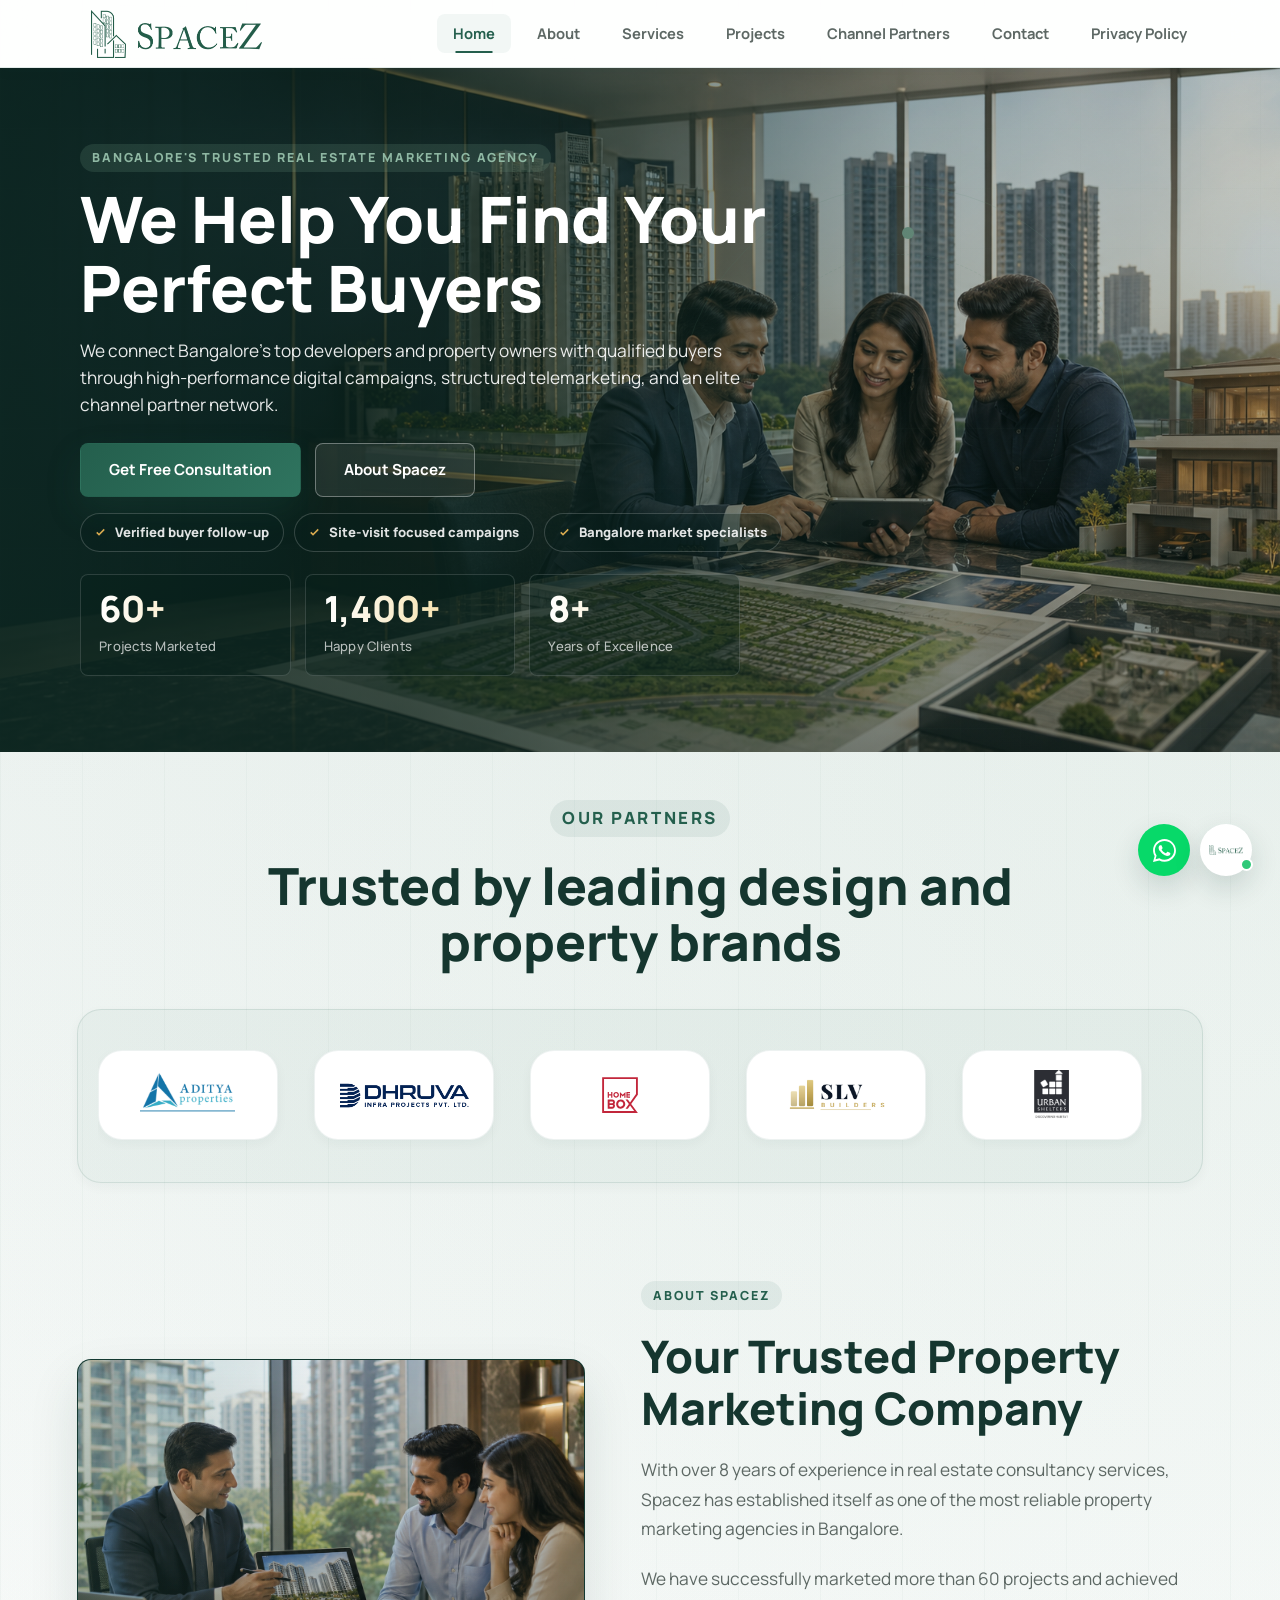
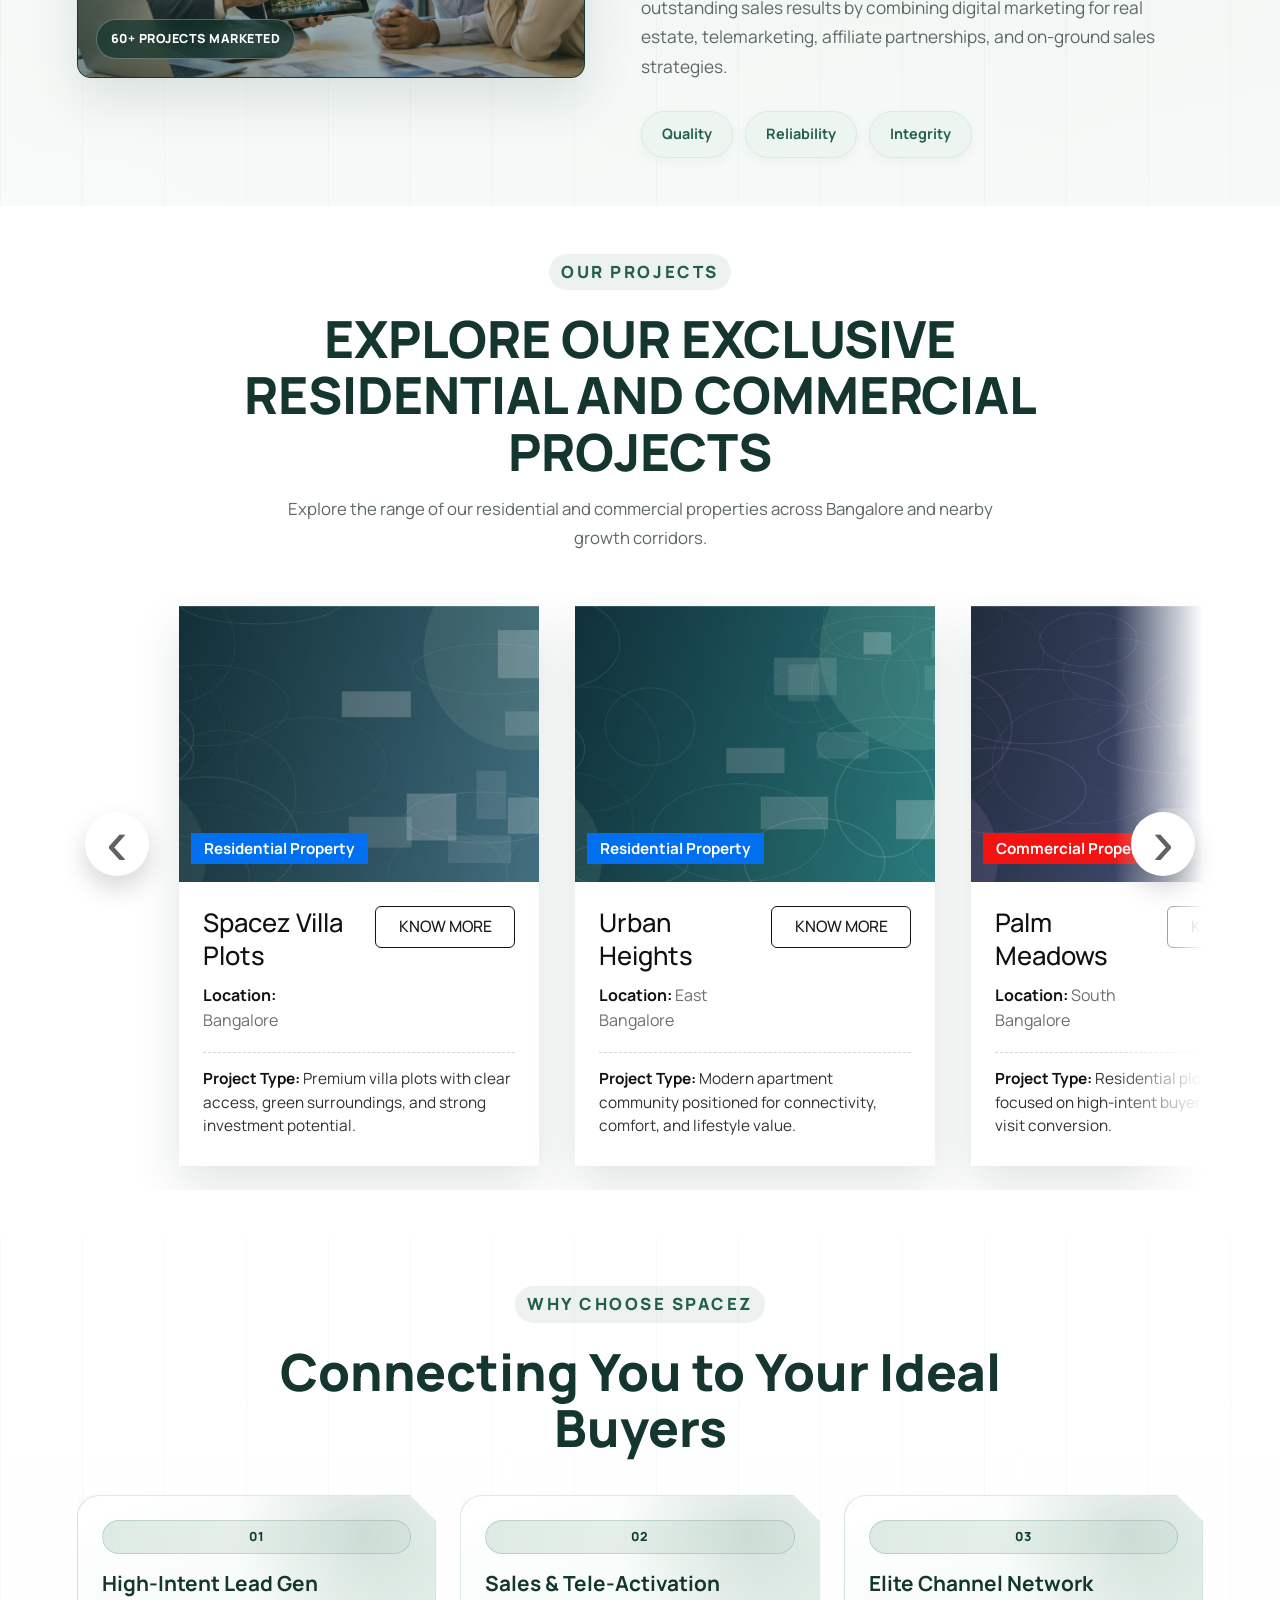
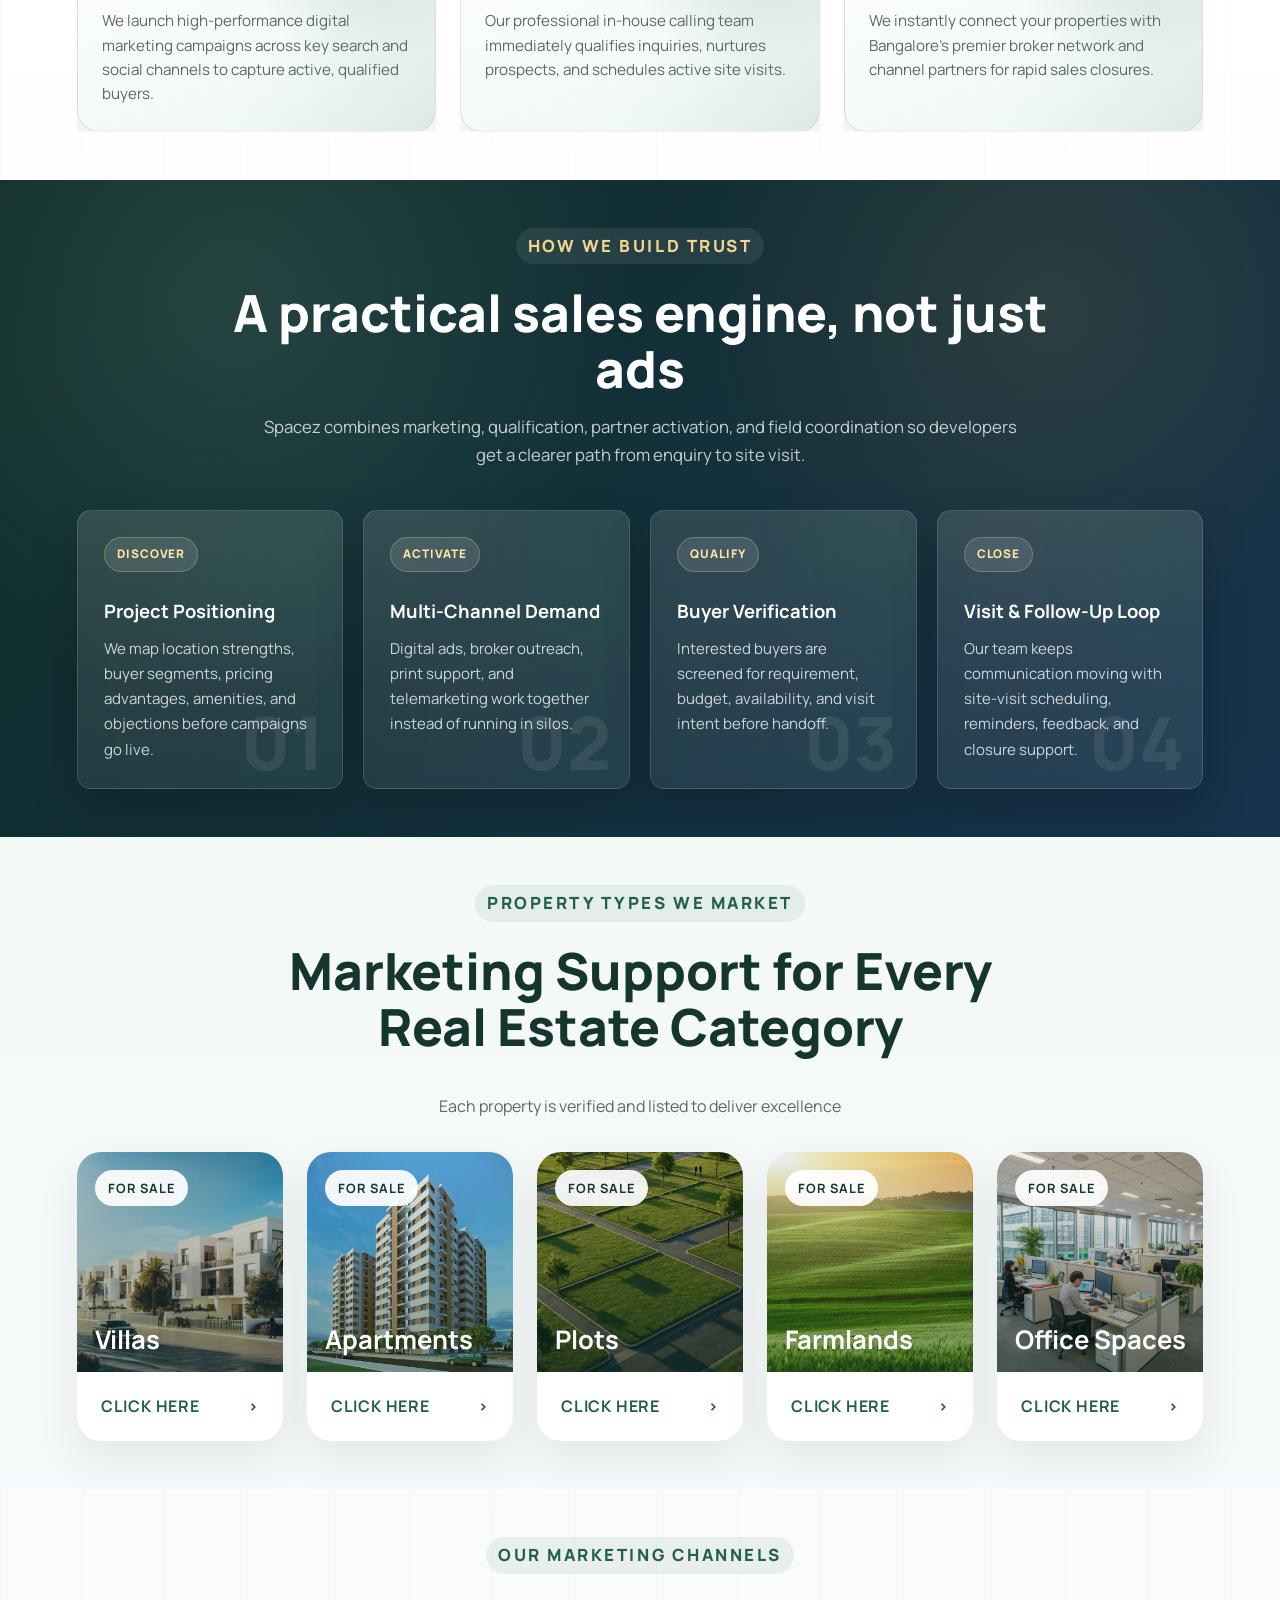
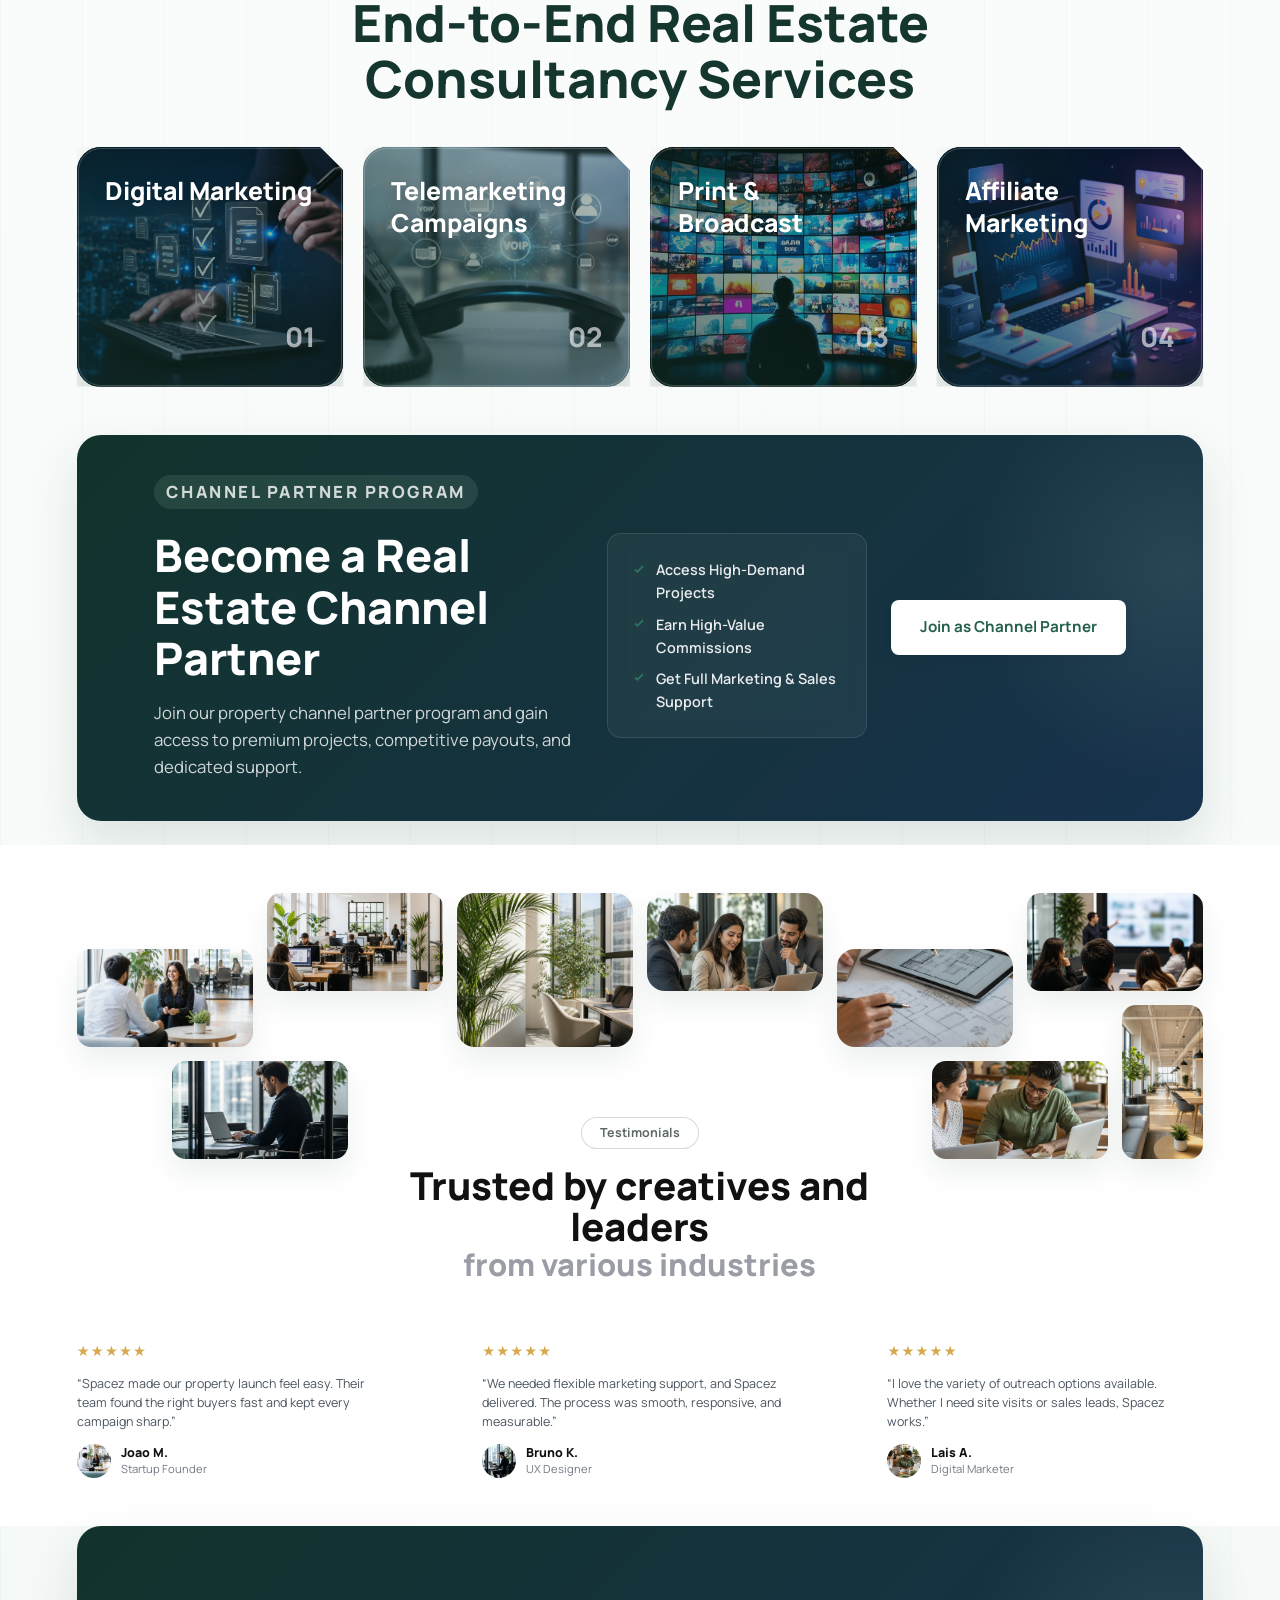
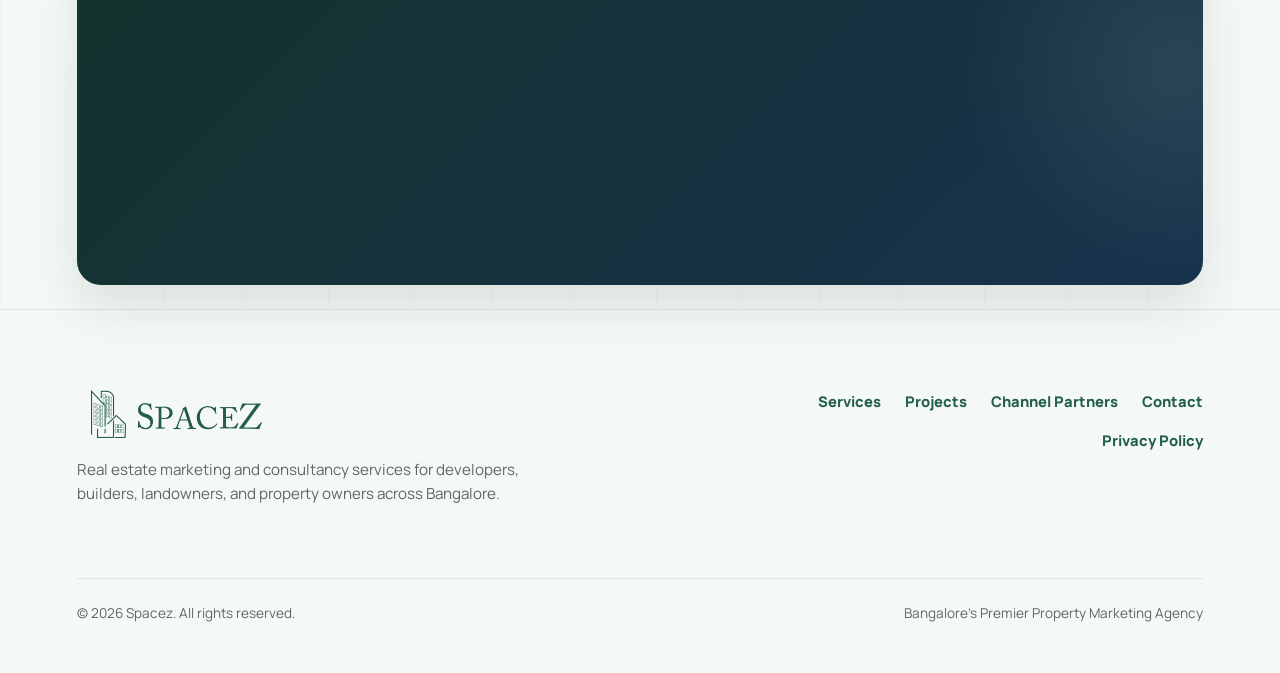
<file: index.html>
<!DOCTYPE html>
<html lang="en">
<head>
  <meta charset="UTF-8">
  <meta name="viewport" content="width=device-width, initial-scale=1.0">
  <title>Spacez | Real Estate Marketing Agency in Bangalore</title>
  <meta name="description" content="Spacez helps developers, builders, and property owners in Bangalore find qualified buyers through digital marketing, telemarketing, channel partners, and real estate consultancy.">
  <link rel="preconnect" href="https://fonts.googleapis.com">
  <link rel="preconnect" href="https://fonts.gstatic.com" crossorigin>
  <link href="https://fonts.googleapis.com/css2?family=Manrope:wght@400;500;600;700;800&display=swap" rel="stylesheet">
  <link rel="stylesheet" href="styles.css">
</head>
<body>
  <!-- Header Navigation -->
  <header class="site-header">
    <a class="brand" href="index.html" aria-label="Spacez home">
      <img src="assets/spacez-logo-transparent.png" alt="Spacez">
    </a>
    <input class="nav-toggle" id="nav-toggle" type="checkbox" aria-label="Toggle navigation">
    <label class="nav-button" for="nav-toggle"><span></span><span></span><span></span></label>
    <nav class="nav-links" aria-label="Primary navigation">
      <a class="active" href="index.html">Home</a>
      <a href="about.html">About</a>
      <a href="services.html">Services</a>
      <a href="projects.html">Projects</a>
      <a href="channel-partners.html">Channel Partners</a>
      <a href="contact.html">Contact</a>
      <a href="privacy-policy.html">Privacy Policy</a>
    </nav>
  </header>

  <main>
    <!-- Asymmetric Hero Section -->
    <section class="hero">
      <div class="hero-media" aria-hidden="true"></div>
      <div class="hero-overlay"></div>
      <div class="hero-content">
        <p class="eyebrow">Bangalore's Trusted Real Estate Marketing Agency</p>
        <h1>We Help You Find Your Perfect Buyers</h1>
        <p class="hero-copy">We connect Bangalore's top developers and property owners with qualified buyers through high-performance digital campaigns, structured telemarketing, and an elite channel partner network.</p>
        
        <div class="hero-actions">
          <a class="btn primary" href="contact.html">Get Free Consultation</a>
          <a class="btn ghost" href="about.html">About Spacez</a>
        </div>

        <div class="hero-proof" aria-label="Trust signals">
          <span>Verified buyer follow-up</span>
          <span>Site-visit focused campaigns</span>
          <span>Bangalore market specialists</span>
        </div>
        
        <div class="hero-stats" aria-label="Spacez achievements">
          <div class="hero-stats-item">
            <strong>60+</strong>
            <span>Projects Marketed</span>
          </div>
          <div class="hero-stats-item">
            <strong>1,400+</strong>
            <span>Happy Clients</span>
          </div>
          <div class="hero-stats-item">
            <strong>8+</strong>
            <span>Years of Excellence</span>
          </div>
        </div>
      </div>
    </section>

    <!-- Partner Logo Carousel -->
    <section class="section partners-marquee">
      <div class="section-heading center">
        <p class="eyebrow dark">Our Partners</p>
        <h2>Trusted by leading design and property brands</h2>
      </div>

      <div class="partner-marquee" aria-label="Partner logos running from left to right">
        <div class="marquee-mask">
          <div class="marquee-track">
            <div class="marquee-group">
              <div class="partner-logo"><img src="assets/partners/Aditya properties.png" alt="Aditya Properties logo"></div>
              <div class="partner-logo"><img src="assets/partners/dhruva infra.png" alt="Dhruva Infratech logo"></div>
              <div class="partner-logo"><img src="assets/partners/homebox.svg" alt="HomeBox logo"></div>
              <div class="partner-logo"><img src="assets/partners/slv builders.png" alt="SLV Builders logo"></div>
              <div class="partner-logo"><img src="assets/partners/urban shelters.png" alt="Urban Shelters logo"></div>
              <div class="partner-logo"><img src="assets/partners/vaishnavi developers8.webp" alt="Vaishnavi Developers logo"></div>
              <div class="partner-logo"><img src="assets/partners/yuva infra.avif" alt="Yuva Infra logo"></div>
              <div class="partner-logo partner-logo--text"><span>GK Shelters</span></div>
            </div>
            <div class="marquee-group" aria-hidden="true">
              <div class="partner-logo"><img src="assets/partners/Aditya properties.png" alt="Aditya Properties logo"></div>
              <div class="partner-logo"><img src="assets/partners/dhruva infra.png" alt="Dhruva Infratech logo"></div>
              <div class="partner-logo"><img src="assets/partners/homebox.svg" alt="HomeBox logo"></div>
              <div class="partner-logo"><img src="assets/partners/slv builders.png" alt="SLV Builders logo"></div>
              <div class="partner-logo"><img src="assets/partners/urban shelters.png" alt="Urban Shelters logo"></div>
              <div class="partner-logo"><img src="assets/partners/vaishnavi developers8.webp" alt="Vaishnavi Developers logo"></div>
              <div class="partner-logo"><img src="assets/partners/yuva infra.avif" alt="Yuva Infra logo"></div>
            </div>
          </div>
        </div>
      </div>
    </section>

    <!-- Split Brand About Section -->
    <section class="section split about-overview">
      <div class="about-proof-side">
        <figure class="about-trust-image">
          <img src="assets/about.webp" alt="Spacez real estate marketing consultation">
        </figure>
      </div>
      <div class="section-copy">
        <p class="eyebrow dark">About Spacez</p>
        <h2>Your Trusted Property Marketing Company</h2>
        <p>With over 8 years of experience in real estate consultancy services, Spacez has established itself as one of the most reliable property marketing agencies in Bangalore.</p>
        <p>We have successfully marketed more than 60 projects and achieved outstanding sales results by combining digital marketing for real estate, telemarketing, affiliate partnerships, and on-ground sales strategies.</p>
        <div class="value-row">
          <span>Quality</span>
          <span>Reliability</span>
          <span>Integrity</span>
        </div>
      </div>
    </section>

    <!-- Featured Projects Slider -->
    <section class="section home-project-showcase" aria-labelledby="home-projects-title">
      <div class="section-heading center">
        <p class="eyebrow dark">Our Projects</p>
        <h2 id="home-projects-title">Explore Our Exclusive Residential and Commercial Projects</h2>
        <p class="section-subtitle">Explore the range of our residential and commercial properties across Bangalore and nearby growth corridors.</p>
      </div>

      <div class="project-slider" data-project-slider>
        <button class="project-slider-btn project-slider-btn--prev" type="button" aria-label="Previous project" data-project-prev>
          <span aria-hidden="true">&lsaquo;</span>
        </button>

        <div class="project-slider-track" tabindex="0" aria-label="Featured project carousel">
          <article class="showcase-project-card">
            <figure>
              <img src="assets/hero-services.png" alt="Spacez Villa Plots project">
              <figcaption class="project-type project-type--residential">Residential Property</figcaption>
            </figure>
            <div class="showcase-project-body">
              <div>
                <h3>Spacez Villa Plots</h3>
                <p class="project-location"><strong>Location:</strong> Bangalore</p>
              </div>
              <a class="project-know-more" href="contact.html">Know More</a>
              <p class="project-description"><strong>Project Type:</strong> Premium villa plots with clear access, green surroundings, and strong investment potential.</p>
            </div>
          </article>

          <article class="showcase-project-card">
            <figure>
              <img src="assets/hero-digital-marketing.png" alt="Urban Heights apartment project">
              <figcaption class="project-type project-type--residential">Residential Property</figcaption>
            </figure>
            <div class="showcase-project-body">
              <div>
                <h3>Urban Heights</h3>
                <p class="project-location"><strong>Location:</strong> East Bangalore</p>
              </div>
              <a class="project-know-more" href="contact.html">Know More</a>
              <p class="project-description"><strong>Project Type:</strong> Modern apartment community positioned for connectivity, comfort, and lifestyle value.</p>
            </div>
          </article>

          <article class="showcase-project-card">
            <figure>
              <img src="assets/hero-affiliate-marketing.png" alt="Palm Meadows residential plot project">
              <figcaption class="project-type project-type--commercial">Commercial Property</figcaption>
            </figure>
            <div class="showcase-project-body">
              <div>
                <h3>Palm Meadows</h3>
                <p class="project-location"><strong>Location:</strong> South Bangalore</p>
              </div>
              <a class="project-know-more" href="contact.html">Know More</a>
              <p class="project-description"><strong>Project Type:</strong> Residential plot campaign focused on high-intent buyers and fast site visit conversion.</p>
            </div>
          </article>

          <article class="showcase-project-card">
            <figure>
              <img src="assets/hero-channel-partners.png" alt="Green Acres farm plot project">
              <figcaption class="project-type project-type--residential">Residential Property</figcaption>
            </figure>
            <div class="showcase-project-body">
              <div>
                <h3>Green Acres</h3>
                <p class="project-location"><strong>Location:</strong> North Bangalore</p>
              </div>
              <a class="project-know-more" href="contact.html">Know More</a>
              <p class="project-description"><strong>Project Type:</strong> Managed farm plots for open-land buyers and long-term appreciation.</p>
            </div>
          </article>

          <article class="showcase-project-card">
            <figure>
              <img src="assets/spacez-hero.png" alt="Spacez County completed project">
              <figcaption class="project-type project-type--commercial">Commercial Property</figcaption>
            </figure>
            <div class="showcase-project-body">
              <div>
                <h3>Spacez County</h3>
                <p class="project-location"><strong>Location:</strong> Bangalore Outskirts</p>
              </div>
              <a class="project-know-more" href="contact.html">Know More</a>
              <p class="project-description"><strong>Project Type:</strong> Completed residential plot campaign with strong buyer response and closure support.</p>
            </div>
          </article>
        </div>

        <button class="project-slider-btn project-slider-btn--next" type="button" aria-label="Next project" data-project-next>
          <span aria-hidden="true">&rsaquo;</span>
        </button>
      </div>
    </section>

    <!-- Why Choose Spacez Feature Grid -->
    <section class="section">
      <div class="section-heading center">
        <p class="eyebrow dark">Why Choose Spacez</p>
        <h2>Connecting You to Your Ideal Buyers</h2>
      </div>
      <div class="card-grid">
        <article class="feature-card">
          <span class="card-icon">01</span>
          <h3>High-Intent Lead Gen</h3>
          <p>We launch high-performance digital marketing campaigns across key search and social channels to capture active, qualified buyers.</p>
        </article>
        <article class="feature-card">
          <span class="card-icon">02</span>
          <h3>Sales & Tele-Activation</h3>
          <p>Our professional in-house calling team immediately qualifies inquiries, nurtures prospects, and schedules active site visits.</p>
        </article>
        <article class="feature-card">
          <span class="card-icon">03</span>
          <h3>Elite Channel Network</h3>
          <p>We instantly connect your properties with Bangalore's premier broker network and channel partners for rapid sales closures.</p>
        </article>
      </div>
    </section>

    <!-- Method Section -->
    <section class="section process-section">
      <div class="section-heading center">
        <p class="eyebrow dark">How We Build Trust</p>
        <h2>A practical sales engine, not just ads</h2>
        <p class="section-subtitle">Spacez combines marketing, qualification, partner activation, and field coordination so developers get a clearer path from enquiry to site visit.</p>
      </div>
      <div class="process-grid">
        <article class="process-card">
          <span>Discover</span>
          <h3>Project Positioning</h3>
          <p>We map location strengths, buyer segments, pricing advantages, amenities, and objections before campaigns go live.</p>
        </article>
        <article class="process-card">
          <span>Activate</span>
          <h3>Multi-Channel Demand</h3>
          <p>Digital ads, broker outreach, print support, and telemarketing work together instead of running in silos.</p>
        </article>
        <article class="process-card">
          <span>Qualify</span>
          <h3>Buyer Verification</h3>
          <p>Interested buyers are screened for requirement, budget, availability, and visit intent before handoff.</p>
        </article>
        <article class="process-card">
          <span>Close</span>
          <h3>Visit & Follow-Up Loop</h3>
          <p>Our team keeps communication moving with site-visit scheduling, reminders, feedback, and closure support.</p>
        </article>
      </div>
    </section>

    <!-- Property Types Section -->
    <section class="section muted">
      <div class="section-heading center">
        <p class="eyebrow dark">Property Types We Market</p>
        <h2>Marketing Support for Every Real Estate Category</h2>
      </div>

      <p class="property-market-copy">Each property is verified and listed to deliver excellence</p>

      <div class="property-market-grid">
        <article class="market-card">
          <div class="market-card-image" style="background-image:url('assets/villas.jpg');">
            <span class="market-card-label">For Sale</span>
            <h3>Villas</h3>
          </div>
          <a class="market-card-link" href="contact.html">Click here <span aria-hidden="true">›</span></a>
        </article>
        <article class="market-card">
          <div class="market-card-image" style="background-image:url('assets/Apartment.jpg');">
            <span class="market-card-label">For Sale</span>
            <h3>Apartments</h3>
          </div>
          <a class="market-card-link" href="contact.html">Click here <span aria-hidden="true">›</span></a>
        </article>
        <article class="market-card">
          <div class="market-card-image" style="background-image:url('assets/plots.jpg');">
            <span class="market-card-label">For Sale</span>
            <h3>Plots</h3>
          </div>
          <a class="market-card-link" href="contact.html">Click here <span aria-hidden="true">›</span></a>
        </article>
        <article class="market-card">
          <div class="market-card-image" style="background-image:url('assets/farm\ lands.jpg');">
            <span class="market-card-label">For Sale</span>
            <h3>Farmlands</h3>
          </div>
          <a class="market-card-link" href="contact.html">Click here <span aria-hidden="true">›</span></a>
        </article>
        <article class="market-card">
          <div class="market-card-image" style="background-image:url('assets/Office.jpg');">
            <span class="market-card-label">For Sale</span>
            <h3>Office Spaces</h3>
          </div>
          <a class="market-card-link" href="contact.html">Click here <span aria-hidden="true">›</span></a>
        </article>
      </div>
    </section>

    <!-- Marketing Channels Grid -->
    <section class="section">
      <div class="section-heading center">
        <p class="eyebrow dark">Our Marketing Channels</p>
        <h2>End-to-End Real Estate Consultancy Services</h2>
      </div>
      <div class="channel-list">
        <a href="digital-marketing.html">
          <img src="assets/digital-marketing-card.png" alt="Digital marketing campaign for real estate">
          <h3>Digital Marketing</h3>
          <span>01</span>
        </a>
        <a href="telemarketing.html">
          <img src="assets/telemarketing-card.jpg" alt="Telemarketing campaign support">
          <h3>Telemarketing Campaigns</h3>
          <span>02</span>
        </a>
        <a href="print-broadcast-marketing.html">
          <img src="assets/print-broadcast-card.jpg" alt="Print and broadcast marketing materials">
          <h3>Print & Broadcast</h3>
          <span>03</span>
        </a>
        <a href="affiliate-marketing.html">
          <img src="assets/affiliate-marketing-card.jpg" alt="Affiliate marketing partner network">
          <h3>Affiliate Marketing</h3>
          <span>04</span>
        </a>
      </div>
    </section>

    <!-- Partner Callout Box -->
    <section class="partner-callout">
      <div>
        <p class="eyebrow">Channel Partner Program</p>
        <h2>Become a Real Estate Channel Partner</h2>
        <p>Join our property channel partner program and gain access to premium projects, competitive payouts, and dedicated support.</p>
      </div>
      <ul class="check-list">
        <li>Access High-Demand Projects</li>
        <li>Earn High-Value Commissions</li>
        <li>Get Full Marketing & Sales Support</li>
      </ul>
      <div>
        <a class="btn light" href="channel-partners.html">Join as Channel Partner</a>
      </div>
    </section>

    <!-- Testimonials Section -->
    <section class="section testimonials-section">
      <div class="testimonial-showcase">
        <div class="testimonial-image-grid">
          <div class="testimonial-photo tile-1" style="background-image:url('assets/testimonial-workspace-lounge.png');"></div>
          <div class="testimonial-photo tile-2" style="background-image:url('assets/testimonial-workspace-desks.png');"></div>
          <div class="testimonial-photo tile-3" style="background-image:url('assets/testimonial-workspace-meeting.png');"></div>
          <div class="testimonial-photo tile-4" style="background-image:url('assets/testimonial-workspace-plants.png');"></div>
          <div class="testimonial-photo tile-5" style="background-image:url('assets/testimonial-workspace-roundtable.png');"></div>
          <div class="testimonial-photo tile-6" style="background-image:url('assets/testimonial-workspace-plans.png');"></div>
          <div class="testimonial-photo tile-7" style="background-image:url('assets/testimonial-workspace-presentation.png');"></div>
          <div class="testimonial-photo tile-8" style="background-image:url('assets/testimonial-workspace-cafe.png');"></div>
          <div class="testimonial-photo tile-9" style="background-image:url('assets/testimonial-workspace-open.png');"></div>
          <div class="testimonial-copy">
            <span>Testimonials</span>
            <h2>Trusted by creatives and leaders</h2>
            <p>from various industries</p>
          </div>
        </div>

        <div class="testimonial-card-grid">
          <article class="testimonial-card">
            <div class="testimonial-stars">&#9733;&#9733;&#9733;&#9733;&#9733;</div>
            <p>&ldquo;Spacez made our property launch feel easy. Their team found the right buyers fast and kept every campaign sharp.&rdquo;</p>
            <div class="testimonial-author">
              <span class="testimonial-avatar" style="background-image:url('assets/testimonial-workspace-lounge.png');"></span>
              <strong>Joao M.</strong>
              <span>Startup Founder</span>
            </div>
          </article>

          <article class="testimonial-card">
            <div class="testimonial-stars">&#9733;&#9733;&#9733;&#9733;&#9733;</div>
            <p>&ldquo;We needed flexible marketing support, and Spacez delivered. The process was smooth, responsive, and measurable.&rdquo;</p>
            <div class="testimonial-author">
              <span class="testimonial-avatar" style="background-image:url('assets/testimonial-workspace-meeting.png');"></span>
              <strong>Bruno K.</strong>
              <span>UX Designer</span>
            </div>
          </article>

          <article class="testimonial-card">
            <div class="testimonial-stars">&#9733;&#9733;&#9733;&#9733;&#9733;</div>
            <p>&ldquo;I love the variety of outreach options available. Whether I need site visits or sales leads, Spacez works.&rdquo;</p>
            <div class="testimonial-author">
              <span class="testimonial-avatar" style="background-image:url('assets/testimonial-workspace-cafe.png');"></span>
              <strong>Lais A.</strong>
              <span>Digital Marketer</span>
            </div>
          </article>
        </div>
      </div>
    </section>

    <!-- Final High-Impact CTA -->
    <section class="final-cta">
      <div>
        <p class="eyebrow">Ready to Market Your Property Successfully?</p>
        <h2>Partner with Bangalore's leading real estate marketing experts.</h2>
        <p>Whether you're launching a new project or selling premium inventory, our team is ready to deliver fast sales closures.</p>
      </div>
      <div class="hero-actions">
        <a class="btn light" href="contact.html">Book Free Consultation</a>
        <a class="btn outline-light" href="contact.html">Contact Us</a>
      </div>
    </section>
  </main>

  <!-- Complete Premium Footer -->
  <footer class="site-footer">
    <div>
      <a class="brand footer-brand" href="index.html">
        <img src="assets/spacez-logo-transparent.png" alt="Spacez">
      </a>
      <p>Real estate marketing and consultancy services for developers, builders, landowners, and property owners across Bangalore.</p>
    </div>
    <div class="footer-links">
      <nav class="footer-nav" aria-label="Footer Navigation">
        <a href="services.html">Services</a>
        <a href="projects.html">Projects</a>
      <a href="channel-partners.html">Channel Partners</a>
        <a href="contact.html">Contact</a>
        <a href="privacy-policy.html">Privacy Policy</a>
      </nav>
    </div>
    <div class="footer-credit">
      <span>&copy; 2026 Spacez. All rights reserved.</span>
      <span>Bangalore's Premier Property Marketing Agency</span>
    </div>
  </footer>

  <!-- Floating Consultation Widget -->
  <div class="floating-widget" aria-label="Quick consultation">
    <a class="floating-btn" href="contact.html" title="Get Free Consultation" aria-label="Get Free Consultation">
      <svg width="24" height="24" viewBox="0 0 24 24" fill="none" stroke="currentColor" stroke-width="2.5" stroke-linecap="round" stroke-linejoin="round"><path d="M21 15a2 2 0 0 1-2 2H7l-4 4V5a2 2 0 0 1 2-2h14a2 2 0 0 1 2 2z"></path></svg>
    </a>
  </div>
  <script src="site-animations.js"></script>
  <script src="chat-widget.js"></script>
</body>
</html>
</file>
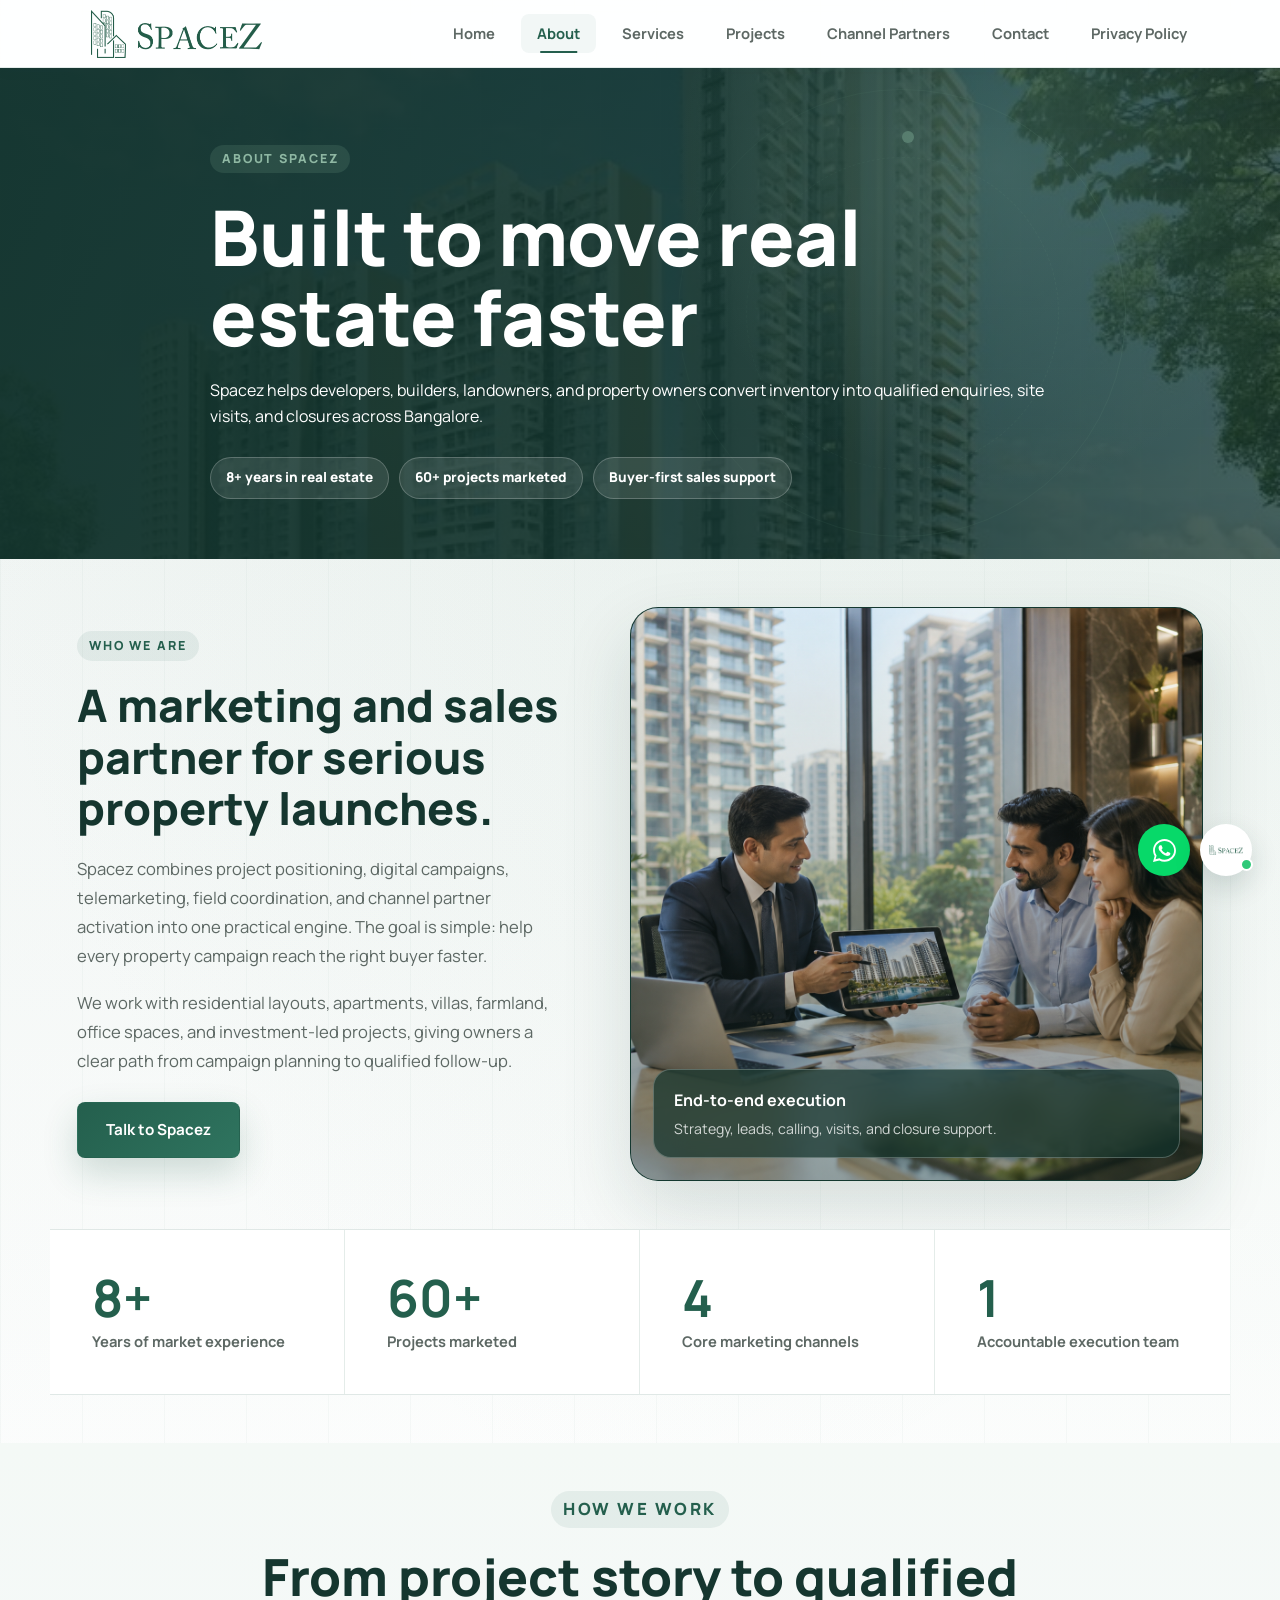
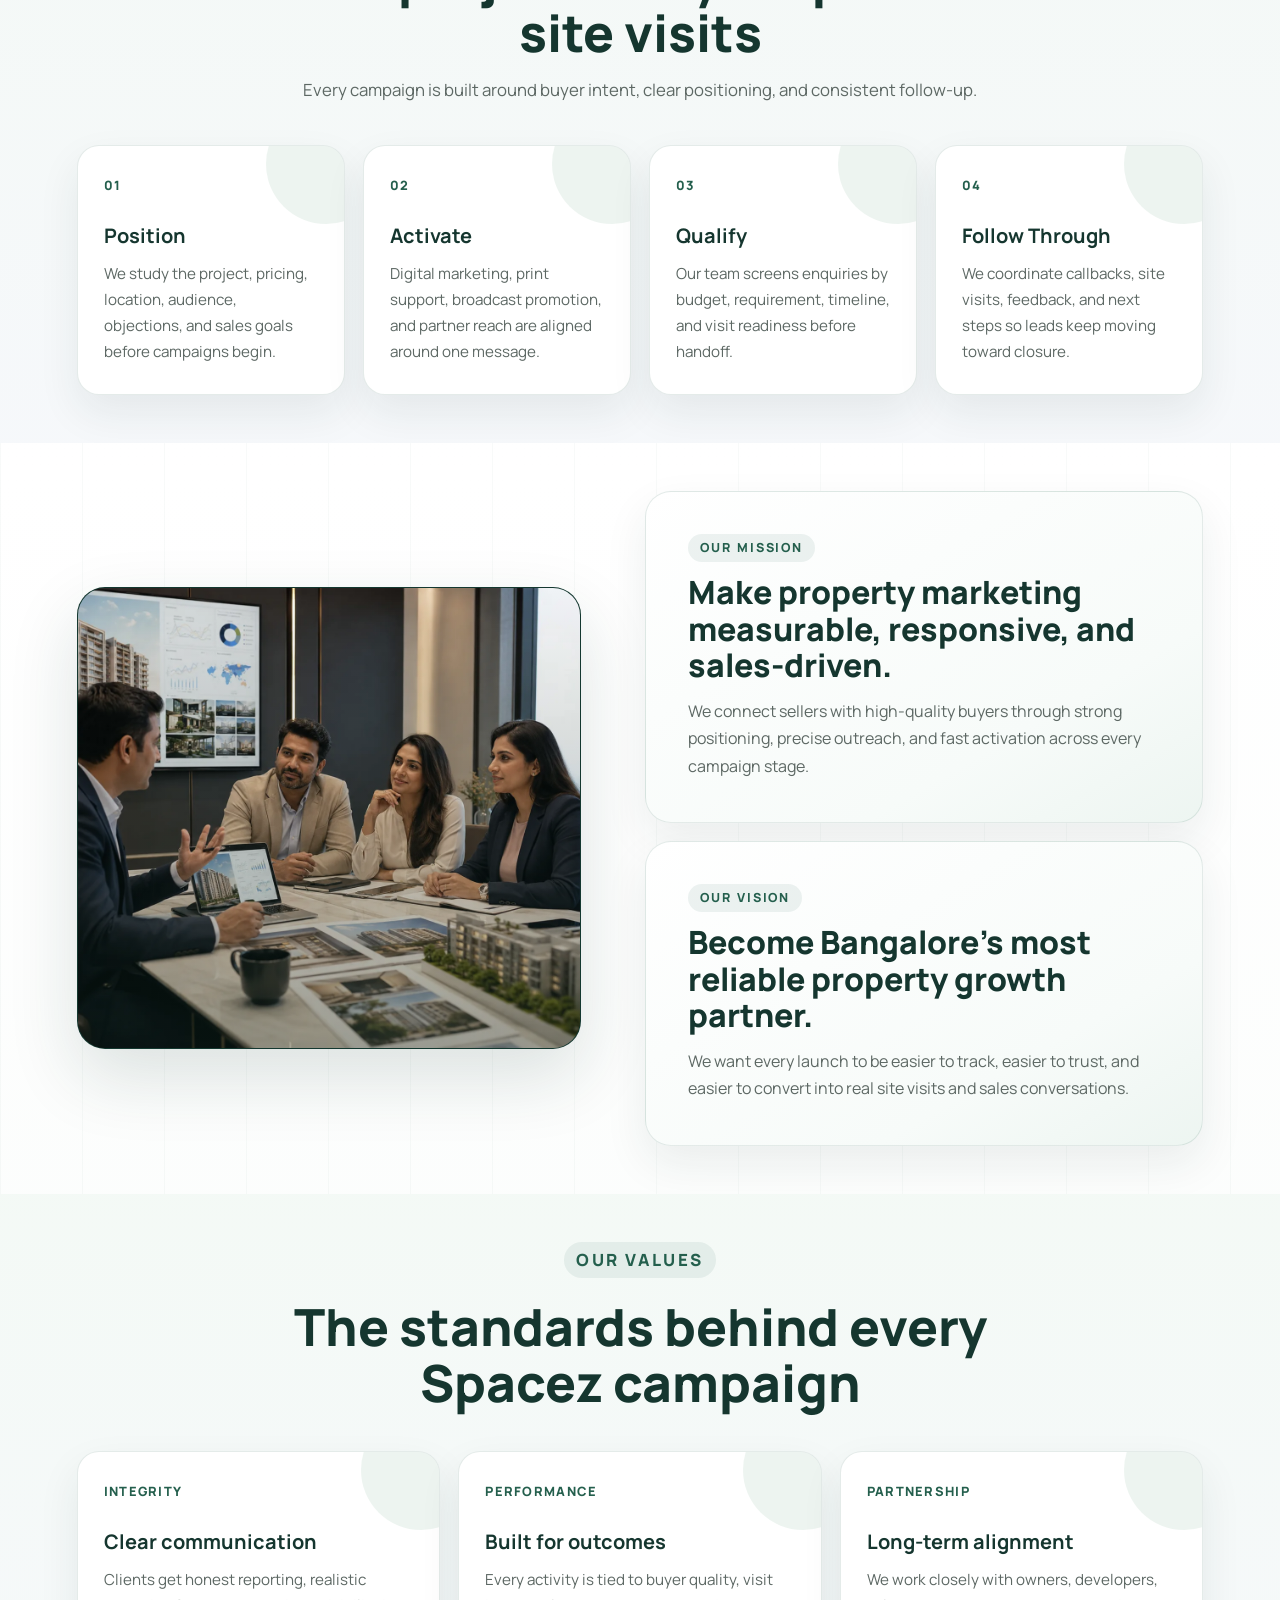
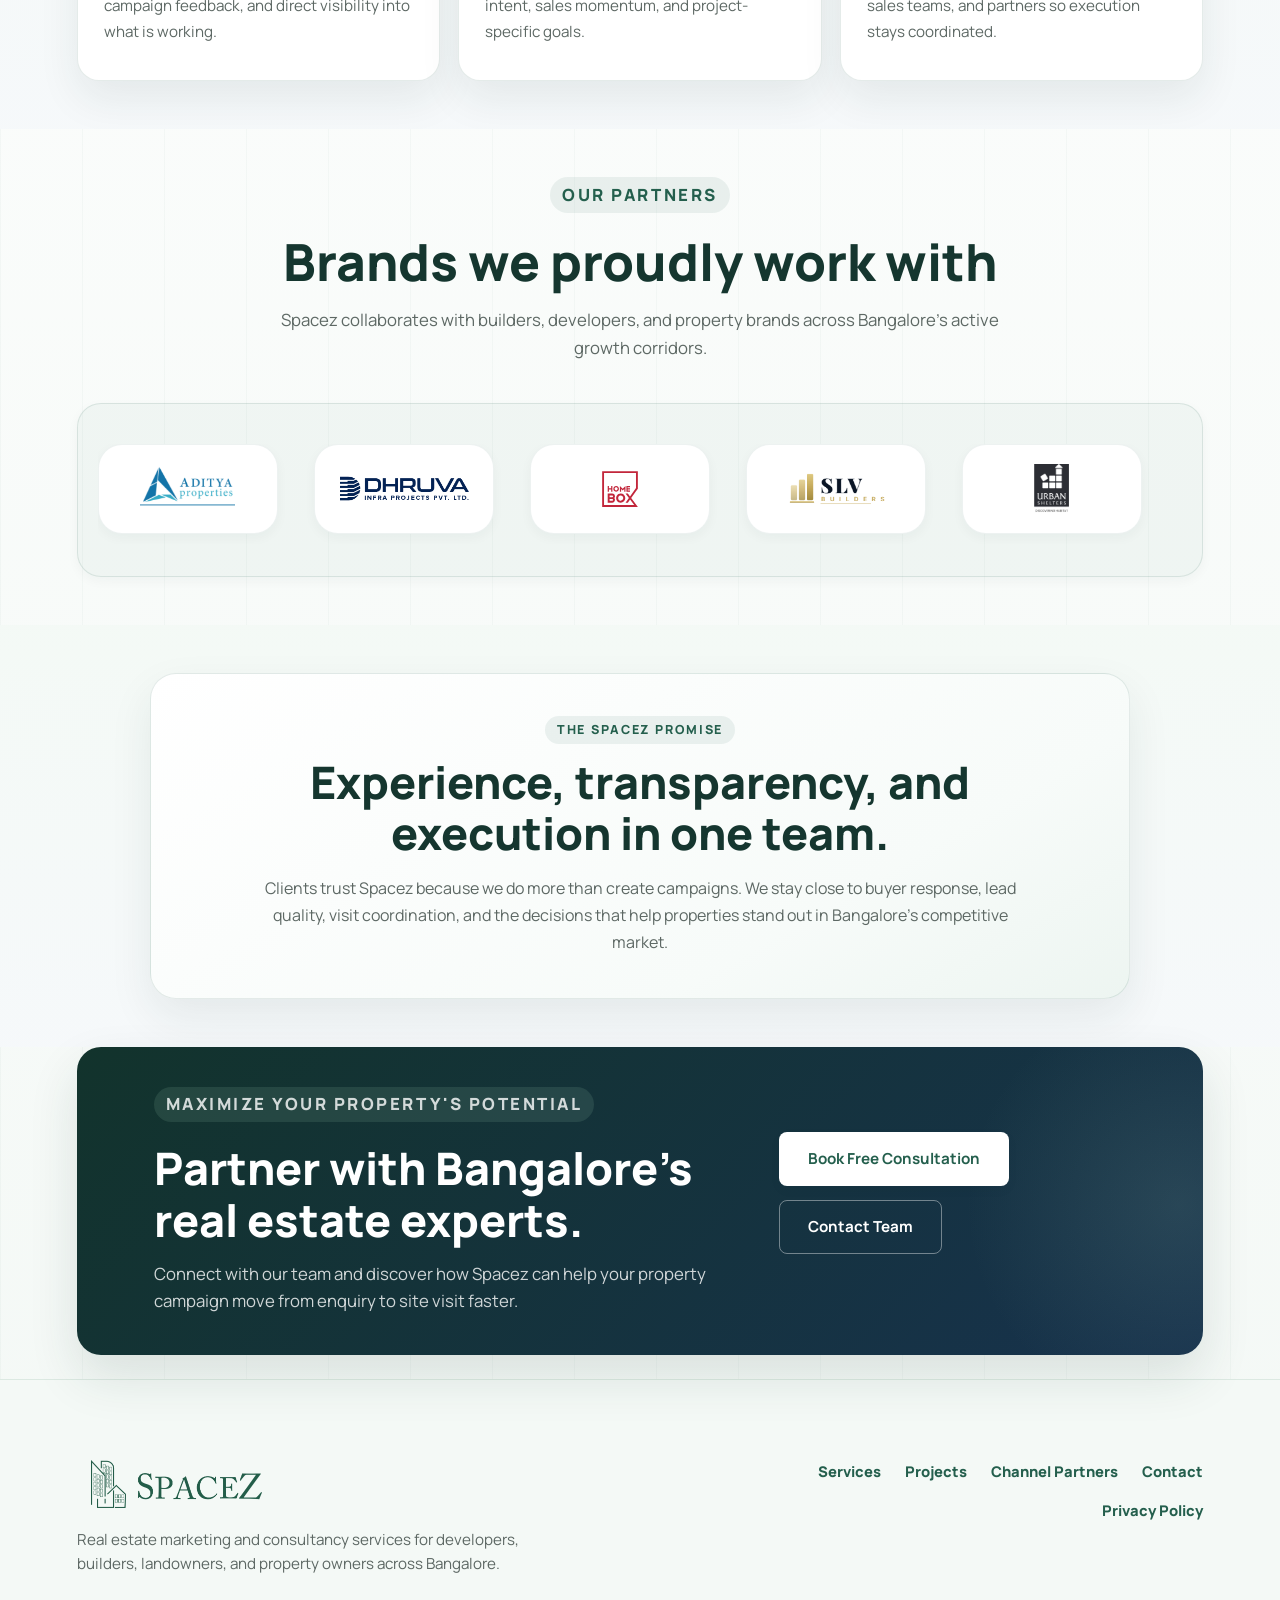
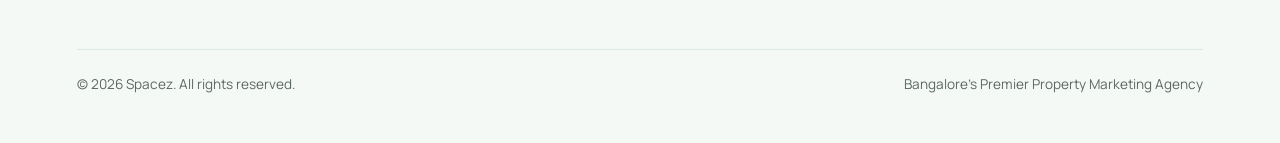
<file: about.html>
<!DOCTYPE html>
<html lang="en">
<head>
  <meta charset="UTF-8">
  <meta name="viewport" content="width=device-width, initial-scale=1.0">
  <title>About Spacez | Real Estate Marketing Experts in Bangalore</title>
  <meta name="description" content="Discover Spacez, Bangalore's trusted property marketing and consultancy company. We specialize in residential marketing, investor projects, and partner collaborations.">
  <link rel="preconnect" href="https://fonts.googleapis.com">
  <link rel="preconnect" href="https://fonts.gstatic.com" crossorigin>
  <link href="https://fonts.googleapis.com/css2?family=Manrope:wght@400;500;600;700;800&display=swap" rel="stylesheet">
  <link rel="stylesheet" href="styles.css">
</head>
<body>
  <!-- Header Navigation -->
  <header class="site-header">
    <a class="brand" href="index.html" aria-label="Spacez home">
      <img src="assets/spacez-logo-transparent.png" alt="Spacez">
    </a>
    <input class="nav-toggle" id="nav-toggle" type="checkbox" aria-label="Toggle navigation">
    <label class="nav-button" for="nav-toggle"><span></span><span></span><span></span></label>
    <nav class="nav-links" aria-label="Primary navigation">
      <a href="index.html">Home</a>
      <a class="active" href="about.html">About</a>
      <a href="services.html">Services</a>
      <a href="projects.html">Projects</a>
      <a href="channel-partners.html">Channel Partners</a>
      <a href="contact.html">Contact</a>
      <a href="privacy-policy.html">Privacy Policy</a>
    </nav>
  </header>

  <main>
    <!-- Page Hero Section -->
    <section class="page-hero about-hero about-hero-redesign">
      <div class="page-hero-content about-hero-content">
        <p class="eyebrow">About Spacez</p>
        <h1>Built to move real estate faster</h1>
        <p>Spacez helps developers, builders, landowners, and property owners convert inventory into qualified enquiries, site visits, and closures across Bangalore.</p>
        <div class="about-hero-proof" aria-label="Spacez proof points">
          <span>8+ years in real estate</span>
          <span>60+ projects marketed</span>
          <span>Buyer-first sales support</span>
        </div>
      </div>
    </section>

    <!-- Story Section -->
    <section class="section about-story-section">
      <div class="about-story-grid">
        <div class="about-story-copy">
          <p class="eyebrow dark">Who We Are</p>
          <h2>A marketing and sales partner for serious property launches.</h2>
          <p>Spacez combines project positioning, digital campaigns, telemarketing, field coordination, and channel partner activation into one practical engine. The goal is simple: help every property campaign reach the right buyer faster.</p>
          <p>We work with residential layouts, apartments, villas, farmland, office spaces, and investment-led projects, giving owners a clear path from campaign planning to qualified follow-up.</p>
          <a class="btn primary" href="contact.html">Talk to Spacez</a>
        </div>
        <div class="about-story-media">
          <img src="assets/about.webp" alt="Spacez real estate marketing consultation">
          <div class="about-media-note">
            <strong>End-to-end execution</strong>
            <span>Strategy, leads, calling, visits, and closure support.</span>
          </div>
        </div>
      </div>
    </section>

    <!-- Metrics Section -->
    <section class="about-metrics-band" aria-label="Spacez performance highlights">
      <article>
        <strong>8+</strong>
        <span>Years of market experience</span>
      </article>
      <article>
        <strong>60+</strong>
        <span>Projects marketed</span>
      </article>
      <article>
        <strong>4</strong>
        <span>Core marketing channels</span>
      </article>
      <article>
        <strong>1</strong>
        <span>Accountable execution team</span>
      </article>
    </section>

    <!-- Method Section -->
    <section class="section about-method-section muted">
      <div class="section-heading center">
        <p class="eyebrow dark">How We Work</p>
        <h2>From project story to qualified site visits</h2>
        <p class="section-subtitle">Every campaign is built around buyer intent, clear positioning, and consistent follow-up.</p>
      </div>
      <div class="about-method-grid">
        <article>
          <span>01</span>
          <h3>Position</h3>
          <p>We study the project, pricing, location, audience, objections, and sales goals before campaigns begin.</p>
        </article>
        <article>
          <span>02</span>
          <h3>Activate</h3>
          <p>Digital marketing, print support, broadcast promotion, and partner reach are aligned around one message.</p>
        </article>
        <article>
          <span>03</span>
          <h3>Qualify</h3>
          <p>Our team screens enquiries by budget, requirement, timeline, and visit readiness before handoff.</p>
        </article>
        <article>
          <span>04</span>
          <h3>Follow Through</h3>
          <p>We coordinate callbacks, site visits, feedback, and next steps so leads keep moving toward closure.</p>
        </article>
      </div>
    </section>

    <!-- Mission Vision Section -->
    <section class="section about-focus-section">
      <div class="about-focus-grid">
        <div class="about-focus-image">
          <img src="assets/mission.webp" alt="Spacez mission and property marketing planning">
        </div>
        <div class="about-focus-cards">
          <article>
            <p class="eyebrow dark">Our Mission</p>
            <h2>Make property marketing measurable, responsive, and sales-driven.</h2>
            <p>We connect sellers with high-quality buyers through strong positioning, precise outreach, and fast activation across every campaign stage.</p>
          </article>
          <article>
            <p class="eyebrow dark">Our Vision</p>
            <h2>Become Bangalore's most reliable property growth partner.</h2>
            <p>We want every launch to be easier to track, easier to trust, and easier to convert into real site visits and sales conversations.</p>
          </article>
        </div>
      </div>
    </section>

    <!-- Values Section -->
    <section class="section about-values-redesign muted">
      <div class="section-heading center">
        <p class="eyebrow dark">Our Values</p>
        <h2>The standards behind every Spacez campaign</h2>
      </div>
      <div class="about-values-redesign-grid">
        <article>
          <span>Integrity</span>
          <h3>Clear communication</h3>
          <p>Clients get honest reporting, realistic campaign feedback, and direct visibility into what is working.</p>
        </article>
        <article>
          <span>Performance</span>
          <h3>Built for outcomes</h3>
          <p>Every activity is tied to buyer quality, visit intent, sales momentum, and project-specific goals.</p>
        </article>
        <article>
          <span>Partnership</span>
          <h3>Long-term alignment</h3>
          <p>We work closely with owners, developers, sales teams, and partners so execution stays coordinated.</p>
        </article>
      </div>
    </section>

    <!-- Partners Section -->
    <section class="section about-partners-section">
      <div class="section-heading center">
        <p class="eyebrow dark">Our Partners</p>
        <h2>Brands we proudly work with</h2>
        <p class="section-subtitle">Spacez collaborates with builders, developers, and property brands across Bangalore's active growth corridors.</p>
      </div>

      <div class="partner-marquee" aria-label="Partner logos running from left to right">
        <div class="marquee-mask">
          <div class="marquee-track">
            <div class="marquee-group">
              <div class="partner-logo"><img src="assets/partners/Aditya properties.png" alt="Aditya Properties logo"></div>
              <div class="partner-logo"><img src="assets/partners/dhruva infra.png" alt="Dhruva Infratech logo"></div>
              <div class="partner-logo"><img src="assets/partners/homebox.svg" alt="HomeBox logo"></div>
              <div class="partner-logo"><img src="assets/partners/slv builders.png" alt="SLV Builders logo"></div>
              <div class="partner-logo"><img src="assets/partners/urban shelters.png" alt="Urban Shelters logo"></div>
              <div class="partner-logo"><img src="assets/partners/vaishnavi developers8.webp" alt="Vaishnavi Developers logo"></div>
              <div class="partner-logo"><img src="assets/partners/yuva infra.avif" alt="Yuva Infra logo"></div>
              <div class="partner-logo partner-logo--text"><span>GK Shelters</span></div>
            </div>
            <div class="marquee-group" aria-hidden="true">
              <div class="partner-logo"><img src="assets/partners/Aditya properties.png" alt="Aditya Properties logo"></div>
              <div class="partner-logo"><img src="assets/partners/dhruva infra.png" alt="Dhruva Infratech logo"></div>
              <div class="partner-logo"><img src="assets/partners/homebox.svg" alt="HomeBox logo"></div>
              <div class="partner-logo"><img src="assets/partners/slv builders.png" alt="SLV Builders logo"></div>
              <div class="partner-logo"><img src="assets/partners/urban shelters.png" alt="Urban Shelters logo"></div>
              <div class="partner-logo"><img src="assets/partners/vaishnavi developers8.webp" alt="Vaishnavi Developers logo"></div>
              <div class="partner-logo"><img src="assets/partners/yuva infra.avif" alt="Yuva Infra logo"></div>
              <div class="partner-logo partner-logo--text"><span>GK Shelters</span></div>
            </div>
          </div>
        </div>
      </div>
    </section>

    <!-- Trust Section -->
    <section class="section about-promise-section muted">
      <div class="about-promise-panel">
        <p class="eyebrow dark">The Spacez Promise</p>
        <h2>Experience, transparency, and execution in one team.</h2>
        <p>Clients trust Spacez because we do more than create campaigns. We stay close to buyer response, lead quality, visit coordination, and the decisions that help properties stand out in Bangalore's competitive market.</p>
      </div>
    </section>

    <!-- Final Call to Action -->
    <section class="final-cta">
      <div>
        <p class="eyebrow">Maximize Your Property's Potential</p>
        <h2>Partner with Bangalore's real estate experts.</h2>
        <p>Connect with our team and discover how Spacez can help your property campaign move from enquiry to site visit faster.</p>
      </div>
      <div class="hero-actions">
        <a class="btn light" href="contact.html">Book Free Consultation</a>
        <a class="btn outline-light" href="contact.html">Contact Team</a>
      </div>
    </section>
  </main>

  <!-- Complete Premium Footer -->
  <footer class="site-footer">
    <div>
      <a class="brand footer-brand" href="index.html">
        <img src="assets/spacez-logo-transparent.png" alt="Spacez">
      </a>
      <p>Real estate marketing and consultancy services for developers, builders, landowners, and property owners across Bangalore.</p>
    </div>
    <div class="footer-links">
      <nav class="footer-nav" aria-label="Footer Navigation">
        <a href="services.html">Services</a>
        <a href="projects.html">Projects</a>
        <a href="channel-partners.html">Channel Partners</a>
        <a href="contact.html">Contact</a>
        <a href="privacy-policy.html">Privacy Policy</a>
      </nav>
    </div>
    <div class="footer-credit">
      <span>&copy; 2026 Spacez. All rights reserved.</span>
      <span>Bangalore's Premier Property Marketing Agency</span>
    </div>
  </footer>

  <!-- Floating Consultation Widget -->
  <div class="floating-widget" aria-label="Quick consultation">
    <a class="floating-btn" href="contact.html" title="Get Free Consultation" aria-label="Get Free Consultation">
      <svg width="24" height="24" viewBox="0 0 24 24" fill="none" stroke="currentColor" stroke-width="2.5" stroke-linecap="round" stroke-linejoin="round">
        <path d="M21 15a2 2 0 0 1-2 2H7l-4 4V5a2 2 0 0 1 2-2h14a2 2 0 0 1 2 2z"></path>
      </svg>
    </a>
  </div>
  <script src="site-animations.js"></script>
  <script src="chat-widget.js"></script>
</body>
</html>
</file>
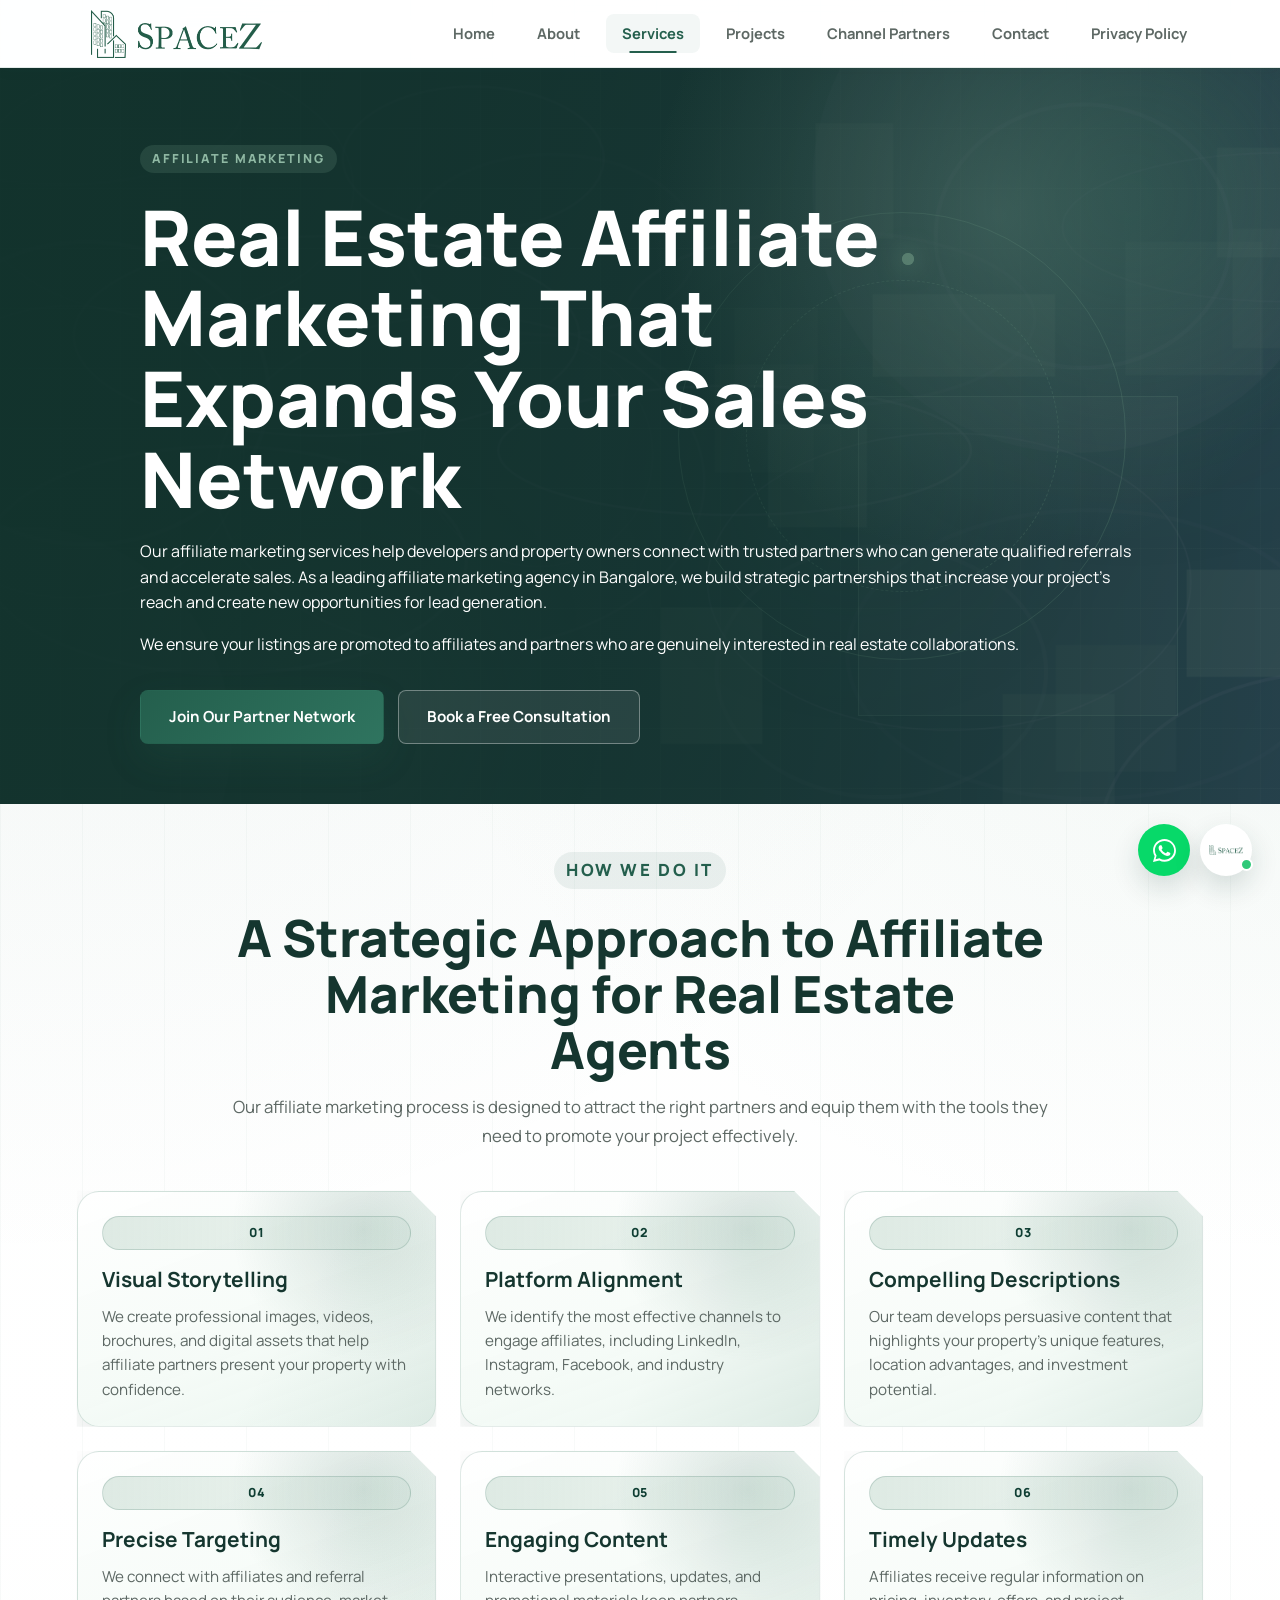
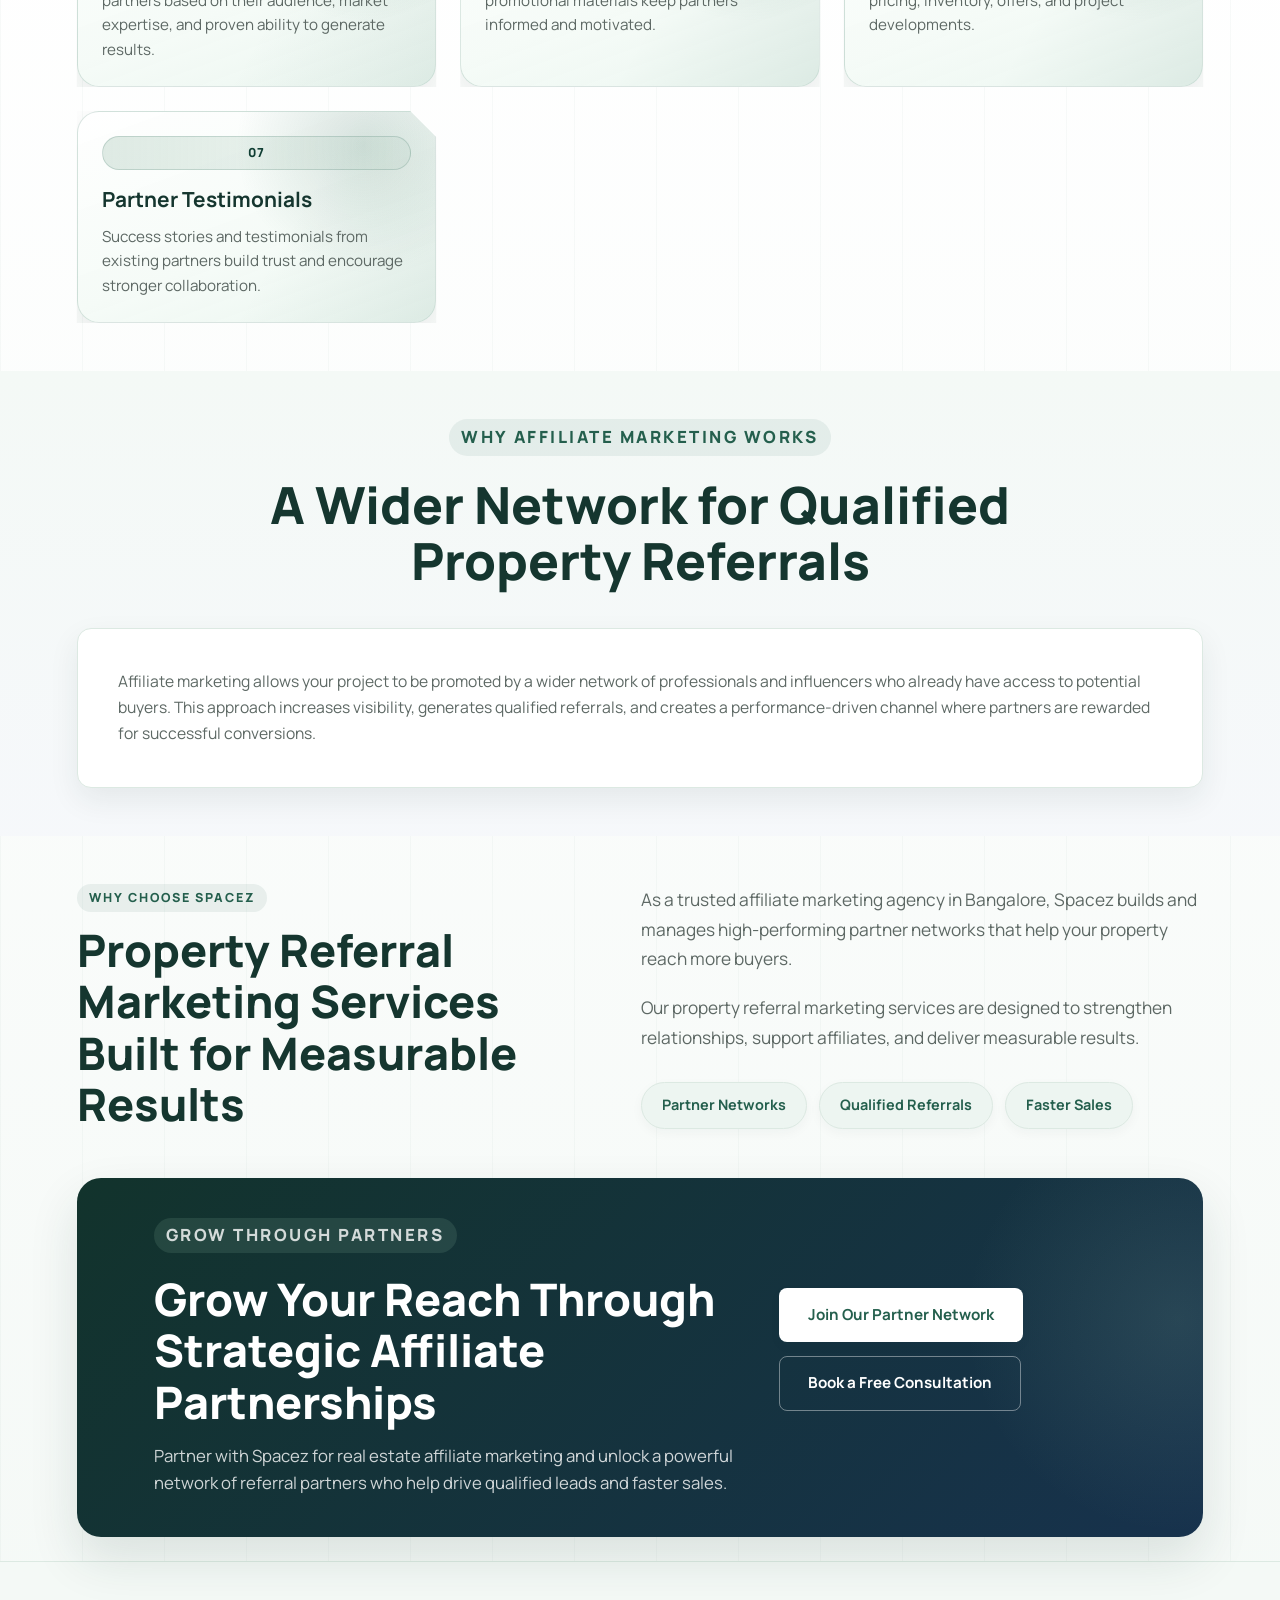
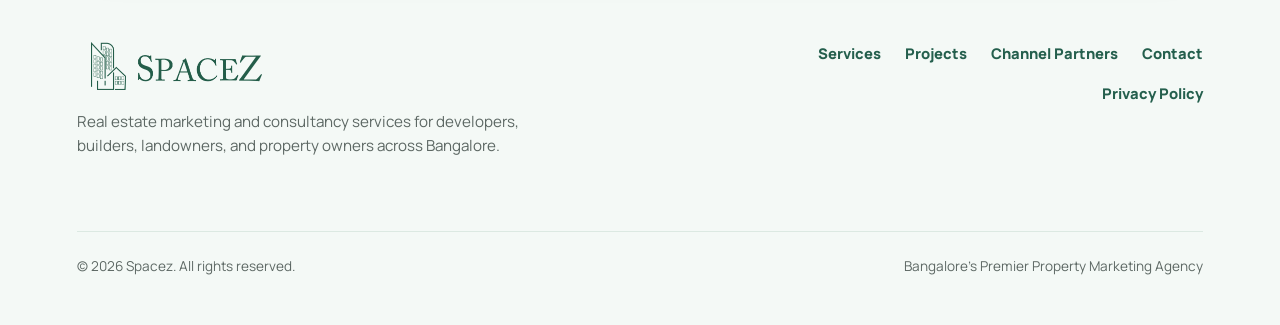
<file: affiliate-marketing.html>
<!DOCTYPE html>
<html lang="en">
<head>
  <meta charset="UTF-8">
  <meta name="viewport" content="width=device-width, initial-scale=1.0">
  <title>Affiliate Marketing | Spacez Bangalore</title>
  <meta name="description" content="Spacez provides real estate affiliate marketing services in Bangalore that expand project reach through qualified referral partners and strategic sales networks.">
  <link rel="preconnect" href="https://fonts.googleapis.com">
  <link rel="preconnect" href="https://fonts.gstatic.com" crossorigin>
  <link href="https://fonts.googleapis.com/css2?family=Manrope:wght@400;500;600;700;800&display=swap" rel="stylesheet">
  <link rel="stylesheet" href="styles.css">
</head>
<body>
  <!-- Header Navigation -->
  <header class="site-header">
    <a class="brand" href="index.html" aria-label="Spacez home">
      <img src="assets/spacez-logo-transparent.png" alt="Spacez">
    </a>
    <input class="nav-toggle" id="nav-toggle" type="checkbox" aria-label="Toggle navigation">
    <label class="nav-button" for="nav-toggle"><span></span><span></span><span></span></label>
    <nav class="nav-links" aria-label="Primary navigation">
      <a href="index.html">Home</a>
      <a href="about.html">About</a>
      <a class="active" href="services.html">Services</a>
      <a href="projects.html">Projects</a>
      <a href="channel-partners.html">Channel Partners</a>
      <a href="contact.html">Contact</a>
      <a href="privacy-policy.html">Privacy Policy</a>
    </nav>
  </header>

  <main>
    <!-- Page Hero Section -->
    <section class="page-hero affiliate-marketing-hero">
      <div class="hero-orb hero-orb-1"></div>
      <div class="hero-orb hero-orb-2"></div>
      <div class="hero-orb hero-orb-3"></div>
      <div class="hero-grid"></div>
      <div class="hero-blob"></div>
      <div class="hero-ring"><div class="hero-ring-dot"></div></div>
      <div class="page-hero-content">
        <p class="eyebrow">Affiliate Marketing</p>
        <h1>Real Estate Affiliate Marketing That Expands Your Sales Network</h1>
        <p>Our affiliate marketing services help developers and property owners connect with trusted partners who can generate qualified referrals and accelerate sales. As a leading affiliate marketing agency in Bangalore, we build strategic partnerships that increase your project's reach and create new opportunities for lead generation.</p>
        <p style="margin-top: 16px;">We ensure your listings are promoted to affiliates and partners who are genuinely interested in real estate collaborations.</p>
        <div class="hero-actions" style="margin-top: 32px; margin-bottom: 0;">
          <a class="btn primary" href="channel-partners.html">Join Our Partner Network</a>
          <a class="btn ghost" href="contact.html">Book a Free Consultation</a>
        </div>
      </div>
    </section>

    <!-- How We Do It Section -->
    <section class="section">
      <div class="show-case-container">
        <div class="section-heading center">
          <p class="eyebrow dark">How We Do It</p>
          <h2>A Strategic Approach to Affiliate Marketing for Real Estate Agents</h2>
          <p>Our affiliate marketing process is designed to attract the right partners and equip them with the tools they need to promote your project effectively.</p>
        </div>

        <div class="card-grid">
          <article class="feature-card">
            <span class="card-icon">01</span>
            <h3>Visual Storytelling</h3>
            <p>We create professional images, videos, brochures, and digital assets that help affiliate partners present your property with confidence.</p>
          </article>

          <article class="feature-card">
            <span class="card-icon">02</span>
            <h3>Platform Alignment</h3>
            <p>We identify the most effective channels to engage affiliates, including LinkedIn, Instagram, Facebook, and industry networks.</p>
          </article>

          <article class="feature-card">
            <span class="card-icon">03</span>
            <h3>Compelling Descriptions</h3>
            <p>Our team develops persuasive content that highlights your property's unique features, location advantages, and investment potential.</p>
          </article>

          <article class="feature-card">
            <span class="card-icon">04</span>
            <h3>Precise Targeting</h3>
            <p>We connect with affiliates and referral partners based on their audience, market expertise, and proven ability to generate results.</p>
          </article>

          <article class="feature-card">
            <span class="card-icon">05</span>
            <h3>Engaging Content</h3>
            <p>Interactive presentations, updates, and promotional materials keep partners informed and motivated.</p>
          </article>

          <article class="feature-card">
            <span class="card-icon">06</span>
            <h3>Timely Updates</h3>
            <p>Affiliates receive regular information on pricing, inventory, offers, and project developments.</p>
          </article>

          <article class="feature-card">
            <span class="card-icon">07</span>
            <h3>Partner Testimonials</h3>
            <p>Success stories and testimonials from existing partners build trust and encourage stronger collaboration.</p>
          </article>
        </div>
      </div>
    </section>

    <!-- Why Affiliate Marketing Works Section -->
    <section class="section muted">
      <div class="show-case-container">
        <div class="section-heading center">
          <p class="eyebrow dark">Why Affiliate Marketing Works</p>
          <h2>A Wider Network for Qualified Property Referrals</h2>
        </div>

        <div class="pitch-card">
          <p>Affiliate marketing allows your project to be promoted by a wider network of professionals and influencers who already have access to potential buyers. This approach increases visibility, generates qualified referrals, and creates a performance-driven channel where partners are rewarded for successful conversions.</p>
        </div>
      </div>
    </section>

    <!-- Why Choose Spacez Section -->
    <section class="section split">
      <div>
        <p class="eyebrow dark">Why Choose Spacez</p>
        <h2>Property Referral Marketing Services Built for Measurable Results</h2>
      </div>
      <div class="section-copy">
        <p>As a trusted affiliate marketing agency in Bangalore, Spacez builds and manages high-performing partner networks that help your property reach more buyers.</p>
        <p>Our property referral marketing services are designed to strengthen relationships, support affiliates, and deliver measurable results.</p>
        <div class="value-row">
          <span>Partner Networks</span>
          <span>Qualified Referrals</span>
          <span>Faster Sales</span>
        </div>
      </div>
    </section>

    <!-- Final High-Impact CTA -->
    <section class="final-cta">
      <div>
        <p class="eyebrow">Grow Through Partners</p>
        <h2>Grow Your Reach Through Strategic Affiliate Partnerships</h2>
        <p>Partner with Spacez for real estate affiliate marketing and unlock a powerful network of referral partners who help drive qualified leads and faster sales.</p>
      </div>
      <div class="hero-actions">
        <a class="btn light" href="channel-partners.html">Join Our Partner Network</a>
        <a class="btn outline-light" href="contact.html">Book a Free Consultation</a>
      </div>
    </section>
  </main>

  <!-- Complete Premium Footer -->
  <footer class="site-footer">
    <div>
      <a class="brand footer-brand" href="index.html">
        <img src="assets/spacez-logo-transparent.png" alt="Spacez">
      </a>
      <p>Real estate marketing and consultancy services for developers, builders, landowners, and property owners across Bangalore.</p>
    </div>
    <div class="footer-links">
      <nav class="footer-nav" aria-label="Footer Navigation">
        <a href="services.html">Services</a>
        <a href="projects.html">Projects</a>
      <a href="channel-partners.html">Channel Partners</a>
        <a href="contact.html">Contact</a>
        <a href="privacy-policy.html">Privacy Policy</a>
      </nav>
    </div>
    <div class="footer-credit">
      <span>&copy; 2026 Spacez. All rights reserved.</span>
      <span>Bangalore's Premier Property Marketing Agency</span>
    </div>
  </footer>

  <!-- Floating Consultation Widget -->
  <div class="floating-widget" aria-label="Quick consultation">
    <a class="floating-btn" href="contact.html" title="Get Free Consultation" aria-label="Get Free Consultation">
      <svg width="24" height="24" viewBox="0 0 24 24" fill="none" stroke="currentColor" stroke-width="2.5" stroke-linecap="round" stroke-linejoin="round"><path d="M21 15a2 2 0 0 1-2 2H7l-4 4V5a2 2 0 0 1 2-2h14a2 2 0 0 1 2 2z"></path></svg>
    </a>
  </div>
  <script src="site-animations.js"></script>
  <script src="chat-widget.js"></script>
</body>
</html>
</file>
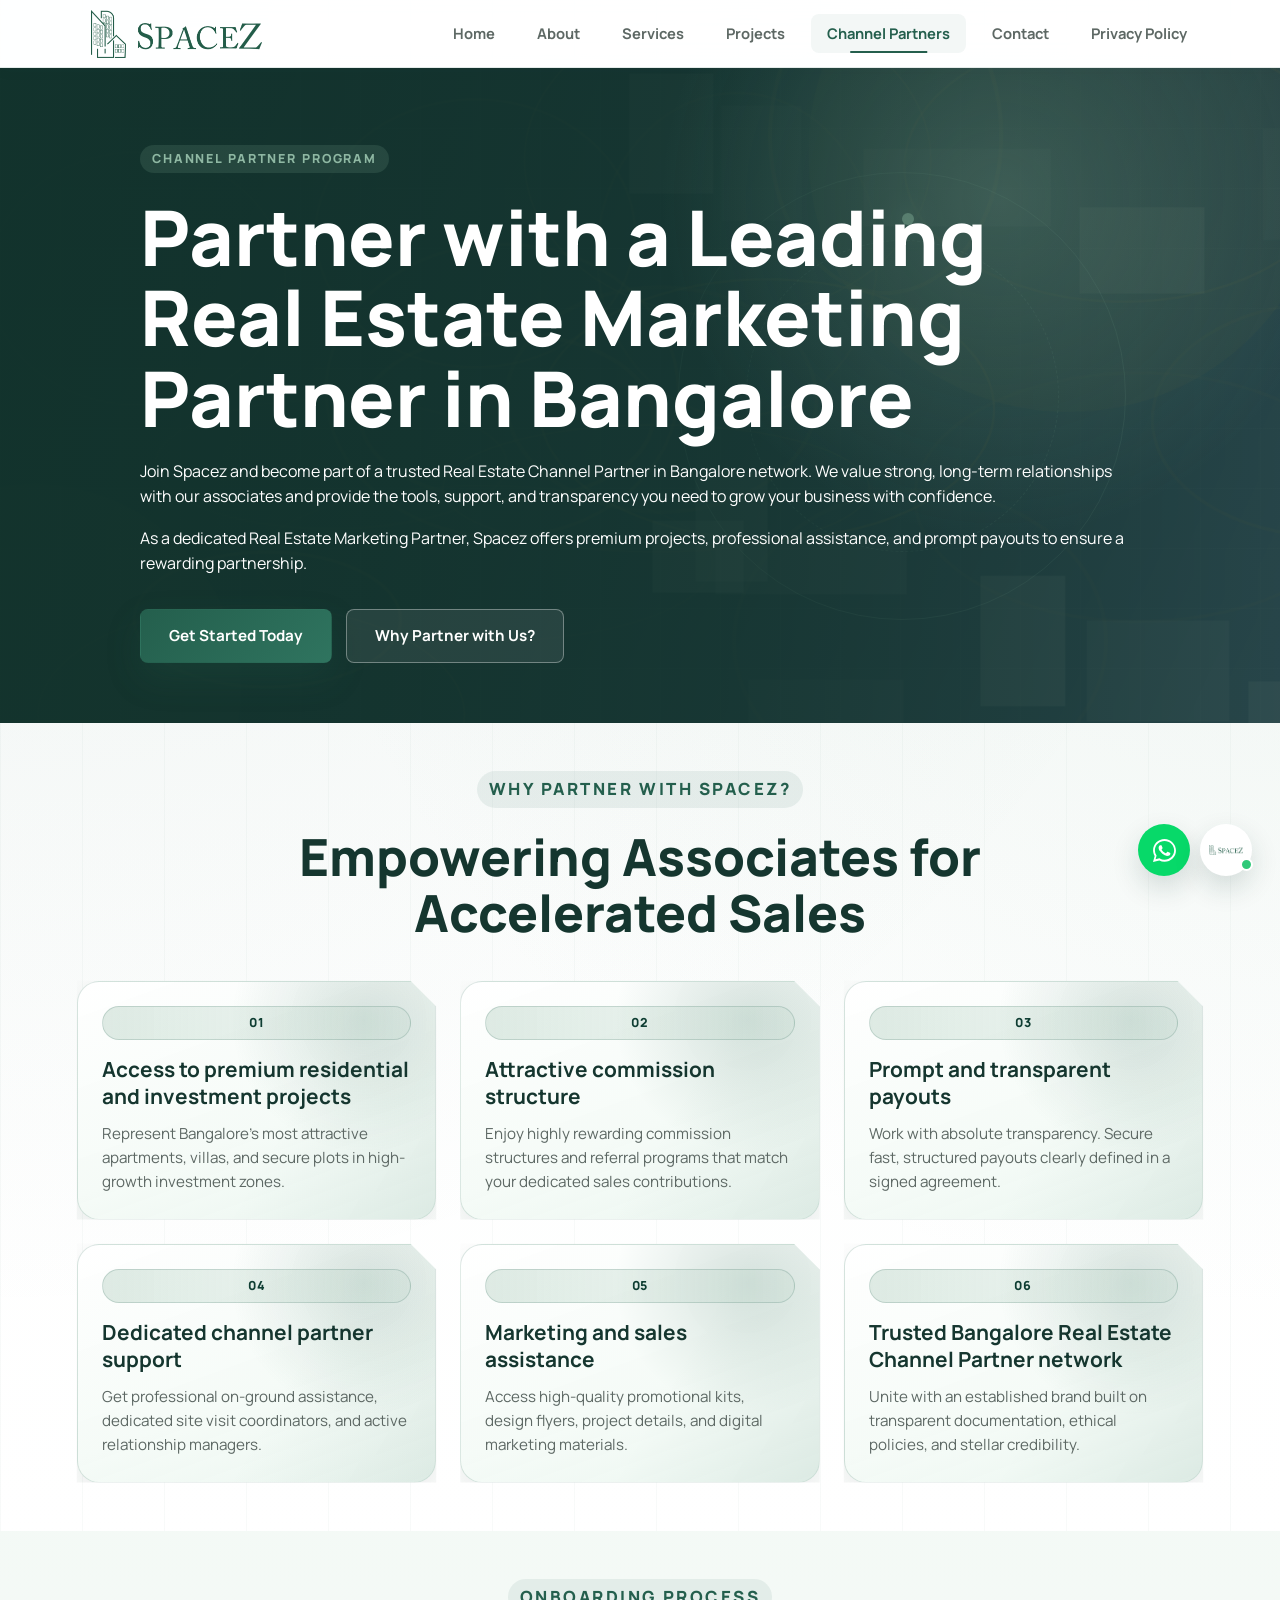
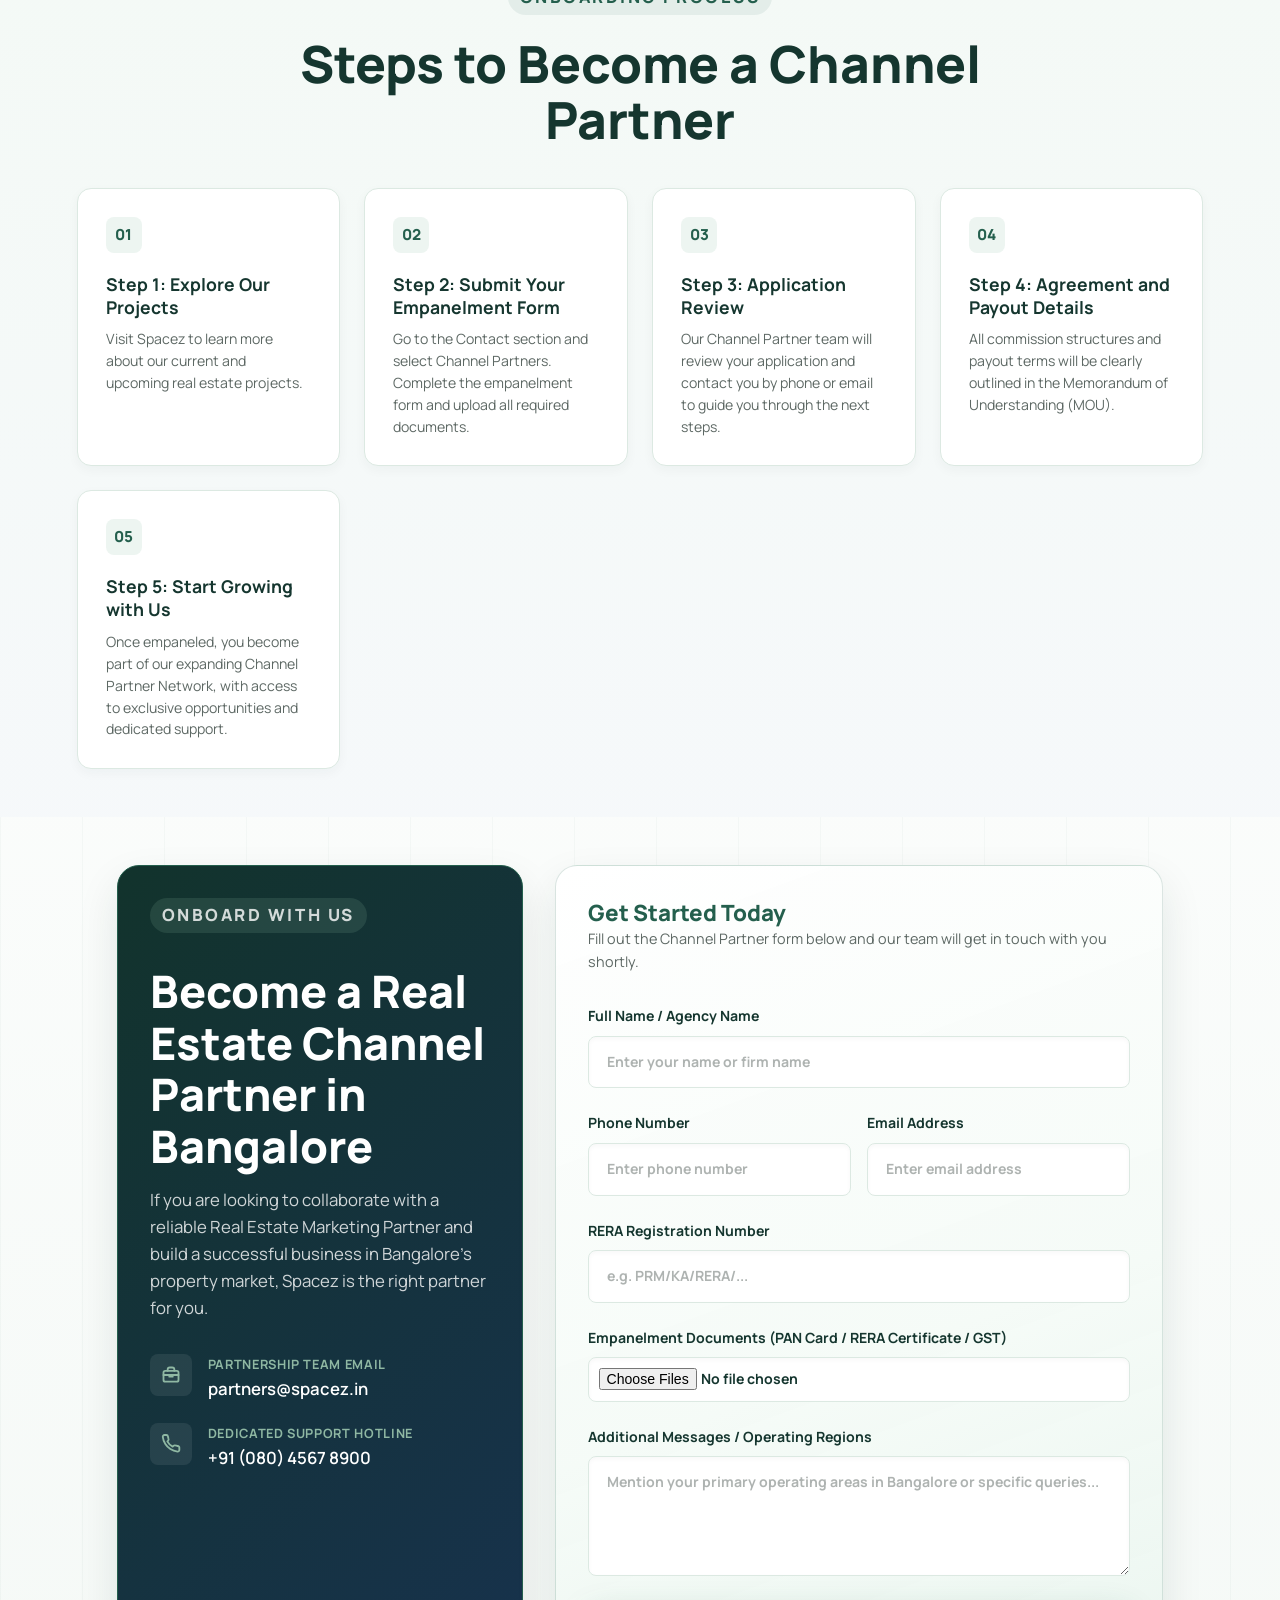
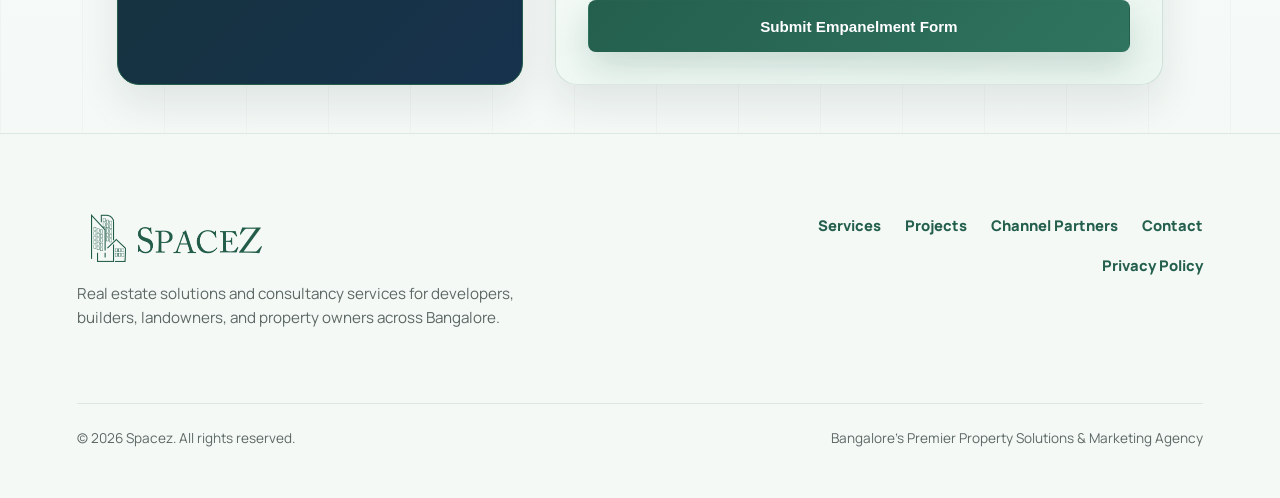
<file: channel-partners.html>
<!DOCTYPE html>
<html lang="en">
<head>
  <meta charset="UTF-8">
  <meta name="viewport" content="width=device-width, initial-scale=1.0">
  <title>Channel Partners | Spacez Real Estate Marketing Bangalore</title>
  <meta name="description" content="Become a certified Spacez real estate channel partner in Bangalore. Access premium residential/commercial projects, attractive commission structures, and sales support.">
  <link rel="preconnect" href="https://fonts.googleapis.com">
  <link rel="preconnect" href="https://fonts.gstatic.com" crossorigin>
  <link href="https://fonts.googleapis.com/css2?family=Manrope:wght@400;500;600;700;800&display=swap" rel="stylesheet">
  <link rel="stylesheet" href="styles.css">
</head>
<body>
  <!-- Header Navigation -->
  <header class="site-header">
    <a class="brand" href="index.html" aria-label="Spacez home">
      <img src="assets/spacez-logo-transparent.png" alt="Spacez">
    </a>
    <input class="nav-toggle" id="nav-toggle" type="checkbox" aria-label="Toggle navigation">
    <label class="nav-button" for="nav-toggle"><span></span><span></span><span></span></label>
    <nav class="nav-links" aria-label="Primary navigation">
      <a href="index.html">Home</a>
      <a href="about.html">About</a>
      <a href="services.html">Services</a>
      <a href="projects.html">Projects</a>
      <a class="active" href="channel-partners.html">Channel Partners</a>
      <a href="contact.html">Contact</a>
      <a href="privacy-policy.html">Privacy Policy</a>
    </nav>
  </header>

  <main>
    <!-- Page Hero Section -->
    <section class="page-hero channel-partners-hero">
      <div class="page-hero-content">
        <p class="eyebrow">Channel Partner Program</p>
        <h1>Partner with a Leading Real Estate Marketing Partner in Bangalore</h1>
        <p>Join Spacez and become part of a trusted Real Estate Channel Partner in Bangalore network. We value strong, long-term relationships with our associates and provide the tools, support, and transparency you need to grow your business with confidence.</p>
        <p style="margin-top: 16px;">As a dedicated Real Estate Marketing Partner, Spacez offers premium projects, professional assistance, and prompt payouts to ensure a rewarding partnership.</p>
        <div class="hero-actions" style="margin-top: 32px; margin-bottom: 0;">
          <a class="btn primary" href="#registration-form">Get Started Today</a>
          <a class="btn ghost" href="#why-partner">Why Partner with Us?</a>
        </div>
      </div>
    </section>

    <!-- Why Partner with Spacez Section -->
    <section id="why-partner" class="section">
      <div class="show-case-container">
        <div class="section-heading center">
          <p class="eyebrow dark">Why Partner with Spacez?</p>
          <h2>Empowering Associates for Accelerated Sales</h2>
        </div>

        <div class="card-grid">
          <!-- Card 1 -->
          <article class="feature-card">
            <span class="card-icon">01</span>
            <h3>Access to premium residential and investment projects</h3>
            <p>Represent Bangalore's most attractive apartments, villas, and secure plots in high-growth investment zones.</p>
          </article>

          <!-- Card 2 -->
          <article class="feature-card">
            <span class="card-icon">02</span>
            <h3>Attractive commission structure</h3>
            <p>Enjoy highly rewarding commission structures and referral programs that match your dedicated sales contributions.</p>
          </article>

          <!-- Card 3 -->
          <article class="feature-card">
            <span class="card-icon">03</span>
            <h3>Prompt and transparent payouts</h3>
            <p>Work with absolute transparency. Secure fast, structured payouts clearly defined in a signed agreement.</p>
          </article>

          <!-- Card 4 -->
          <article class="feature-card">
            <span class="card-icon">04</span>
            <h3>Dedicated channel partner support</h3>
            <p>Get professional on-ground assistance, dedicated site visit coordinators, and active relationship managers.</p>
          </article>

          <!-- Card 5 -->
          <article class="feature-card">
            <span class="card-icon">05</span>
            <h3>Marketing and sales assistance</h3>
            <p>Access high-quality promotional kits, design flyers, project details, and digital marketing materials.</p>
          </article>

          <!-- Card 6 -->
          <article class="feature-card">
            <span class="card-icon">06</span>
            <h3>Trusted Bangalore Real Estate Channel Partner network</h3>
            <p>Unite with an established brand built on transparent documentation, ethical policies, and stellar credibility.</p>
          </article>
        </div>
      </div>
    </section>

    <!-- Steps to Become a Channel Partner Section -->
    <section id="steps" class="section muted">
      <div class="show-case-container">
        <div class="section-heading center">
          <p class="eyebrow dark">Onboarding Process</p>
          <h2>Steps to Become a Channel Partner</h2>
        </div>

        <div class="tactic-grid" style="grid-template-columns: repeat(auto-fit, minmax(220px, 1fr)); gap: 24px;">
          <!-- Step 1 -->
          <article class="tactic-card">
            <span class="num">01</span>
            <h4>Step 1: Explore Our Projects</h4>
            <p>Visit Spacez to learn more about our current and upcoming real estate projects.</p>
          </article>

          <!-- Step 2 -->
          <article class="tactic-card">
            <span class="num">02</span>
            <h4>Step 2: Submit Your Empanelment Form</h4>
            <p>Go to the Contact section and select Channel Partners. Complete the empanelment form and upload all required documents.</p>
          </article>

          <!-- Step 3 -->
          <article class="tactic-card">
            <span class="num">03</span>
            <h4>Step 3: Application Review</h4>
            <p>Our Channel Partner team will review your application and contact you by phone or email to guide you through the next steps.</p>
          </article>

          <!-- Step 4 -->
          <article class="tactic-card">
            <span class="num">04</span>
            <h4>Step 4: Agreement and Payout Details</h4>
            <p>All commission structures and payout terms will be clearly outlined in the Memorandum of Understanding (MOU).</p>
          </article>

          <!-- Step 5 -->
          <article class="tactic-card">
            <span class="num">05</span>
            <h4>Step 5: Start Growing with Us</h4>
            <p>Once empaneled, you become part of our expanding Channel Partner Network, with access to exclusive opportunities and dedicated support.</p>
          </article>
        </div>
      </div>
    </section>

    <!-- Channel Partner Empanelment Form Section -->
    <section id="registration-form" class="section contact-layout">
      <div class="contact-panel">
        <p class="eyebrow">Onboard With Us</p>
        <h2>Become a Real Estate Channel Partner in Bangalore</h2>
        <p>If you are looking to collaborate with a reliable Real Estate Marketing Partner and build a successful business in Bangalore's property market, Spacez is the right partner for you.</p>
        
        <div class="contact-list" style="margin-top: 32px;">
          <div class="contact-list-item">
            <span class="icon" aria-hidden="true"><svg width="20" height="20" viewBox="0 0 24 24" fill="none" stroke="currentColor" stroke-width="2.2" stroke-linecap="round" stroke-linejoin="round"><rect x="3" y="7" width="18" height="13" rx="2"/><path d="M8 7V5.5A2.5 2.5 0 0 1 10.5 3h3A2.5 2.5 0 0 1 16 5.5V7"/><path d="M3 12h18"/><path d="M10 12v2h4v-2"/></svg></span>
            <div>
              <p class="label">Partnership Team Email</p>
              <p class="value" style="color: #ffffff;">partners@spacez.in</p>
            </div>
          </div>
          <div class="contact-list-item">
            <span class="icon" aria-hidden="true"><svg width="20" height="20" viewBox="0 0 24 24" fill="none" stroke="currentColor" stroke-width="2.2" stroke-linecap="round" stroke-linejoin="round"><path d="M22 16.92v2.2a2 2 0 0 1-2.18 2 19.8 19.8 0 0 1-8.62-3.06 19.4 19.4 0 0 1-6-6A19.8 19.8 0 0 1 2.14 3.4 2 2 0 0 1 4.13 1.2h2.2a2 2 0 0 1 2 1.72c.13.96.35 1.9.66 2.8a2 2 0 0 1-.45 2.11L7.6 8.78a16 16 0 0 0 6.4 6.4l.95-.95a2 2 0 0 1 2.11-.45c.9.31 1.84.53 2.8.66A2 2 0 0 1 22 16.92Z"/></svg></span>
            <div>
              <p class="label">Dedicated Support Hotline</p>
              <p class="value" style="color: #ffffff;">+91 (080) 4567 8900</p>
            </div>
          </div>
        </div>
      </div>

      <form class="contact-form" action="#" method="post" enctype="multipart/form-data" aria-label="Channel Partner Registration Form">
        <div style="margin-bottom: 8px;">
          <h3 style="font-size: 1.4rem; font-weight: 800; color: var(--brand);">Get Started Today</h3>
          <p style="font-size: 0.9rem; color: var(--muted-ink);">Fill out the Channel Partner form below and our team will get in touch with you shortly.</p>
        </div>

        <label>
          Full Name / Agency Name
          <input type="text" name="agency_name" placeholder="Enter your name or firm name" required>
        </label>

        <div style="display: grid; grid-template-columns: repeat(auto-fit, minmax(200px, 1fr)); gap: 16px;">
          <label>
            Phone Number
            <input type="tel" name="phone" placeholder="Enter phone number" required>
          </label>
          <label>
            Email Address
            <input type="email" name="email" placeholder="Enter email address" required>
          </label>
        </div>

        <label>
          RERA Registration Number
          <input type="text" name="rera" placeholder="e.g. PRM/KA/RERA/..." required>
        </label>

        <label>
          Empanelment Documents (PAN Card / RERA Certificate / GST)
          <input type="file" name="documents" multiple style="padding: 10px;" required>
        </label>

        <label>
          Additional Messages / Operating Regions
          <textarea name="message" rows="4" placeholder="Mention your primary operating areas in Bangalore or specific queries..."></textarea>
        </label>

        <div>
          <button class="btn primary" type="submit" style="width: 100%;">Submit Empanelment Form</button>
        </div>
      </form>
    </section>
  </main>

  <!-- Complete Premium Footer -->
  <footer class="site-footer">
    <div>
      <a class="brand footer-brand" href="index.html">
        <img src="assets/spacez-logo-transparent.png" alt="Spacez">
      </a>
      <p>Real estate solutions and consultancy services for developers, builders, landowners, and property owners across Bangalore.</p>
    </div>
    <div class="footer-links">
      <nav class="footer-nav" aria-label="Footer Navigation">
        <a href="services.html">Services</a>
        <a href="projects.html">Projects</a>
      <a href="channel-partners.html">Channel Partners</a>
        <a href="contact.html">Contact</a>
        <a href="privacy-policy.html">Privacy Policy</a>
      </nav>
    </div>
    <div class="footer-credit">
      <span>© 2026 Spacez. All rights reserved.</span>
      <span>Bangalore's Premier Property Solutions & Marketing Agency</span>
    </div>
  </footer>

  <!-- Floating Consultation Widget -->
  <div class="floating-widget" aria-label="Quick consultation">
    <a class="floating-btn" href="contact.html" title="Get Free Consultation" aria-label="Get Free Consultation">
      <svg width="24" height="24" viewBox="0 0 24 24" fill="none" stroke="currentColor" stroke-width="2.5" stroke-linecap="round" stroke-linejoin="round"><path d="M21 15a2 2 0 0 1-2 2H7l-4 4V5a2 2 0 0 1 2-2h14a2 2 0 0 1 2 2z"></path></svg>
    </a>
  </div>
  <script src="site-animations.js"></script>
  <script src="chat-widget.js"></script>
</body>
</html>
</file>
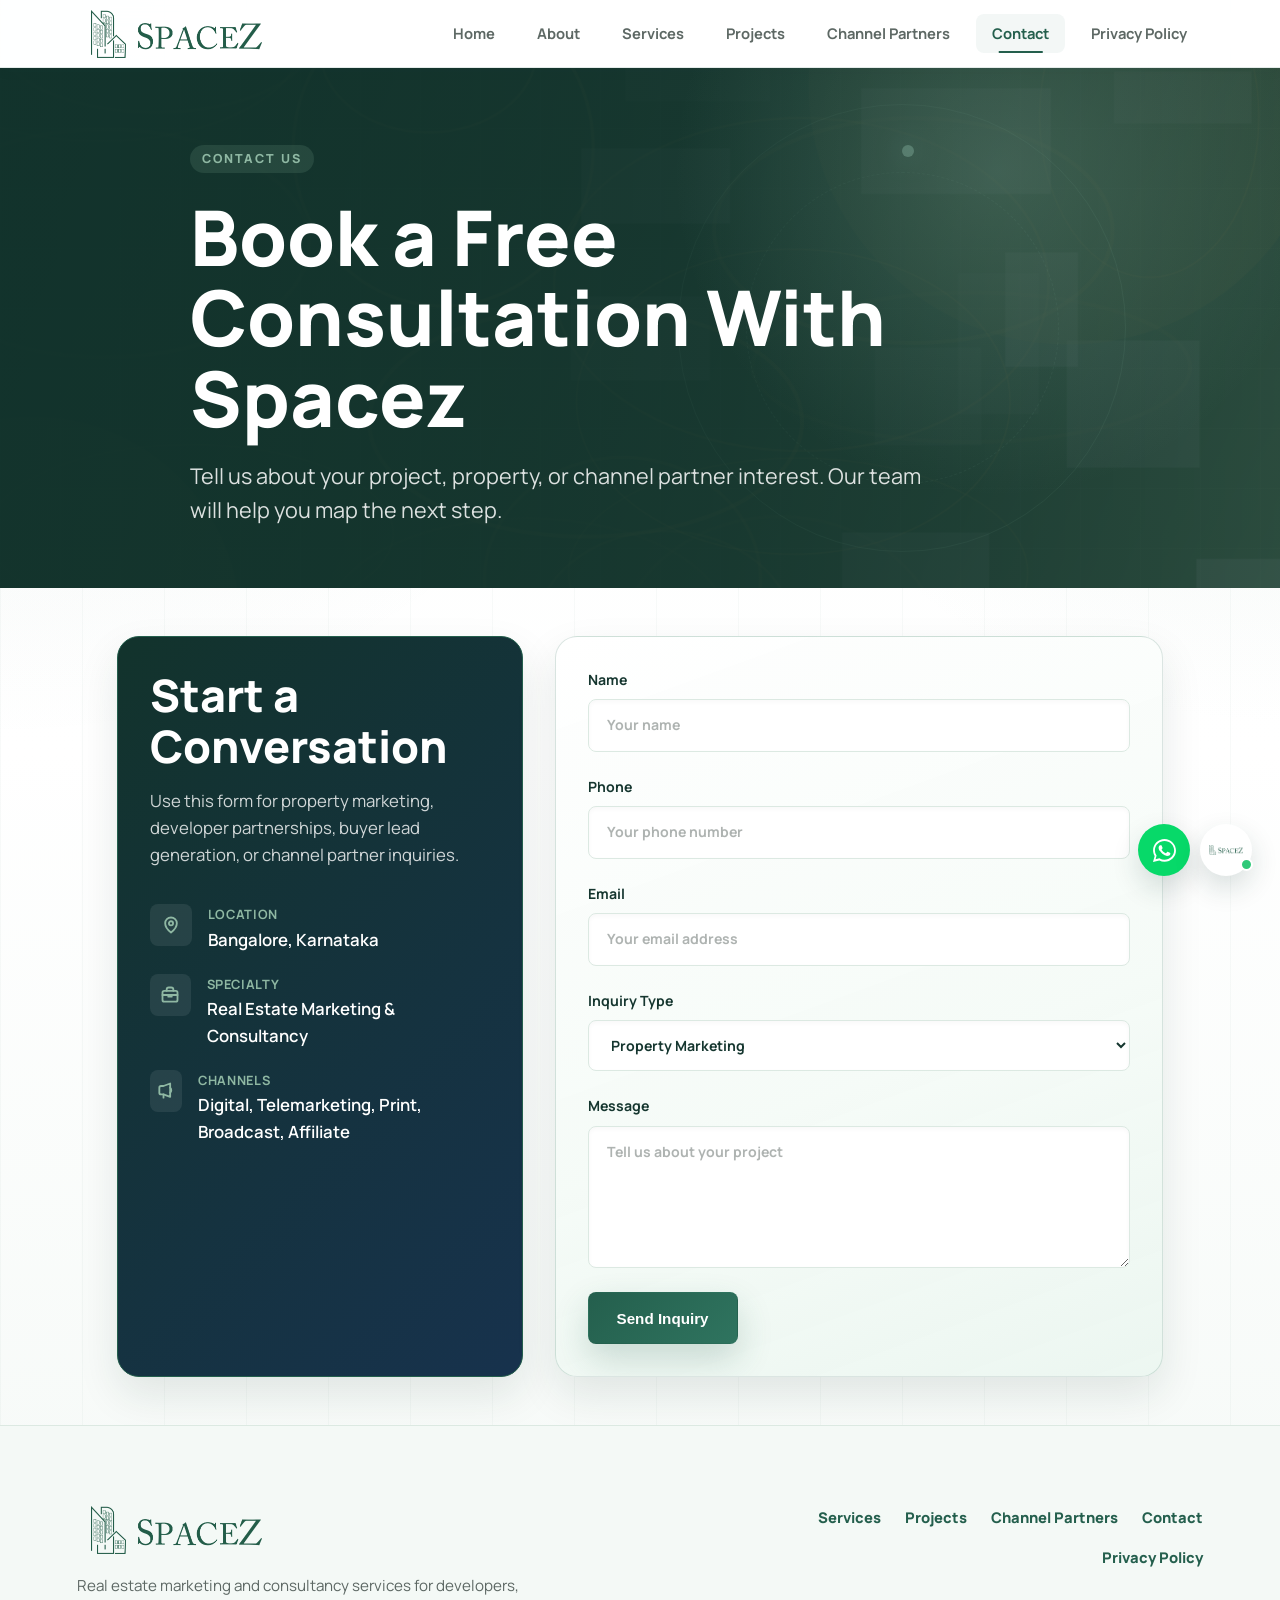
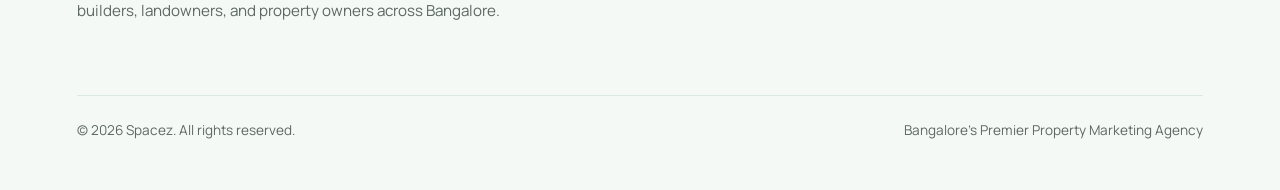
<file: contact.html>
<!DOCTYPE html>
<html lang="en">
<head>
  <meta charset="UTF-8">
  <meta name="viewport" content="width=device-width, initial-scale=1.0">
  <title>Contact Spacez | Free Consultation</title>
  <meta name="description" content="Contact Spacez for real estate marketing, lead generation, channel partner programs, and property consultancy in Bangalore.">
  <link rel="preconnect" href="https://fonts.googleapis.com">
  <link rel="preconnect" href="https://fonts.gstatic.com" crossorigin>
  <link href="https://fonts.googleapis.com/css2?family=Manrope:wght@400;500;600;700;800&display=swap" rel="stylesheet">
  <link rel="stylesheet" href="styles.css">
</head>
<body>
  <!-- Header Navigation -->
  <header class="site-header">
    <a class="brand" href="index.html" aria-label="Spacez home">
      <img src="assets/spacez-logo-transparent.png" alt="Spacez">
    </a>
    <input class="nav-toggle" id="nav-toggle" type="checkbox" aria-label="Toggle navigation">
    <label class="nav-button" for="nav-toggle"><span></span><span></span><span></span></label>
    <nav class="nav-links" aria-label="Primary navigation">
      <a href="index.html">Home</a>
      <a href="about.html">About</a>
      <a href="services.html">Services</a>
      <a href="projects.html">Projects</a>
      <a href="channel-partners.html">Channel Partners</a>
      <a class="active" href="contact.html">Contact</a>
      <a href="privacy-policy.html">Privacy Policy</a>
    </nav>
  </header>

  <main>
    <!-- Page Hero Section -->
    <section class="page-hero contact-hero">
      <div class="page-hero-content">
        <p class="eyebrow">Contact Us</p>
        <h1>Book a Free Consultation With Spacez</h1>
        <p>Tell us about your project, property, or channel partner interest. Our team will help you map the next step.</p>
      </div>
    </section>

    <!-- Interactive Contact Layout -->
    <section class="section contact-layout">
      <div class="contact-panel">
        <h2>Start a Conversation</h2>
        <p>Use this form for property marketing, developer partnerships, buyer lead generation, or channel partner inquiries.</p>
        
        <div class="contact-list">
          <div class="contact-list-item">
            <span class="icon" aria-hidden="true"><svg width="20" height="20" viewBox="0 0 24 24" fill="none" stroke="currentColor" stroke-width="2.2" stroke-linecap="round" stroke-linejoin="round"><path d="M12 21s7-5.2 7-11a7 7 0 1 0-14 0c0 5.8 7 11 7 11Z"/><circle cx="12" cy="10" r="2.5"/></svg></span>
            <div>
              <p class="label">Location</p>
              <p class="value">Bangalore, Karnataka</p>
            </div>
          </div>
          <div class="contact-list-item">
            <span class="icon" aria-hidden="true"><svg width="20" height="20" viewBox="0 0 24 24" fill="none" stroke="currentColor" stroke-width="2.2" stroke-linecap="round" stroke-linejoin="round"><rect x="3" y="7" width="18" height="13" rx="2"/><path d="M8 7V5.5A2.5 2.5 0 0 1 10.5 3h3A2.5 2.5 0 0 1 16 5.5V7"/><path d="M3 12h18"/><path d="M10 12v2h4v-2"/></svg></span>
            <div>
              <p class="label">Specialty</p>
              <p class="value">Real Estate Marketing & Consultancy</p>
            </div>
          </div>
          <div class="contact-list-item">
            <span class="icon" aria-hidden="true"><svg width="20" height="20" viewBox="0 0 24 24" fill="none" stroke="currentColor" stroke-width="2.2" stroke-linecap="round" stroke-linejoin="round"><path d="M4 13V8a2 2 0 0 1 2-2h3l8-3v16l-8-3H6a2 2 0 0 1-2-2v-1Z"/><path d="M9 16v4"/><path d="M17 8a4 4 0 0 1 0 6"/></svg></span>
            <div>
              <p class="label">Channels</p>
              <p class="value">Digital, Telemarketing, Print, Broadcast, Affiliate</p>
            </div>
          </div>
        </div>
      </div>

      <!-- Contact Form with modern input boxes -->
      <form class="contact-form" action="#" method="post">
        <label>
          Name
          <input type="text" name="name" placeholder="Your name" required>
        </label>
        <label>
          Phone
          <input type="tel" name="phone" placeholder="Your phone number" required>
        </label>
        <label>
          Email
          <input type="email" name="email" placeholder="Your email address" required>
        </label>
        <label>
          Inquiry Type
          <select name="inquiry">
            <option>Property Marketing</option>
            <option>Channel Partner</option>
            <option>Real Estate Consultancy</option>
            <option>Other</option>
          </select>
        </label>
        <label>
          Message
          <textarea name="message" rows="5" placeholder="Tell us about your project" required></textarea>
        </label>
        <div>
          <button class="btn primary" type="submit">Send Inquiry</button>
        </div>
      </form>
    </section>
  </main>

  <!-- Complete Premium Footer -->
  <footer class="site-footer">
    <div>
      <a class="brand footer-brand" href="index.html">
        <img src="assets/spacez-logo-transparent.png" alt="Spacez">
      </a>
      <p>Real estate marketing and consultancy services for developers, builders, landowners, and property owners across Bangalore.</p>
    </div>
    <div class="footer-links">
      <nav class="footer-nav" aria-label="Footer Navigation">
        <a href="services.html">Services</a>
        <a href="projects.html">Projects</a>
      <a href="channel-partners.html">Channel Partners</a>
        <a href="contact.html">Contact</a>
        <a href="privacy-policy.html">Privacy Policy</a>
      </nav>
    </div>
    <div class="footer-credit">
      <span>© 2026 Spacez. All rights reserved.</span>
      <span>Bangalore's Premier Property Marketing Agency</span>
    </div>
  </footer>

  <!-- Floating Consultation Widget -->
  <div class="floating-widget" aria-label="Quick consultation">
    <a class="floating-btn" href="contact.html" title="Get Free Consultation" aria-label="Get Free Consultation">
      <svg width="24" height="24" viewBox="0 0 24 24" fill="none" stroke="currentColor" stroke-width="2.5" stroke-linecap="round" stroke-linejoin="round"><path d="M21 15a2 2 0 0 1-2 2H7l-4 4V5a2 2 0 0 1 2-2h14a2 2 0 0 1 2 2z"></path></svg>
    </a>
  </div>
  <script src="site-animations.js"></script>
  <script src="chat-widget.js"></script>
</body>
</html>
</file>
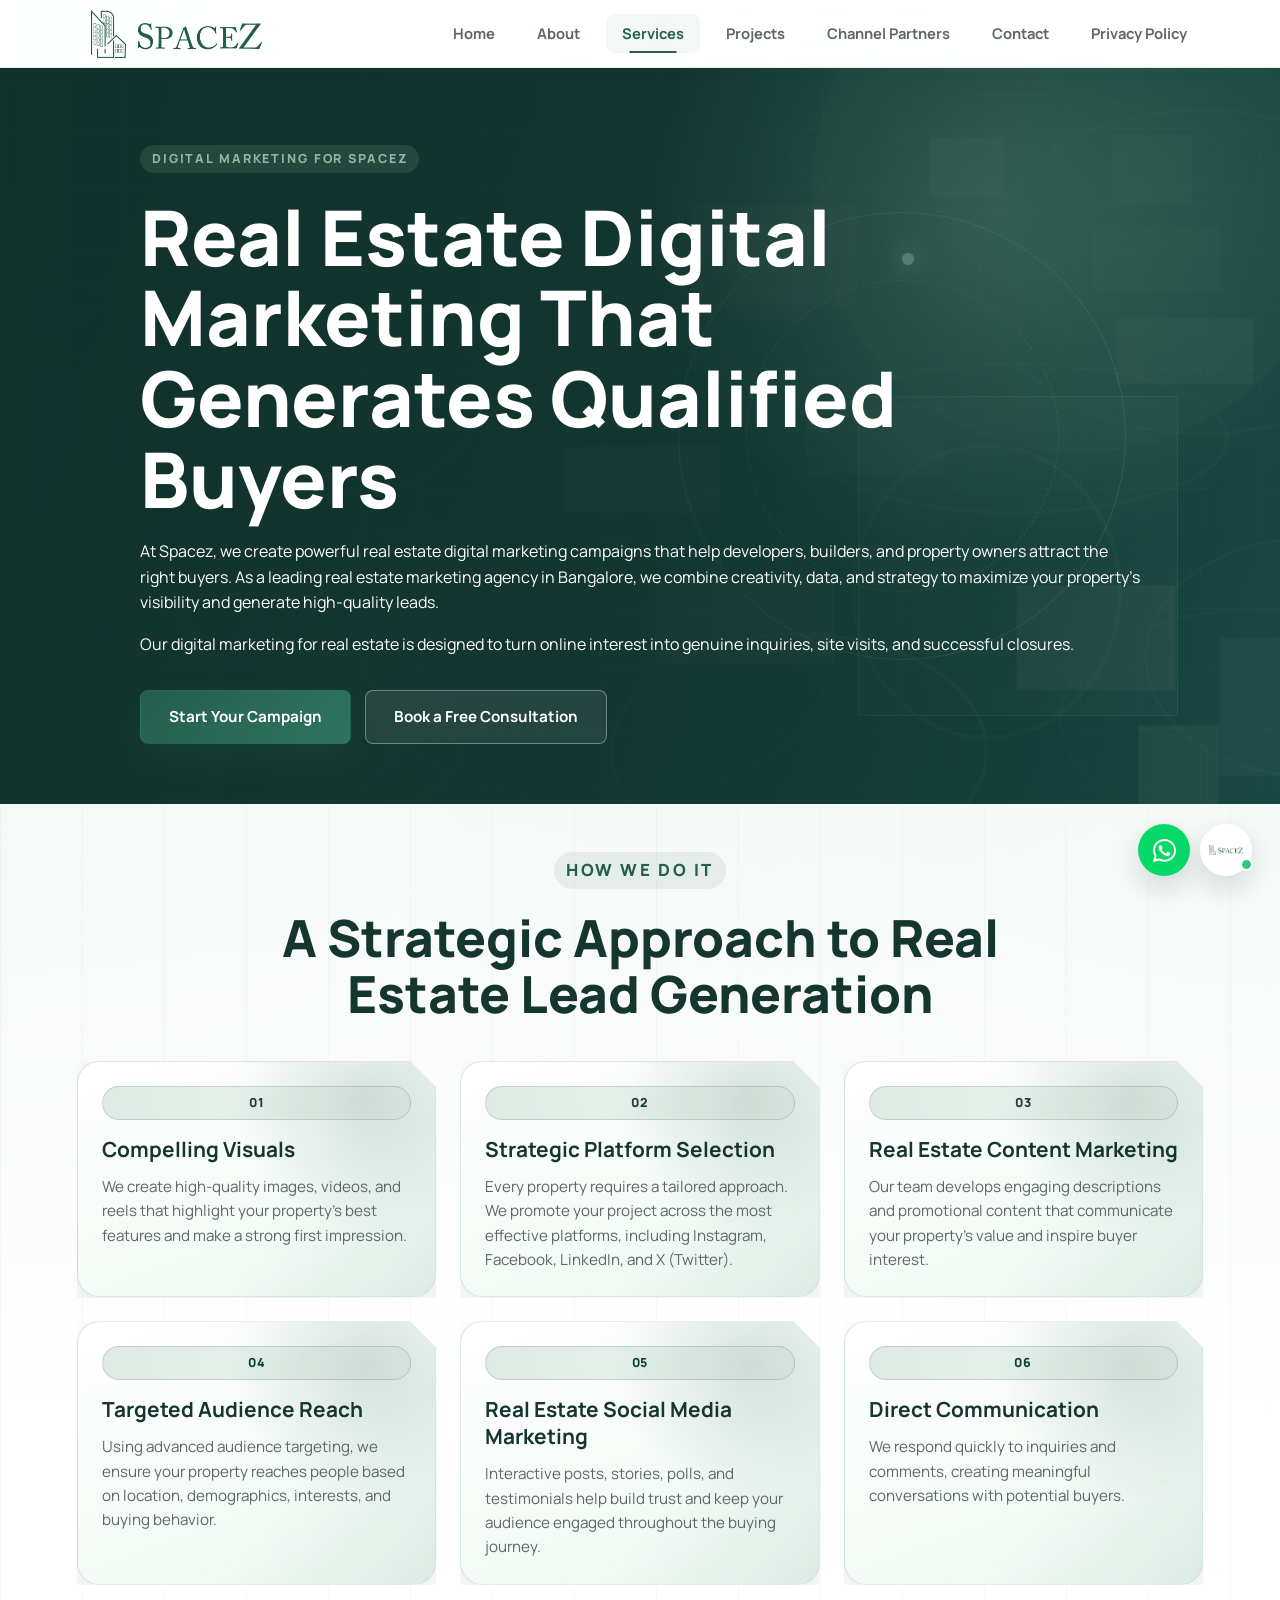
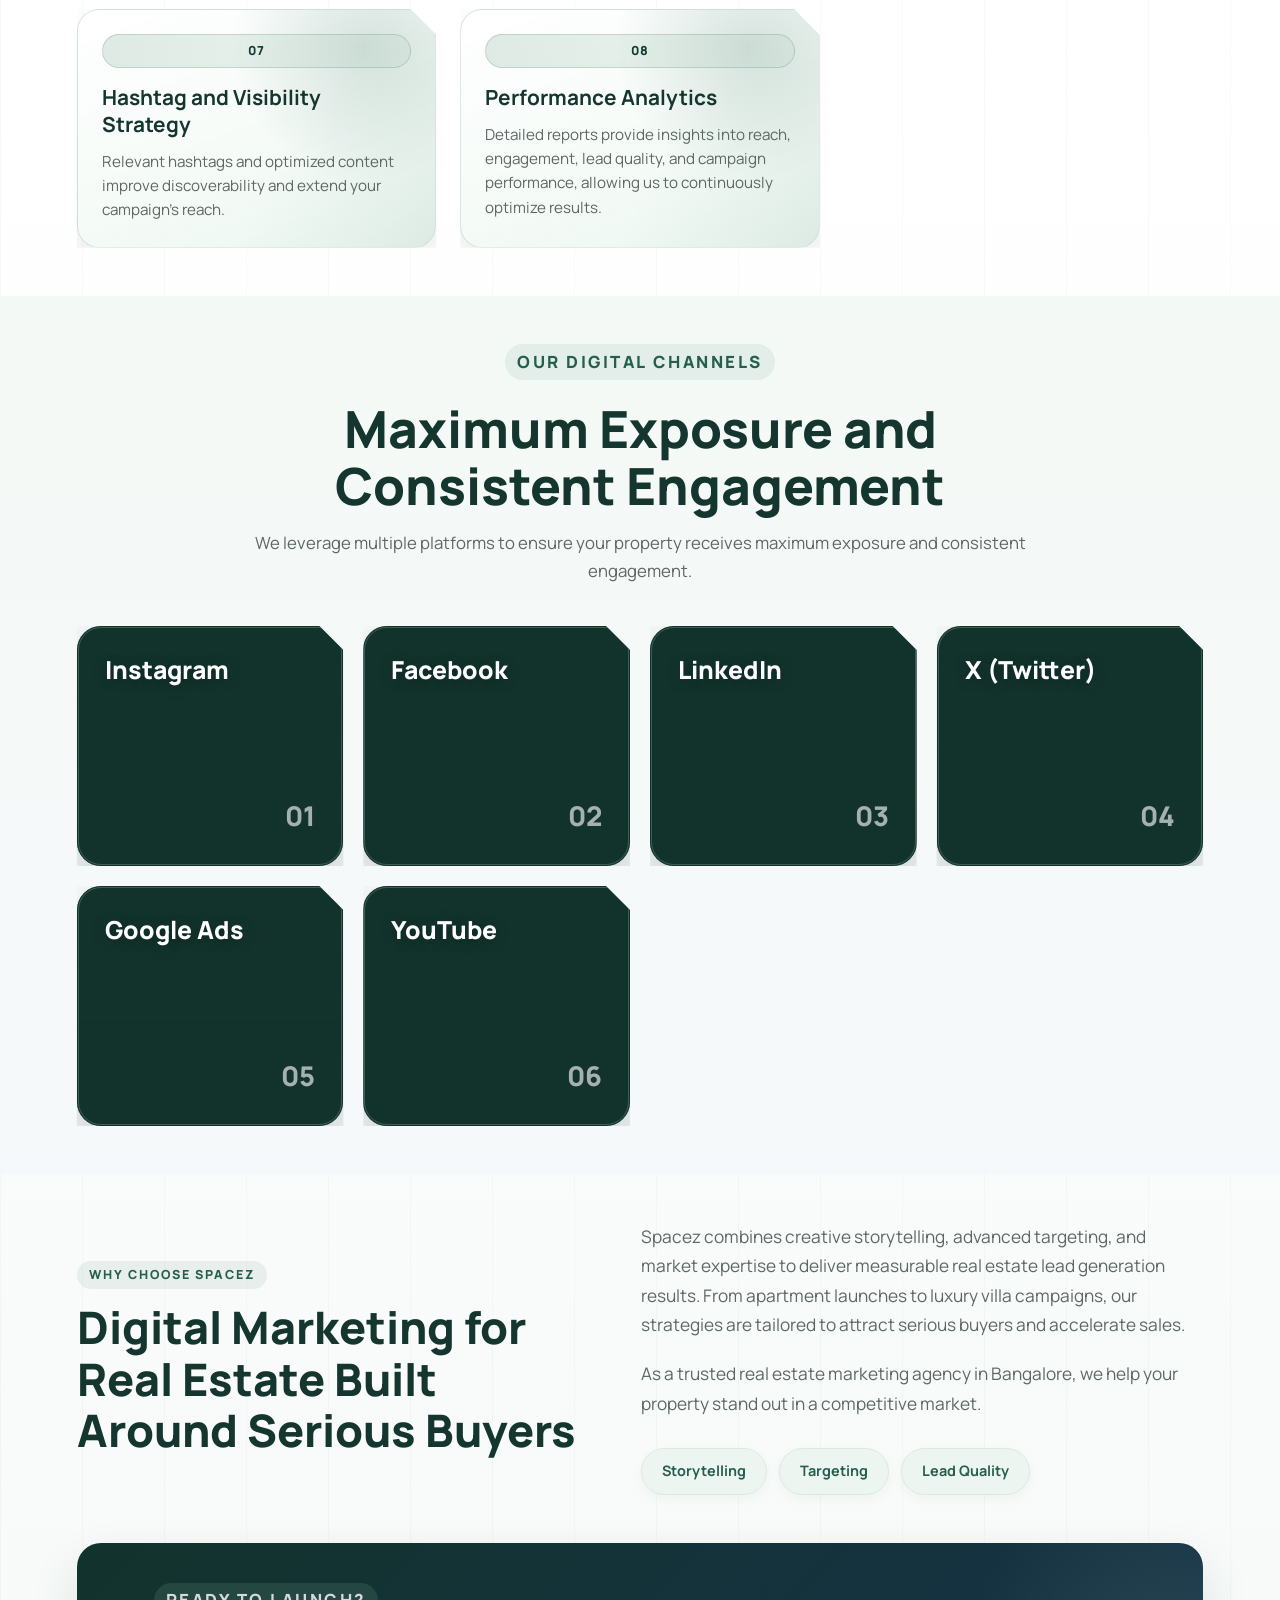
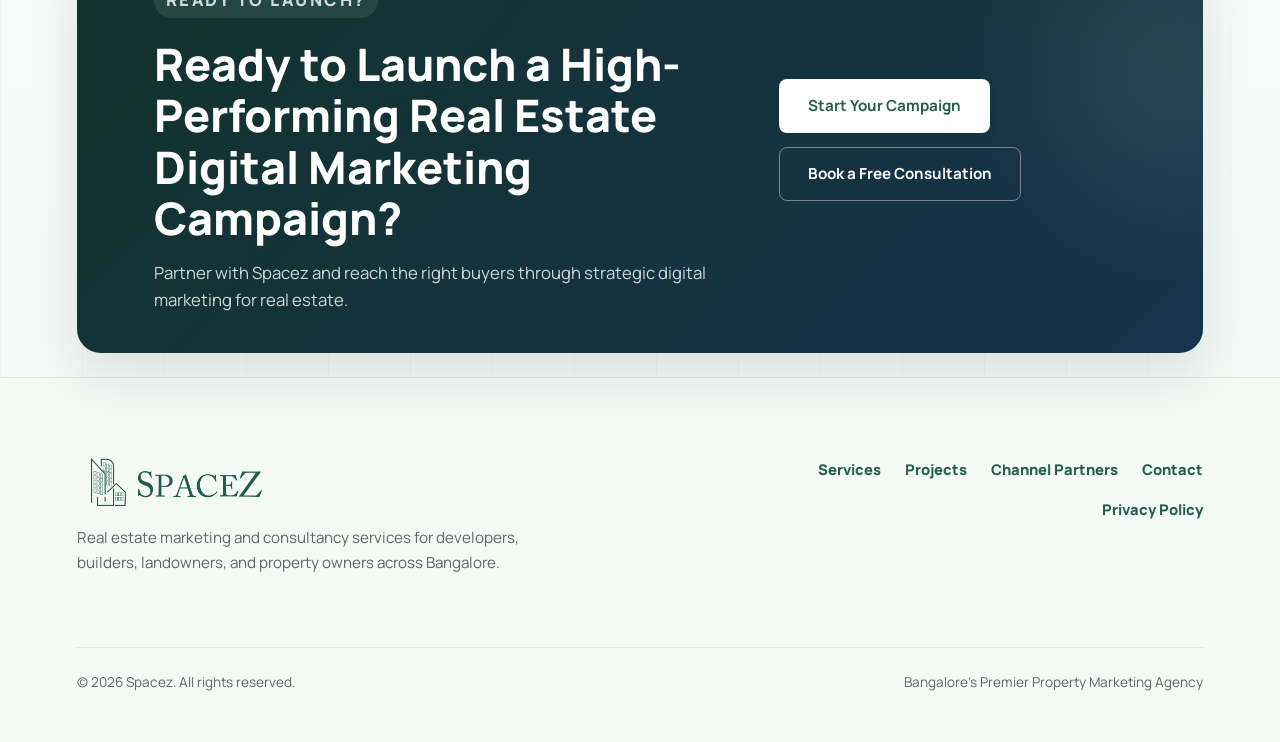
<file: digital-marketing.html>
<!DOCTYPE html>
<html lang="en">
<head>
  <meta charset="UTF-8">
  <meta name="viewport" content="width=device-width, initial-scale=1.0">
  <title>Digital Marketing for Spacez | Real Estate Digital Marketing Bangalore</title>
  <meta name="description" content="Spacez creates real estate digital marketing campaigns in Bangalore that generate qualified buyers, site visits, and high-quality property leads.">
  <link rel="preconnect" href="https://fonts.googleapis.com">
  <link rel="preconnect" href="https://fonts.gstatic.com" crossorigin>
  <link href="https://fonts.googleapis.com/css2?family=Manrope:wght@400;500;600;700;800&display=swap" rel="stylesheet">
  <link rel="stylesheet" href="styles.css">
</head>
<body>
  <!-- Header Navigation -->
  <header class="site-header">
    <a class="brand" href="index.html" aria-label="Spacez home">
      <img src="assets/spacez-logo-transparent.png" alt="Spacez">
    </a>
    <input class="nav-toggle" id="nav-toggle" type="checkbox" aria-label="Toggle navigation">
    <label class="nav-button" for="nav-toggle"><span></span><span></span><span></span></label>
    <nav class="nav-links" aria-label="Primary navigation">
      <a href="index.html">Home</a>
      <a href="about.html">About</a>
      <a class="active" href="services.html">Services</a>
      <a href="projects.html">Projects</a>
      <a href="channel-partners.html">Channel Partners</a>
      <a href="contact.html">Contact</a>
      <a href="privacy-policy.html">Privacy Policy</a>
    </nav>
  </header>

  <main>
    <!-- Page Hero Section -->
    <section class="page-hero digital-marketing-hero">
      <div class="hero-orb hero-orb-1"></div>
      <div class="hero-orb hero-orb-2"></div>
      <div class="hero-orb hero-orb-3"></div>
      <div class="hero-grid"></div>
      <div class="hero-blob"></div>
      <div class="hero-ring"><div class="hero-ring-dot"></div></div>
      <div class="page-hero-content">
        <p class="eyebrow">Digital Marketing for Spacez</p>
        <h1>Real Estate Digital Marketing That Generates Qualified Buyers</h1>
        <p>At Spacez, we create powerful real estate digital marketing campaigns that help developers, builders, and property owners attract the right buyers. As a leading real estate marketing agency in Bangalore, we combine creativity, data, and strategy to maximize your property's visibility and generate high-quality leads.</p>
        <p style="margin-top: 16px;">Our digital marketing for real estate is designed to turn online interest into genuine inquiries, site visits, and successful closures.</p>
        <div class="hero-actions" style="margin-top: 32px; margin-bottom: 0;">
          <a class="btn primary" href="contact.html">Start Your Campaign</a>
          <a class="btn ghost" href="contact.html">Book a Free Consultation</a>
        </div>
      </div>
    </section>

    <!-- How We Do It Section -->
    <section class="section">
      <div class="show-case-container">
        <div class="section-heading center">
          <p class="eyebrow dark">How We Do It</p>
          <h2>A Strategic Approach to Real Estate Lead Generation</h2>
        </div>

        <div class="card-grid">
          <article class="feature-card">
            <span class="card-icon">01</span>
            <h3>Compelling Visuals</h3>
            <p>We create high-quality images, videos, and reels that highlight your property's best features and make a strong first impression.</p>
          </article>

          <article class="feature-card">
            <span class="card-icon">02</span>
            <h3>Strategic Platform Selection</h3>
            <p>Every property requires a tailored approach. We promote your project across the most effective platforms, including Instagram, Facebook, LinkedIn, and X (Twitter).</p>
          </article>

          <article class="feature-card">
            <span class="card-icon">03</span>
            <h3>Real Estate Content Marketing</h3>
            <p>Our team develops engaging descriptions and promotional content that communicate your property's value and inspire buyer interest.</p>
          </article>

          <article class="feature-card">
            <span class="card-icon">04</span>
            <h3>Targeted Audience Reach</h3>
            <p>Using advanced audience targeting, we ensure your property reaches people based on location, demographics, interests, and buying behavior.</p>
          </article>

          <article class="feature-card">
            <span class="card-icon">05</span>
            <h3>Real Estate Social Media Marketing</h3>
            <p>Interactive posts, stories, polls, and testimonials help build trust and keep your audience engaged throughout the buying journey.</p>
          </article>

          <article class="feature-card">
            <span class="card-icon">06</span>
            <h3>Direct Communication</h3>
            <p>We respond quickly to inquiries and comments, creating meaningful conversations with potential buyers.</p>
          </article>

          <article class="feature-card">
            <span class="card-icon">07</span>
            <h3>Hashtag and Visibility Strategy</h3>
            <p>Relevant hashtags and optimized content improve discoverability and extend your campaign's reach.</p>
          </article>

          <article class="feature-card">
            <span class="card-icon">08</span>
            <h3>Performance Analytics</h3>
            <p>Detailed reports provide insights into reach, engagement, lead quality, and campaign performance, allowing us to continuously optimize results.</p>
          </article>
        </div>
      </div>
    </section>

    <!-- Digital Channels Section -->
    <section class="section muted">
      <div class="show-case-container">
        <div class="section-heading center">
          <p class="eyebrow dark">Our Digital Channels</p>
          <h2>Maximum Exposure and Consistent Engagement</h2>
          <p>We leverage multiple platforms to ensure your property receives maximum exposure and consistent engagement.</p>
        </div>

        <div class="channel-list">
          <a href="contact.html">
            <h3>Instagram</h3>
            <span>01</span>
          </a>
          <a href="contact.html">
            <h3>Facebook</h3>
            <span>02</span>
          </a>
          <a href="contact.html">
            <h3>LinkedIn</h3>
            <span>03</span>
          </a>
          <a href="contact.html">
            <h3>X (Twitter)</h3>
            <span>04</span>
          </a>
          <a href="contact.html">
            <h3>Google Ads</h3>
            <span>05</span>
          </a>
          <a href="contact.html">
            <h3>YouTube</h3>
            <span>06</span>
          </a>
        </div>
      </div>
    </section>

    <!-- Why Choose Spacez Section -->
    <section class="section split">
      <div>
        <p class="eyebrow dark">Why Choose Spacez</p>
        <h2>Digital Marketing for Real Estate Built Around Serious Buyers</h2>
      </div>
      <div class="section-copy">
        <p>Spacez combines creative storytelling, advanced targeting, and market expertise to deliver measurable real estate lead generation results. From apartment launches to luxury villa campaigns, our strategies are tailored to attract serious buyers and accelerate sales.</p>
        <p>As a trusted real estate marketing agency in Bangalore, we help your property stand out in a competitive market.</p>
        <div class="value-row">
          <span>Storytelling</span>
          <span>Targeting</span>
          <span>Lead Quality</span>
        </div>
      </div>
    </section>

    <!-- Final High-Impact CTA -->
    <section class="final-cta">
      <div>
        <p class="eyebrow">Ready to Launch?</p>
        <h2>Ready to Launch a High-Performing Real Estate Digital Marketing Campaign?</h2>
        <p>Partner with Spacez and reach the right buyers through strategic digital marketing for real estate.</p>
      </div>
      <div class="hero-actions">
        <a class="btn light" href="contact.html">Start Your Campaign</a>
        <a class="btn outline-light" href="contact.html">Book a Free Consultation</a>
      </div>
    </section>
  </main>

  <!-- Complete Premium Footer -->
  <footer class="site-footer">
    <div>
      <a class="brand footer-brand" href="index.html">
        <img src="assets/spacez-logo-transparent.png" alt="Spacez">
      </a>
      <p>Real estate marketing and consultancy services for developers, builders, landowners, and property owners across Bangalore.</p>
    </div>
    <div class="footer-links">
      <nav class="footer-nav" aria-label="Footer Navigation">
        <a href="services.html">Services</a>
        <a href="projects.html">Projects</a>
      <a href="channel-partners.html">Channel Partners</a>
        <a href="contact.html">Contact</a>
        <a href="privacy-policy.html">Privacy Policy</a>
      </nav>
    </div>
    <div class="footer-credit">
      <span>© 2026 Spacez. All rights reserved.</span>
      <span>Bangalore's Premier Property Marketing Agency</span>
    </div>
  </footer>

  <!-- Floating Consultation Widget -->
  <div class="floating-widget" aria-label="Quick consultation">
    <a class="floating-btn" href="contact.html" title="Get Free Consultation" aria-label="Get Free Consultation">
      <svg width="24" height="24" viewBox="0 0 24 24" fill="none" stroke="currentColor" stroke-width="2.5" stroke-linecap="round" stroke-linejoin="round"><path d="M21 15a2 2 0 0 1-2 2H7l-4 4V5a2 2 0 0 1 2-2h14a2 2 0 0 1 2 2z"></path></svg>
    </a>
  </div>
  <script src="site-animations.js"></script>
  <script src="chat-widget.js"></script>
</body>
</html>
</file>
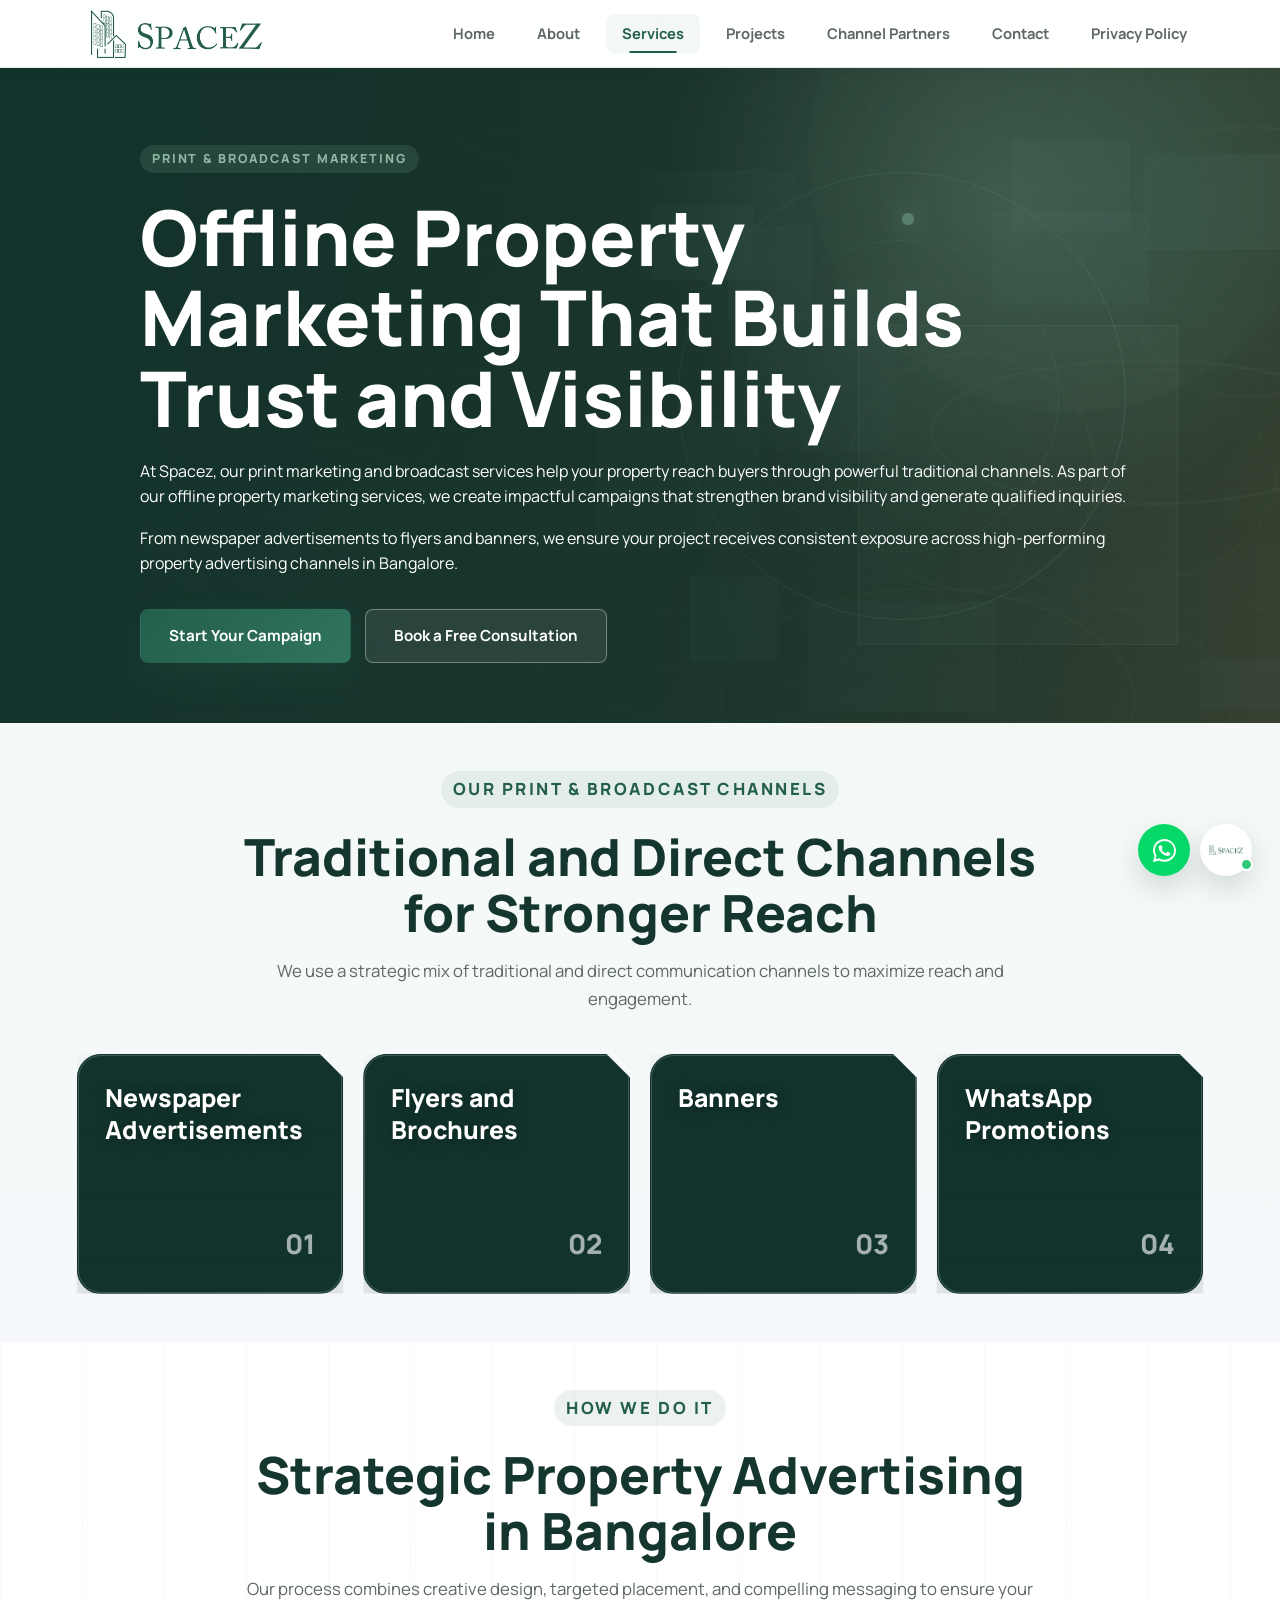
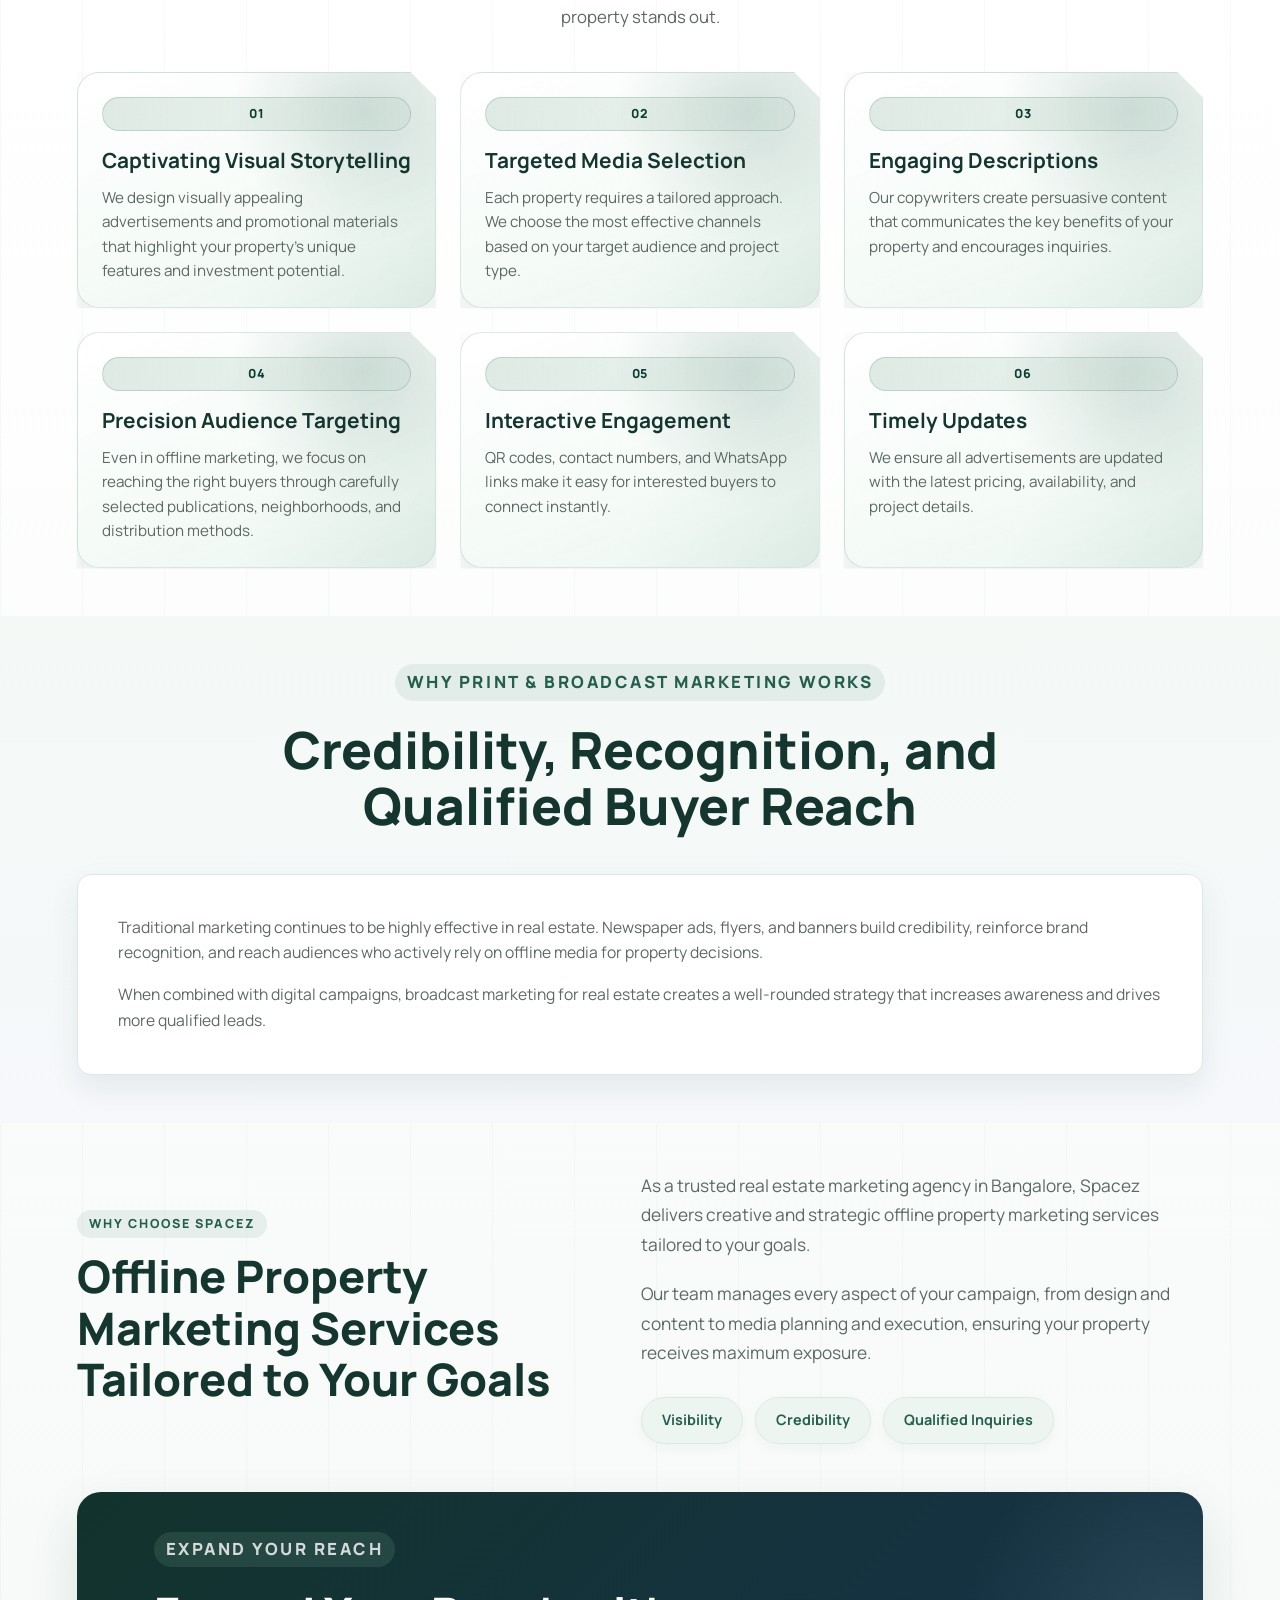
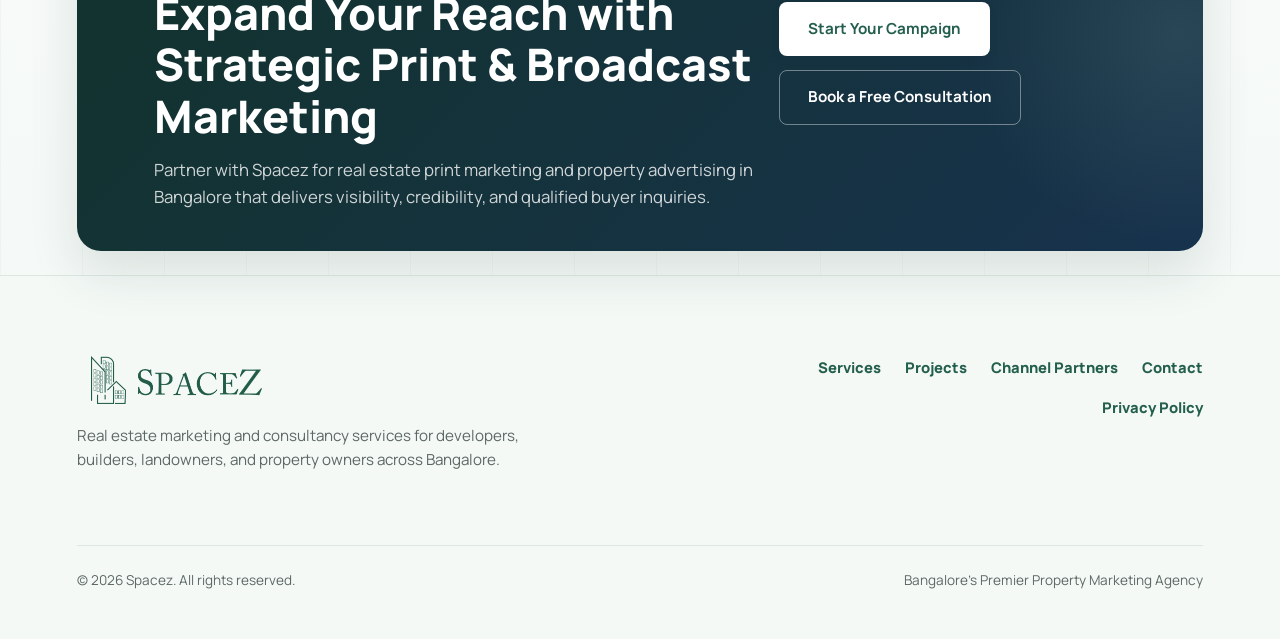
<file: print-broadcast-marketing.html>
<!DOCTYPE html>
<html lang="en">
<head>
  <meta charset="UTF-8">
  <meta name="viewport" content="width=device-width, initial-scale=1.0">
  <title>Print & Broadcast Marketing | Spacez Bangalore</title>
  <meta name="description" content="Spacez provides print marketing and broadcast services for real estate projects in Bangalore, including newspaper ads, flyers, banners, and WhatsApp promotions.">
  <link rel="preconnect" href="https://fonts.googleapis.com">
  <link rel="preconnect" href="https://fonts.gstatic.com" crossorigin>
  <link href="https://fonts.googleapis.com/css2?family=Manrope:wght@400;500;600;700;800&display=swap" rel="stylesheet">
  <link rel="stylesheet" href="styles.css">
</head>
<body>
  <!-- Header Navigation -->
  <header class="site-header">
    <a class="brand" href="index.html" aria-label="Spacez home">
      <img src="assets/spacez-logo-transparent.png" alt="Spacez">
    </a>
    <input class="nav-toggle" id="nav-toggle" type="checkbox" aria-label="Toggle navigation">
    <label class="nav-button" for="nav-toggle"><span></span><span></span><span></span></label>
    <nav class="nav-links" aria-label="Primary navigation">
      <a href="index.html">Home</a>
      <a href="about.html">About</a>
      <a class="active" href="services.html">Services</a>
      <a href="projects.html">Projects</a>
      <a href="channel-partners.html">Channel Partners</a>
      <a href="contact.html">Contact</a>
      <a href="privacy-policy.html">Privacy Policy</a>
    </nav>
  </header>

  <main>
    <!-- Page Hero Section -->
    <section class="page-hero print-broadcast-hero">
      <div class="hero-orb hero-orb-1"></div>
      <div class="hero-orb hero-orb-2"></div>
      <div class="hero-orb hero-orb-3"></div>
      <div class="hero-grid"></div>
      <div class="hero-blob"></div>
      <div class="hero-ring"><div class="hero-ring-dot"></div></div>
      <div class="page-hero-content">
        <p class="eyebrow">Print & Broadcast Marketing</p>
        <h1>Offline Property Marketing That Builds Trust and Visibility</h1>
        <p>At Spacez, our print marketing and broadcast services help your property reach buyers through powerful traditional channels. As part of our offline property marketing services, we create impactful campaigns that strengthen brand visibility and generate qualified inquiries.</p>
        <p style="margin-top: 16px;">From newspaper advertisements to flyers and banners, we ensure your project receives consistent exposure across high-performing property advertising channels in Bangalore.</p>
        <div class="hero-actions" style="margin-top: 32px; margin-bottom: 0;">
          <a class="btn primary" href="contact.html">Start Your Campaign</a>
          <a class="btn ghost" href="contact.html">Book a Free Consultation</a>
        </div>
      </div>
    </section>

    <!-- Print & Broadcast Channels Section -->
    <section class="section muted">
      <div class="show-case-container">
        <div class="section-heading center">
          <p class="eyebrow dark">Our Print & Broadcast Channels</p>
          <h2>Traditional and Direct Channels for Stronger Reach</h2>
          <p>We use a strategic mix of traditional and direct communication channels to maximize reach and engagement.</p>
        </div>

        <div class="channel-list">
          <a href="contact.html">
            <h3>Newspaper Advertisements</h3>
            <span>01</span>
          </a>
          <a href="contact.html">
            <h3>Flyers and Brochures</h3>
            <span>02</span>
          </a>
          <a href="contact.html">
            <h3>Banners</h3>
            <span>03</span>
          </a>
          <a href="contact.html">
            <h3>WhatsApp Promotions</h3>
            <span>04</span>
          </a>
        </div>
      </div>
    </section>

    <!-- How We Do It Section -->
    <section class="section">
      <div class="show-case-container">
        <div class="section-heading center">
          <p class="eyebrow dark">How We Do It</p>
          <h2>Strategic Property Advertising in Bangalore</h2>
          <p>Our process combines creative design, targeted placement, and compelling messaging to ensure your property stands out.</p>
        </div>

        <div class="card-grid">
          <article class="feature-card">
            <span class="card-icon">01</span>
            <h3>Captivating Visual Storytelling</h3>
            <p>We design visually appealing advertisements and promotional materials that highlight your property's unique features and investment potential.</p>
          </article>

          <article class="feature-card">
            <span class="card-icon">02</span>
            <h3>Targeted Media Selection</h3>
            <p>Each property requires a tailored approach. We choose the most effective channels based on your target audience and project type.</p>
          </article>

          <article class="feature-card">
            <span class="card-icon">03</span>
            <h3>Engaging Descriptions</h3>
            <p>Our copywriters create persuasive content that communicates the key benefits of your property and encourages inquiries.</p>
          </article>

          <article class="feature-card">
            <span class="card-icon">04</span>
            <h3>Precision Audience Targeting</h3>
            <p>Even in offline marketing, we focus on reaching the right buyers through carefully selected publications, neighborhoods, and distribution methods.</p>
          </article>

          <article class="feature-card">
            <span class="card-icon">05</span>
            <h3>Interactive Engagement</h3>
            <p>QR codes, contact numbers, and WhatsApp links make it easy for interested buyers to connect instantly.</p>
          </article>

          <article class="feature-card">
            <span class="card-icon">06</span>
            <h3>Timely Updates</h3>
            <p>We ensure all advertisements are updated with the latest pricing, availability, and project details.</p>
          </article>
        </div>
      </div>
    </section>

    <!-- Why Print & Broadcast Marketing Works Section -->
    <section class="section muted">
      <div class="show-case-container">
        <div class="section-heading center">
          <p class="eyebrow dark">Why Print & Broadcast Marketing Works</p>
          <h2>Credibility, Recognition, and Qualified Buyer Reach</h2>
        </div>

        <div class="pitch-card">
          <p>Traditional marketing continues to be highly effective in real estate. Newspaper ads, flyers, and banners build credibility, reinforce brand recognition, and reach audiences who actively rely on offline media for property decisions.</p>
          <p>When combined with digital campaigns, broadcast marketing for real estate creates a well-rounded strategy that increases awareness and drives more qualified leads.</p>
        </div>
      </div>
    </section>

    <!-- Why Choose Spacez Section -->
    <section class="section split">
      <div>
        <p class="eyebrow dark">Why Choose Spacez</p>
        <h2>Offline Property Marketing Services Tailored to Your Goals</h2>
      </div>
      <div class="section-copy">
        <p>As a trusted real estate marketing agency in Bangalore, Spacez delivers creative and strategic offline property marketing services tailored to your goals.</p>
        <p>Our team manages every aspect of your campaign, from design and content to media planning and execution, ensuring your property receives maximum exposure.</p>
        <div class="value-row">
          <span>Visibility</span>
          <span>Credibility</span>
          <span>Qualified Inquiries</span>
        </div>
      </div>
    </section>

    <!-- Final High-Impact CTA -->
    <section class="final-cta">
      <div>
        <p class="eyebrow">Expand Your Reach</p>
        <h2>Expand Your Reach with Strategic Print & Broadcast Marketing</h2>
        <p>Partner with Spacez for real estate print marketing and property advertising in Bangalore that delivers visibility, credibility, and qualified buyer inquiries.</p>
      </div>
      <div class="hero-actions">
        <a class="btn light" href="contact.html">Start Your Campaign</a>
        <a class="btn outline-light" href="contact.html">Book a Free Consultation</a>
      </div>
    </section>
  </main>

  <!-- Complete Premium Footer -->
  <footer class="site-footer">
    <div>
      <a class="brand footer-brand" href="index.html">
        <img src="assets/spacez-logo-transparent.png" alt="Spacez">
      </a>
      <p>Real estate marketing and consultancy services for developers, builders, landowners, and property owners across Bangalore.</p>
    </div>
    <div class="footer-links">
      <nav class="footer-nav" aria-label="Footer Navigation">
        <a href="services.html">Services</a>
        <a href="projects.html">Projects</a>
      <a href="channel-partners.html">Channel Partners</a>
        <a href="contact.html">Contact</a>
        <a href="privacy-policy.html">Privacy Policy</a>
      </nav>
    </div>
    <div class="footer-credit">
      <span>&copy; 2026 Spacez. All rights reserved.</span>
      <span>Bangalore's Premier Property Marketing Agency</span>
    </div>
  </footer>

  <!-- Floating Consultation Widget -->
  <div class="floating-widget" aria-label="Quick consultation">
    <a class="floating-btn" href="contact.html" title="Get Free Consultation" aria-label="Get Free Consultation">
      <svg width="24" height="24" viewBox="0 0 24 24" fill="none" stroke="currentColor" stroke-width="2.5" stroke-linecap="round" stroke-linejoin="round"><path d="M21 15a2 2 0 0 1-2 2H7l-4 4V5a2 2 0 0 1 2-2h14a2 2 0 0 1 2 2z"></path></svg>
    </a>
  </div>
  <script src="site-animations.js"></script>
  <script src="chat-widget.js"></script>
</body>
</html>
</file>
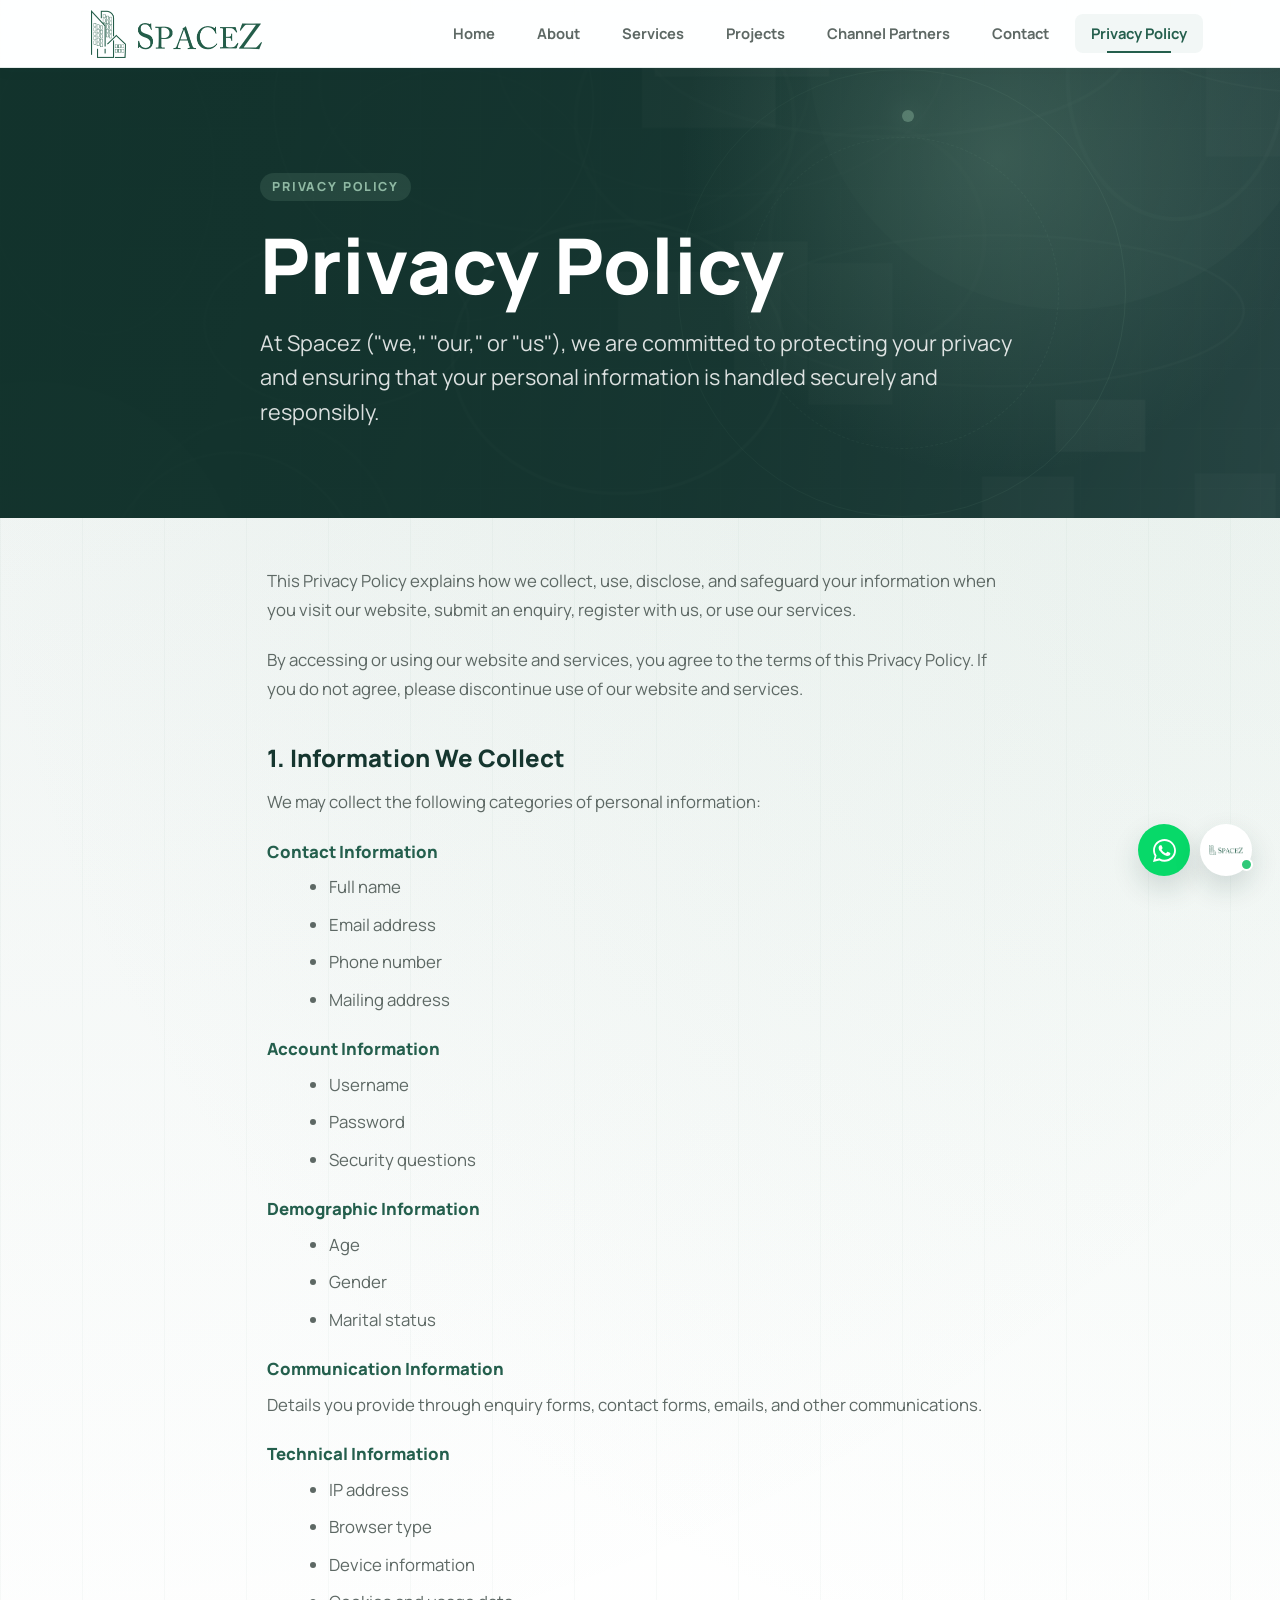
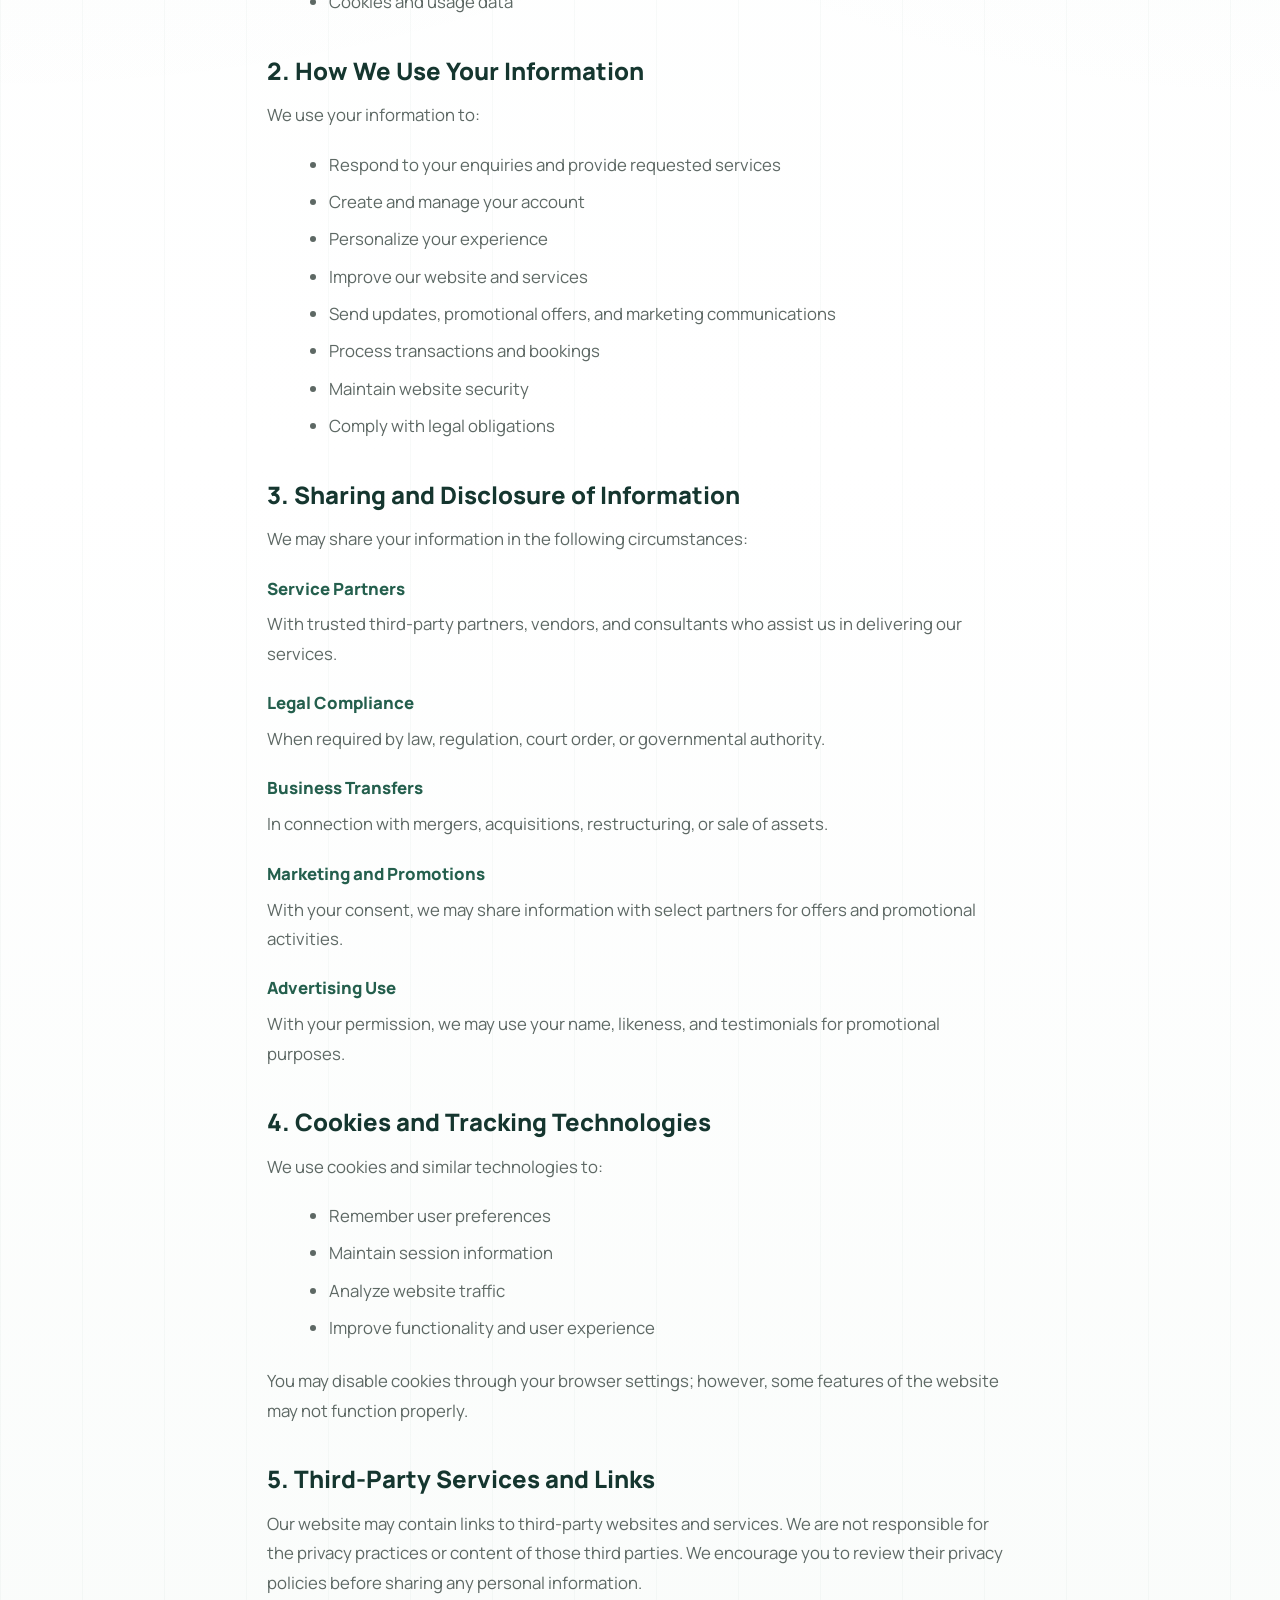
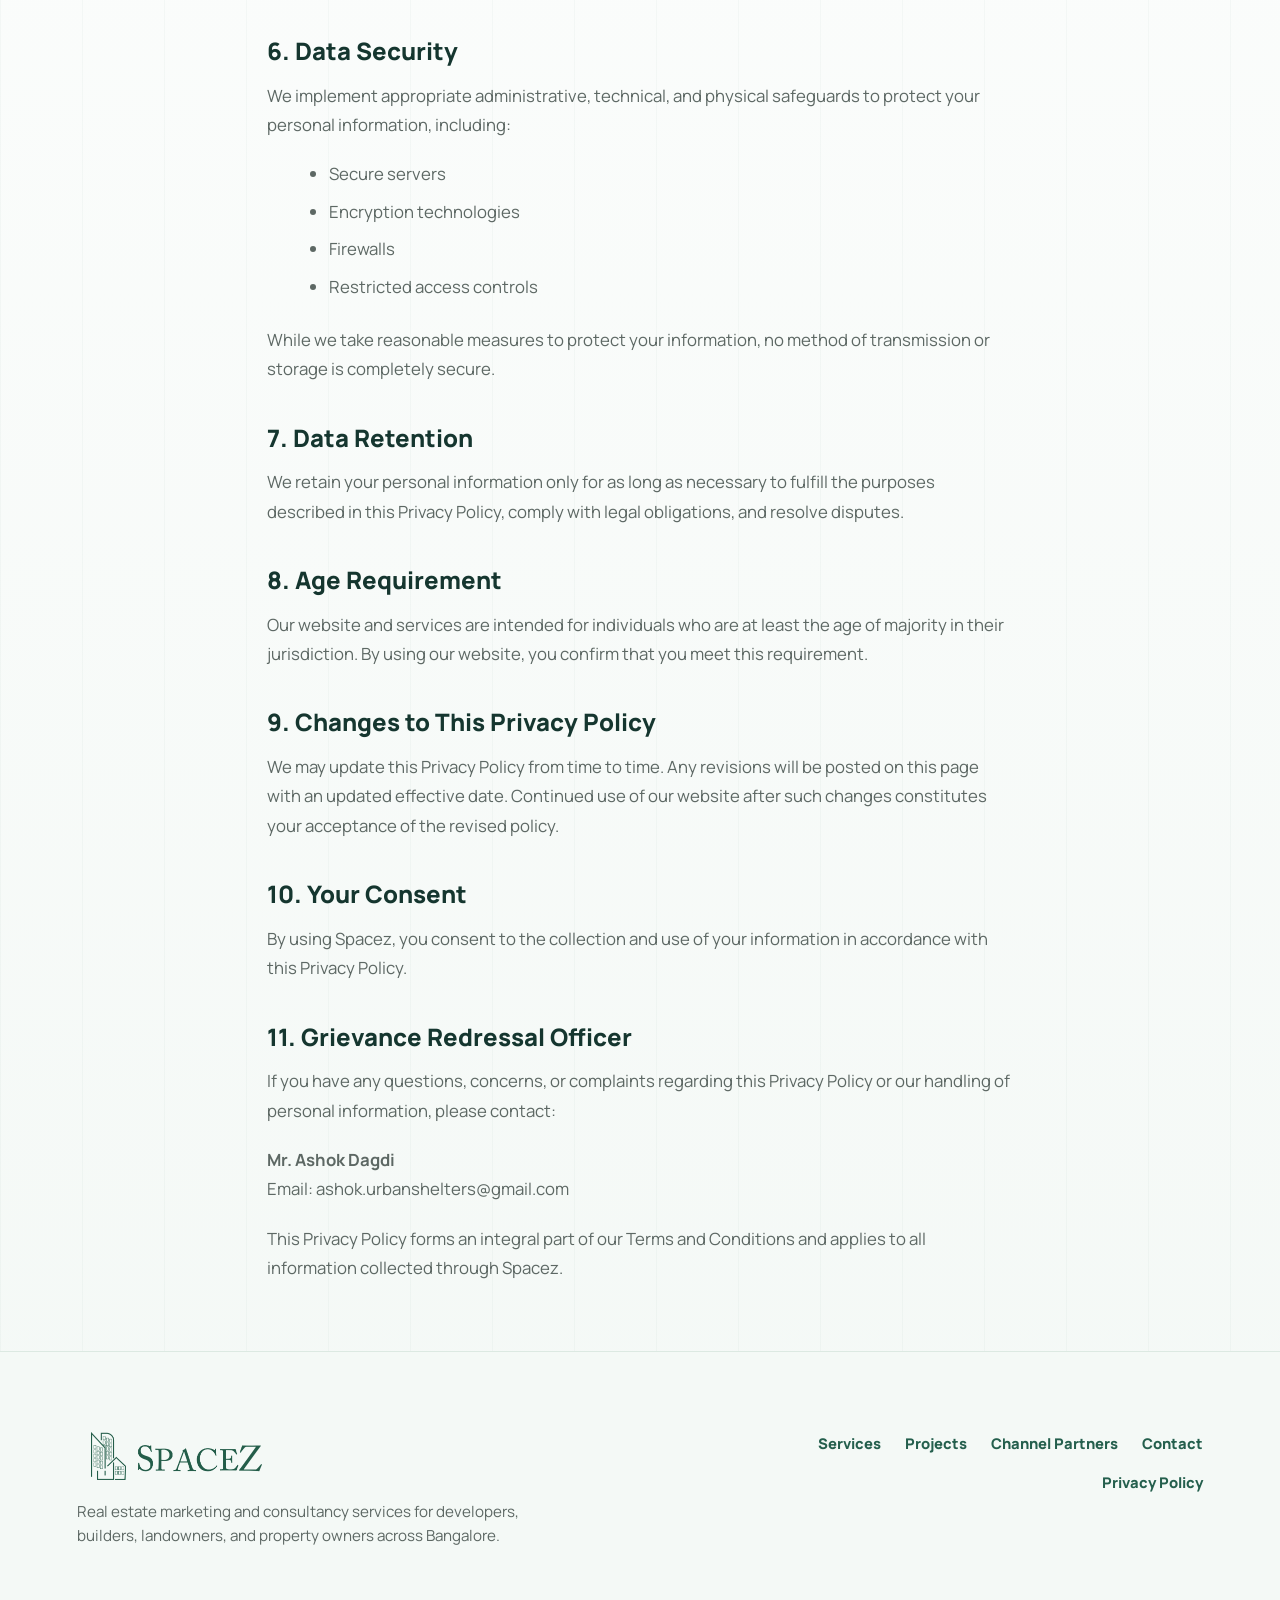
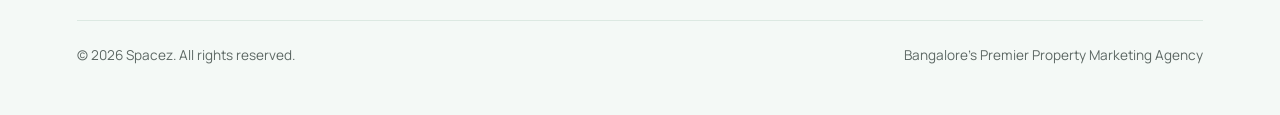
<file: privacy-policy.html>
<!DOCTYPE html>
<html lang="en">
<head>
  <meta charset="UTF-8">
  <meta name="viewport" content="width=device-width, initial-scale=1.0">
  <title>Privacy Policy | Spacez</title>
  <meta name="description" content="Privacy policy for Spacez real estate marketing and consultancy services.">
  <link rel="preconnect" href="https://fonts.googleapis.com">
  <link rel="preconnect" href="https://fonts.gstatic.com" crossorigin>
  <link href="https://fonts.googleapis.com/css2?family=Manrope:wght@400;500;600;700;800&display=swap" rel="stylesheet">
  <link rel="stylesheet" href="styles.css">
</head>
<body>
  <!-- Header Navigation -->
  <header class="site-header">
    <a class="brand" href="index.html" aria-label="Spacez home">
      <img src="assets/spacez-logo-transparent.png" alt="Spacez">
    </a>
    <input class="nav-toggle" id="nav-toggle" type="checkbox" aria-label="Toggle navigation">
    <label class="nav-button" for="nav-toggle"><span></span><span></span><span></span></label>
    <nav class="nav-links" aria-label="Primary navigation">
      <a href="index.html">Home</a>
      <a href="about.html">About</a>
      <a href="services.html">Services</a>
      <a href="projects.html">Projects</a>
      <a href="channel-partners.html">Channel Partners</a>
      <a href="contact.html">Contact</a>
      <a class="active" href="privacy-policy.html">Privacy Policy</a>
    </nav>
  </header>

  <main>
    <!-- Page Hero Section -->
    <section class="page-hero privacy-hero">
      <div class="page-hero-content">
        <p class="eyebrow">Privacy Policy</p>
        <h1>Privacy Policy</h1>
        <p>At Spacez ("we," "our," or "us"), we are committed to protecting your privacy and ensuring that your personal information is handled securely and responsibly.</p>
      </div>
    </section>

    <!-- Content Readability Section -->
    <section class="section policy-content">
      <p>This Privacy Policy explains how we collect, use, disclose, and safeguard your information when you visit our website, submit an enquiry, register with us, or use our services.</p>
      <p>By accessing or using our website and services, you agree to the terms of this Privacy Policy. If you do not agree, please discontinue use of our website and services.</p>

      <h2>1. Information We Collect</h2>
      <p>We may collect the following categories of personal information:</p>

      <h3>Contact Information</h3>
      <ul>
        <li>Full name</li>
        <li>Email address</li>
        <li>Phone number</li>
        <li>Mailing address</li>
      </ul>

      <h3>Account Information</h3>
      <ul>
        <li>Username</li>
        <li>Password</li>
        <li>Security questions</li>
      </ul>

      <h3>Demographic Information</h3>
      <ul>
        <li>Age</li>
        <li>Gender</li>
        <li>Marital status</li>
      </ul>

      <h3>Communication Information</h3>
      <p>Details you provide through enquiry forms, contact forms, emails, and other communications.</p>

      <h3>Technical Information</h3>
      <ul>
        <li>IP address</li>
        <li>Browser type</li>
        <li>Device information</li>
        <li>Cookies and usage data</li>
      </ul>

      <h2>2. How We Use Your Information</h2>
      <p>We use your information to:</p>
      <ul>
        <li>Respond to your enquiries and provide requested services</li>
        <li>Create and manage your account</li>
        <li>Personalize your experience</li>
        <li>Improve our website and services</li>
        <li>Send updates, promotional offers, and marketing communications</li>
        <li>Process transactions and bookings</li>
        <li>Maintain website security</li>
        <li>Comply with legal obligations</li>
      </ul>

      <h2>3. Sharing and Disclosure of Information</h2>
      <p>We may share your information in the following circumstances:</p>

      <h3>Service Partners</h3>
      <p>With trusted third-party partners, vendors, and consultants who assist us in delivering our services.</p>

      <h3>Legal Compliance</h3>
      <p>When required by law, regulation, court order, or governmental authority.</p>

      <h3>Business Transfers</h3>
      <p>In connection with mergers, acquisitions, restructuring, or sale of assets.</p>

      <h3>Marketing and Promotions</h3>
      <p>With your consent, we may share information with select partners for offers and promotional activities.</p>

      <h3>Advertising Use</h3>
      <p>With your permission, we may use your name, likeness, and testimonials for promotional purposes.</p>

      <h2>4. Cookies and Tracking Technologies</h2>
      <p>We use cookies and similar technologies to:</p>
      <ul>
        <li>Remember user preferences</li>
        <li>Maintain session information</li>
        <li>Analyze website traffic</li>
        <li>Improve functionality and user experience</li>
      </ul>
      <p>You may disable cookies through your browser settings; however, some features of the website may not function properly.</p>

      <h2>5. Third-Party Services and Links</h2>
      <p>Our website may contain links to third-party websites and services. We are not responsible for the privacy practices or content of those third parties. We encourage you to review their privacy policies before sharing any personal information.</p>

      <h2>6. Data Security</h2>
      <p>We implement appropriate administrative, technical, and physical safeguards to protect your personal information, including:</p>
      <ul>
        <li>Secure servers</li>
        <li>Encryption technologies</li>
        <li>Firewalls</li>
        <li>Restricted access controls</li>
      </ul>
      <p>While we take reasonable measures to protect your information, no method of transmission or storage is completely secure.</p>

      <h2>7. Data Retention</h2>
      <p>We retain your personal information only for as long as necessary to fulfill the purposes described in this Privacy Policy, comply with legal obligations, and resolve disputes.</p>

      <h2>8. Age Requirement</h2>
      <p>Our website and services are intended for individuals who are at least the age of majority in their jurisdiction. By using our website, you confirm that you meet this requirement.</p>

      <h2>9. Changes to This Privacy Policy</h2>
      <p>We may update this Privacy Policy from time to time. Any revisions will be posted on this page with an updated effective date. Continued use of our website after such changes constitutes your acceptance of the revised policy.</p>

      <h2>10. Your Consent</h2>
      <p>By using Spacez, you consent to the collection and use of your information in accordance with this Privacy Policy.</p>

      <h2>11. Grievance Redressal Officer</h2>
      <p>If you have any questions, concerns, or complaints regarding this Privacy Policy or our handling of personal information, please contact:</p>
      <p><strong>Mr. Ashok Dagdi</strong><br>Email: <a href="mailto:ashok.urbanshelters@gmail.com">ashok.urbanshelters@gmail.com</a></p>

      <p>This Privacy Policy forms an integral part of our Terms and Conditions and applies to all information collected through Spacez.</p>
    </section>
  </main>

  <!-- Complete Premium Footer -->
  <footer class="site-footer">
    <div>
      <a class="brand footer-brand" href="index.html">
        <img src="assets/spacez-logo-transparent.png" alt="Spacez">
      </a>
      <p>Real estate marketing and consultancy services for developers, builders, landowners, and property owners across Bangalore.</p>
    </div>
    <div class="footer-links">
      <nav class="footer-nav" aria-label="Footer Navigation">
        <a href="services.html">Services</a>
        <a href="projects.html">Projects</a>
      <a href="channel-partners.html">Channel Partners</a>
        <a href="contact.html">Contact</a>
        <a href="privacy-policy.html">Privacy Policy</a>
      </nav>
    </div>
    <div class="footer-credit">
      <span>© 2026 Spacez. All rights reserved.</span>
      <span>Bangalore's Premier Property Marketing Agency</span>
    </div>
  </footer>

  <!-- Floating Consultation Widget -->
  <div class="floating-widget" aria-label="Quick consultation">
    <a class="floating-btn" href="contact.html" title="Get Free Consultation" aria-label="Get Free Consultation">
      <svg width="24" height="24" viewBox="0 0 24 24" fill="none" stroke="currentColor" stroke-width="2.5" stroke-linecap="round" stroke-linejoin="round"><path d="M21 15a2 2 0 0 1-2 2H7l-4 4V5a2 2 0 0 1 2-2h14a2 2 0 0 1 2 2z"></path></svg>
    </a>
  </div>
  <script src="site-animations.js"></script>
  <script src="chat-widget.js"></script>
</body>
</html>
</file>
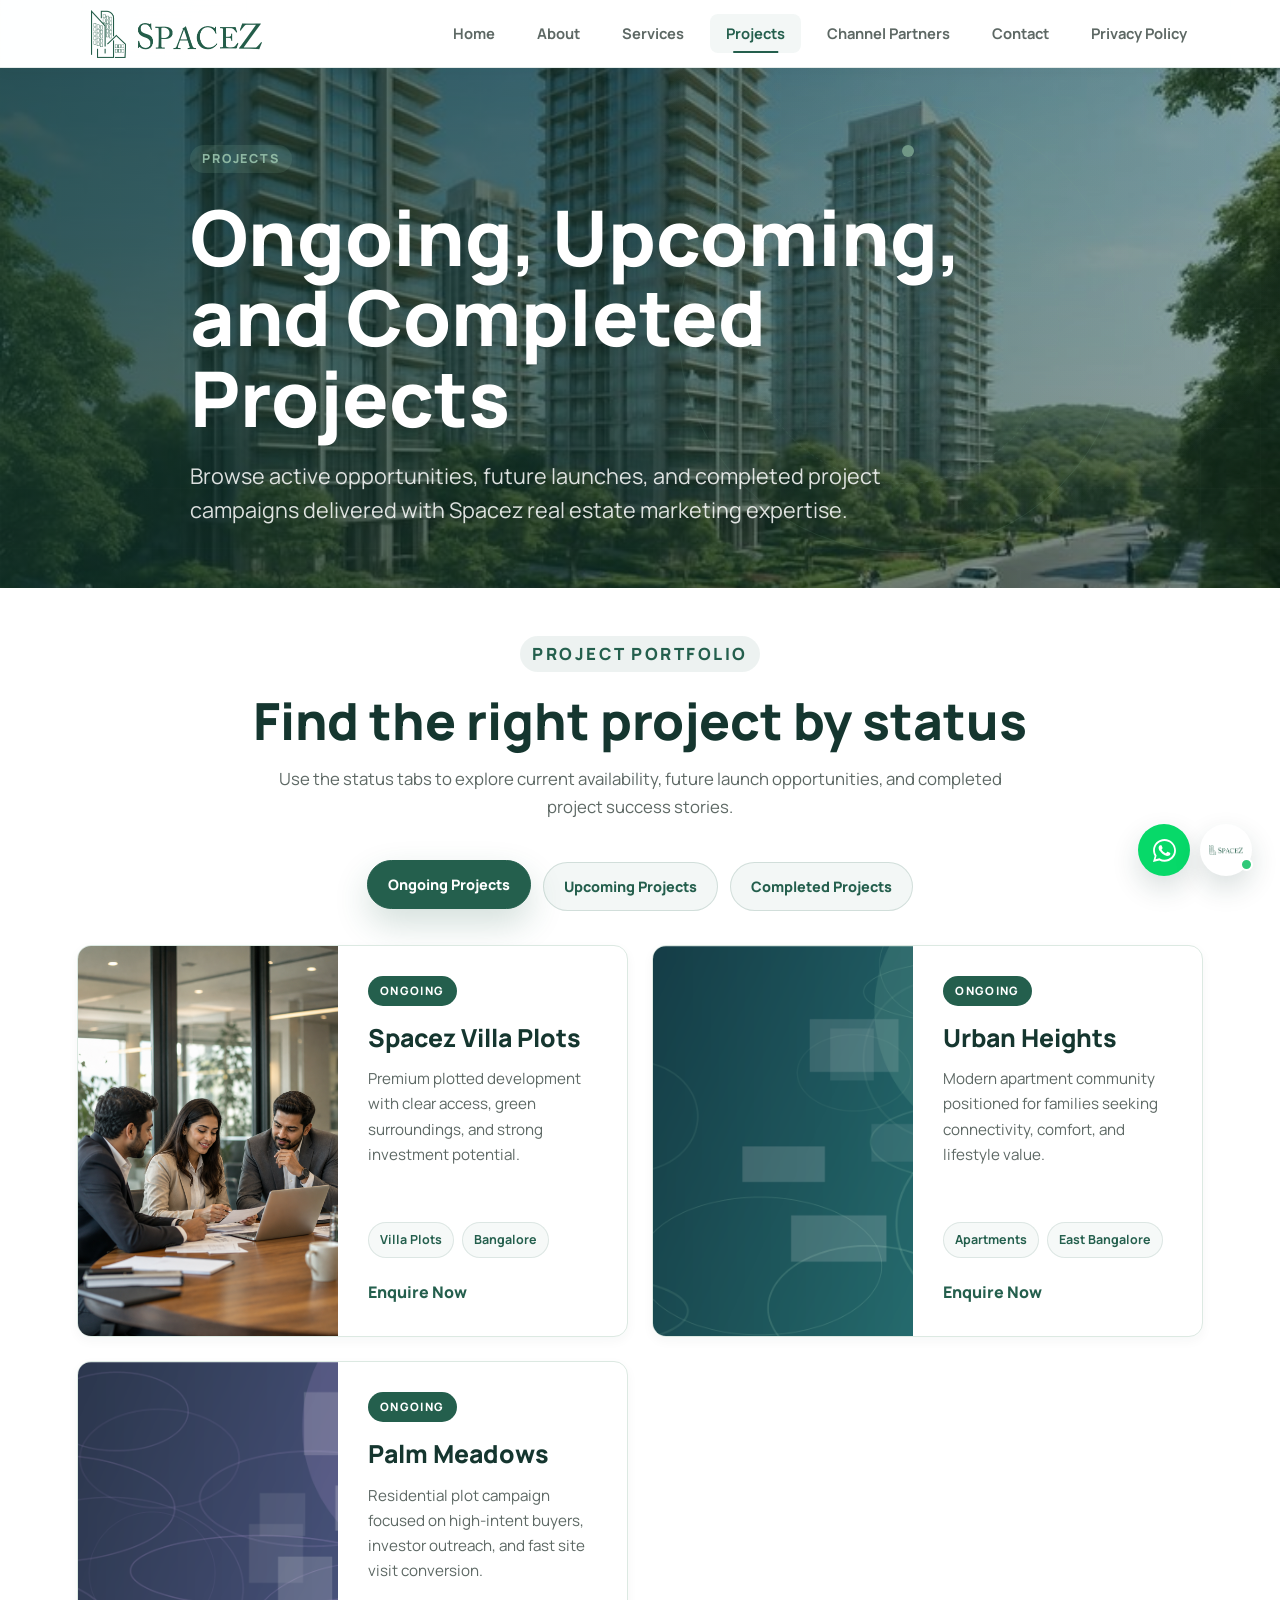
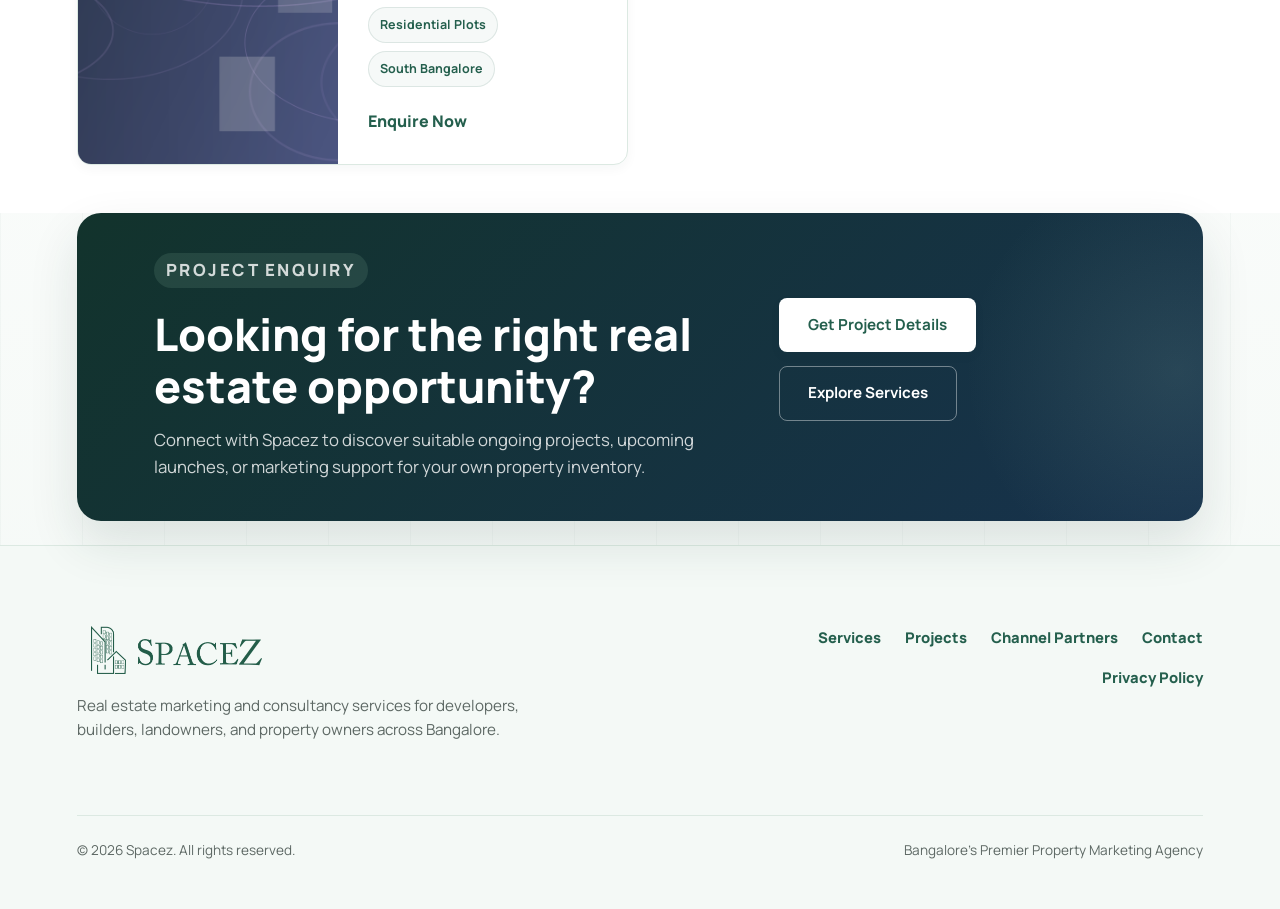
<file: projects.html>
<!DOCTYPE html>
<html lang="en">
<head>
  <meta charset="UTF-8">
  <meta name="viewport" content="width=device-width, initial-scale=1.0">
  <title>Projects | Spacez - Ongoing, Upcoming & Completed Projects</title>
  <meta name="description" content="Explore Spacez ongoing projects, upcoming launches, and completed real estate projects across Bangalore.">
  <link rel="preconnect" href="https://fonts.googleapis.com">
  <link rel="preconnect" href="https://fonts.gstatic.com" crossorigin>
  <link href="https://fonts.googleapis.com/css2?family=Manrope:wght@400;500;600;700;800&display=swap" rel="stylesheet">
  <link rel="stylesheet" href="styles.css">
</head>
<body>
  <header class="site-header">
    <a class="brand" href="index.html" aria-label="Spacez home">
      <img src="assets/spacez-logo-transparent.png" alt="Spacez">
    </a>
    <input class="nav-toggle" id="nav-toggle" type="checkbox" aria-label="Toggle navigation">
    <label class="nav-button" for="nav-toggle"><span></span><span></span><span></span></label>
    <nav class="nav-links" aria-label="Primary navigation">
      <a href="index.html">Home</a>
      <a href="about.html">About</a>
      <a href="services.html">Services</a>
      <a class="active" href="projects.html">Projects</a>
      <a href="channel-partners.html">Channel Partners</a>
      <a href="contact.html">Contact</a>
      <a href="privacy-policy.html">Privacy Policy</a>
    </nav>
  </header>

  <main>
    <section class="page-hero projects-hero">
      <div class="page-hero-content">
        <p class="eyebrow">Projects</p>
        <h1>Ongoing, Upcoming, and Completed Projects</h1>
        <p>Browse active opportunities, future launches, and completed project campaigns delivered with Spacez real estate marketing expertise.</p>
      </div>
    </section>

    <section class="section projects-section">
      <div class="section-heading center">
        <p class="eyebrow dark">Project Portfolio</p>
        <h2>Find the right project by status</h2>
        <p class="section-subtitle">Use the status tabs to explore current availability, future launch opportunities, and completed project success stories.</p>
      </div>

      <div class="project-tabs">
        <input id="projects-ongoing" name="project-status" type="radio" checked>
        <input id="projects-upcoming" name="project-status" type="radio">
        <input id="projects-completed" name="project-status" type="radio">

        <div class="project-tab-controls" aria-label="Project status filters">
          <label for="projects-ongoing">Ongoing Projects</label>
          <label for="projects-upcoming">Upcoming Projects</label>
          <label for="projects-completed">Completed Projects</label>
        </div>

        <div class="project-panel project-panel-ongoing">
          <article class="project-card">
            <img src="assets/testimonial-workspace-roundtable.png" alt="Premium villa plot project">
            <div class="project-card-body">
              <span class="project-status">Ongoing</span>
              <h3>Spacez Villa Plots</h3>
              <p>Premium plotted development with clear access, green surroundings, and strong investment potential.</p>
              <div class="project-meta">
                <span>Villa Plots</span>
                <span>Bangalore</span>
              </div>
              <a href="contact.html">Enquire Now</a>
            </div>
          </article>
          <article class="project-card">
            <img src="assets/hero-digital-marketing.png" alt="Urban apartment project">
            <div class="project-card-body">
              <span class="project-status">Ongoing</span>
              <h3>Urban Heights</h3>
              <p>Modern apartment community positioned for families seeking connectivity, comfort, and lifestyle value.</p>
              <div class="project-meta">
                <span>Apartments</span>
                <span>East Bangalore</span>
              </div>
              <a href="contact.html">Enquire Now</a>
            </div>
          </article>
          <article class="project-card">
            <img src="assets/hero-affiliate-marketing.png" alt="Premium residential plot project">
            <div class="project-card-body">
              <span class="project-status">Ongoing</span>
              <h3>Palm Meadows</h3>
              <p>Residential plot campaign focused on high-intent buyers, investor outreach, and fast site visit conversion.</p>
              <div class="project-meta">
                <span>Residential Plots</span>
                <span>South Bangalore</span>
              </div>
              <a href="contact.html">Enquire Now</a>
            </div>
          </article>
        </div>

        <div class="project-panel project-panel-upcoming">
          <article class="project-card">
            <img src="assets/hero-channel-partners.png" alt="Upcoming farmland project">
            <div class="project-card-body">
              <span class="project-status upcoming">Upcoming</span>
              <h3>Green Acres</h3>
              <p>Future-ready managed farm plots planned for buyers who want open land and long-term appreciation.</p>
              <div class="project-meta">
                <span>Farm Plots</span>
                <span>North Bangalore</span>
              </div>
              <a href="contact.html">Register Interest</a>
            </div>
          </article>
          <article class="project-card">
            <img src="assets/hero-print-broadcast.png" alt="Upcoming plotted development">
            <div class="project-card-body">
              <span class="project-status upcoming">Upcoming</span>
              <h3>Lakeview Enclave</h3>
              <p>Planned residential plotted layout designed for peaceful living, access roads, and future growth.</p>
              <div class="project-meta">
                <span>Residential Plots</span>
                <span>Bangalore Outskirts</span>
              </div>
              <a href="contact.html">Register Interest</a>
            </div>
          </article>
        </div>

        <div class="project-panel project-panel-completed">
          <article class="project-card">
            <img src="assets/spacez-hero.png" alt="Completed residential project">
            <div class="project-card-body">
              <span class="project-status completed">Completed</span>
              <h3>Spacez County</h3>
              <p>Delivered residential plot campaign with strong buyer response and a successful closure cycle.</p>
              <div class="project-meta">
                <span>Residential Plots</span>
                <span>Completed</span>
              </div>
              <a href="contact.html">Talk to Team</a>
            </div>
          </article>
          <article class="project-card">
            <img src="assets/hero-about.png" alt="Completed apartment project">
            <div class="project-card-body">
              <span class="project-status completed">Completed</span>
              <h3>Serenity Homes</h3>
              <p>Completed apartment marketing assignment with qualified lead generation and sales support.</p>
              <div class="project-meta">
                <span>Apartments</span>
                <span>Completed</span>
              </div>
              <a href="contact.html">Talk to Team</a>
            </div>
          </article>
          <article class="project-card">
            <img src="assets/hero-telemarketing.png" alt="Completed villa project">
            <div class="project-card-body">
              <span class="project-status completed">Completed</span>
              <h3>Signature Villas</h3>
              <p>Premium villa marketing program completed through digital campaigns, telemarketing, and partner outreach.</p>
              <div class="project-meta">
                <span>Villas</span>
                <span>Completed</span>
              </div>
              <a href="contact.html">Talk to Team</a>
            </div>
          </article>
        </div>
      </div>
    </section>

    <section class="final-cta">
      <div>
        <p class="eyebrow">Project Enquiry</p>
        <h2>Looking for the right real estate opportunity?</h2>
        <p>Connect with Spacez to discover suitable ongoing projects, upcoming launches, or marketing support for your own property inventory.</p>
      </div>
      <div class="hero-actions">
        <a class="btn light" href="contact.html">Get Project Details</a>
        <a class="btn outline-light" href="services.html">Explore Services</a>
      </div>
    </section>
  </main>

  <footer class="site-footer">
    <div>
      <a class="brand footer-brand" href="index.html">
        <img src="assets/spacez-logo-transparent.png" alt="Spacez">
      </a>
      <p>Real estate marketing and consultancy services for developers, builders, landowners, and property owners across Bangalore.</p>
    </div>
    <div class="footer-links">
      <nav class="footer-nav" aria-label="Footer Navigation">
        <a href="services.html">Services</a>
        <a href="projects.html">Projects</a>
      <a href="channel-partners.html">Channel Partners</a>
        <a href="contact.html">Contact</a>
        <a href="privacy-policy.html">Privacy Policy</a>
      </nav>
    </div>
    <div class="footer-credit">
      <span>&copy; 2026 Spacez. All rights reserved.</span>
      <span>Bangalore's Premier Property Marketing Agency</span>
    </div>
  </footer>

  <div class="floating-widget" aria-label="Quick consultation">
    <a class="floating-btn" href="contact.html" title="Get Free Consultation" aria-label="Get Free Consultation">
      <svg width="24" height="24" viewBox="0 0 24 24" fill="none" stroke="currentColor" stroke-width="2.5" stroke-linecap="round" stroke-linejoin="round"><path d="M21 15a2 2 0 0 1-2 2H7l-4 4V5a2 2 0 0 1 2-2h14a2 2 0 0 1 2 2z"></path></svg>
    </a>
  </div>
  <script src="site-animations.js"></script>
  <script src="chat-widget.js"></script>
</body>
</html>
</file>
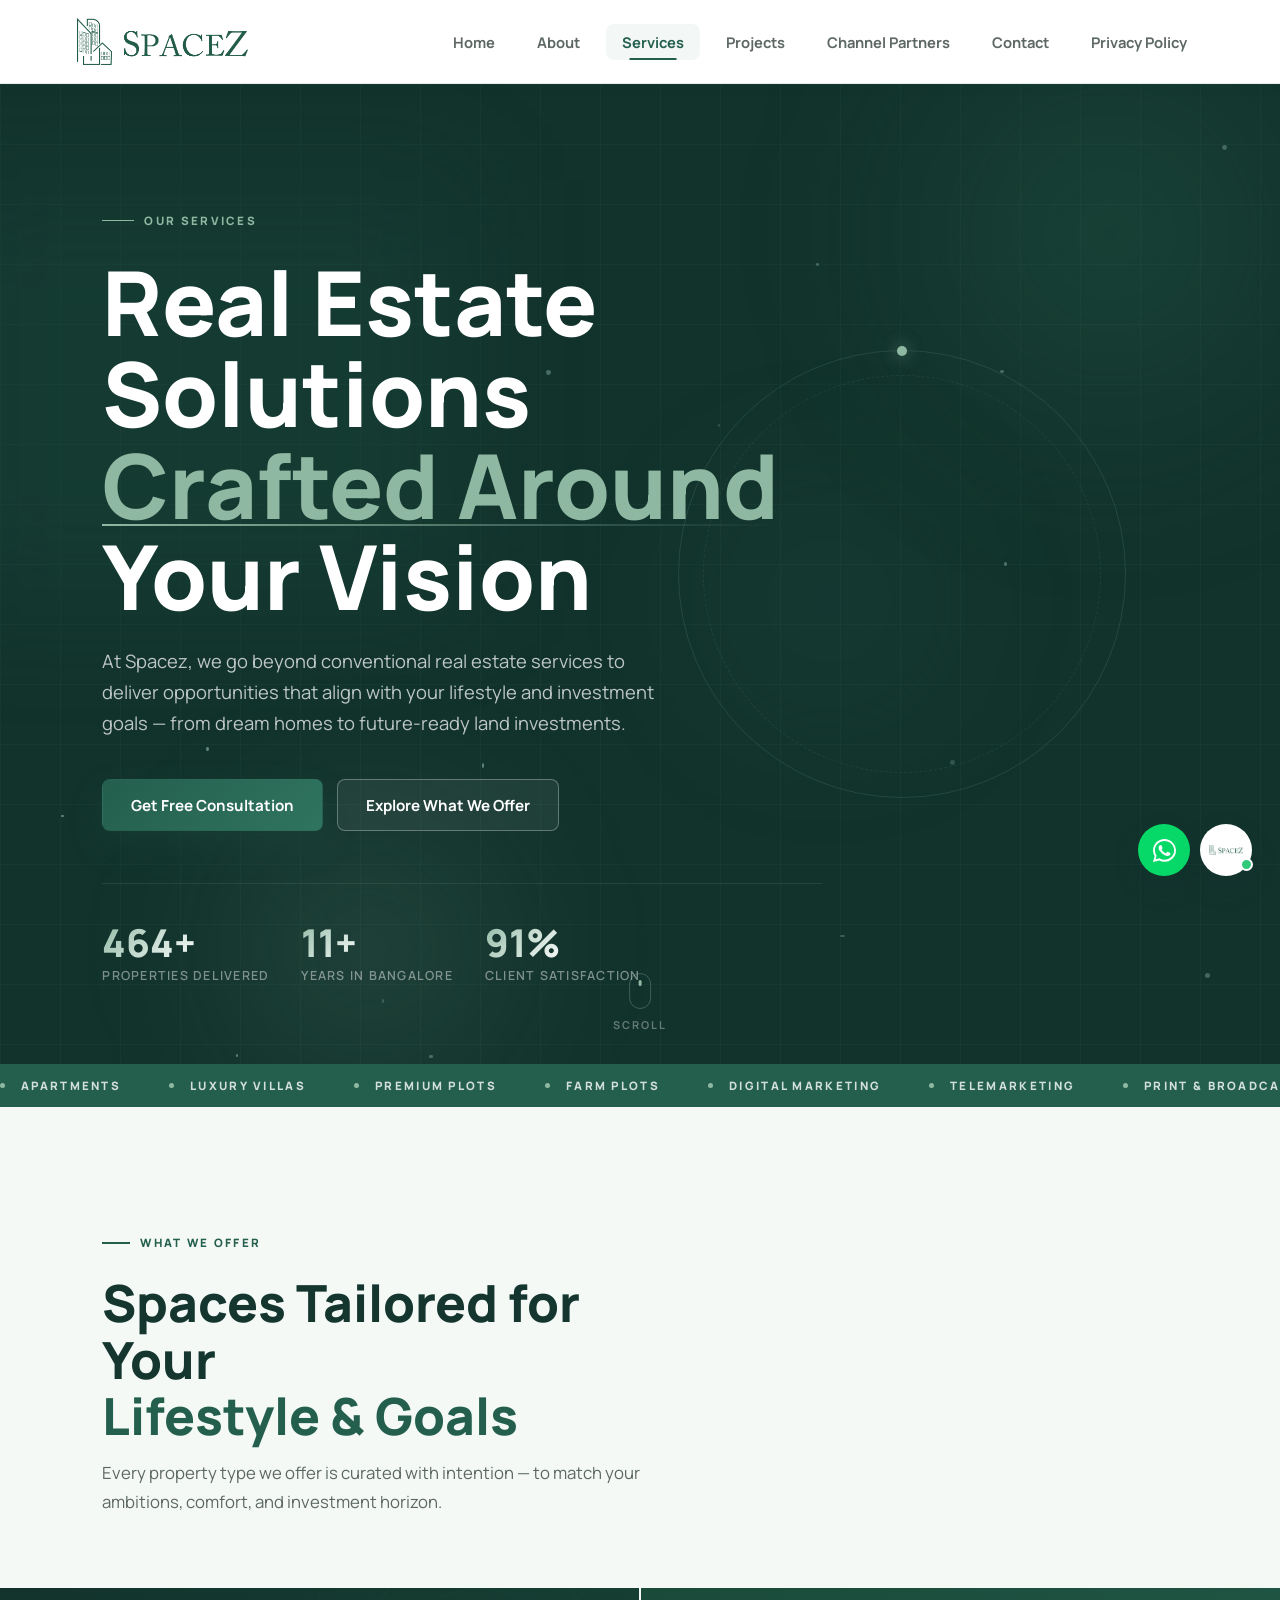
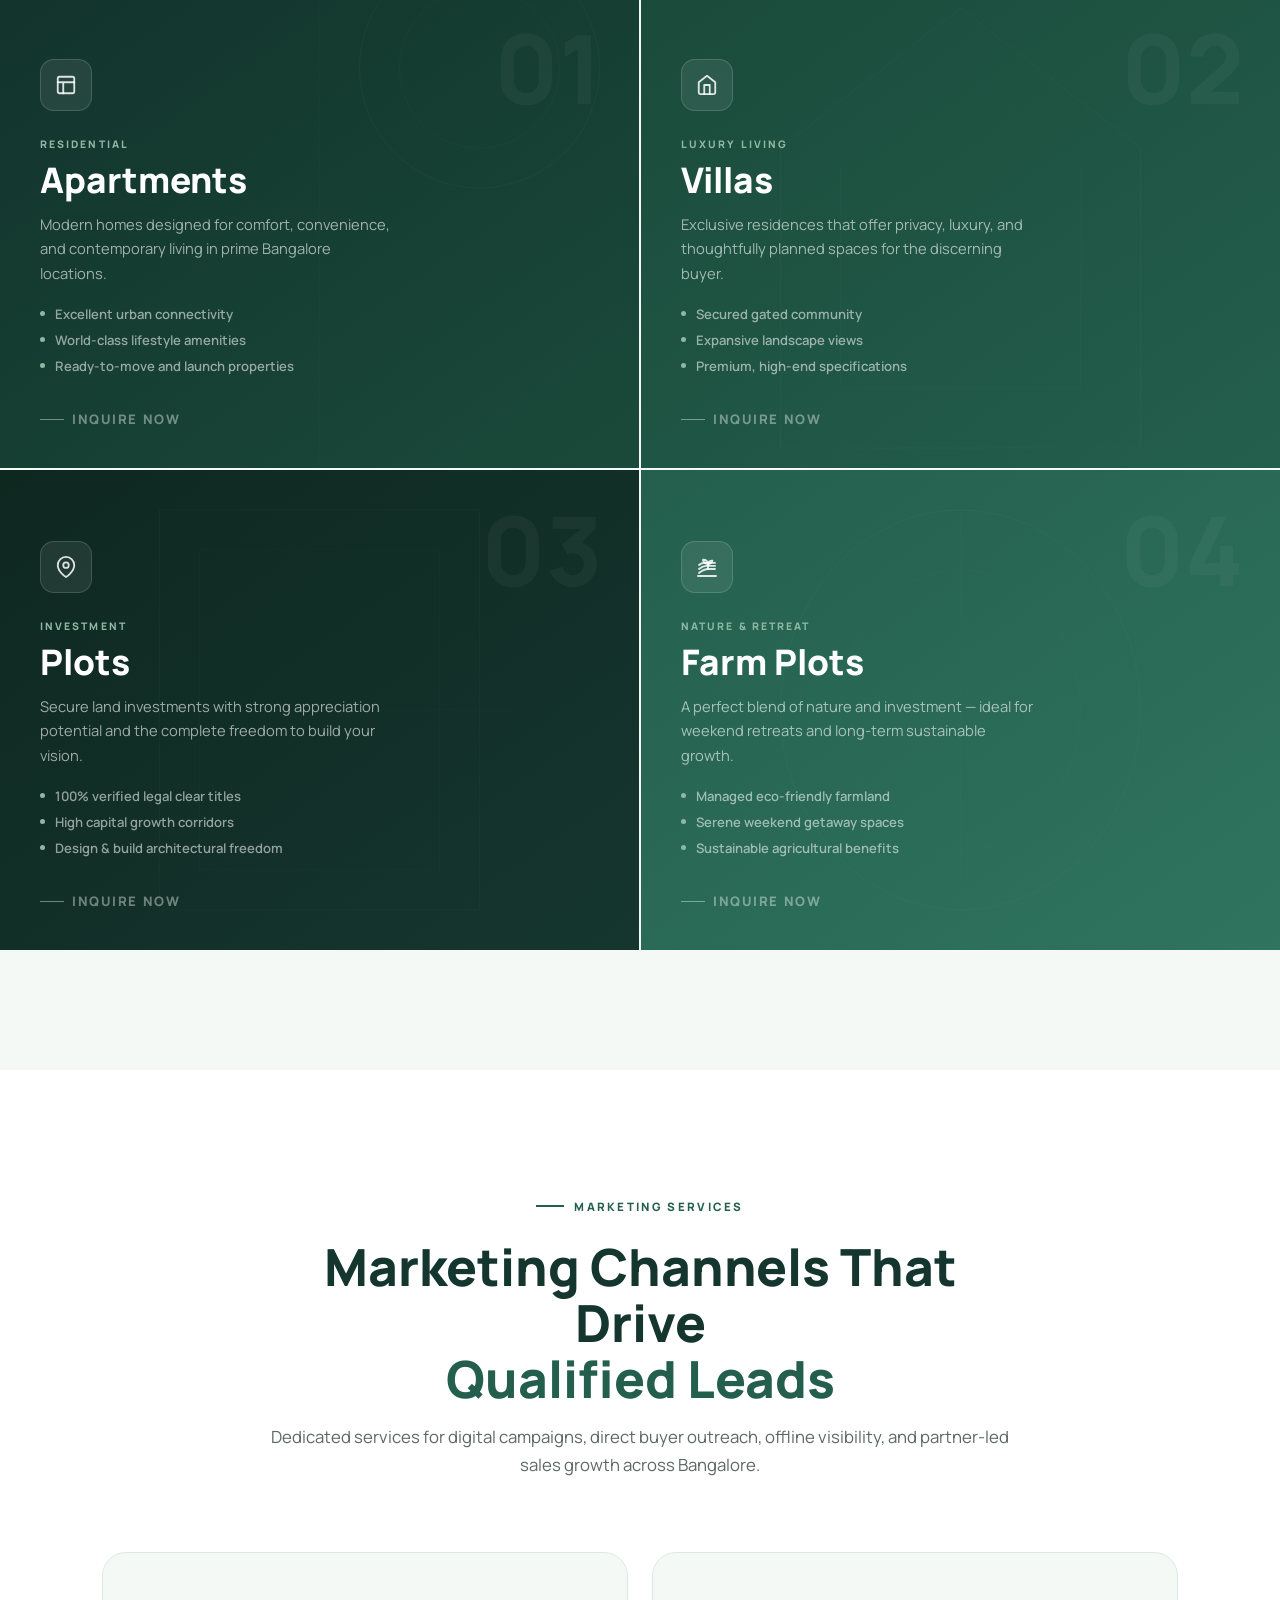
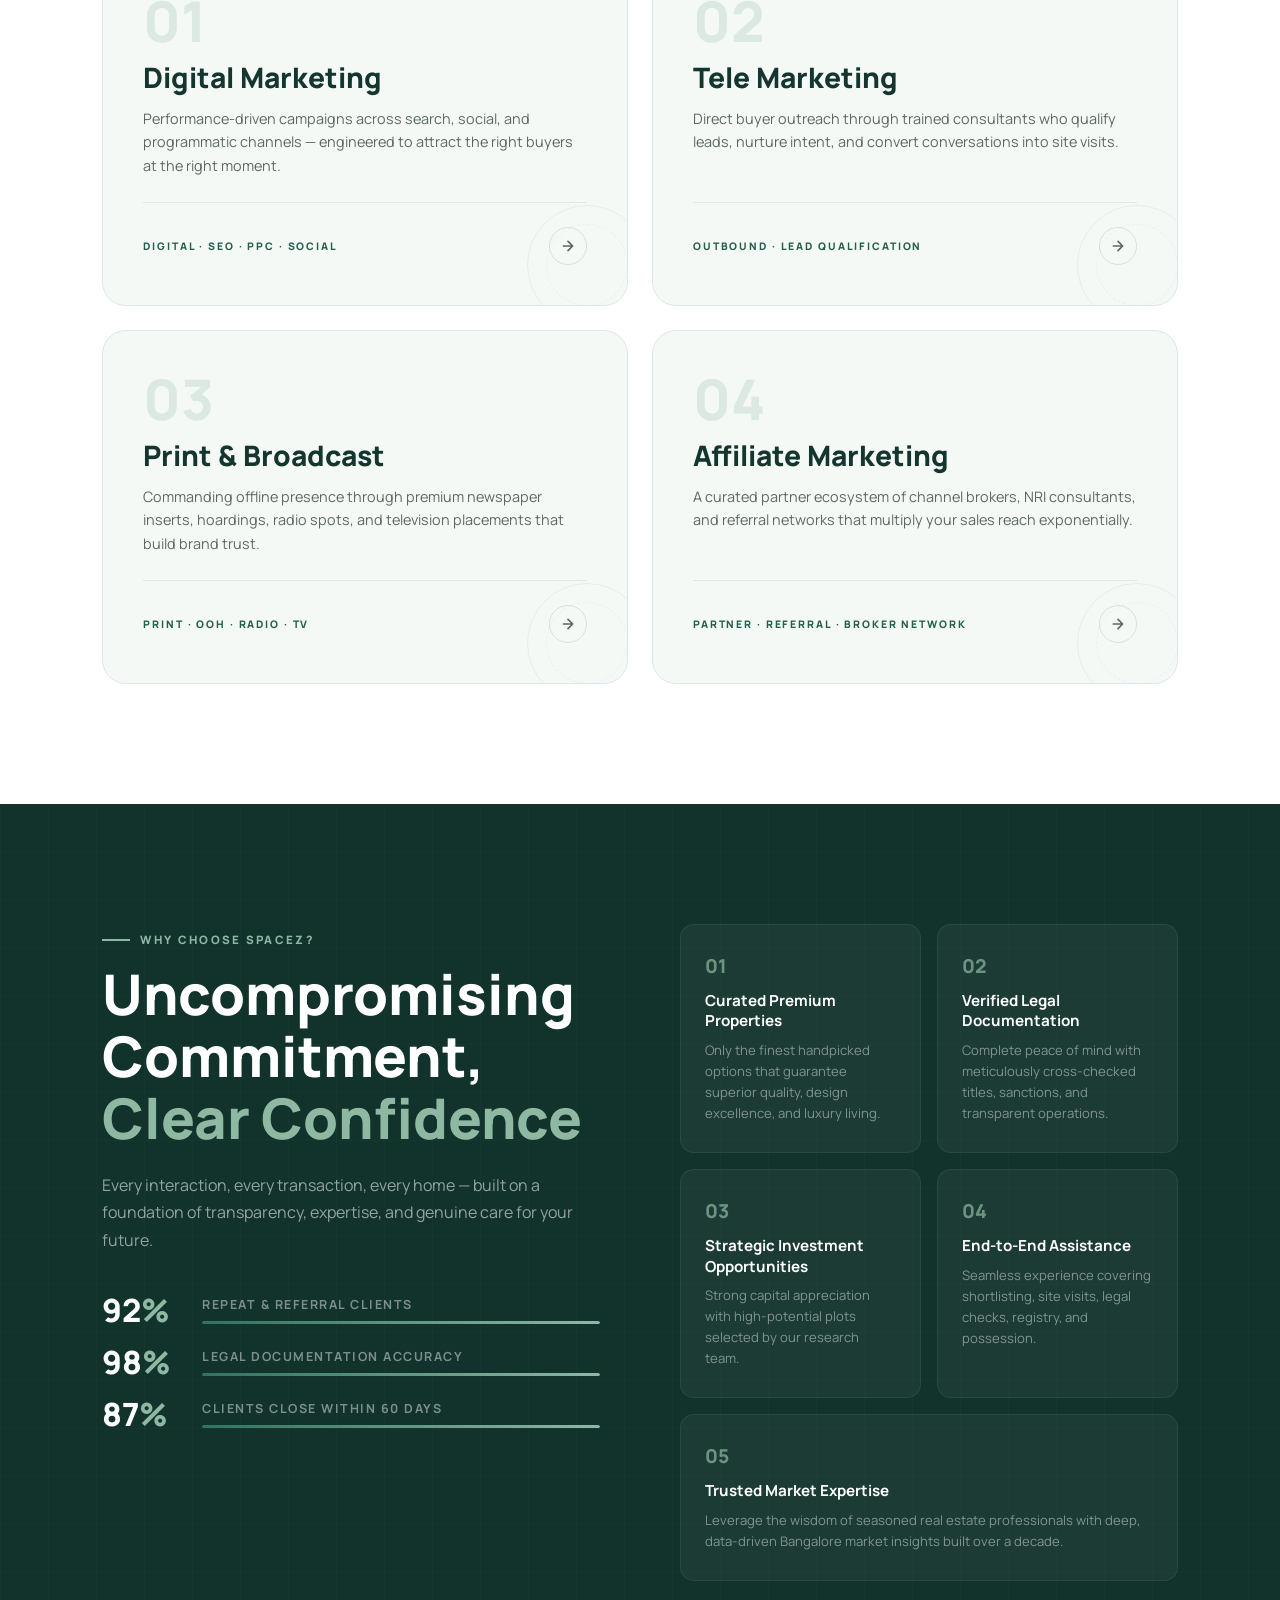
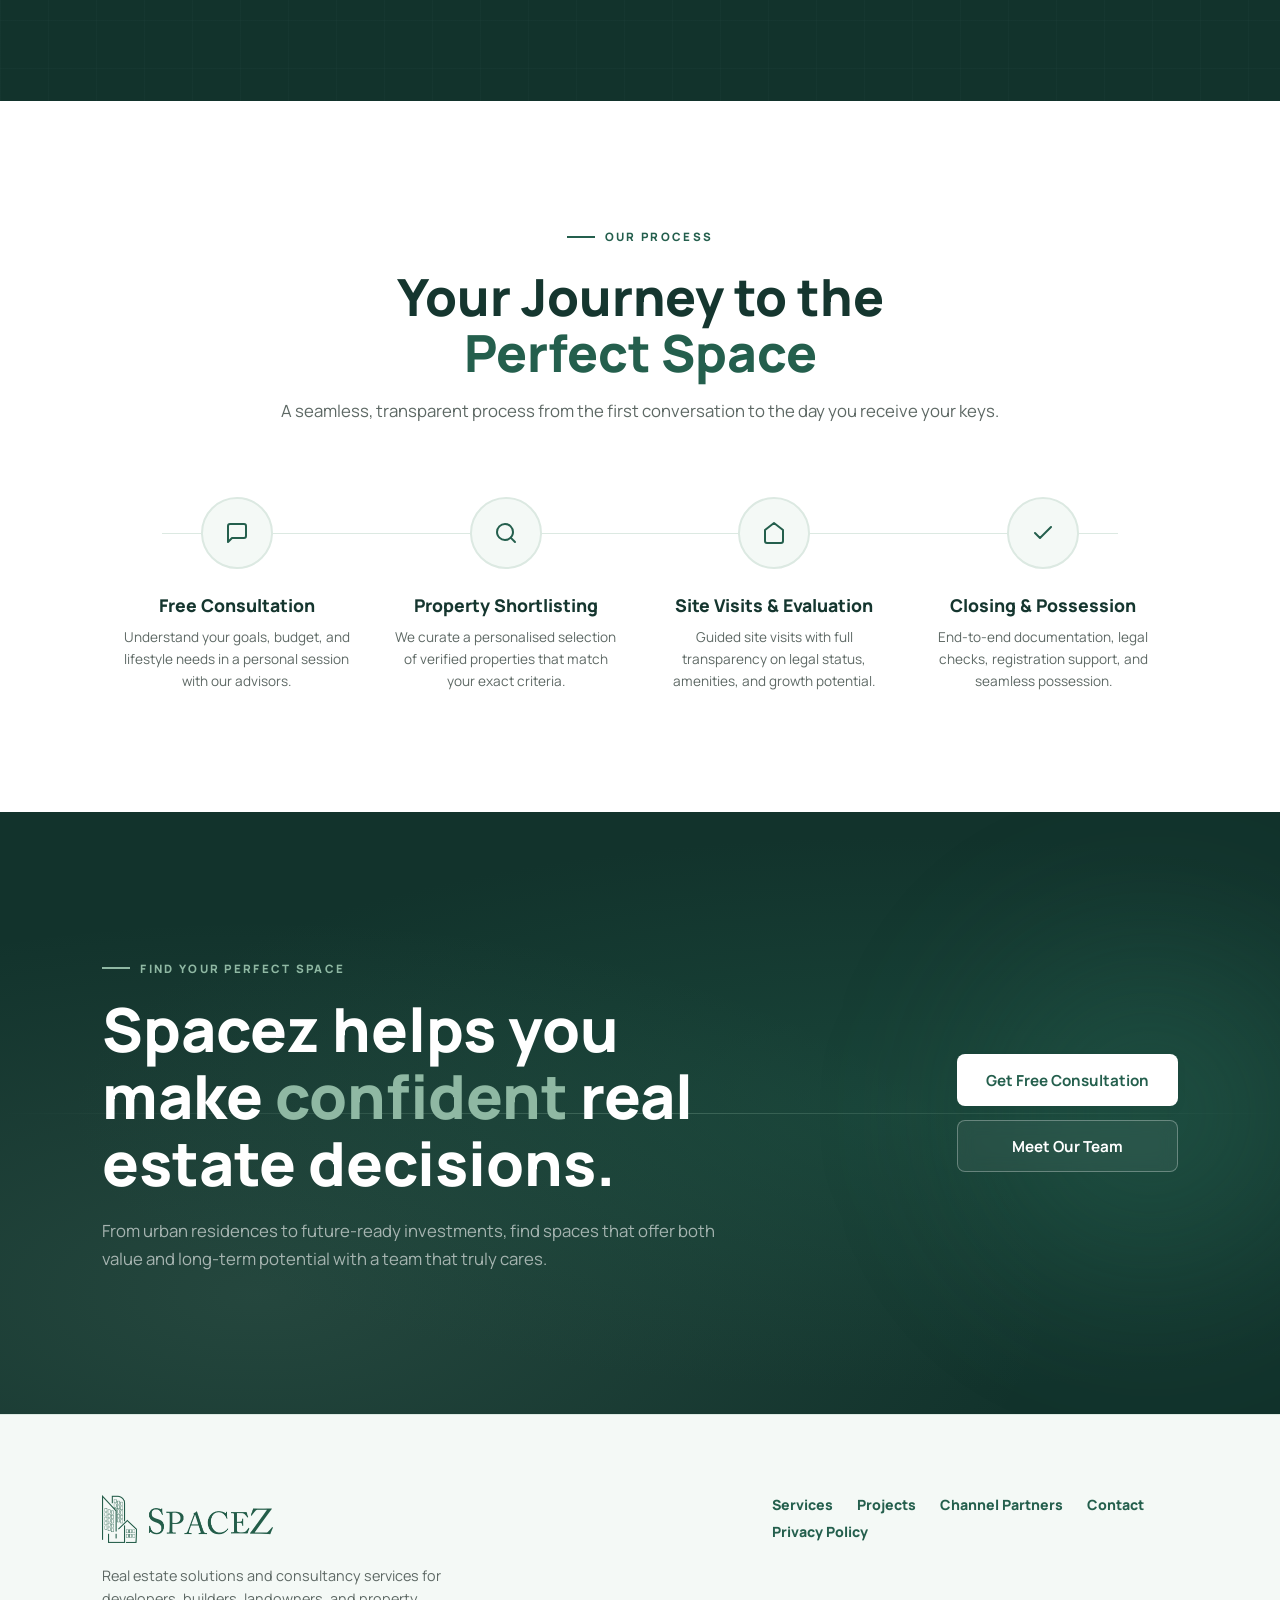
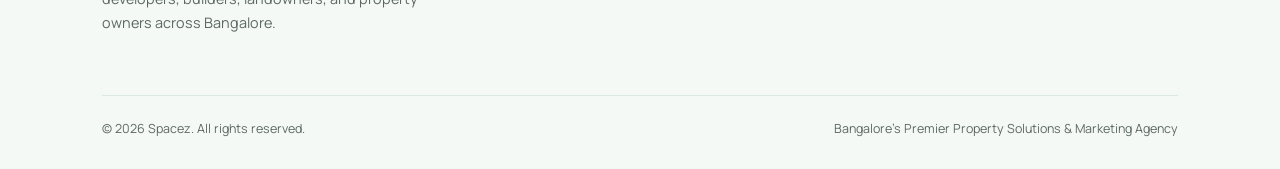
<file: services.html>
<!DOCTYPE html>
<html lang="en">
<head>
  <meta charset="UTF-8">
  <meta name="viewport" content="width=device-width, initial-scale=1.0">
  <title>Services | Spacez - Real Estate Solutions Crafted Around Your Vision</title>
  <meta name="description" content="Explore Spacez real estate solutions including modern apartments, exclusive villas, secure plots, and premium farm plots designed for comfort and growth in Bangalore.">
  <link rel="preconnect" href="https://fonts.googleapis.com">
  <link rel="preconnect" href="https://fonts.gstatic.com" crossorigin>
  <link href="https://fonts.googleapis.com/css2?family=Manrope:wght@400;500;600;700;800&display=swap" rel="stylesheet">
  <style>
    /* ============================================================
       SPACEZ BRAND TOKENS (mirrored from styles.css)
    ============================================================ */
    :root {
      --ink: #15362f;
      --muted-ink: #5d6864;
      --paper: #ffffff;
      --soft: #f4f9f6;
      --line: #dce9e2;
      --brand: #245f4d;
      --brand-light: #2f745f;
      --gold: #8fb8a3;
      --deep: #12332c;
      --deep-2: #edf5f1;
      --grad-primary: linear-gradient(135deg, var(--brand) 0%, var(--brand-light) 100%);
      --grad-dark: linear-gradient(135deg, #15362f 0%, #245f4d 100%);
      --font-main: "Manrope", system-ui, sans-serif;
      --font-serif: "Manrope", system-ui, sans-serif;
      --shadow-sm: 0 4px 12px rgba(21, 54, 47, 0.04);
      --shadow-md: 0 12px 30px rgba(21, 54, 47, 0.08);
      --shadow-lg: 0 22px 50px rgba(21, 54, 47, 0.12);
      --shadow-glow: 0 15px 35px rgba(36, 95, 77, 0.2);
      --radius-sm: 8px;
      --radius-md: 14px;
      --radius-lg: 24px;
      --radius-full: 9999px;
      --transition-fast: 150ms cubic-bezier(0.4, 0, 0.2, 1);
      --transition-normal: 280ms cubic-bezier(0.4, 0, 0.2, 1);
      --transition-slow: 450ms cubic-bezier(0.4, 0, 0.2, 1);
    }

    /* ============================================================
       RESET & BASE
    ============================================================ */
    *, *::before, *::after { box-sizing: border-box; margin: 0; padding: 0; }
    html { scroll-behavior: smooth; overflow-x: hidden; }
    body {
      font-family: var(--font-main);
      color: var(--ink);
      background: #fff;
      -webkit-font-smoothing: antialiased;
      overflow-x: hidden;
      padding-top: 84px;
    }
    a { text-decoration: none; color: inherit; }
    img { display: block; max-width: 100%; }

    /* ============================================================
       NAVIGATION (matches styles.css)
    ============================================================ */
    .site-header {
      position: fixed;
      inset: 0 0 auto 0;
      z-index: 1000;
      display: flex;
      align-items: center;
      justify-content: space-between;
      min-height: 84px;
      padding: 12px clamp(20px, 6vw, 80px);
      background: rgba(255,255,255,0.95);
      border-bottom: 1px solid rgba(36,95,77,0.12);
      backdrop-filter: blur(20px);
      box-shadow: var(--shadow-sm);
    }
    .brand { display: inline-flex; align-items: center; width: min(200px, 45vw); }
    .brand img { max-height: 48px; object-fit: contain; }
    .nav-links { display: flex; align-items: center; gap: 10px; font-size: 0.92rem; font-weight: 700; }
    .nav-links a {
      position: relative; padding: 8px 16px;
      border-radius: var(--radius-sm); color: var(--muted-ink);
      transition: all var(--transition-fast);
    }
    .nav-links a:hover, .nav-links a.active {
      color: var(--brand); background: rgba(36,95,77,0.05);
    }
    .nav-links a::after {
      content: ''; position: absolute; bottom: 0; left: 50%;
      transform: translateX(-50%); width: 0; height: 2px;
      background: var(--brand); transition: width var(--transition-fast);
    }
    .nav-links a:hover::after, .nav-links a.active::after { width: 50%; }
    .nav-toggle, .nav-button { display: none; }

    /* ============================================================
       KEYFRAMES
    ============================================================ */
    @keyframes fadeUp {
      from { opacity: 0; transform: translateY(32px); }
      to   { opacity: 1; transform: translateY(0); }
    }
    @keyframes fadeIn {
      from { opacity: 0; } to { opacity: 1; }
    }
    @keyframes slideRight {
      from { transform: scaleX(0); } to { transform: scaleX(1); }
    }
    @keyframes floatA {
      0%,100% { transform: translateY(0) rotate(0deg); }
      50%      { transform: translateY(-18px) rotate(3deg); }
    }
    @keyframes floatB {
      0%,100% { transform: translateY(0) rotate(0deg); }
      50%      { transform: translateY(14px) rotate(-2deg); }
    }
    @keyframes floatC {
      0%,100% { transform: translateY(0) scale(1); }
      50%      { transform: translateY(-10px) scale(1.04); }
    }
    @keyframes rotateSlow {
      from { transform: rotate(0deg); } to { transform: rotate(360deg); }
    }
    @keyframes shimmer {
      0%   { background-position: -200% center; }
      100% { background-position: 200% center; }
    }
    @keyframes countUp {
      from { opacity: 0; transform: translateY(12px); }
      to   { opacity: 1; transform: translateY(0); }
    }
    @keyframes lineGrow {
      from { width: 0; } to { width: 80px; }
    }
    @keyframes blobPulse {
      0%,100% { border-radius: 60% 40% 55% 45% / 45% 55% 40% 60%; transform: scale(1) rotate(0deg); }
      33%      { border-radius: 40% 60% 45% 55% / 55% 45% 60% 40%; transform: scale(1.05) rotate(3deg); }
      66%      { border-radius: 55% 45% 60% 40% / 40% 60% 45% 55%; transform: scale(0.97) rotate(-2deg); }
    }
    @keyframes cardReveal {
      from { opacity: 0; transform: translateY(40px) scale(0.97); }
      to   { opacity: 1; transform: translateY(0) scale(1); }
    }
    @keyframes progressLine {
      from { transform: scaleY(0); transform-origin: top; }
      to   { transform: scaleY(1); transform-origin: top; }
    }
    @keyframes particleFloat {
      0%   { transform: translate(0, 0) scale(1); opacity: 0.6; }
      50%  { transform: translate(var(--tx), var(--ty)) scale(1.2); opacity: 1; }
      100% { transform: translate(0, 0) scale(1); opacity: 0.6; }
    }
    @keyframes gradientShift {
      0%,100% { background-position: 0% 50%; }
      50%      { background-position: 100% 50%; }
    }
    @keyframes scanLine {
      from { top: -2px; } to { top: 100%; }
    }

    /* ============================================================
       HERO — DARK CINEMATIC
    ============================================================ */
    .hero {
      position: relative;
      min-height: 100vh;
      display: flex;
      align-items: center;
      background: var(--deep);
      overflow: hidden;
      padding: 120px clamp(24px, 8vw, 120px) 80px;
    }

    /* Animated gradient orbs */
    .hero-orb {
      position: absolute;
      border-radius: 50%;
      filter: blur(80px);
      pointer-events: none;
      z-index: 0;
    }
    .hero-orb-1 {
      width: 500px; height: 500px;
      background: radial-gradient(circle, rgba(36,95,77,0.45) 0%, transparent 70%);
      top: -100px; right: -80px;
      animation: floatA 8s ease-in-out infinite;
    }
    .hero-orb-2 {
      width: 350px; height: 350px;
      background: radial-gradient(circle, rgba(143,184,163,0.2) 0%, transparent 70%);
      bottom: -60px; left: 15%;
      animation: floatB 10s ease-in-out infinite;
    }
    .hero-orb-3 {
      width: 250px; height: 250px;
      background: radial-gradient(circle, rgba(47,116,95,0.3) 0%, transparent 70%);
      top: 40%; left: 55%;
      animation: floatC 7s ease-in-out infinite;
    }

    /* Decorative grid overlay */
    .hero-grid {
      position: absolute;
      inset: 0;
      background-image:
        linear-gradient(rgba(143,184,163,0.04) 1px, transparent 1px),
        linear-gradient(90deg, rgba(143,184,163,0.04) 1px, transparent 1px);
      background-size: 60px 60px;
      z-index: 0;
    }

    /* Animated particles */
    .hero-particles {
      position: absolute; inset: 0; z-index: 0; pointer-events: none;
    }
    .particle {
      position: absolute;
      width: 4px; height: 4px;
      background: var(--gold);
      border-radius: 50%;
      opacity: 0.5;
      animation: particleFloat var(--dur, 6s) ease-in-out infinite var(--delay, 0s);
    }

    /* Rotating ring decoration */
    .hero-ring {
      position: absolute;
      right: clamp(60px, 12vw, 200px);
      top: 50%;
      transform: translateY(-50%);
      width: clamp(280px, 35vw, 480px);
      height: clamp(280px, 35vw, 480px);
      border: 1px solid rgba(143,184,163,0.15);
      border-radius: 50%;
      z-index: 1;
      animation: rotateSlow 40s linear infinite;
    }
    .hero-ring::before {
      content: '';
      position: absolute;
      inset: 24px;
      border: 1px dashed rgba(143,184,163,0.1);
      border-radius: 50%;
    }
    .hero-ring-dot {
      position: absolute;
      width: 10px; height: 10px;
      background: var(--gold);
      border-radius: 50%;
      box-shadow: 0 0 16px rgba(143,184,163,0.6);
      top: -5px; left: 50%;
      transform: translateX(-50%);
    }

    /* Hero text blob bg */
    .hero-blob {
      position: absolute;
      width: 520px; height: 420px;
      background: rgba(36,95,77,0.18);
      animation: blobPulse 12s ease-in-out infinite;
      top: 10%; left: -60px;
      z-index: 0;
      filter: blur(60px);
    }

    .hero-content {
      position: relative;
      z-index: 2;
      max-width: 720px;
      animation: fadeUp 0.9s cubic-bezier(0.22,1,0.36,1) both;
    }

    .hero-eyebrow {
      display: inline-flex;
      align-items: center;
      gap: 10px;
      margin-bottom: 28px;
      font-size: 0.72rem;
      font-weight: 800;
      text-transform: uppercase;
      letter-spacing: 0.2em;
      color: var(--gold);
      opacity: 0;
      animation: fadeUp 0.7s 0.2s ease both;
    }
    .hero-eyebrow span {
      display: inline-block;
      width: 32px; height: 1px;
      background: var(--gold);
    }

    .hero-title {
      font-family: var(--font-serif);
      font-size: clamp(2.8rem, 7vw, 5.8rem);
      font-weight: 800;
      line-height: 1.02;
      letter-spacing: 0;
      color: #fff;
      margin-bottom: 24px;
      opacity: 0;
      animation: fadeUp 0.8s 0.35s cubic-bezier(0.22,1,0.36,1) both;
    }
    .hero-title em {
      font-style: normal;
      color: var(--gold);
      position: relative;
      display: inline-block;
    }
    .hero-title em::after {
      content: '';
      position: absolute;
      bottom: 4px; left: 0; right: 0;
      height: 2px;
      background: linear-gradient(90deg, var(--gold), transparent);
      transform-origin: left;
      animation: slideRight 1.2s 1.2s cubic-bezier(0.22,1,0.36,1) both;
    }

    .hero-desc {
      font-size: clamp(1rem, 1.5vw, 1.15rem);
      color: rgba(255,255,255,0.72);
      line-height: 1.7;
      max-width: 580px;
      margin-bottom: 40px;
      opacity: 0;
      animation: fadeUp 0.8s 0.5s ease both;
    }

    .hero-actions {
      display: flex;
      flex-wrap: wrap;
      gap: 14px;
      opacity: 0;
      animation: fadeUp 0.8s 0.65s ease both;
    }
    .btn {
      display: inline-flex;
      align-items: center;
      justify-content: center;
      gap: 8px;
      min-height: 52px;
      padding: 14px 28px;
      border-radius: var(--radius-sm);
      font-size: 0.95rem;
      font-weight: 700;
      font-family: var(--font-main);
      border: 1px solid transparent;
      cursor: pointer;
      white-space: nowrap;
      transition: all var(--transition-normal);
    }
    .btn.primary {
      color: #fff;
      background: var(--brand);
      background-image: var(--grad-primary);
      box-shadow: var(--shadow-glow);
    }
    .btn.primary:hover { transform: translateY(-3px); box-shadow: 0 18px 40px rgba(36,95,77,0.35); }
    .btn.ghost {
      color: #fff;
      background: rgba(255,255,255,0.06);
      border-color: rgba(255,255,255,0.3);
      backdrop-filter: blur(8px);
    }
    .btn.ghost:hover { background: #fff; color: var(--brand); transform: translateY(-3px); box-shadow: var(--shadow-md); }
    .btn.light { color: var(--brand); background: #fff; box-shadow: var(--shadow-sm); }
    .btn.light:hover { transform: translateY(-3px); box-shadow: var(--shadow-md); }

    /* Hero stats row */
    .hero-stats {
      display: flex;
      gap: 32px;
      margin-top: 52px;
      padding-top: 40px;
      border-top: 1px solid rgba(255,255,255,0.08);
      opacity: 0;
      animation: fadeUp 0.8s 0.85s ease both;
    }
    .hero-stat { }
    .hero-stat strong {
      display: block;
      font-family: var(--font-serif);
      font-size: clamp(1.8rem, 3vw, 2.6rem);
      font-weight: 800;
      color: #fff;
      line-height: 1;
      margin-bottom: 4px;
    }
    .hero-stat strong span {
      background: linear-gradient(135deg, var(--gold), #fff);
      -webkit-background-clip: text;
      -webkit-text-fill-color: transparent;
      background-clip: text;
    }
    .hero-stat p {
      font-size: 0.78rem;
      font-weight: 600;
      text-transform: uppercase;
      letter-spacing: 0.1em;
      color: rgba(255,255,255,0.45);
    }

    /* Scroll indicator */
    .scroll-hint {
      position: absolute;
      bottom: 32px;
      left: 50%;
      transform: translateX(-50%);
      z-index: 2;
      display: flex;
      flex-direction: column;
      align-items: center;
      gap: 8px;
      font-size: 0.68rem;
      font-weight: 700;
      text-transform: uppercase;
      letter-spacing: 0.18em;
      color: rgba(255,255,255,0.35);
      animation: fadeIn 1.5s 1.5s ease both;
    }
    .scroll-wheel {
      width: 22px; height: 36px;
      border: 1px solid rgba(255,255,255,0.2);
      border-radius: 12px;
      position: relative;
    }
    .scroll-wheel::after {
      content: '';
      position: absolute;
      top: 6px; left: 50%; transform: translateX(-50%);
      width: 3px; height: 6px;
      background: var(--gold);
      border-radius: 2px;
      animation: scrollDot 2s ease-in-out infinite;
    }
    @keyframes scrollDot {
      0%,100% { top: 6px; opacity: 1; }
      50%      { top: 18px; opacity: 0.3; }
    }

    /* ============================================================
       SECTION BASE
    ============================================================ */
    .section {
      padding: clamp(72px, 10vw, 120px) clamp(24px, 8vw, 120px);
      position: relative;
    }
    .section.muted { background: var(--soft); }
    .section.dark { background: var(--deep); color: #fff; }

    .section-label {
      display: inline-flex;
      align-items: center;
      gap: 10px;
      font-size: 0.72rem;
      font-weight: 800;
      text-transform: uppercase;
      letter-spacing: 0.2em;
      color: var(--brand);
      margin-bottom: 16px;
    }
    .section-label.light { color: var(--gold); }
    .section-label::before {
      content: '';
      display: inline-block;
      width: 28px; height: 2px;
      background: currentColor;
    }

    .section-head {
      max-width: 760px;
      margin-bottom: clamp(40px, 6vw, 72px);
    }
    .section-head.center {
      text-align: center;
      margin-left: auto;
      margin-right: auto;
    }
    .section-head h2 {
      font-family: var(--font-serif);
      font-size: clamp(2rem, 4.5vw, 3.2rem);
      font-weight: 800;
      line-height: 1.1;
      color: inherit;
      margin-top: 8px;
      margin-bottom: 16px;
    }
    .section-head p {
      font-size: 1.05rem;
      color: var(--muted-ink);
      line-height: 1.7;
    }
    .section.dark .section-head p { color: rgba(255,255,255,0.6); }

    /* ============================================================
       SCROLL REVEAL SYSTEM
    ============================================================ */
    .reveal {
      opacity: 0;
      transform: translateY(40px);
      transition: opacity 0.7s cubic-bezier(0.22,1,0.36,1),
                  transform 0.7s cubic-bezier(0.22,1,0.36,1);
    }
    .reveal.visible {
      opacity: 1;
      transform: translateY(0);
    }
    .reveal-delay-1 { transition-delay: 0.1s; }
    .reveal-delay-2 { transition-delay: 0.2s; }
    .reveal-delay-3 { transition-delay: 0.3s; }
    .reveal-delay-4 { transition-delay: 0.4s; }
    .reveal-delay-5 { transition-delay: 0.5s; }

    /* ============================================================
       SERVICES — IMMERSIVE PROPERTY CARDS
    ============================================================ */
    .services-section {
      background: var(--soft);
      padding: clamp(72px, 10vw, 120px) 0;
      overflow: hidden;
    }
    .services-section .section-head {
      padding: 0 clamp(24px, 8vw, 120px);
    }

    /* Horizontal scroll marquee ticker */
    .services-ticker {
      overflow: hidden;
      background: var(--brand);
      padding: 14px 0;
      margin-bottom: 0;
    }
    .ticker-track {
      display: flex;
      gap: 48px;
      animation: tickerScroll 22s linear infinite;
      white-space: nowrap;
    }
    @keyframes tickerScroll {
      from { transform: translateX(0); }
      to   { transform: translateX(-50%); }
    }
    .ticker-item {
      flex-shrink: 0;
      display: inline-flex;
      align-items: center;
      gap: 16px;
      font-size: 0.72rem;
      font-weight: 800;
      text-transform: uppercase;
      letter-spacing: 0.2em;
      color: rgba(255,255,255,0.8);
    }
    .ticker-dot {
      width: 5px; height: 5px;
      background: var(--gold);
      border-radius: 50%;
      flex-shrink: 0;
    }

    /* Staggered property card grid */
    .property-showcase {
      display: grid;
      grid-template-columns: repeat(2, 1fr);
      gap: 2px;
    }

    .prop-card {
      position: relative;
      min-height: 480px;
      display: flex;
      flex-direction: column;
      justify-content: flex-end;
      padding: 40px;
      overflow: hidden;
      cursor: pointer;
      background: var(--deep);
    }
    .prop-card::before {
      content: '';
      position: absolute;
      inset: 0;
      background: var(--card-bg, var(--grad-dark));
      transition: transform 0.7s cubic-bezier(0.22,1,0.36,1);
    }
    .prop-card:nth-child(1) { --card-bg: linear-gradient(145deg, #12332c 0%, #1a4a3a 100%); }
    .prop-card:nth-child(2) { --card-bg: linear-gradient(145deg, #1a4a3a 0%, #245f4d 100%); }
    .prop-card:nth-child(3) { --card-bg: linear-gradient(145deg, #0e2820 0%, #15362f 100%); }
    .prop-card:nth-child(4) { --card-bg: linear-gradient(145deg, #245f4d 0%, #2f745f 100%); }

    /* Geometric pattern per card */
    .prop-card-geo {
      position: absolute;
      inset: 0;
      z-index: 1;
      overflow: hidden;
      pointer-events: none;
      transition: opacity 0.5s ease;
    }
    .prop-card:hover .prop-card-geo { opacity: 0.6; }

    .prop-card-number {
      position: absolute;
      top: 32px; right: 36px;
      font-family: var(--font-serif);
      font-size: 6rem;
      font-weight: 800;
      color: rgba(255,255,255,0.04);
      line-height: 1;
      z-index: 2;
      transition: all 0.5s ease;
      user-select: none;
    }
    .prop-card:hover .prop-card-number {
      color: rgba(255,255,255,0.08);
      transform: scale(1.1) translateY(-8px);
    }

    .prop-card-icon {
      position: relative;
      z-index: 3;
      width: 52px; height: 52px;
      background: rgba(255,255,255,0.08);
      border: 1px solid rgba(255,255,255,0.15);
      border-radius: var(--radius-md);
      display: flex;
      align-items: center;
      justify-content: center;
      margin-bottom: 20px;
      transition: all 0.4s ease;
    }
    .prop-card:hover .prop-card-icon {
      background: var(--brand);
      border-color: var(--brand);
      transform: scale(1.1);
    }
    .prop-card-icon svg { stroke: rgba(255,255,255,0.85); transition: stroke 0.4s; }

    .prop-card-body { position: relative; z-index: 3; }
    .prop-card-tag {
      display: inline-block;
      font-size: 0.65rem;
      font-weight: 800;
      text-transform: uppercase;
      letter-spacing: 0.2em;
      color: var(--gold);
      margin-bottom: 10px;
    }
    .prop-card h3 {
      font-family: var(--font-serif);
      font-size: clamp(1.6rem, 2.8vw, 2.2rem);
      font-weight: 800;
      color: #fff;
      line-height: 1.1;
      margin-bottom: 12px;
      transition: color 0.3s;
    }
    .prop-card p {
      font-size: 0.92rem;
      color: rgba(255,255,255,0.6);
      line-height: 1.65;
      margin-bottom: 20px;
      max-width: 360px;
    }

    .prop-card-features {
      display: flex;
      flex-direction: column;
      gap: 8px;
      margin-bottom: 28px;
    }
    .prop-feature {
      display: flex;
      align-items: center;
      gap: 10px;
      font-size: 0.82rem;
      font-weight: 600;
      color: rgba(255,255,255,0.55);
      transition: color 0.3s;
    }
    .prop-card:hover .prop-feature { color: rgba(255,255,255,0.8); }
    .prop-feature-dot {
      width: 5px; height: 5px;
      background: var(--gold);
      border-radius: 50%;
      flex-shrink: 0;
    }

    .prop-card-cta {
      display: inline-flex;
      align-items: center;
      gap: 8px;
      font-size: 0.82rem;
      font-weight: 800;
      text-transform: uppercase;
      letter-spacing: 0.12em;
      color: rgba(255,255,255,0.4);
      transition: all 0.3s;
    }
    .prop-card:hover .prop-card-cta {
      color: var(--gold);
      gap: 14px;
    }
    .prop-card-cta-line {
      width: 24px; height: 1px;
      background: currentColor;
      transition: width 0.4s;
    }
    .prop-card:hover .prop-card-cta-line { width: 40px; }

    /* Bottom reveal bar on hover */
    .prop-card-bar {
      position: absolute;
      bottom: 0; left: 0; right: 0;
      height: 3px;
      background: linear-gradient(90deg, var(--gold), var(--brand-light));
      transform: scaleX(0);
      transform-origin: left;
      transition: transform 0.5s cubic-bezier(0.22,1,0.36,1);
    }
    .prop-card:hover .prop-card-bar { transform: scaleX(1); }

    /* ============================================================
       MARKETING SERVICES — EDITORIAL LAYOUT
    ============================================================ */
    .marketing-section {
      background: #fff;
      padding: clamp(72px, 10vw, 120px) clamp(24px, 8vw, 120px);
    }

    .marketing-grid {
      display: grid;
      grid-template-columns: 1fr 1fr;
      gap: 24px;
    }

    .mkt-card {
      position: relative;
      background: var(--soft);
      border: 1px solid var(--line);
      border-radius: var(--radius-lg);
      padding: 40px;
      display: flex;
      flex-direction: column;
      justify-content: space-between;
      overflow: hidden;
      transition: all 0.4s cubic-bezier(0.22,1,0.36,1);
      min-height: 280px;
    }
    .mkt-card::before {
      content: '';
      position: absolute;
      inset: 0;
      background: var(--grad-dark);
      opacity: 0;
      transition: opacity 0.4s ease;
      border-radius: var(--radius-lg);
    }
    .mkt-card:hover {
      transform: translateY(-6px);
      box-shadow: var(--shadow-lg);
      border-color: transparent;
    }
    .mkt-card:hover::before { opacity: 1; }
    .mkt-card:hover * { --text-override: rgba(255,255,255,0.85); }
    .mkt-card:hover h3, .mkt-card:hover .mkt-card-num { color: #fff; }
    .mkt-card:hover p { color: rgba(255,255,255,0.65); }
    .mkt-card:hover .mkt-card-arrow { color: var(--gold); }

    .mkt-card-top { position: relative; z-index: 2; }
    .mkt-card-num {
      font-family: var(--font-serif);
      font-size: 3.5rem;
      color: var(--line);
      line-height: 1;
      font-weight: 800;
      margin-bottom: 12px;
      transition: color 0.4s;
    }
    .mkt-card h3 {
      font-family: var(--font-serif);
      font-size: clamp(1.4rem, 2.2vw, 1.8rem);
      font-weight: 800;
      color: var(--ink);
      line-height: 1.2;
      margin-bottom: 12px;
      transition: color 0.4s;
    }
    .mkt-card p {
      font-size: 0.9rem;
      color: var(--muted-ink);
      line-height: 1.65;
      transition: color 0.4s;
    }
    .mkt-card-bottom {
      position: relative;
      z-index: 2;
      display: flex;
      align-items: center;
      justify-content: space-between;
      padding-top: 24px;
      margin-top: 24px;
      border-top: 1px solid rgba(0,0,0,0.07);
    }
    .mkt-card:hover .mkt-card-bottom { border-color: rgba(255,255,255,0.1); }
    .mkt-tag {
      font-size: 0.65rem;
      font-weight: 800;
      text-transform: uppercase;
      letter-spacing: 0.18em;
      color: var(--brand);
      transition: color 0.4s;
    }
    .mkt-card:hover .mkt-tag { color: var(--gold); }
    .mkt-card-arrow {
      display: inline-flex;
      align-items: center;
      justify-content: center;
      width: 38px; height: 38px;
      border-radius: 50%;
      border: 1px solid rgba(0,0,0,0.1);
      color: var(--muted-ink);
      transition: all 0.4s;
    }
    .mkt-card:hover .mkt-card-arrow {
      background: rgba(255,255,255,0.1);
      border-color: rgba(255,255,255,0.2);
      color: #fff;
      transform: rotate(45deg);
    }

    /* Geo deco inside mkt cards */
    .mkt-card-geo {
      position: absolute;
      bottom: -20px; right: -20px;
      width: 120px; height: 120px;
      border: 1px solid rgba(36,95,77,0.07);
      border-radius: 50%;
      pointer-events: none;
      z-index: 1;
      transition: all 0.4s;
    }
    .mkt-card-geo::after {
      content: '';
      position: absolute;
      inset: 18px;
      border: 1px dashed rgba(36,95,77,0.05);
      border-radius: 50%;
    }
    .mkt-card:hover .mkt-card-geo {
      border-color: rgba(255,255,255,0.08);
    }

    /* ============================================================
       WHY CHOOSE — DARK SECTION WITH ANIMATED COUNTERS
    ============================================================ */
    .why-section {
      background: var(--deep);
      padding: clamp(72px, 10vw, 120px) clamp(24px, 8vw, 120px);
      position: relative;
      overflow: hidden;
    }
    .why-grid-bg {
      position: absolute;
      inset: 0;
      background-image:
        linear-gradient(rgba(143,184,163,0.03) 1px, transparent 1px),
        linear-gradient(90deg, rgba(143,184,163,0.03) 1px, transparent 1px);
      background-size: 48px 48px;
    }

    .why-layout {
      display: grid;
      grid-template-columns: 1fr 1fr;
      gap: 80px;
      align-items: start;
      position: relative;
      z-index: 2;
    }
    .why-left { }
    .why-left h2 {
      font-family: var(--font-serif);
      font-size: clamp(2.2rem, 4.5vw, 3.5rem);
      font-weight: 800;
      color: #fff;
      line-height: 1.1;
      margin-bottom: 24px;
    }
    .why-left h2 em {
      font-style: normal;
      color: var(--gold);
    }
    .why-left > p {
      font-size: 1rem;
      color: rgba(255,255,255,0.55);
      line-height: 1.7;
      margin-bottom: 40px;
    }

    /* Animated progress metrics */
    .why-metrics {
      display: flex;
      flex-direction: column;
      gap: 20px;
    }
    .why-metric {
      display: flex;
      align-items: center;
      gap: 20px;
    }
    .why-metric-num {
      font-family: var(--font-serif);
      font-size: 2rem;
      font-weight: 800;
      color: #fff;
      min-width: 80px;
      line-height: 1;
    }
    .why-metric-num span { color: var(--gold); }
    .why-metric-right { flex: 1; }
    .why-metric-label {
      font-size: 0.78rem;
      font-weight: 700;
      text-transform: uppercase;
      letter-spacing: 0.12em;
      color: rgba(255,255,255,0.45);
      margin-bottom: 8px;
    }
    .why-progress-bar {
      height: 3px;
      background: rgba(255,255,255,0.08);
      border-radius: 2px;
      overflow: hidden;
    }
    .why-progress-fill {
      height: 100%;
      background: linear-gradient(90deg, var(--brand-light), var(--gold));
      border-radius: 2px;
      transform-origin: left;
      transform: scaleX(0);
      transition: transform 1.2s cubic-bezier(0.22,1,0.36,1);
    }
    .why-metric.animated .why-progress-fill { transform: scaleX(1); }

    /* Feature cards on right */
    .why-cards {
      display: grid;
      grid-template-columns: 1fr 1fr;
      gap: 16px;
    }
    .why-card {
      background: rgba(255,255,255,0.04);
      border: 1px solid rgba(255,255,255,0.07);
      border-radius: var(--radius-md);
      padding: 28px 24px;
      transition: all 0.4s ease;
      position: relative;
      overflow: hidden;
    }
    .why-card::after {
      content: '';
      position: absolute;
      bottom: 0; left: 0; right: 0;
      height: 2px;
      background: linear-gradient(90deg, var(--brand-light), var(--gold));
      transform: scaleX(0);
      transform-origin: left;
      transition: transform 0.4s ease;
    }
    .why-card:hover {
      background: rgba(255,255,255,0.07);
      border-color: rgba(255,255,255,0.14);
      transform: translateY(-4px);
    }
    .why-card:hover::after { transform: scaleX(1); }

    .why-card-num {
      font-family: var(--font-serif);
      font-size: 1.2rem;
      font-weight: 800;
      color: var(--gold);
      margin-bottom: 12px;
      opacity: 0.7;
    }
    .why-card h3 {
      font-size: 0.95rem;
      font-weight: 700;
      color: #fff;
      margin-bottom: 8px;
      line-height: 1.35;
    }
    .why-card p {
      font-size: 0.82rem;
      color: rgba(255,255,255,0.45);
      line-height: 1.6;
    }

    /* ============================================================
       PROCESS TIMELINE
    ============================================================ */
    .process-section {
      background: #fff;
      padding: clamp(72px, 10vw, 120px) clamp(24px, 8vw, 120px);
    }

    .process-steps {
      display: grid;
      grid-template-columns: repeat(4, 1fr);
      gap: 0;
      position: relative;
      margin-top: 20px;
    }
    .process-steps::before {
      content: '';
      position: absolute;
      top: 36px; left: 60px; right: 60px;
      height: 1px;
      background: var(--line);
      z-index: 0;
    }

    .process-step {
      display: flex;
      flex-direction: column;
      align-items: center;
      text-align: center;
      padding: 0 20px;
      position: relative;
    }
    .process-step-circle {
      width: 72px; height: 72px;
      border-radius: 50%;
      background: var(--soft);
      border: 2px solid var(--line);
      display: flex;
      align-items: center;
      justify-content: center;
      margin-bottom: 24px;
      position: relative;
      z-index: 1;
      transition: all 0.4s ease;
    }
    .process-step:hover .process-step-circle {
      background: var(--brand);
      border-color: var(--brand);
      transform: scale(1.12);
      box-shadow: var(--shadow-glow);
    }
    .process-step:hover .process-step-circle svg { stroke: #fff; }
    .process-step-circle svg { stroke: var(--brand); transition: stroke 0.4s; }

    .process-step h4 {
      font-family: var(--font-serif);
      font-size: 1.1rem;
      font-weight: 800;
      color: var(--ink);
      margin-bottom: 10px;
    }
    .process-step p {
      font-size: 0.85rem;
      color: var(--muted-ink);
      line-height: 1.6;
    }

    /* ============================================================
       FINAL CTA — DRAMATIC FULL-WIDTH
    ============================================================ */
    .final-section {
      position: relative;
      background: var(--deep);
      overflow: hidden;
      padding: clamp(80px, 12vw, 140px) clamp(24px, 8vw, 120px);
      display: flex;
      align-items: center;
      justify-content: space-between;
      gap: 48px;
    }
    .final-section::before {
      content: '';
      position: absolute;
      inset: 0;
      background: radial-gradient(ellipse at 70% 50%, rgba(36,95,77,0.4) 0%, transparent 65%),
                  radial-gradient(ellipse at 20% 80%, rgba(143,184,163,0.15) 0%, transparent 55%);
    }
    .final-orb {
      position: absolute;
      right: -120px; top: 50%;
      transform: translateY(-50%);
      width: 500px; height: 500px;
      border-radius: 50%;
      background: radial-gradient(circle, rgba(47,116,95,0.35) 0%, transparent 70%);
      filter: blur(60px);
      pointer-events: none;
      animation: floatA 10s ease-in-out infinite;
    }

    /* Scan line effect */
    .final-scan {
      position: absolute;
      left: 0; right: 0;
      height: 1px;
      background: linear-gradient(90deg, transparent, rgba(143,184,163,0.3), transparent);
      animation: scanLine 4s linear infinite;
      pointer-events: none;
    }

    .final-content {
      position: relative;
      z-index: 2;
      max-width: 620px;
    }
    .final-content h2 {
      font-family: var(--font-serif);
      font-size: clamp(2.4rem, 5vw, 3.8rem);
      font-weight: 800;
      color: #fff;
      line-height: 1.1;
      margin-bottom: 20px;
    }
    .final-content h2 em {
      font-style: normal;
      color: var(--gold);
    }
    .final-content p {
      font-size: 1.05rem;
      color: rgba(255,255,255,0.6);
      line-height: 1.7;
    }
    .final-actions {
      position: relative;
      z-index: 2;
      display: flex;
      flex-direction: column;
      gap: 14px;
      flex-shrink: 0;
    }

    /* ============================================================
       FOOTER
    ============================================================ */
    .site-footer {
      background: var(--soft);
      border-top: 1px solid var(--line);
      padding: clamp(48px, 8vw, 80px) clamp(24px, 8vw, 120px) 32px;
      display: grid;
      grid-template-columns: 1.5fr 1fr;
      gap: 60px;
    }
    .site-footer p {
      font-size: 0.9rem;
      color: var(--muted-ink);
      line-height: 1.65;
      margin-top: 16px;
      max-width: 340px;
    }
    .footer-links { display: flex; flex-direction: column; justify-content: space-between; }
    .footer-nav {
      display: flex;
      flex-wrap: wrap;
      gap: 8px 24px;
    }
    .footer-nav a {
      font-size: 0.88rem;
      font-weight: 800;
      color: var(--brand);
      transition: color var(--transition-fast);
    }
    .footer-nav a:hover { color: var(--brand-light); }
    .footer-credit {
      grid-column: 1 / -1;
      border-top: 1px solid var(--line);
      padding-top: 24px;
      display: flex;
      align-items: center;
      justify-content: space-between;
      font-size: 0.78rem;
      color: var(--muted-ink);
    }

    /* Floating widget */
    .floating-widget {
      position: fixed;
      bottom: 28px; right: 24px;
      z-index: 500;
    }
    .floating-btn {
      display: flex;
      align-items: center;
      justify-content: center;
      width: 56px; height: 56px;
      background: var(--brand);
      background-image: var(--grad-primary);
      border-radius: 50%;
      color: #fff;
      box-shadow: var(--shadow-glow);
      transition: all var(--transition-normal);
    }
    .floating-btn:hover { transform: scale(1.12); box-shadow: 0 20px 40px rgba(36,95,77,0.4); }

    /* ============================================================
       EYEBROW (keep from styles.css)
    ============================================================ */
    .eyebrow {
      display: inline-block;
      margin-bottom: 12px;
      color: var(--gold);
      font-size: 0.78rem;
      font-weight: 800;
      text-transform: uppercase;
      letter-spacing: 0.15em;
      padding: 4px 12px;
      background: rgba(143,184,163,0.15);
      border-radius: var(--radius-full);
    }

    /* ============================================================
       RESPONSIVE
    ============================================================ */
    @media (max-width: 1100px) {
      .why-layout { grid-template-columns: 1fr; gap: 60px; }
      .why-cards { grid-template-columns: repeat(3, 1fr); }
    }
    @media (max-width: 900px) {
      .property-showcase { grid-template-columns: 1fr; }
      .marketing-grid { grid-template-columns: 1fr; }
      .process-steps {
        grid-template-columns: 1fr 1fr;
        gap: 40px;
      }
      .process-steps::before { display: none; }
      .final-section { flex-direction: column; align-items: flex-start; }
      .site-header { min-height: 78px; padding: 12px 24px; }
      .nav-button {
        display: flex;
        flex-direction: column;
        justify-content: center;
        gap: 6px;
        width: 44px; height: 44px;
        padding: 10px;
        border: 1px solid var(--line);
        border-radius: var(--radius-sm);
        cursor: pointer;
        z-index: 101;
      }
      .nav-button span {
        display: block;
        height: 2px; width: 100%;
        background: var(--brand);
      }
      .nav-links {
        position: fixed; top: 0; right: 0;
        width: min(320px, 80vw); height: 100dvh;
        background: #fff;
        flex-direction: column;
        align-items: stretch;
        justify-content: flex-start;
        padding: 96px 32px 48px;
        box-shadow: var(--shadow-lg);
        z-index: 999;
        transform: translateX(100%);
        transition: transform var(--transition-normal);
      }
      .nav-toggle:checked ~ .nav-links { transform: translateX(0); }
      .nav-toggle:checked ~ .nav-button span:nth-child(1) { transform: translateY(8px) rotate(45deg); }
      .nav-toggle:checked ~ .nav-button span:nth-child(2) { opacity: 0; }
      .nav-toggle:checked ~ .nav-button span:nth-child(3) { transform: translateY(-8px) rotate(-45deg); }
      .why-cards { grid-template-columns: 1fr 1fr; }
    }
    @media (max-width: 600px) {
      html, body { width: 100%; overflow-x: hidden; }
      .hero { padding: 96px 18px 64px; min-height: auto; }
      .hero-title { font-size: clamp(2.2rem, 12vw, 3.3rem); }
      .hero-desc { font-size: 0.98rem; }
      .hero-stats { flex-direction: column; gap: 20px; }
      .hero-actions { flex-direction: column; width: 100%; }
      .btn { width: 100%; white-space: normal; text-align: center; }
      .hero-ring { display: none; }
      .section-head.center { text-align: left; }
      .section-head h2 { font-size: clamp(1.75rem, 9vw, 2.45rem); }
      .section { padding-left: 18px; padding-right: 18px; }
      .services-section .section-head { padding: 0 18px; }
      .prop-card { min-height: 380px; padding: 28px; }
      .marketing-section,
      .why-section,
      .process-section,
      .final-section { padding-left: 18px; padding-right: 18px; }
      .marketing-grid { gap: 18px; }
      .why-metrics { gap: 24px; }
      .why-metric { align-items: flex-start; flex-direction: column; gap: 10px; }
      .process-steps { grid-template-columns: 1fr; gap: 32px; }
      .why-cards { grid-template-columns: 1fr; }
      .site-footer { grid-template-columns: 1fr; gap: 32px; padding: 44px 18px 32px; }
      .footer-nav { display: grid; grid-template-columns: 1fr; gap: 12px; }
      .footer-credit { flex-direction: column; align-items: flex-start; gap: 10px; }
    }
    @media (max-width: 380px) {
      .hero { padding-left: 14px; padding-right: 14px; }
      .prop-card,
      .mkt-card,
      .why-card { padding: 22px 18px; }
    }
    @media (prefers-reduced-motion: reduce) {
      *, *::before, *::after {
        animation-duration: 0.01ms !important;
        transition-duration: 0.01ms !important;
      }
    }
  </style>
</head>
<body>

  <!-- ============================================================
       HEADER
  ============================================================ -->
  <header class="site-header">
    <a class="brand" href="index.html" aria-label="Spacez home">
      <img src="assets/spacez-logo-transparent.png" alt="Spacez">
    </a>
    <input class="nav-toggle" id="nav-toggle" type="checkbox" aria-label="Toggle navigation">
    <label class="nav-button" for="nav-toggle"><span></span><span></span><span></span></label>
    <nav class="nav-links" aria-label="Primary navigation">
      <a href="index.html">Home</a>
      <a href="about.html">About</a>
      <a class="active" href="services.html">Services</a>
      <a href="projects.html">Projects</a>
      <a href="channel-partners.html">Channel Partners</a>
      <a href="contact.html">Contact</a>
      <a href="privacy-policy.html">Privacy Policy</a>
    </nav>
  </header>

  <main>

    <!-- ============================================================
         HERO
    ============================================================ -->
    <section class="hero">
      <div class="hero-orb hero-orb-1"></div>
      <div class="hero-orb hero-orb-2"></div>
      <div class="hero-orb hero-orb-3"></div>
      <div class="hero-grid"></div>
      <div class="hero-blob"></div>

      <!-- Floating particles -->
      <div class="hero-particles" id="heroParticles"></div>

      <!-- Decorative ring -->
      <div class="hero-ring">
        <div class="hero-ring-dot"></div>
      </div>

      <div class="hero-content">
        <div class="hero-eyebrow">
          <span></span>
          Our Services
        </div>
        <h1 class="hero-title">
          Real Estate Solutions<br>
          <em>Crafted Around</em><br>
          Your Vision
        </h1>
        <p class="hero-desc">
          At Spacez, we go beyond conventional real estate services to deliver opportunities that align with your lifestyle and investment goals — from dream homes to future-ready land investments.
        </p>
        <div class="hero-actions">
          <a class="btn primary" href="contact.html">Get Free Consultation</a>
          <a class="btn ghost" href="#what-we-offer">Explore What We Offer</a>
        </div>

        <div class="hero-stats">
          <div class="hero-stat">
            <strong><span>500+</span></strong>
            <p>Properties Delivered</p>
          </div>
          <div class="hero-stat">
            <strong><span>12+</span></strong>
            <p>Years in Bangalore</p>
          </div>
          <div class="hero-stat">
            <strong><span>98%</span></strong>
            <p>Client Satisfaction</p>
          </div>
        </div>
      </div>

      <div class="scroll-hint">
        <div class="scroll-wheel"></div>
        Scroll
      </div>
    </section>

    <!-- ============================================================
         TICKER
    ============================================================ -->
    <div class="services-ticker">
      <div class="ticker-track">
        <span class="ticker-item"><span class="ticker-dot"></span>Apartments</span>
        <span class="ticker-item"><span class="ticker-dot"></span>Luxury Villas</span>
        <span class="ticker-item"><span class="ticker-dot"></span>Premium Plots</span>
        <span class="ticker-item"><span class="ticker-dot"></span>Farm Plots</span>
        <span class="ticker-item"><span class="ticker-dot"></span>Digital Marketing</span>
        <span class="ticker-item"><span class="ticker-dot"></span>Telemarketing</span>
        <span class="ticker-item"><span class="ticker-dot"></span>Print & Broadcast</span>
        <span class="ticker-item"><span class="ticker-dot"></span>Affiliate Marketing</span>
        <!-- Duplicated for seamless loop -->
        <span class="ticker-item"><span class="ticker-dot"></span>Apartments</span>
        <span class="ticker-item"><span class="ticker-dot"></span>Luxury Villas</span>
        <span class="ticker-item"><span class="ticker-dot"></span>Premium Plots</span>
        <span class="ticker-item"><span class="ticker-dot"></span>Farm Plots</span>
        <span class="ticker-item"><span class="ticker-dot"></span>Digital Marketing</span>
        <span class="ticker-item"><span class="ticker-dot"></span>Telemarketing</span>
        <span class="ticker-item"><span class="ticker-dot"></span>Print & Broadcast</span>
        <span class="ticker-item"><span class="ticker-dot"></span>Affiliate Marketing</span>
      </div>
    </div>

    <!-- ============================================================
         WHAT WE OFFER — PROPERTY CARDS
    ============================================================ -->
    <section id="what-we-offer" class="services-section">
      <div class="section-head reveal">
        <div class="section-label">What We Offer</div>
        <h2>Spaces Tailored for Your<br><em style="font-style:normal;color:var(--brand)">Lifestyle & Goals</em></h2>
        <p>Every property type we offer is curated with intention — to match your ambitions, comfort, and investment horizon.</p>
      </div>

      <div class="property-showcase">

        <!-- Apartments -->
        <article class="prop-card reveal">
          <div class="prop-card-geo">
            <svg width="100%" height="100%" viewBox="0 0 400 480" xmlns="http://www.w3.org/2000/svg" style="position:absolute;inset:0;opacity:0.35">
              <circle cx="360" cy="80" r="120" fill="none" stroke="rgba(143,184,163,0.15)" stroke-width="1"/>
              <circle cx="360" cy="80" r="80" fill="none" stroke="rgba(143,184,163,0.1)" stroke-width="1"/>
              <line x1="200" y1="0" x2="200" y2="480" stroke="rgba(143,184,163,0.05)" stroke-width="1"/>
            </svg>
          </div>
          <div class="prop-card-number">01</div>

          <div class="prop-card-body">
            <div class="prop-card-icon">
              <svg width="22" height="22" viewBox="0 0 24 24" fill="none" stroke="currentColor" stroke-width="2" stroke-linecap="round" stroke-linejoin="round"><rect x="3" y="3" width="18" height="18" rx="2"/><path d="M3 9h18M9 21V9"/></svg>
            </div>
            <span class="prop-card-tag">Residential</span>
            <h3>Apartments</h3>
            <p>Modern homes designed for comfort, convenience, and contemporary living in prime Bangalore locations.</p>
            <div class="prop-card-features">
              <span class="prop-feature"><span class="prop-feature-dot"></span>Excellent urban connectivity</span>
              <span class="prop-feature"><span class="prop-feature-dot"></span>World-class lifestyle amenities</span>
              <span class="prop-feature"><span class="prop-feature-dot"></span>Ready-to-move and launch properties</span>
            </div>
            <a class="prop-card-cta" href="contact.html">
              <span class="prop-card-cta-line"></span>
              Inquire Now
            </a>
          </div>
          <div class="prop-card-bar"></div>
        </article>

        <!-- Villas -->
        <article class="prop-card reveal reveal-delay-1">
          <div class="prop-card-geo">
            <svg width="100%" height="100%" viewBox="0 0 400 480" xmlns="http://www.w3.org/2000/svg" style="position:absolute;inset:0;opacity:0.4">
              <polygon points="200,20 380,160 380,460 20,460 20,160" fill="none" stroke="rgba(143,184,163,0.1)" stroke-width="1"/>
              <polygon points="200,80 320,180 320,400 80,400 80,180" fill="none" stroke="rgba(143,184,163,0.07)" stroke-width="1"/>
            </svg>
          </div>
          <div class="prop-card-number">02</div>
          <div class="prop-card-body">
            <div class="prop-card-icon">
              <svg width="22" height="22" viewBox="0 0 24 24" fill="none" stroke="currentColor" stroke-width="2" stroke-linecap="round" stroke-linejoin="round"><path d="M3 9l9-7 9 7v11a2 2 0 0 1-2 2H5a2 2 0 0 1-2-2z"/><polyline points="9 22 9 12 15 12 15 22"/></svg>
            </div>
            <span class="prop-card-tag">Luxury Living</span>
            <h3>Villas</h3>
            <p>Exclusive residences that offer privacy, luxury, and thoughtfully planned spaces for the discerning buyer.</p>
            <div class="prop-card-features">
              <span class="prop-feature"><span class="prop-feature-dot"></span>Secured gated community</span>
              <span class="prop-feature"><span class="prop-feature-dot"></span>Expansive landscape views</span>
              <span class="prop-feature"><span class="prop-feature-dot"></span>Premium, high-end specifications</span>
            </div>
            <a class="prop-card-cta" href="contact.html">
              <span class="prop-card-cta-line"></span>
              Inquire Now
            </a>
          </div>
          <div class="prop-card-bar"></div>
        </article>

        <!-- Plots -->
        <article class="prop-card reveal reveal-delay-2">
          <div class="prop-card-geo">
            <svg width="100%" height="100%" viewBox="0 0 400 480" xmlns="http://www.w3.org/2000/svg" style="position:absolute;inset:0;opacity:0.35">
              <rect x="40" y="40" width="320" height="400" fill="none" stroke="rgba(143,184,163,0.1)" stroke-width="1"/>
              <rect x="80" y="80" width="240" height="320" fill="none" stroke="rgba(143,184,163,0.07)" stroke-width="1"/>
              <line x1="0" y1="240" x2="400" y2="240" stroke="rgba(143,184,163,0.05)" stroke-width="1"/>
            </svg>
          </div>
          <div class="prop-card-number">03</div>
          <div class="prop-card-body">
            <div class="prop-card-icon">
              <svg width="22" height="22" viewBox="0 0 24 24" fill="none" stroke="currentColor" stroke-width="2" stroke-linecap="round" stroke-linejoin="round"><path d="M21 10c0 7-9 13-9 13s-9-6-9-13a9 9 0 0 1 18 0z"/><circle cx="12" cy="10" r="3"/></svg>
            </div>
            <span class="prop-card-tag">Investment</span>
            <h3>Plots</h3>
            <p>Secure land investments with strong appreciation potential and the complete freedom to build your vision.</p>
            <div class="prop-card-features">
              <span class="prop-feature"><span class="prop-feature-dot"></span>100% verified legal clear titles</span>
              <span class="prop-feature"><span class="prop-feature-dot"></span>High capital growth corridors</span>
              <span class="prop-feature"><span class="prop-feature-dot"></span>Design & build architectural freedom</span>
            </div>
            <a class="prop-card-cta" href="contact.html">
              <span class="prop-card-cta-line"></span>
              Inquire Now
            </a>
          </div>
          <div class="prop-card-bar"></div>
        </article>

        <!-- Farm Plots -->
        <article class="prop-card reveal reveal-delay-3">
          <div class="prop-card-geo">
            <svg width="100%" height="100%" viewBox="0 0 400 480" xmlns="http://www.w3.org/2000/svg" style="position:absolute;inset:0;opacity:0.4">
              <ellipse cx="200" cy="240" rx="180" ry="200" fill="none" stroke="rgba(143,184,163,0.12)" stroke-width="1"/>
              <ellipse cx="200" cy="240" rx="120" ry="140" fill="none" stroke="rgba(143,184,163,0.07)" stroke-width="1"/>
              <line x1="200" y1="40" x2="200" y2="440" stroke="rgba(143,184,163,0.06)" stroke-width="1"/>
            </svg>
          </div>
          <div class="prop-card-number">04</div>
          <div class="prop-card-body">
            <div class="prop-card-icon">
              <svg width="24" height="24" viewBox="0 0 24 24" fill="none" stroke="currentColor" stroke-width="1.9" stroke-linecap="round" stroke-linejoin="round" aria-hidden="true">
                <path d="M4 18c3.2-2.7 6.4-4 9.6-4H20"/>
                <path d="M4 14c2.4-2 4.9-3.1 7.4-3.1H20"/>
                <path d="M4 10c1.7-1.4 3.4-2.1 5.2-2.1H20"/>
                <path d="M13 14V9"/>
                <path d="M13 9c-2.6 0-4.4-1.5-5.1-4.2 2.8-.2 4.5 1.1 5.1 4.2Z"/>
                <path d="M13 9c2.2 0 3.7-1.2 4.4-3.4-2.4-.2-3.8.9-4.4 3.4Z"/>
                <path d="M3 21h18"/>
              </svg>
            </div>
            <span class="prop-card-tag">Nature & Retreat</span>
            <h3>Farm Plots</h3>
            <p>A perfect blend of nature and investment — ideal for weekend retreats and long-term sustainable growth.</p>
            <div class="prop-card-features">
              <span class="prop-feature"><span class="prop-feature-dot"></span>Managed eco-friendly farmland</span>
              <span class="prop-feature"><span class="prop-feature-dot"></span>Serene weekend getaway spaces</span>
              <span class="prop-feature"><span class="prop-feature-dot"></span>Sustainable agricultural benefits</span>
            </div>
            <a class="prop-card-cta" href="contact.html">
              <span class="prop-card-cta-line"></span>
              Inquire Now
            </a>
          </div>
          <div class="prop-card-bar"></div>
        </article>

      </div>
    </section>

    <!-- ============================================================
         MARKETING SERVICES
    ============================================================ -->
    <section class="marketing-section">
      <div class="section-head center reveal">
        <div class="section-label" style="justify-content:center;">Marketing Services</div>
        <h2 style="font-family:var(--font-serif)">Marketing Channels That Drive<br><em style="font-style:normal;color:var(--brand)">Qualified Leads</em></h2>
        <p>Dedicated services for digital campaigns, direct buyer outreach, offline visibility, and partner-led sales growth across Bangalore.</p>
      </div>

      <div class="marketing-grid">

        <a href="digital-marketing.html" class="mkt-card reveal">
          <div class="mkt-card-top">
            <div class="mkt-card-num">01</div>
            <h3>Digital Marketing</h3>
            <p>Performance-driven campaigns across search, social, and programmatic channels — engineered to attract the right buyers at the right moment.</p>
          </div>
          <div class="mkt-card-bottom">
            <span class="mkt-tag">Digital · SEO · PPC · Social</span>
            <span class="mkt-card-arrow">
              <svg width="16" height="16" viewBox="0 0 24 24" fill="none" stroke="currentColor" stroke-width="2.5" stroke-linecap="round" stroke-linejoin="round"><path d="M5 12h14M12 5l7 7-7 7"/></svg>
            </span>
          </div>
          <div class="mkt-card-geo"></div>
        </a>

        <a href="telemarketing.html" class="mkt-card reveal reveal-delay-1">
          <div class="mkt-card-top">
            <div class="mkt-card-num">02</div>
            <h3>Tele Marketing</h3>
            <p>Direct buyer outreach through trained consultants who qualify leads, nurture intent, and convert conversations into site visits.</p>
          </div>
          <div class="mkt-card-bottom">
            <span class="mkt-tag">Outbound · Lead Qualification</span>
            <span class="mkt-card-arrow">
              <svg width="16" height="16" viewBox="0 0 24 24" fill="none" stroke="currentColor" stroke-width="2.5" stroke-linecap="round" stroke-linejoin="round"><path d="M5 12h14M12 5l7 7-7 7"/></svg>
            </span>
          </div>
          <div class="mkt-card-geo"></div>
        </a>

        <a href="print-broadcast-marketing.html" class="mkt-card reveal reveal-delay-2">
          <div class="mkt-card-top">
            <div class="mkt-card-num">03</div>
            <h3>Print & Broadcast</h3>
            <p>Commanding offline presence through premium newspaper inserts, hoardings, radio spots, and television placements that build brand trust.</p>
          </div>
          <div class="mkt-card-bottom">
            <span class="mkt-tag">Print · OOH · Radio · TV</span>
            <span class="mkt-card-arrow">
              <svg width="16" height="16" viewBox="0 0 24 24" fill="none" stroke="currentColor" stroke-width="2.5" stroke-linecap="round" stroke-linejoin="round"><path d="M5 12h14M12 5l7 7-7 7"/></svg>
            </span>
          </div>
          <div class="mkt-card-geo"></div>
        </a>

        <a href="affiliate-marketing.html" class="mkt-card reveal reveal-delay-3">
          <div class="mkt-card-top">
            <div class="mkt-card-num">04</div>
            <h3>Affiliate Marketing</h3>
            <p>A curated partner ecosystem of channel brokers, NRI consultants, and referral networks that multiply your sales reach exponentially.</p>
          </div>
          <div class="mkt-card-bottom">
            <span class="mkt-tag">Partner · Referral · Broker Network</span>
            <span class="mkt-card-arrow">
              <svg width="16" height="16" viewBox="0 0 24 24" fill="none" stroke="currentColor" stroke-width="2.5" stroke-linecap="round" stroke-linejoin="round"><path d="M5 12h14M12 5l7 7-7 7"/></svg>
            </span>
          </div>
          <div class="mkt-card-geo"></div>
        </a>

      </div>
    </section>

    <!-- ============================================================
         WHY CHOOSE SPACEZ
    ============================================================ -->
    <section class="why-section">
      <div class="why-grid-bg"></div>
      <div class="why-layout">

        <div class="why-left reveal">
          <div class="section-label light">Why Choose Spacez?</div>
          <h2>Uncompromising Commitment,<br><em>Clear Confidence</em></h2>
          <p>Every interaction, every transaction, every home — built on a foundation of transparency, expertise, and genuine care for your future.</p>

          <div class="why-metrics">
            <div class="why-metric" data-pct="0.92">
              <div class="why-metric-num">92<span>%</span></div>
              <div class="why-metric-right">
                <div class="why-metric-label">Repeat & Referral Clients</div>
                <div class="why-progress-bar"><div class="why-progress-fill" style="--fill:0.92"></div></div>
              </div>
            </div>
            <div class="why-metric" data-pct="0.98">
              <div class="why-metric-num">98<span>%</span></div>
              <div class="why-metric-right">
                <div class="why-metric-label">Legal Documentation Accuracy</div>
                <div class="why-progress-bar"><div class="why-progress-fill" style="--fill:0.98"></div></div>
              </div>
            </div>
            <div class="why-metric" data-pct="0.87">
              <div class="why-metric-num">87<span>%</span></div>
              <div class="why-metric-right">
                <div class="why-metric-label">Clients Close Within 60 Days</div>
                <div class="why-progress-bar"><div class="why-progress-fill" style="--fill:0.87"></div></div>
              </div>
            </div>
          </div>
        </div>

        <div class="why-cards">
          <article class="why-card reveal">
            <div class="why-card-num">01</div>
            <h3>Curated Premium Properties</h3>
            <p>Only the finest handpicked options that guarantee superior quality, design excellence, and luxury living.</p>
          </article>
          <article class="why-card reveal reveal-delay-1">
            <div class="why-card-num">02</div>
            <h3>Verified Legal Documentation</h3>
            <p>Complete peace of mind with meticulously cross-checked titles, sanctions, and transparent operations.</p>
          </article>
          <article class="why-card reveal reveal-delay-2">
            <div class="why-card-num">03</div>
            <h3>Strategic Investment Opportunities</h3>
            <p>Strong capital appreciation with high-potential plots selected by our research team.</p>
          </article>
          <article class="why-card reveal reveal-delay-3">
            <div class="why-card-num">04</div>
            <h3>End-to-End Assistance</h3>
            <p>Seamless experience covering shortlisting, site visits, legal checks, registry, and possession.</p>
          </article>
          <article class="why-card reveal reveal-delay-4" style="grid-column:1/-1">
            <div class="why-card-num">05</div>
            <h3>Trusted Market Expertise</h3>
            <p>Leverage the wisdom of seasoned real estate professionals with deep, data-driven Bangalore market insights built over a decade.</p>
          </article>
        </div>

      </div>
    </section>

    <!-- ============================================================
         PROCESS TIMELINE
    ============================================================ -->
    <section class="process-section">
      <div class="section-head center reveal">
        <div class="section-label" style="justify-content:center">Our Process</div>
        <h2 style="font-family:var(--font-serif)">Your Journey to the<br><em style="font-style:normal;color:var(--brand)">Perfect Space</em></h2>
        <p>A seamless, transparent process from the first conversation to the day you receive your keys.</p>
      </div>

      <div class="process-steps">
        <div class="process-step reveal">
          <div class="process-step-circle">
            <svg width="24" height="24" viewBox="0 0 24 24" fill="none" stroke-width="2" stroke-linecap="round" stroke-linejoin="round"><path d="M21 15a2 2 0 0 1-2 2H7l-4 4V5a2 2 0 0 1 2-2h14a2 2 0 0 1 2 2z"/></svg>
          </div>
          <h4>Free Consultation</h4>
          <p>Understand your goals, budget, and lifestyle needs in a personal session with our advisors.</p>
        </div>
        <div class="process-step reveal reveal-delay-1">
          <div class="process-step-circle">
            <svg width="24" height="24" viewBox="0 0 24 24" fill="none" stroke-width="2" stroke-linecap="round" stroke-linejoin="round"><circle cx="11" cy="11" r="8"/><line x1="21" y1="21" x2="16.65" y2="16.65"/></svg>
          </div>
          <h4>Property Shortlisting</h4>
          <p>We curate a personalised selection of verified properties that match your exact criteria.</p>
        </div>
        <div class="process-step reveal reveal-delay-2">
          <div class="process-step-circle">
            <svg width="24" height="24" viewBox="0 0 24 24" fill="none" stroke-width="2" stroke-linecap="round" stroke-linejoin="round"><path d="M3 9l9-7 9 7v11a2 2 0 0 1-2 2H5a2 2 0 0 1-2-2z"/></svg>
          </div>
          <h4>Site Visits & Evaluation</h4>
          <p>Guided site visits with full transparency on legal status, amenities, and growth potential.</p>
        </div>
        <div class="process-step reveal reveal-delay-3">
          <div class="process-step-circle">
            <svg width="24" height="24" viewBox="0 0 24 24" fill="none" stroke-width="2" stroke-linecap="round" stroke-linejoin="round"><polyline points="20 6 9 17 4 12"/></svg>
          </div>
          <h4>Closing & Possession</h4>
          <p>End-to-end documentation, legal checks, registration support, and seamless possession.</p>
        </div>
      </div>
    </section>

    <!-- ============================================================
         FINAL CTA
    ============================================================ -->
    <section class="final-section">
      <div class="final-orb"></div>
      <div class="final-scan"></div>

      <div class="final-content reveal">
        <div class="section-label light" style="margin-bottom:20px">Find Your Perfect Space</div>
        <h2>Spacez helps you make <em>confident</em> real estate decisions.</h2>
        <p>From urban residences to future-ready investments, find spaces that offer both value and long-term potential with a team that truly cares.</p>
      </div>

      <div class="final-actions reveal reveal-delay-2">
        <a class="btn light" href="contact.html">Get Free Consultation</a>
        <a class="btn ghost" href="about.html">Meet Our Team</a>
      </div>
    </section>

  </main>

  <!-- ============================================================
       FOOTER
  ============================================================ -->
  <footer class="site-footer">
    <div>
      <a class="brand footer-brand" href="index.html">
        <img src="assets/spacez-logo-transparent.png" alt="Spacez">
      </a>
      <p>Real estate solutions and consultancy services for developers, builders, landowners, and property owners across Bangalore.</p>
    </div>
    <div class="footer-links">
      <nav class="footer-nav" aria-label="Footer Navigation">
        <a href="services.html">Services</a>
        <a href="projects.html">Projects</a>
        <a href="channel-partners.html">Channel Partners</a>
        <a href="contact.html">Contact</a>
        <a href="privacy-policy.html">Privacy Policy</a>
      </nav>
    </div>
    <div class="footer-credit">
      <span>© 2026 Spacez. All rights reserved.</span>
      <span>Bangalore's Premier Property Solutions & Marketing Agency</span>
    </div>
  </footer>

  <!-- Floating Widget -->
  <div class="floating-widget" aria-label="Quick consultation">
    <a class="floating-btn" href="contact.html" title="Get Free Consultation" aria-label="Get Free Consultation">
      <svg width="22" height="22" viewBox="0 0 24 24" fill="none" stroke="currentColor" stroke-width="2.5" stroke-linecap="round" stroke-linejoin="round"><path d="M21 15a2 2 0 0 1-2 2H7l-4 4V5a2 2 0 0 1 2-2h14a2 2 0 0 1 2 2z"/></svg>
    </a>
  </div>

  <!-- ============================================================
       JAVASCRIPT
  ============================================================ -->
  <script>
    // ── Scroll reveal ──────────────────────────────────────────
    const revealEls = document.querySelectorAll('.reveal');
    const revealObs = new IntersectionObserver((entries) => {
      entries.forEach(e => {
        if (e.isIntersecting) {
          e.target.classList.add('visible');
          revealObs.unobserve(e.target);
        }
      });
    }, { threshold: 0.12, rootMargin: '0px 0px -40px 0px' });
    revealEls.forEach(el => revealObs.observe(el));

    // ── Progress bar animation ─────────────────────────────────
    const metrics = document.querySelectorAll('.why-metric');
    const metricObs = new IntersectionObserver((entries) => {
      entries.forEach(e => {
        if (e.isIntersecting) {
          e.target.classList.add('animated');
          metricObs.unobserve(e.target);
        }
      });
    }, { threshold: 0.5 });
    metrics.forEach(m => metricObs.observe(m));

    // ── Floating particles in hero ─────────────────────────────
    const container = document.getElementById('heroParticles');
    const count = window.innerWidth > 768 ? 18 : 8;
    for (let i = 0; i < count; i++) {
      const p = document.createElement('div');
      p.className = 'particle';
      p.style.cssText = `
        left:${Math.random()*100}%;
        top:${Math.random()*100}%;
        --tx:${(Math.random()-0.5)*40}px;
        --ty:${(Math.random()-0.5)*40}px;
        --dur:${4+Math.random()*6}s;
        --delay:${Math.random()*5}s;
        opacity:${0.2+Math.random()*0.5};
        width:${2+Math.random()*4}px;
        height:${2+Math.random()*4}px;
      `;
      container.appendChild(p);
    }

    // ── Smooth anchor scroll ───────────────────────────────────
    document.querySelectorAll('a[href^="#"]').forEach(a => {
      a.addEventListener('click', e => {
        const target = document.querySelector(a.getAttribute('href'));
        if (target) {
          e.preventDefault();
          target.scrollIntoView({ behavior: 'smooth', block: 'start' });
        }
      });
    });

    // ── Number counter animation ───────────────────────────────
    const statEls = document.querySelectorAll('.hero-stat strong span');
    let statsAnimated = false;
    const statsObs = new IntersectionObserver((entries) => {
      if (entries[0].isIntersecting && !statsAnimated) {
        statsAnimated = true;
        statEls.forEach(el => {
          const raw = el.textContent;
          const num = parseFloat(raw);
          const suffix = raw.replace(/[\d.]/g, '');
          const isDecimal = raw.includes('.');
          let start = 0;
          const duration = 1800;
          const step = timestamp => {
            if (!start) start = timestamp;
            const progress = Math.min((timestamp - start) / duration, 1);
            const eased = 1 - Math.pow(1 - progress, 3);
            const val = isDecimal
              ? (num * eased).toFixed(1)
              : Math.round(num * eased);
            el.textContent = val + suffix;
            if (progress < 1) requestAnimationFrame(step);
          };
          requestAnimationFrame(step);
        });
        statsObs.disconnect();
      }
    }, { threshold: 0.8 });
    const heroStats = document.querySelector('.hero-stats');
    if (heroStats) statsObs.observe(heroStats);
  </script>
  <script src="chat-widget.js"></script>
</body>
</html>
</file>
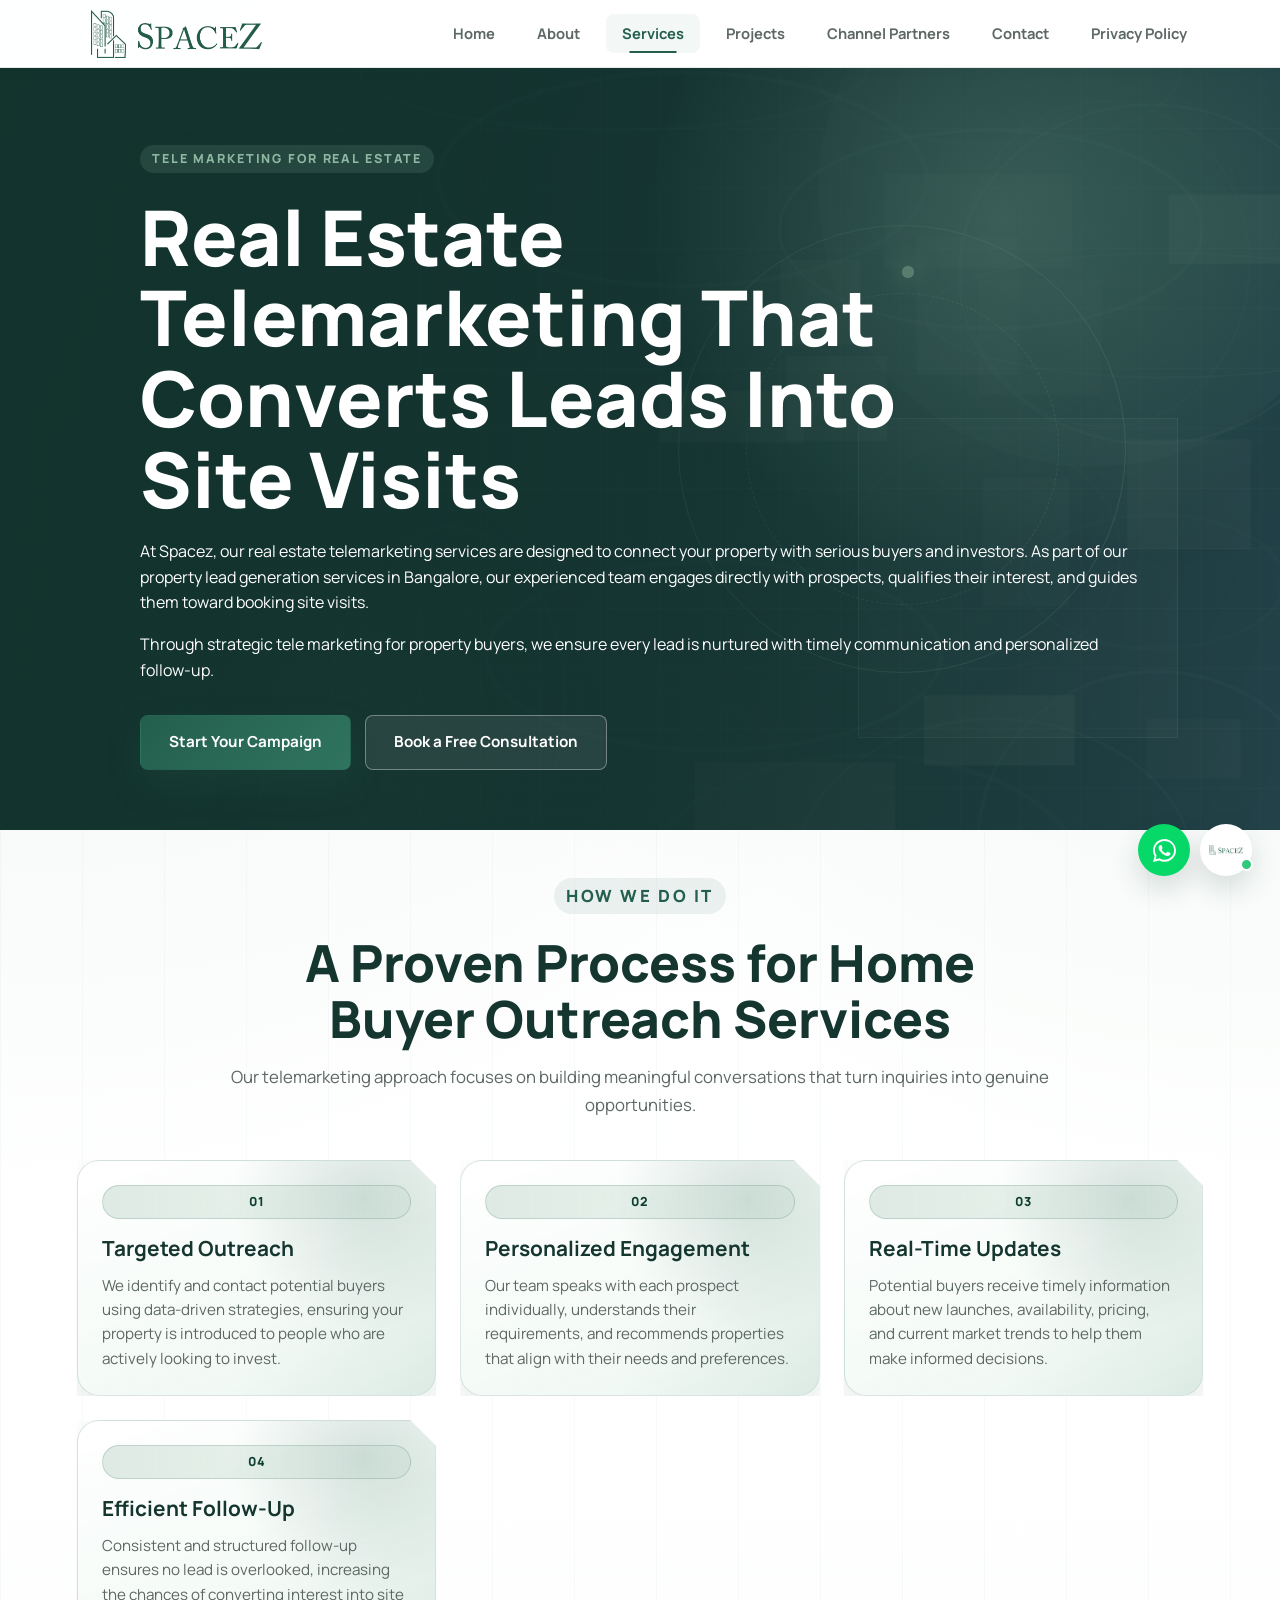
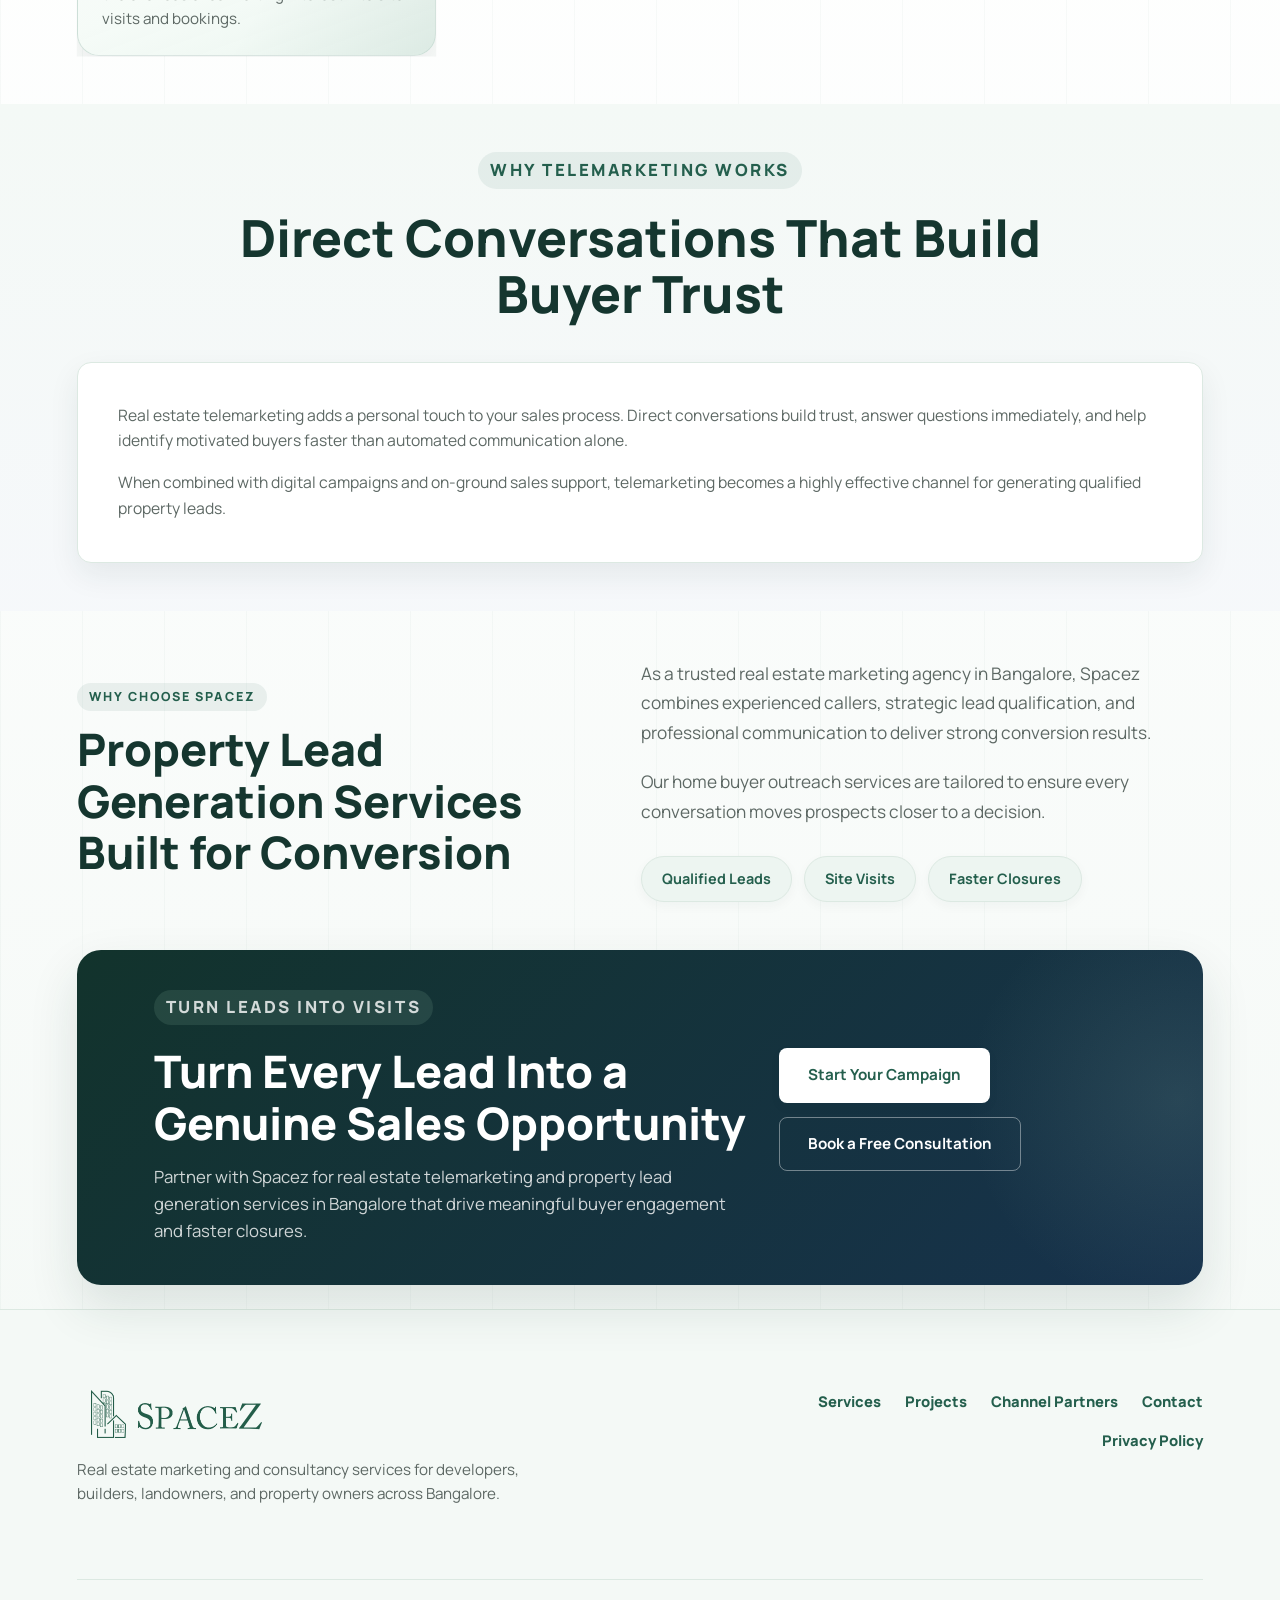
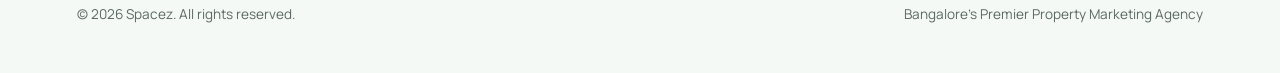
<file: telemarketing.html>
<!DOCTYPE html>
<html lang="en">
<head>
  <meta charset="UTF-8">
  <meta name="viewport" content="width=device-width, initial-scale=1.0">
  <title>Tele Marketing for Real Estate | Spacez Bangalore</title>
  <meta name="description" content="Spacez provides real estate telemarketing and property lead generation services in Bangalore that convert leads into site visits and buyer engagement.">
  <link rel="preconnect" href="https://fonts.googleapis.com">
  <link rel="preconnect" href="https://fonts.gstatic.com" crossorigin>
  <link href="https://fonts.googleapis.com/css2?family=Manrope:wght@400;500;600;700;800&display=swap" rel="stylesheet">
  <link rel="stylesheet" href="styles.css">
</head>
<body>
  <!-- Header Navigation -->
  <header class="site-header">
    <a class="brand" href="index.html" aria-label="Spacez home">
      <img src="assets/spacez-logo-transparent.png" alt="Spacez">
    </a>
    <input class="nav-toggle" id="nav-toggle" type="checkbox" aria-label="Toggle navigation">
    <label class="nav-button" for="nav-toggle"><span></span><span></span><span></span></label>
    <nav class="nav-links" aria-label="Primary navigation">
      <a href="index.html">Home</a>
      <a href="about.html">About</a>
      <a class="active" href="services.html">Services</a>
      <a href="projects.html">Projects</a>
      <a href="channel-partners.html">Channel Partners</a>
      <a href="contact.html">Contact</a>
      <a href="privacy-policy.html">Privacy Policy</a>
    </nav>
  </header>

  <main>
    <!-- Page Hero Section -->
    <section class="page-hero telemarketing-hero">
      <div class="hero-orb hero-orb-1"></div>
      <div class="hero-orb hero-orb-2"></div>
      <div class="hero-orb hero-orb-3"></div>
      <div class="hero-grid"></div>
      <div class="hero-blob"></div>
      <div class="hero-ring"><div class="hero-ring-dot"></div></div>
      <div class="page-hero-content">
        <p class="eyebrow">Tele Marketing for Real Estate</p>
        <h1>Real Estate Telemarketing That Converts Leads Into Site Visits</h1>
        <p>At Spacez, our real estate telemarketing services are designed to connect your property with serious buyers and investors. As part of our property lead generation services in Bangalore, our experienced team engages directly with prospects, qualifies their interest, and guides them toward booking site visits.</p>
        <p style="margin-top: 16px;">Through strategic tele marketing for property buyers, we ensure every lead is nurtured with timely communication and personalized follow-up.</p>
        <div class="hero-actions" style="margin-top: 32px; margin-bottom: 0;">
          <a class="btn primary" href="contact.html">Start Your Campaign</a>
          <a class="btn ghost" href="contact.html">Book a Free Consultation</a>
        </div>
      </div>
    </section>

    <!-- How We Do It Section -->
    <section class="section">
      <div class="show-case-container">
        <div class="section-heading center">
          <p class="eyebrow dark">How We Do It</p>
          <h2>A Proven Process for Home Buyer Outreach Services</h2>
          <p>Our telemarketing approach focuses on building meaningful conversations that turn inquiries into genuine opportunities.</p>
        </div>

        <div class="card-grid">
          <article class="feature-card">
            <span class="card-icon">01</span>
            <h3>Targeted Outreach</h3>
            <p>We identify and contact potential buyers using data-driven strategies, ensuring your property is introduced to people who are actively looking to invest.</p>
          </article>

          <article class="feature-card">
            <span class="card-icon">02</span>
            <h3>Personalized Engagement</h3>
            <p>Our team speaks with each prospect individually, understands their requirements, and recommends properties that align with their needs and preferences.</p>
          </article>

          <article class="feature-card">
            <span class="card-icon">03</span>
            <h3>Real-Time Updates</h3>
            <p>Potential buyers receive timely information about new launches, availability, pricing, and current market trends to help them make informed decisions.</p>
          </article>

          <article class="feature-card">
            <span class="card-icon">04</span>
            <h3>Efficient Follow-Up</h3>
            <p>Consistent and structured follow-up ensures no lead is overlooked, increasing the chances of converting interest into site visits and bookings.</p>
          </article>
        </div>
      </div>
    </section>

    <!-- Why Telemarketing Works Section -->
    <section class="section muted">
      <div class="show-case-container">
        <div class="section-heading center">
          <p class="eyebrow dark">Why Telemarketing Works</p>
          <h2>Direct Conversations That Build Buyer Trust</h2>
        </div>

        <div class="pitch-card">
          <p>Real estate telemarketing adds a personal touch to your sales process. Direct conversations build trust, answer questions immediately, and help identify motivated buyers faster than automated communication alone.</p>
          <p>When combined with digital campaigns and on-ground sales support, telemarketing becomes a highly effective channel for generating qualified property leads.</p>
        </div>
      </div>
    </section>

    <!-- Why Choose Spacez Section -->
    <section class="section split">
      <div>
        <p class="eyebrow dark">Why Choose Spacez</p>
        <h2>Property Lead Generation Services Built for Conversion</h2>
      </div>
      <div class="section-copy">
        <p>As a trusted real estate marketing agency in Bangalore, Spacez combines experienced callers, strategic lead qualification, and professional communication to deliver strong conversion results.</p>
        <p>Our home buyer outreach services are tailored to ensure every conversation moves prospects closer to a decision.</p>
        <div class="value-row">
          <span>Qualified Leads</span>
          <span>Site Visits</span>
          <span>Faster Closures</span>
        </div>
      </div>
    </section>

    <!-- Final High-Impact CTA -->
    <section class="final-cta">
      <div>
        <p class="eyebrow">Turn Leads Into Visits</p>
        <h2>Turn Every Lead Into a Genuine Sales Opportunity</h2>
        <p>Partner with Spacez for real estate telemarketing and property lead generation services in Bangalore that drive meaningful buyer engagement and faster closures.</p>
      </div>
      <div class="hero-actions">
        <a class="btn light" href="contact.html">Start Your Campaign</a>
        <a class="btn outline-light" href="contact.html">Book a Free Consultation</a>
      </div>
    </section>
  </main>

  <!-- Complete Premium Footer -->
  <footer class="site-footer">
    <div>
      <a class="brand footer-brand" href="index.html">
        <img src="assets/spacez-logo-transparent.png" alt="Spacez">
      </a>
      <p>Real estate marketing and consultancy services for developers, builders, landowners, and property owners across Bangalore.</p>
    </div>
    <div class="footer-links">
      <nav class="footer-nav" aria-label="Footer Navigation">
        <a href="services.html">Services</a>
        <a href="projects.html">Projects</a>
      <a href="channel-partners.html">Channel Partners</a>
        <a href="contact.html">Contact</a>
        <a href="privacy-policy.html">Privacy Policy</a>
      </nav>
    </div>
    <div class="footer-credit">
      <span>&copy; 2026 Spacez. All rights reserved.</span>
      <span>Bangalore's Premier Property Marketing Agency</span>
    </div>
  </footer>

  <!-- Floating Consultation Widget -->
  <div class="floating-widget" aria-label="Quick consultation">
    <a class="floating-btn" href="contact.html" title="Get Free Consultation" aria-label="Get Free Consultation">
      <svg width="24" height="24" viewBox="0 0 24 24" fill="none" stroke="currentColor" stroke-width="2.5" stroke-linecap="round" stroke-linejoin="round"><path d="M21 15a2 2 0 0 1-2 2H7l-4 4V5a2 2 0 0 1 2-2h14a2 2 0 0 1 2 2z"></path></svg>
    </a>
  </div>
  <script src="site-animations.js"></script>
  <script src="chat-widget.js"></script>
</body>
</html>
</file>
<file: styles.css>
/* ==========================================================================
   Spacez Brand Identity & Design System
   ========================================================================== */
:root {
  /* Color System */
  --ink: #15362f;
  --muted-ink: #5d6864;
  --paper: #ffffff;
  --soft: #f4f9f6;
  --line: #dce9e2;
  --brand: #245f4d;         /* Deep Forest Green */
  --brand-light: #2f745f;   /* Accent Forest Green */
  --gold: #8fb8a3;          /* Soft Mint/Sage Accent */
  --amber: #d6a94f;         /* Warm proof accent */
  --navy: #17324d;          /* Credibility contrast */
  --deep: #12332c;          /* Solid Dark Slate Green */
  --deep-2: #edf5f1;        /* Light Sage Background */
  
  /* Gradients */
  --grad-primary: linear-gradient(135deg, var(--brand) 0%, var(--brand-light) 100%);
  --grad-glow: linear-gradient(135deg, var(--brand-light) 0%, var(--gold) 100%);
  --grad-light: linear-gradient(180deg, #f8fbf9 0%, #ffffff 42%, #f6f8fb 100%);
  --grad-dark: linear-gradient(135deg, #12332c 0%, #17324d 100%);
  --grad-glass: linear-gradient(135deg, rgba(255, 255, 255, 0.9) 0%, rgba(255, 255, 255, 0.7) 100%);
  --grad-card-hover: linear-gradient(180deg, #ffffff 0%, rgba(237, 245, 241, 0.4) 100%);

  /* Typography & Scale */
  --font-main: "Manrope", system-ui, -apple-system, BlinkMacSystemFont, "Segoe UI", Roboto, sans-serif;
  
  /* Shadows */
  --shadow-sm: 0 4px 12px rgba(21, 54, 47, 0.04);
  --shadow-md: 0 12px 30px rgba(21, 54, 47, 0.08);
  --shadow-lg: 0 22px 50px rgba(21, 54, 47, 0.12);
  --shadow-glow: 0 15px 35px rgba(36, 95, 77, 0.2);
  --shadow-inset: inset 0 2px 4px rgba(0, 0, 0, 0.03);

  /* Radius */
  --radius-sm: 8px;
  --radius-md: 14px;
  --radius-lg: 24px;
  --radius-full: 9999px;

  /* Transitions */
  --transition-fast: 150ms cubic-bezier(0.4, 0, 0.2, 1);
  --transition-normal: 280ms cubic-bezier(0.4, 0, 0.2, 1);
  --transition-slow: 450ms cubic-bezier(0.4, 0, 0.2, 1);
}

/* ==========================================================================
   Global Resets & Standards
   ========================================================================== */
*, *::before, *::after {
  box-sizing: border-box;
}

html {
  scroll-behavior: smooth;
  text-size-adjust: 100%;
}

html,
body {
  max-width: 100%;
  overflow-x: hidden;
}

body {
  margin: 0;
  padding-top: 68px;
  font-family: var(--font-main);
  color: var(--ink);
  background-color: #ffffff;
  background-image:
    radial-gradient(circle at 0% 0%, rgba(36, 95, 77, 0.08), transparent 34%),
    radial-gradient(circle at 100% 8%, rgba(143, 184, 163, 0.14), transparent 28%),
    linear-gradient(90deg, rgba(36, 95, 77, 0.03) 1px, transparent 1px),
    linear-gradient(180deg, #fbfdfc 0%, #ffffff 42%, #f3f8f5 100%);
  background-size: auto, auto, 82px 82px, auto;
  line-height: 1.6;
  -webkit-font-smoothing: antialiased;
  -moz-osx-font-smoothing: grayscale;
}

a {
  color: inherit;
  text-decoration: none;
  transition: color var(--transition-fast), background var(--transition-fast), transform var(--transition-fast);
}

img {
  display: block;
  max-width: 100%;
  height: auto;
}

/* Typography elements */
h1, h2, h3, h4, p {
  margin: 0;
  overflow-wrap: break-word;
}

h1 {
  font-size: clamp(2.15rem, 6.5vw, 4.8rem);
  font-weight: 800;
  line-height: 1.05;
  letter-spacing: 0;
  color: var(--ink);
}

h2 {
  font-size: clamp(1.8rem, 4.5vw, 2.8rem);
  font-weight: 800;
  line-height: 1.15;
  letter-spacing: 0;
  color: var(--ink);
}

h3 {
  font-size: clamp(1.2rem, 2vw, 1.5rem);
  font-weight: 700;
  line-height: 1.3;
  color: var(--ink);
}

/* ==========================================================================
   Premium Components
   ========================================================================== */

/* Buttons */
.btn {
  display: inline-flex;
  align-items: center;
  justify-content: center;
  gap: 8px;
  min-height: 52px;
  padding: 14px 28px;
  border-radius: var(--radius-sm);
  font-size: 0.95rem;
  font-weight: 700;
  border: 1px solid transparent;
  cursor: pointer;
  white-space: nowrap;
  transition: all var(--transition-normal);
}

.btn.primary {
  color: #fff;
  background: var(--brand);
  background-image: var(--grad-primary);
  box-shadow: var(--shadow-glow);
}

.btn.primary:hover {
  transform: translateY(-3px);
  box-shadow: 0 18px 40px rgba(36, 95, 77, 0.3);
}

.btn.primary:active {
  transform: translateY(-1px);
}

.btn.ghost {
  color: #fff;
  background: rgba(255, 255, 255, 0.08);
  border-color: rgba(255, 255, 255, 0.35);
  backdrop-filter: blur(8px);
}

.btn.ghost:hover {
  background: #fff;
  color: var(--brand);
  transform: translateY(-3px);
  box-shadow: var(--shadow-md);
}

.btn.light {
  color: var(--brand);
  background: #fff;
  box-shadow: var(--shadow-sm);
}

.btn.light:hover {
  color: var(--brand-light);
  transform: translateY(-3px);
  box-shadow: var(--shadow-md);
}

.btn.outline-light {
  color: #fff;
  background: transparent;
  border-color: rgba(255, 255, 255, 0.4);
}

.btn.outline-light:hover {
  background: rgba(255, 255, 255, 0.1);
  border-color: #fff;
  transform: translateY(-3px);
}

/* Eyebrows & Tags */
.eyebrow {
  display: inline-block;
  margin-bottom: 12px;
  color: var(--gold);
  font-size: 0.78rem;
  font-weight: 800;
  text-transform: uppercase;
  letter-spacing: 0.15em;
  padding: 4px 12px;
  background: rgba(143, 184, 163, 0.15);
  border-radius: var(--radius-full);
}

.eyebrow.dark {
  color: var(--brand);
  background: rgba(36, 95, 77, 0.08);
}

/* Section Headings */
.section-heading,
.section-head {
  max-width: 820px;
  margin-bottom: clamp(24px, 4vw, 40px);
}

.section-heading.center,
.section-head.center {
  text-align: center;
  margin-left: auto;
  margin-right: auto;
}

.section-heading h2,
.section-head h2 {
  margin-top: 8px;
  font-family: var(--font-serif);
  font-size: clamp(2rem, 4.5vw, 3.2rem);
  font-weight: 800;
  line-height: 1.1;
  color: inherit;
  margin-bottom: 16px;
}

.section-heading p,
.section-head p {
  font-size: 1.05rem;
  color: var(--muted-ink);
  line-height: 1.7;
}

.section.dark .section-heading p,
.section.dark .section-head p {
  color: rgba(255, 255, 255, 0.6);
}

/* ==========================================================================
   Header Navigation (Glassmorphic)
   ========================================================================== */
.site-header {
  position: fixed;
  inset: 0 0 auto 0;
  z-index: 1000;
  display: flex;
  align-items: center;
  justify-content: space-between;
  min-height: 68px;
  padding: 8px clamp(20px, 6vw, 80px);
  background: rgba(255, 255, 255, 0.95);
  border-bottom: 1px solid rgba(36, 95, 77, 0.12);
  backdrop-filter: blur(20px);
  -webkit-backdrop-filter: blur(20px);
  box-shadow: var(--shadow-sm);
  transition: all var(--transition-normal);
}

.brand {
  display: inline-flex;
  align-items: center;
  width: min(200px, 45vw);
}

.brand img {
  width: 100%;
  height: auto;
  max-height: 48px;
  object-fit: contain;
}

.nav-links {
  display: flex;
  align-items: center;
  gap: 10px;
  font-size: 0.92rem;
  font-weight: 700;
}

.nav-links a {
  position: relative;
  padding: 8px 16px;
  border-radius: var(--radius-sm);
  color: var(--muted-ink);
  transition: all var(--transition-fast);
}

.nav-links a:hover,
.nav-links a.active {
  color: var(--brand);
  background: rgba(36, 95, 77, 0.05);
}

.nav-links a::after {
  content: '';
  position: absolute;
  bottom: 0;
  left: 50%;
  transform: translateX(-50%);
  width: 0;
  height: 2px;
  background-color: var(--brand);
  transition: width var(--transition-fast);
}

.nav-links a:hover::after,
.nav-links a.active::after {
  width: 50%;
}

.nav-toggle,
.nav-button {
  display: none;
}

/* ==========================================================================
   Hero Section Redesign (Asymmetric & Bold)
   ========================================================================== */
.hero {
  position: relative;
  min-height: clamp(620px, 76vh, 760px);
  display: grid;
  align-items: center;
  overflow: hidden;
  background-color: var(--deep);
  color: #fff;
  padding: clamp(28px, 4vw, 52px) 0;
}

.hero-media {
  position: absolute;
  inset: 0;
  background-image: url("assets/spacez-hero.png");
  background-size: cover;
  background-position: center right;
  opacity: 1;
  transform: scale(1.02);
  animation: slowZoom 25s ease-out infinite alternate;
}

.hero-overlay {
  position: absolute;
  inset: 0;
  background:
    linear-gradient(90deg, rgba(13, 41, 35, 0.82) 0%, rgba(13, 41, 35, 0.62) 38%, rgba(13, 41, 35, 0.18) 72%, rgba(13, 41, 35, 0.08) 100%),
    linear-gradient(180deg, rgba(13, 41, 35, 0.16) 0%, rgba(13, 41, 35, 0.34) 100%);
  z-index: 1;
}

.hero-content {
  position: relative;
  z-index: 2;
  width: min(1120px, calc(100% - clamp(36px, 10vw, 160px)));
  margin: 0 auto;
  animation: fadeUp var(--transition-slow) forwards;
}

.hero-content h1 {
  max-width: 760px;
  margin-bottom: 16px;
  color: #ffffff;
  font-size: clamp(2.6rem, 5vw, 4.25rem);
  line-height: 1.08;
}

.hero-copy {
  max-width: 660px;
  color: rgba(255, 255, 255, 0.9);
  font-size: clamp(1rem, 1.35vw, 1.18rem);
  line-height: 1.55;
  margin-bottom: 24px;
}

.hero-copy strong {
  color: #ffffff;
}

.hero-actions {
  display: flex;
  flex-wrap: wrap;
  gap: 14px;
  margin-bottom: 16px;
}

.hero-proof {
  display: flex;
  flex-wrap: wrap;
  gap: 10px;
  max-width: 780px;
  margin-bottom: 22px;
}

.hero-proof span {
  position: relative;
  display: inline-flex;
  align-items: center;
  min-height: 34px;
  padding: 8px 14px 8px 34px;
  border: 1px solid rgba(255, 255, 255, 0.18);
  border-radius: var(--radius-full);
  background: rgba(8, 31, 27, 0.34);
  color: rgba(255, 255, 255, 0.88);
  font-size: 0.82rem;
  font-weight: 800;
  backdrop-filter: blur(12px);
}

.hero-proof span::before {
  content: "";
  position: absolute;
  left: 13px;
  top: 50%;
  width: 13px;
  height: 13px;
  transform: translateY(-50%);
  background: var(--amber);
  -webkit-mask: url("data:image/svg+xml,%3Csvg xmlns='http://www.w3.org/2000/svg' viewBox='0 0 16 16'%3E%3Cpath fill='black' d='M6.2 11.4 2.7 7.9l1.4-1.4 2.1 2.1 5.7-5.7 1.4 1.4-7.1 7.1Z'/%3E%3C/svg%3E") center / contain no-repeat;
  mask: url("data:image/svg+xml,%3Csvg xmlns='http://www.w3.org/2000/svg' viewBox='0 0 16 16'%3E%3Cpath fill='black' d='M6.2 11.4 2.7 7.9l1.4-1.4 2.1 2.1 5.7-5.7 1.4 1.4-7.1 7.1Z'/%3E%3C/svg%3E") center / contain no-repeat;
}

/* Hero glassmorphic stats */
.hero-stats {
  display: grid;
  grid-template-columns: repeat(3, minmax(0, 1fr));
  gap: 14px;
  max-width: 660px;
}

.hero-stats-item {
  padding: 16px 18px;
  background: rgba(8, 31, 27, 0.36);
  border: 1px solid rgba(255, 255, 255, 0.14);
  border-radius: var(--radius-sm);
  backdrop-filter: blur(12px);
  -webkit-backdrop-filter: blur(12px);
  transition: transform var(--transition-normal), border var(--transition-normal);
}

.hero-stats-item:hover {
  transform: translateY(-3px);
  border-color: rgba(255, 255, 255, 0.25);
  background: rgba(255, 255, 255, 0.08);
}

.hero-stats-item strong {
  display: block;
  font-size: clamp(1.75rem, 3vw, 2.25rem);
  font-weight: 800;
  line-height: 1;
  color: #ffffff;
  margin-bottom: 6px;
  background: linear-gradient(to right, #ffffff, #f2d58c);
  -webkit-background-clip: text;
  -webkit-text-fill-color: transparent;
}

.hero-stats-item span {
  font-size: 0.82rem;
  font-weight: 500;
  letter-spacing: 0.02em;
  color: rgba(255, 255, 255, 0.7);
}

.trust-snapshot {
  display: grid;
  grid-template-columns: repeat(4, minmax(0, 1fr));
  gap: 1px;
  margin: -28px clamp(20px, 6vw, 80px) 0;
  border: 1px solid rgba(36, 95, 77, 0.12);
  border-radius: var(--radius-lg);
  background: rgba(36, 95, 77, 0.12);
  box-shadow: var(--shadow-lg);
  overflow: hidden;
  position: relative;
  z-index: 5;
}

.trust-snapshot article {
  min-height: 190px;
  padding: 24px;
  background:
    linear-gradient(180deg, rgba(255, 255, 255, 0.96), rgba(249, 252, 250, 0.96)),
    #ffffff;
}

.trust-kicker {
  display: inline-flex;
  align-items: center;
  justify-content: center;
  width: 38px;
  height: 38px;
  margin-bottom: 18px;
  border-radius: var(--radius-sm);
  background: rgba(214, 169, 79, 0.16);
  color: #8a6422;
  font-size: 0.78rem;
  font-weight: 900;
}

.trust-snapshot h3 {
  margin-bottom: 10px;
  font-size: 1.12rem;
}

.trust-snapshot p {
  color: var(--muted-ink);
  font-size: 0.92rem;
  line-height: 1.65;
}

/* ==========================================================================
   General Section Design
   ========================================================================== */
.section {
  padding: clamp(24px, 4vw, 48px) clamp(20px, 6vw, 80px);
  position: relative;
  overflow: hidden;
}

.section.muted {
  background:
    linear-gradient(180deg, rgba(244, 249, 246, 0.92), rgba(246, 248, 251, 0.92)),
    var(--soft);
}

.split {
  display: grid;
  grid-template-columns: minmax(0, 0.95fr) minmax(0, 1.05fr);
  gap: clamp(24px, 5vw, 56px);
  align-items: center;
}

.about-proof-side {
  display: grid;
  align-content: start;
  justify-items: start;
}

.about-overview {
  align-items: center;
}

.about-overview .section-copy {
  padding-top: 0;
}

.about-trust-image {
  position: relative;
  margin: 0;
  border-radius: var(--radius-md);
  overflow: hidden;
  border: 1px solid rgba(36, 95, 77, 0.14);
  box-shadow: var(--shadow-lg);
  background: var(--deep);
}

.about-trust-image::before {
  content: "";
  position: absolute;
  inset: 0;
  z-index: 1;
  background:
    linear-gradient(180deg, rgba(18, 51, 44, 0.02), rgba(18, 51, 44, 0.34)),
    linear-gradient(90deg, rgba(36, 95, 77, 0.18), transparent 48%);
  pointer-events: none;
}

.about-trust-image::after {
  content: "60+ projects marketed";
  position: absolute;
  left: 18px;
  bottom: 18px;
  z-index: 2;
  padding: 9px 14px;
  border: 1px solid rgba(255, 255, 255, 0.28);
  border-radius: var(--radius-full);
  color: #ffffff;
  background: rgba(18, 51, 44, 0.68);
  backdrop-filter: blur(10px);
  font-size: 0.78rem;
  font-weight: 900;
  letter-spacing: 0.04em;
  text-transform: uppercase;
}

.about-trust-image img {
  width: 100%;
  aspect-ratio: 16 / 10;
  object-fit: cover;
  transition: transform var(--transition-slow);
}

.about-trust-image:hover img {
  transform: scale(1.04);
}

.section-copy {
  color: var(--muted-ink);
  font-size: 1.08rem;
  line-height: 1.7;
}

.section-copy h2 {
  margin-bottom: 22px;
}

.section-copy p:not(:last-child) {
  margin-bottom: 20px;
}

/* Value pills */
.value-row,
.pill-row {
  display: flex;
  flex-wrap: wrap;
  gap: 12px;
  margin-top: 30px;
}

.value-row span,
.pill-row span {
  padding: 10px 20px;
  font-size: 0.9rem;
  font-weight: 700;
  color: var(--brand);
  background: var(--deep-2);
  border: 1px solid var(--line);
  border-radius: var(--radius-full);
  box-shadow: var(--shadow-sm);
  transition: all var(--transition-fast);
}

.value-row span:hover,
.pill-row span:hover {
  transform: translateY(-2px);
  background: var(--brand);
  color: #fff;
  border-color: var(--brand);
  box-shadow: var(--shadow-md);
}

.partner-marquee {
  position: relative;
  overflow: hidden;
  background: rgba(36, 95, 77, 0.04);
  border: 1px solid rgba(36, 95, 77, 0.12);
  border-radius: var(--radius-lg);
  box-shadow: var(--shadow-sm);
  padding: 40px 20px 32px;
}

.partner-marquee .marquee-mask {
  overflow: hidden;
  position: relative;
}

.partner-marquee .marquee-track {
  display: inline-flex;
  align-items: center;
  gap: 36px;
  padding-bottom: 10px;
  animation: marquee 28s linear infinite;
}

.partner-marquee .marquee-group {
  display: inline-flex;
  align-items: center;
  gap: 36px;
}

.partner-logo {
  display: inline-flex;
  align-items: center;
  justify-content: center;
  min-width: 180px;
  min-height: 90px;
  padding: 16px 24px;
  background: #ffffff;
  border: 1px solid rgba(36, 95, 77, 0.08);
  border-radius: var(--radius-lg);
  box-shadow: var(--shadow-sm);
}

.partner-logo img {
  max-height: 50px;
  width: auto;
  display: block;
  filter: saturate(0.9);
}

.partner-logo--text {
  background: #f7fbf8;
  border-color: rgba(36, 95, 77, 0.12);
}

.partner-logo--text span {
  font-size: 1rem;
  font-weight: 800;
  color: var(--ink);
  text-align: center;
  width: 100%;
}

@keyframes marquee {
  from {
    transform: translateX(0);
  }
  to {
    transform: translateX(-50%);
  }
}

@media (max-width: 980px) {
  .section.split {
    grid-template-columns: 1fr;
  }

  .trust-snapshot,
  .process-grid {
    grid-template-columns: repeat(2, minmax(0, 1fr));
  }

  .testimonial-grid {
    grid-template-columns: 1fr;
  }

  .testimonial-grid .quote-panel {
    grid-row: auto;
  }

  .card-grid,
  .property-grid,
  .channel-list {
    grid-template-columns: 1fr;
  }
}

@media (max-width: 780px) {
  .partner-logo {
    min-width: 140px;
    min-height: 72px;
    padding: 14px 18px;
  }

  .partner-marquee {
    padding: 28px 16px 20px;
  }
}

/* Metric banner redesign */
.achievement-band {
  display: grid;
  grid-template-columns: repeat(4, minmax(0, 1fr));
  background-color: var(--deep);
  padding: 0;
  border-bottom: 1px solid var(--brand-light);
}

.metric {
  padding: 32px clamp(24px, 4vw, 54px);
  text-align: center;
  position: relative;
  background-color: var(--deep);
  transition: background-color var(--transition-normal);
}

.metric:hover {
  background-color: rgba(36, 95, 77, 0.15);
}

.metric:not(:last-child)::after {
  content: '';
  position: absolute;
  right: 0;
  top: 25%;
  height: 50%;
  width: 1px;
  background: rgba(255, 255, 255, 0.15);
}

.metric strong {
  display: block;
  font-size: clamp(2.4rem, 5vw, 3.8rem);
  font-weight: 800;
  line-height: 1;
  color: var(--gold);
  margin-bottom: 8px;
}

.metric span {
  font-size: 0.9rem;
  font-weight: 600;
  color: rgba(255, 255, 255, 0.8);
  letter-spacing: 0.05em;
  text-transform: uppercase;
}

/* ==========================================================================
   Modern Cards Layouts (Grid, Hover and glows)
   ========================================================================== */
.card-grid {
  display: grid;
  grid-template-columns: repeat(12, minmax(0, 1fr));
  gap: 24px;
}

.card-grid.five {
  grid-template-columns: repeat(12, minmax(0, 1fr));
}

.feature-card,
.property-card,
.service-block,
.contact-panel,
.contact-form {
  position: relative;
  border: 1px solid rgba(36, 95, 77, 0.16);
  border-radius: 22px;
  background:
    linear-gradient(160deg, rgba(255, 255, 255, 0.97) 0%, rgba(245, 251, 247, 0.98) 58%, rgba(235, 246, 240, 0.95) 100%);
  box-shadow: 0 18px 42px rgba(17, 52, 44, 0.1);
  transition: transform var(--transition-normal), box-shadow var(--transition-normal), border-color var(--transition-normal);
  overflow: hidden;
}

.feature-card,
.property-card,
.service-block {
  padding: 24px;
  display: flex;
  flex-direction: column;
  isolation: isolate;
  clip-path: polygon(0 0, calc(100% - 26px) 0, 100% 26px, 100% 100%, 0 100%);
}

.feature-card {
  grid-column: span 4;
}

.card-grid.five .feature-card {
  grid-column: span 3;
}

.feature-card:nth-child(4n + 1) {
  transform: translateY(4px);
}

.feature-card:nth-child(4n + 3) {
  transform: translateY(-4px);
}

.feature-card::before,
.property-card::before,
.service-block::before,
.process-card::before,
.quote-card::before {
  content: "";
  position: absolute;
  inset: 0;
  background:
    radial-gradient(circle at 80% 16%, rgba(36, 95, 77, 0.16) 0%, transparent 38%),
    linear-gradient(120deg, transparent 58%, rgba(36, 95, 77, 0.08));
  opacity: 1;
  transition: opacity var(--transition-normal), transform var(--transition-normal);
  pointer-events: none;
  z-index: -1;
}

.feature-card:hover,
.property-card:hover,
.service-block:hover {
  transform: translateY(-8px) scale(1.01);
  border-color: rgba(36, 95, 77, 0.38);
  box-shadow: 0 26px 54px rgba(17, 52, 44, 0.17);
}

.feature-card:hover::before,
.property-card:hover::before,
.service-block:hover::before,
.process-card:hover::before,
.quote-card:hover::before {
  opacity: 1;
  transform: scale(1.04);
}

.feature-card h3,
.property-card h3,
.service-block h2 {
  font-size: 1.3rem;
  font-weight: 700;
  margin-bottom: 12px;
  color: var(--ink);
}

.feature-card p,
.property-card p,
.service-block p {
  color: var(--muted-ink);
  font-size: 0.95rem;
  line-height: 1.6;
}

.card-icon {
  display: inline-flex;
  align-items: center;
  justify-content: center;
  min-width: 54px;
  height: 34px;
  border-radius: var(--radius-full);
  color: #0f3e33;
  background: linear-gradient(90deg, rgba(143, 184, 163, 0.28), rgba(143, 184, 163, 0.1));
  border: 1px solid rgba(36, 95, 77, 0.18);
  font-weight: 800;
  font-size: 0.78rem;
  letter-spacing: 0.08em;
  margin-bottom: 16px;
  transition: all var(--transition-normal);
}

.feature-card:hover .card-icon,
.property-card:hover .card-icon,
.service-block:hover .card-icon {
  background: var(--brand);
  color: #ffffff;
  transform: translateY(-2px);
  box-shadow: var(--shadow-sm);
}

/* ==========================================================================
   Property Grid Redesign (Elegant Tags & Lists)
   ========================================================================== */
.property-grid {
  display: grid;
  grid-template-columns: repeat(12, minmax(0, 1fr));
  gap: 24px;
}

.property-card {
  height: 100%;
  grid-column: span 3;
}

.property-card h3 {
  position: relative;
  display: inline-block;
  padding-bottom: 8px;
  margin-bottom: 16px;
}

.property-card h3::after {
  content: '';
  position: absolute;
  bottom: 0;
  left: 0;
  width: 32px;
  height: 2px;
  background-color: var(--brand);
  transition: width var(--transition-normal);
}

.property-card:hover h3::after {
  width: 64px;
}

.property-market-tabs {
  display: inline-flex;
  gap: 10px;
  margin: 0 auto 24px;
  padding: 8px;
  border: 1px solid rgba(36, 95, 77, 0.18);
  border-radius: 999px;
  background: rgba(255, 255, 255, 0.7);
}

.market-tab {
  border: none;
  background: transparent;
  padding: 12px 18px;
  border-radius: 999px;
  color: var(--ink);
  font-weight: 700;
  cursor: pointer;
  transition: background var(--transition-fast), color var(--transition-fast);
}

.market-tab.active,
.market-tab:hover {
  background: rgba(36, 95, 77, 0.12);
  color: var(--brand);
}

.property-market-copy {
  max-width: 760px;
  margin: 0 auto 32px;
  text-align: center;
  color: var(--muted-ink);
  font-size: 1rem;
}

.property-market-grid {
  display: grid;
  grid-template-columns: repeat(5, minmax(0, 1fr));
  gap: 24px;
}

.market-card {
  display: grid;
  grid-template-rows: minmax(220px, 1fr) auto;
  border-radius: 24px;
  overflow: hidden;
  background: #ffffff;
  box-shadow: 0 18px 44px rgba(15, 38, 34, 0.08);
  transition: transform var(--transition-normal), box-shadow var(--transition-normal);
}

.market-card:hover {
  transform: translateY(-8px);
  box-shadow: 0 28px 62px rgba(15, 38, 34, 0.14);
}

.market-card-image {
  position: relative;
  min-height: 220px;
  background-size: cover;
  background-position: center;
}

.market-card-image::after {
  content: '';
  position: absolute;
  inset: 0;
  background: linear-gradient(180deg, rgba(18, 51, 44, 0.08) 0%, rgba(18, 51, 44, 0.48) 100%);
}

.market-card-label {
  position: absolute;
  top: 18px;
  left: 18px;
  z-index: 1;
  padding: 8px 13px;
  border-radius: 999px;
  background: rgba(255, 255, 255, 0.92);
  color: var(--ink);
  font-size: 0.8rem;
  font-weight: 700;
  letter-spacing: 0.08em;
  text-transform: uppercase;
}

.market-card-image h3 {
  position: absolute;
  left: 18px;
  bottom: 18px;
  z-index: 1;
  margin: 0;
  color: #ffffff;
  font-size: clamp(1.4rem, 2vw, 1.9rem);
  line-height: 1.05;
}

.market-card-link {
  display: flex;
  align-items: center;
  justify-content: space-between;
  gap: 12px;
  padding: 22px 24px;
  color: var(--brand);
  font-weight: 700;
  text-transform: uppercase;
  letter-spacing: 0.05em;
  transition: color var(--transition-fast);
}

.market-card-link span {
  display: inline-flex;
  align-items: center;
  justify-content: center;
  transition: transform var(--transition-fast);
}

.market-card:hover .market-card-link span {
  transform: translateX(3px);
}

@media (max-width: 1150px) {
  .property-market-grid {
    grid-template-columns: repeat(3, minmax(0, 1fr));
  }
}

@media (max-width: 860px) {
  .property-market-grid {
    grid-template-columns: repeat(2, minmax(0, 1fr));
  }
}

@media (max-width: 680px) {
  .property-market-tabs {
    width: 100%;
    justify-content: center;
    flex-wrap: wrap;
  }

  .property-market-grid {
    grid-template-columns: 1fr;
  }
}

.process-section {
  background:
    radial-gradient(circle at 18% 18%, rgba(143, 184, 163, 0.16), transparent 34%),
    radial-gradient(circle at 82% 20%, rgba(214, 169, 79, 0.12), transparent 30%),
    linear-gradient(135deg, #102d27 0%, #17324d 100%);
  color: #ffffff;
  isolation: isolate;
}

.process-section .eyebrow.dark {
  color: #f2d58c;
  background: rgba(255, 255, 255, 0.08);
}

.process-section h2 {
  color: #ffffff;
}

.process-section .section-subtitle {
  color: rgba(255, 255, 255, 0.76);
}

.process-grid {
  display: grid;
  grid-template-columns: repeat(4, minmax(0, 1fr));
  gap: 20px;
  max-width: 1180px;
  margin: 0 auto;
  counter-reset: process;
}

.process-card {
  position: relative;
  min-height: 250px;
  padding: 26px;
  border: 1px solid rgba(255, 255, 255, 0.13);
  border-radius: var(--radius-md);
  background:
    linear-gradient(180deg, rgba(255, 255, 255, 0.12), rgba(255, 255, 255, 0.07));
  box-shadow: 0 22px 48px rgba(0, 0, 0, 0.18);
  backdrop-filter: blur(14px);
  overflow: hidden;
  transition: all var(--transition-normal);
}

.process-card:hover {
  transform: translateY(-6px);
  border-color: rgba(242, 213, 140, 0.42);
  background:
    linear-gradient(180deg, rgba(255, 255, 255, 0.16), rgba(255, 255, 255, 0.09));
  box-shadow: 0 28px 60px rgba(0, 0, 0, 0.25);
}

.process-card::after {
  counter-increment: process;
  content: "0" counter(process);
  position: absolute;
  right: 18px;
  bottom: 8px;
  color: rgba(255, 255, 255, 0.08);
  font-size: 4.6rem;
  font-weight: 900;
  line-height: 1;
}

.process-card span {
  display: inline-flex;
  margin-bottom: 28px;
  padding: 7px 12px;
  border-radius: var(--radius-full);
  color: #ffe7a3;
  background: rgba(255, 255, 255, 0.11);
  border: 1px solid rgba(242, 213, 140, 0.28);
  font-size: 0.74rem;
  font-weight: 900;
  letter-spacing: 0.08em;
  text-transform: uppercase;
}

.process-card h3 {
  margin-bottom: 12px;
  color: #ffffff;
  font-size: 1.15rem;
}

.process-card p {
  position: relative;
  z-index: 1;
  color: rgba(255, 255, 255, 0.78);
  font-size: 0.94rem;
  line-height: 1.68;
}

.section-subtitle {
  max-width: 760px;
  margin: 16px auto 0;
  color: var(--muted-ink);
  font-size: 1.05rem;
  line-height: 1.7;
}

/* ==========================================================================
   Home Project Showcase Slider
   ========================================================================== */
.home-project-showcase {
  background: #ffffff;
  overflow: hidden;
}

.home-project-showcase .section-heading {
  margin-bottom: 42px;
}

.home-project-showcase h2 {
  max-width: 1120px;
  margin-left: auto;
  margin-right: auto;
  text-transform: uppercase;
  letter-spacing: 0;
}

.project-slider {
  position: relative;
  max-width: 1320px;
  margin: 0 auto;
}

.project-slider::before,
.project-slider::after {
  content: "";
  position: absolute;
  top: 0;
  bottom: 0;
  z-index: 2;
  width: clamp(42px, 7vw, 110px);
  pointer-events: none;
}

.project-slider::before {
  left: 0;
  background: linear-gradient(90deg, #ffffff 0%, rgba(255, 255, 255, 0) 100%);
}

.project-slider::after {
  right: 0;
  background: linear-gradient(270deg, #ffffff 0%, rgba(255, 255, 255, 0) 100%);
}

.project-slider-track {
  display: grid;
  grid-auto-flow: column;
  grid-auto-columns: minmax(360px, 46%);
  gap: 36px;
  overflow-x: auto;
  overflow-y: hidden;
  padding: 12px clamp(52px, 8vw, 124px) 24px;
  scroll-behavior: smooth;
  scroll-snap-type: x mandatory;
  scrollbar-width: none;
}

.project-slider-track::-webkit-scrollbar {
  display: none;
}

.showcase-project-card {
  display: grid;
  grid-template-rows: minmax(270px, 1fr) auto;
  min-height: 560px;
  overflow: hidden;
  background: #ffffff;
  box-shadow: 0 20px 46px rgba(20, 45, 39, 0.12);
  scroll-snap-align: center;
  transition: transform var(--transition-normal), box-shadow var(--transition-normal);
}

.showcase-project-card:hover {
  transform: translateY(-6px);
  box-shadow: 0 26px 62px rgba(20, 45, 39, 0.17);
}

.showcase-project-card figure {
  position: relative;
  min-height: 270px;
  margin: 0;
  overflow: hidden;
}

.showcase-project-card img {
  width: 100%;
  height: 100%;
  min-height: 270px;
  object-fit: cover;
  transition: transform var(--transition-slow);
}

.showcase-project-card:hover img {
  transform: scale(1.04);
}

.project-type {
  position: absolute;
  left: 12px;
  bottom: 18px;
  padding: 8px 13px;
  color: #ffffff;
  font-size: 0.95rem;
  font-weight: 700;
  line-height: 1;
}

.project-type--commercial {
  background: #f31313;
}

.project-type--residential {
  background: #006ff0;
}

.showcase-project-body {
  display: grid;
  grid-template-columns: minmax(0, 1fr) auto;
  gap: 18px 22px;
  padding: 24px 24px 28px;
  background: #ffffff;
}

.showcase-project-body h3 {
  margin: 0 0 10px;
  color: #101010;
  font-size: clamp(1.35rem, 2vw, 1.75rem);
  font-weight: 500;
}

.project-location {
  margin: 0;
  color: #6e6e6e;
  font-size: 1rem;
}

.project-location strong,
.project-description strong {
  color: #111111;
}

.project-know-more {
  align-self: start;
  min-width: 140px;
  padding: 12px 16px;
  border: 1px solid #111111;
  border-radius: 6px;
  color: #1a1a1a;
  background: #ffffff;
  font-size: 0.98rem;
  font-weight: 500;
  line-height: 1;
  text-align: center;
  text-transform: uppercase;
  transition: all var(--transition-fast);
}

.project-know-more:hover {
  color: #ffffff;
  background: var(--brand);
  border-color: var(--brand);
}

.project-description {
  grid-column: 1 / -1;
  margin: 0;
  padding-top: 14px;
  border-top: 1px dashed rgba(0, 0, 0, 0.16);
  color: #323232;
  font-size: 0.96rem;
  line-height: 1.55;
}

.project-slider-btn {
  position: absolute;
  top: 42%;
  z-index: 3;
  display: inline-flex;
  align-items: center;
  justify-content: center;
  width: 64px;
  height: 64px;
  border: 0;
  border-radius: 50%;
  color: #626262;
  background: #ffffff;
  box-shadow: 0 12px 26px rgba(0, 0, 0, 0.16);
  cursor: pointer;
  transform: translateY(-50%);
  transition: all var(--transition-fast);
}

.project-slider-btn:hover {
  color: var(--brand);
  transform: translateY(-50%) scale(1.04);
}

.project-slider-btn span {
  display: block;
  margin-top: -4px;
  font-size: 4rem;
  font-weight: 300;
  line-height: 0.7;
}

.project-slider-btn--prev {
  left: 8px;
}

.project-slider-btn--next {
  right: 8px;
}

/* ==========================================================================
   Project Status Section
   ========================================================================== */
.projects-section {
  background: #ffffff;
}

.project-tabs {
  max-width: 1180px;
  margin: 0 auto;
}

.project-tabs input {
  position: absolute;
  opacity: 0;
  pointer-events: none;
}

.project-tab-controls {
  display: flex;
  flex-wrap: wrap;
  justify-content: center;
  gap: 12px;
  margin-bottom: 34px;
}

.project-tab-controls label {
  display: inline-flex;
  align-items: center;
  justify-content: center;
  min-height: 46px;
  padding: 12px 20px;
  border: 1px solid rgba(36, 95, 77, 0.16);
  border-radius: var(--radius-full);
  color: var(--brand);
  background: rgba(36, 95, 77, 0.05);
  font-size: 0.9rem;
  font-weight: 800;
  cursor: pointer;
  transition: all var(--transition-normal);
}

#projects-ongoing:checked ~ .project-tab-controls label[for="projects-ongoing"],
#projects-upcoming:checked ~ .project-tab-controls label[for="projects-upcoming"],
#projects-completed:checked ~ .project-tab-controls label[for="projects-completed"],
.project-tab-controls label:hover {
  color: #ffffff;
  background: var(--brand);
  border-color: var(--brand);
  box-shadow: var(--shadow-glow);
  transform: translateY(-2px);
}

.project-panel {
  display: none;
  grid-template-columns: repeat(2, minmax(0, 1fr));
  gap: 24px;
}

#projects-ongoing:checked ~ .project-panel-ongoing,
#projects-upcoming:checked ~ .project-panel-upcoming,
#projects-completed:checked ~ .project-panel-completed {
  display: grid;
}

.project-card {
  position: relative;
  display: grid;
  grid-template-columns: minmax(180px, 0.9fr) minmax(0, 1fr);
  min-height: 310px;
  overflow: hidden;
  border: 1px solid var(--line);
  border-radius: var(--radius-md);
  background: #ffffff;
  box-shadow: var(--shadow-sm);
  transition: all var(--transition-normal);
}

.project-card:hover {
  transform: translateY(-6px);
  border-color: var(--gold);
  box-shadow: var(--shadow-lg);
}

.project-card img {
  width: 100%;
  height: 100%;
  min-height: 310px;
  object-fit: cover;
  transition: transform var(--transition-slow);
}

.project-card:hover img {
  transform: scale(1.05);
}

.project-card-body {
  display: flex;
  flex-direction: column;
  padding: 30px;
}

.project-status {
  align-self: flex-start;
  margin-bottom: 16px;
  padding: 6px 12px;
  border-radius: var(--radius-full);
  color: #ffffff;
  background: var(--brand);
  font-size: 0.72rem;
  font-weight: 800;
  text-transform: uppercase;
  letter-spacing: 0.12em;
}

.project-status.upcoming {
  color: var(--brand);
  background: rgba(143, 184, 163, 0.22);
}

.project-status.completed {
  color: var(--ink);
  background: var(--deep-2);
}

.project-card h3 {
  margin-bottom: 12px;
  font-size: clamp(1.25rem, 2vw, 1.55rem);
  font-weight: 800;
  color: var(--ink);
}

.project-card p {
  color: var(--muted-ink);
  font-size: 0.95rem;
  line-height: 1.65;
}

.project-meta {
  display: flex;
  flex-wrap: wrap;
  gap: 8px;
  margin: auto 0 22px;
  padding-top: 24px;
}

.project-meta span {
  padding: 7px 11px;
  border: 1px solid rgba(36, 95, 77, 0.12);
  border-radius: var(--radius-full);
  color: var(--brand);
  background: rgba(36, 95, 77, 0.04);
  font-size: 0.78rem;
  font-weight: 700;
}

.project-card a {
  align-self: flex-start;
  color: var(--brand);
  font-weight: 800;
}

.project-card a:hover {
  color: var(--brand-light);
}

.project-section-actions {
  display: flex;
  flex-wrap: wrap;
  justify-content: center;
  gap: 14px;
  margin-top: 34px;
}

.property-card ul,
.check-list {
  list-style: none;
  padding: 0;
  margin: 16px 0 0;
  font-size: 0.9rem;
  display: grid;
  gap: 8px;
}

.property-card ul li,
.check-list li {
  position: relative;
  padding-left: 24px;
  font-weight: 600;
  color: var(--ink);
}

.property-card ul li::before,
.check-list li::before {
  content: "";
  position: absolute;
  left: 0;
  top: 0.32em;
  width: 14px;
  height: 14px;
  background: var(--brand-light);
  -webkit-mask: url("data:image/svg+xml,%3Csvg xmlns='http://www.w3.org/2000/svg' viewBox='0 0 16 16'%3E%3Cpath fill='black' d='M6.2 11.4 2.7 7.9l1.4-1.4 2.1 2.1 5.7-5.7 1.4 1.4-7.1 7.1Z'/%3E%3C/svg%3E") center / contain no-repeat;
  mask: url("data:image/svg+xml,%3Csvg xmlns='http://www.w3.org/2000/svg' viewBox='0 0 16 16'%3E%3Cpath fill='black' d='M6.2 11.4 2.7 7.9l1.4-1.4 2.1 2.1 5.7-5.7 1.4 1.4-7.1 7.1Z'/%3E%3C/svg%3E") center / contain no-repeat;
}

/* ==========================================================================
   Marketing Channels Redesign
   ========================================================================== */
.channel-list {
  display: grid;
  grid-template-columns: repeat(12, minmax(0, 1fr));
  gap: 20px;
}

.channel-list a {
  position: relative;
  min-height: 240px;
  display: flex;
  flex-direction: column;
  justify-content: space-between;
  padding: 28px;
  border-radius: 24px;
  color: #fff;
  background: var(--deep);
  box-shadow: 0 20px 44px rgba(12, 40, 34, 0.2);
  overflow: hidden;
  transition: all var(--transition-normal);
  z-index: 1;
  grid-column: span 3;
  clip-path: polygon(0 0, calc(100% - 24px) 0, 100% 24px, 100% 100%, 0 100%);
}

.channel-list a img {
  position: absolute;
  inset: 0;
  z-index: -3;
  width: 100%;
  height: 100%;
  object-fit: cover;
  filter: brightness(1.18) saturate(1.08) contrast(1.03);
  transform: scale(1.02);
  transition: transform var(--transition-slow), filter var(--transition-normal);
}

.channel-list a::before {
  content: '';
  position: absolute;
  inset: 0;
  z-index: -2;
  background:
    linear-gradient(180deg, rgba(18, 51, 44, 0.24) 0%, rgba(18, 51, 44, 0.46) 100%),
    linear-gradient(90deg, rgba(18, 51, 44, 0.38), rgba(18, 51, 44, 0.08));
  transition: background var(--transition-normal);
}

.channel-list a::after {
  content: "";
  position: absolute;
  inset: 1px;
  z-index: -1;
  border: 1px solid rgba(255, 255, 255, 0.2);
  border-radius: 23px;
  pointer-events: none;
}

.channel-list a:hover {
  transform: translateY(-6px) scale(1.01);
  box-shadow: 0 28px 52px rgba(12, 40, 34, 0.3);
}

.channel-list a:hover img {
  filter: brightness(1.26) saturate(1.14) contrast(1.04);
  transform: scale(1.1);
}

.channel-list a span {
  font-size: 1.7rem;
  font-weight: 800;
  color: rgba(255, 255, 255, 0.62);
  align-self: flex-end;
}

.channel-list a h3 {
  max-width: 260px;
  font-size: clamp(1.25rem, 2vw, 1.55rem);
  font-weight: 800;
  color: #fff;
  margin: 0;
  text-shadow: 0 2px 14px rgba(0, 0, 0, 0.28);
}

/* ==========================================================================
   Premium Callout & Banner Blocks (Redesign)
   ========================================================================== */
.partner-callout,
.final-cta {
  display: grid;
  grid-template-columns: minmax(0, 1.3fr) minmax(260px, 0.7fr) auto;
  gap: 24px;
  align-items: center;
  padding: clamp(24px, 4vw, 40px) clamp(24px, 6vw, 80px);
  border-radius: var(--radius-lg);
  color: #fff;
  background: var(--grad-dark);
  position: relative;
  overflow: hidden;
  box-shadow: var(--shadow-lg);
  margin: 0 clamp(20px, 6vw, 80px) 24px;
}

.partner-callout::before,
.final-cta::before {
  content: '';
  position: absolute;
  top: -30%;
  right: -20%;
  width: 500px;
  height: 500px;
  border-radius: var(--radius-full);
  background: radial-gradient(circle, rgba(143, 184, 163, 0.15) 0%, transparent 60%);
  pointer-events: none;
}

.partner-callout h2,
.final-cta h2 {
  color: #ffffff;
  margin-top: 8px;
  margin-bottom: 16px;
}

.partner-callout p,
.final-cta p {
  color: rgba(255, 255, 255, 0.8);
  font-size: 1.05rem;
  line-height: 1.6;
}

.partner-callout .check-list {
  background: rgba(255, 255, 255, 0.05);
  border: 1px solid rgba(255, 255, 255, 0.1);
  padding: 24px;
  border-radius: var(--radius-md);
  backdrop-filter: blur(8px);
}

.partner-callout .check-list li {
  color: rgba(255, 255, 255, 0.9);
}

.partner-callout .check-list li::before {
  color: var(--gold);
}

/* ==========================================================================
   Modern Testimonial Redesign
   ========================================================================== */
.quote-panel {
  max-width: 960px;
  padding: 24px;
  margin-top: 18px;
  background: #ffffff;
  border: 1px solid var(--line);
  border-left: 6px solid var(--brand);
  border-radius: var(--radius-md);
  box-shadow: var(--shadow-md);
  position: relative;
}

.testimonial-grid {
  display: grid;
  grid-template-columns: minmax(0, 1.2fr) minmax(260px, 0.8fr);
  gap: 20px;
  max-width: 1120px;
  margin: 0 auto;
}

.testimonial-grid .quote-panel {
  grid-row: span 2;
  margin-top: 0;
}

.quote-card {
  position: relative;
  min-height: 190px;
  padding: 24px;
  border: 1px solid rgba(36, 95, 77, 0.14);
  border-radius: 20px;
  background:
    linear-gradient(150deg, #ffffff 0%, #f6fbf8 62%, #edf5f1 100%);
  box-shadow: 0 16px 36px rgba(17, 52, 44, 0.11);
  overflow: hidden;
  transition: all var(--transition-normal);
}

.quote-card:hover {
  transform: translateY(-6px);
  border-color: rgba(36, 95, 77, 0.32);
  box-shadow: 0 24px 46px rgba(17, 52, 44, 0.16);
}

.quote-card p {
  margin-bottom: 20px;
  color: var(--ink);
  font-size: 1rem;
  font-weight: 650;
  line-height: 1.7;
}

.quote-card span {
  display: block;
  color: var(--brand);
  font-size: 0.8rem;
  font-weight: 900;
  letter-spacing: 0.08em;
  text-transform: uppercase;
}

.quote-panel::after {
  content: '"';
  position: absolute;
  top: 10px;
  right: 32px;
  font-size: 7rem;
  color: rgba(143, 184, 163, 0.15);
  line-height: 1;
  font-family: serif;
}

.quote-panel p {
  font-size: 1.35rem;
  font-weight: 600;
  line-height: 1.65;
  color: var(--ink);
  margin-bottom: 24px;
  font-style: italic;
}

.quote-panel span {
  display: block;
  font-size: 0.95rem;
  font-weight: 800;
  color: var(--brand);
  text-transform: uppercase;
  letter-spacing: 0.05em;
}

.testimonials-section {
  background: #ffffff;
}

.testimonials-section .testimonial-showcase {
  display: grid;
  gap: clamp(34px, 5vw, 56px);
  max-width: 1180px;
  margin: 0 auto;
}

.testimonial-image-grid {
  position: relative;
  display: grid;
  grid-template-columns: repeat(12, minmax(0, 1fr));
  grid-template-rows: repeat(7, 42px);
  gap: 14px;
  min-height: 390px;
  align-items: stretch;
}

.testimonial-photo {
  border-radius: 14px;
  background-size: cover;
  background-position: center;
  box-shadow: 0 14px 28px rgba(21, 54, 47, 0.08);
  overflow: hidden;
}

.testimonial-photo::before {
  content: '';
  display: block;
  width: 100%;
  height: 100%;
  background: linear-gradient(180deg, rgba(255, 255, 255, 0.03), rgba(18, 51, 44, 0.08));
}

.testimonial-photo.tile-1 {
  grid-column: 1 / 3;
  grid-row: 2 / 4;
}

.testimonial-photo.tile-2 {
  grid-column: 3 / 5;
  grid-row: 1 / 3;
}

.testimonial-photo.tile-3 {
  grid-column: 2 / 4;
  grid-row: 4 / 6;
}

.testimonial-photo.tile-4 {
  grid-column: 5 / 7;
  grid-row: 1 / 4;
  border-radius: 18px;
}

.testimonial-photo.tile-5 {
  grid-column: 7 / 9;
  grid-row: 1 / 3;
  border-radius: 18px;
}

.testimonial-photo.tile-6 {
  grid-column: 9 / 11;
  grid-row: 2 / 4;
  border-radius: 18px;
}

.testimonial-photo.tile-7 {
  grid-column: 11 / 13;
  grid-row: 1 / 3;
}

.testimonial-photo.tile-8 {
  grid-column: 10 / 12;
  grid-row: 4 / 6;
}

.testimonial-photo.tile-9 {
  grid-column: 12 / 13;
  grid-row: 3 / 6;
}

.testimonial-copy {
  grid-column: 4 / 10;
  grid-row: 5 / 8;
  align-self: start;
  justify-self: center;
  width: min(540px, 100%);
  text-align: center;
  z-index: 2;
}

.testimonial-copy span {
  display: inline-flex;
  align-items: center;
  justify-content: center;
  padding: 5px 18px;
  margin-bottom: 16px;
  border: 1px solid rgba(21, 54, 47, 0.18);
  border-radius: var(--radius-full);
  background: rgba(255, 255, 255, 0.92);
  color: var(--muted-ink);
  font-size: 0.78rem;
  font-weight: 700;
}

.testimonial-copy h2 {
  margin: 0;
  color: #111111;
  font-size: clamp(1.8rem, 3vw, 2.65rem);
  line-height: 1.08;
  letter-spacing: 0;
}

.testimonial-copy p {
  margin: 0;
  color: #9a9ca6;
  font-size: clamp(1.45rem, 2.4vw, 2.15rem);
  font-weight: 800;
  line-height: 1.1;
}

.testimonial-card-grid {
  display: grid;
  grid-template-columns: repeat(3, minmax(0, 1fr));
  gap: clamp(28px, 7vw, 110px);
}

.testimonial-card {
  display: flex;
  flex-direction: column;
  gap: 12px;
  padding: 0;
  background: transparent;
  border: 0;
  box-shadow: none;
}

.testimonial-stars {
  color: #d6a94f;
  font-size: 0.9rem;
  letter-spacing: 0.08em;
}

.testimonial-card p {
  margin: 0;
  color: #4b5560;
  font-size: 0.78rem;
  line-height: 1.55;
}

.testimonial-author {
  display: grid;
  grid-template-columns: 34px 1fr;
  column-gap: 10px;
  align-items: center;
}

.testimonial-avatar {
  grid-row: span 2;
  width: 34px;
  height: 34px;
  border-radius: 50%;
  background-size: cover;
  background-position: center;
}

.testimonial-author strong {
  color: #111111;
  font-size: 0.78rem;
  font-weight: 800;
  line-height: 1.1;
}

.testimonial-author span:not(.testimonial-avatar) {
  color: #737985;
  font-size: 0.7rem;
  line-height: 1.1;
}

@media (max-width: 980px) {
  .testimonial-image-grid {
    grid-template-rows: repeat(8, 40px);
    min-height: 460px;
  }

  .testimonial-photo.tile-1 {
    grid-column: 1 / 4;
    grid-row: 1 / 3;
  }

  .testimonial-photo.tile-2 {
    grid-column: 4 / 7;
    grid-row: 1 / 3;
  }

  .testimonial-photo.tile-3 {
    grid-column: 1 / 4;
    grid-row: 3 / 5;
  }

  .testimonial-photo.tile-4 {
    grid-column: 7 / 10;
    grid-row: 1 / 3;
  }

  .testimonial-photo.tile-5 {
    grid-column: 10 / 13;
    grid-row: 1 / 3;
  }

  .testimonial-photo.tile-6 {
    grid-column: 1 / 4;
    grid-row: 5 / 8;
  }

  .testimonial-photo.tile-7 {
    grid-column: 10 / 13;
    grid-row: 4 / 6;
  }

  .testimonial-photo.tile-8 {
    grid-column: 7 / 10;
    grid-row: 5 / 7;
  }

  .testimonial-photo.tile-9 {
    grid-column: 10 / 13;
    grid-row: 6 / 8;
  }

  .testimonial-copy {
    grid-column: 3 / 11;
    grid-row: 4 / 7;
  }

  .testimonial-card-grid {
    grid-template-columns: 1fr;
    gap: 28px;
    max-width: 560px;
    margin: 0 auto;
  }
}

@media (max-width: 620px) {
  .testimonial-image-grid {
    display: flex;
    min-height: auto;
    flex-wrap: wrap;
    justify-content: center;
    gap: 10px;
  }

  .testimonial-photo {
    width: calc(33.333% - 10px);
    min-width: 92px;
    height: 118px;
  }

  .testimonial-photo.tile-4,
  .testimonial-photo.tile-5,
  .testimonial-photo.tile-6 {
    height: 148px;
  }

  .testimonial-copy {
    order: -1;
    flex: 0 0 100%;
    width: 100%;
    margin-bottom: 8px;
  }
}

.about-intro-media img {
  width: 100%;
  border-radius: var(--radius-lg);
  box-shadow: var(--shadow-lg);
  object-fit: cover;
  min-height: 360px;
}

.about-intro-copy h2 {
  margin: 0 0 18px;
}

.about-benefits {
  margin: 20px 0 24px;
  padding: 0;
  list-style: none;
  display: grid;
  gap: 10px;
}

.about-benefits li {
  position: relative;
  padding-left: 28px;
  color: var(--muted-ink);
  font-size: 1rem;
  line-height: 1.7;
}

.about-benefits li::before {
  content: '';
  position: absolute;
  left: 0;
  top: 0.3em;
  width: 14px;
  height: 14px;
  background: var(--brand);
  -webkit-mask: url("data:image/svg+xml,%3Csvg xmlns='http://www.w3.org/2000/svg' viewBox='0 0 16 16'%3E%3Cpath fill='black' d='M6.2 11.4 2.7 7.9l1.4-1.4 2.1 2.1 5.7-5.7 1.4 1.4-7.1 7.1Z'/%3E%3C/svg%3E") center / contain no-repeat;
  mask: url("data:image/svg+xml,%3Csvg xmlns='http://www.w3.org/2000/svg' viewBox='0 0 16 16'%3E%3Cpath fill='black' d='M6.2 11.4 2.7 7.9l1.4-1.4 2.1 2.1 5.7-5.7 1.4 1.4-7.1 7.1Z'/%3E%3C/svg%3E") center / contain no-repeat;
}

.about-block-grid,
.about-values-layout {
  display: grid;
  grid-template-columns: 1fr 1fr;
  gap: 20px;
  align-items: center;
}

.about-block-image img,
.about-values-media img {
  width: 100%;
  border-radius: var(--radius-lg);
  box-shadow: var(--shadow-lg);
  object-fit: cover;
  min-height: 260px;
}

.about-block-copy h2 {
  margin: 0 0 18px;
}

.about-block--reverse .about-block-copy {
  order: 2;
}

.about-block--reverse .about-block-image {
  order: 1;
}

.about-values-grid {
  display: grid;
  grid-template-columns: repeat(3, minmax(0, 1fr));
  gap: 24px;
}

.about-value-card {
  padding: 24px;
  min-height: 200px;
}

.about-value-card h3 {
  margin-top: 18px;
}

.about-value-card p {
  color: var(--muted-ink);
  margin-top: 12px;
}

.about-hero-redesign .about-hero-content {
  max-width: 860px;
}

.about-hero-proof {
  display: flex;
  flex-wrap: wrap;
  gap: 10px;
  margin-top: 28px;
}

.about-hero-proof span {
  display: inline-flex;
  align-items: center;
  min-height: 38px;
  padding: 9px 15px;
  border: 1px solid rgba(255, 255, 255, 0.22);
  border-radius: var(--radius-full);
  color: #ffffff;
  background: rgba(255, 255, 255, 0.1);
  backdrop-filter: blur(12px);
  font-size: 0.85rem;
  font-weight: 800;
}

.about-story-grid,
.about-focus-grid {
  display: grid;
  grid-template-columns: minmax(0, 0.92fr) minmax(0, 1.08fr);
  gap: clamp(28px, 5vw, 70px);
  align-items: center;
  max-width: 1180px;
  margin: 0 auto;
}

.about-story-copy {
  color: var(--muted-ink);
  font-size: 1.04rem;
  line-height: 1.75;
}

.about-story-copy h2 {
  margin: 0 0 20px;
  color: var(--ink);
}

.about-story-copy p {
  margin: 0 0 18px;
}

.about-story-copy .btn {
  margin-top: 8px;
}

.about-story-media,
.about-focus-image {
  position: relative;
  overflow: hidden;
  border-radius: 28px;
  border: 1px solid rgba(36, 95, 77, 0.12);
  background: var(--deep);
  box-shadow: 0 28px 70px rgba(21, 54, 47, 0.14);
}

.about-story-media img,
.about-focus-image img {
  display: block;
  width: 100%;
  min-height: 460px;
  object-fit: cover;
}

.about-story-media::before,
.about-focus-image::before {
  content: "";
  position: absolute;
  inset: 0;
  z-index: 1;
  background: linear-gradient(180deg, rgba(18, 51, 44, 0), rgba(18, 51, 44, 0.34));
  pointer-events: none;
}

.about-media-note {
  position: absolute;
  left: 22px;
  right: 22px;
  bottom: 22px;
  z-index: 2;
  display: grid;
  gap: 4px;
  padding: 18px 20px;
  border: 1px solid rgba(255, 255, 255, 0.24);
  border-radius: 18px;
  color: #ffffff;
  background: rgba(18, 51, 44, 0.7);
  backdrop-filter: blur(14px);
}

.about-media-note strong {
  font-size: 1rem;
}

.about-media-note span {
  color: rgba(255, 255, 255, 0.78);
  font-size: 0.88rem;
  line-height: 1.5;
}

.about-metrics-band {
  display: grid;
  grid-template-columns: repeat(4, minmax(0, 1fr));
  max-width: 1180px;
  margin: 0 auto clamp(24px, 4vw, 48px);
  border-block: 1px solid rgba(36, 95, 77, 0.14);
  background: #ffffff;
}

.about-metrics-band article {
  display: grid;
  gap: 8px;
  padding: clamp(24px, 4vw, 42px);
  border-right: 1px solid rgba(36, 95, 77, 0.12);
}

.about-metrics-band article:last-child {
  border-right: 0;
}

.about-metrics-band strong {
  color: var(--brand);
  font-size: clamp(2.2rem, 4vw, 3.8rem);
  line-height: 1;
}

.about-metrics-band span {
  color: var(--muted-ink);
  font-size: 0.92rem;
  font-weight: 700;
  line-height: 1.45;
}

.about-method-grid,
.about-values-redesign-grid {
  display: grid;
  grid-template-columns: repeat(4, minmax(0, 1fr));
  gap: 18px;
  max-width: 1180px;
  margin: 0 auto;
}

.about-method-grid article,
.about-values-redesign-grid article {
  position: relative;
  min-height: 250px;
  padding: 26px;
  border: 1px solid rgba(36, 95, 77, 0.12);
  border-radius: 22px;
  background: #ffffff;
  box-shadow: 0 18px 42px rgba(21, 54, 47, 0.08);
  overflow: hidden;
}

.about-method-grid article::after,
.about-values-redesign-grid article::after {
  content: "";
  position: absolute;
  right: -42px;
  top: -42px;
  width: 120px;
  height: 120px;
  border-radius: 50%;
  background: rgba(143, 184, 163, 0.16);
}

.about-method-grid span,
.about-values-redesign-grid span {
  display: inline-flex;
  margin-bottom: 28px;
  color: var(--brand);
  font-size: 0.8rem;
  font-weight: 900;
  letter-spacing: 0.1em;
  text-transform: uppercase;
}

.about-method-grid h3,
.about-values-redesign-grid h3 {
  margin: 0 0 12px;
  color: var(--ink);
  font-size: 1.25rem;
}

.about-method-grid p,
.about-values-redesign-grid p {
  margin: 0;
  color: var(--muted-ink);
  font-size: 0.95rem;
  line-height: 1.7;
}

.about-focus-grid {
  grid-template-columns: minmax(0, 0.95fr) minmax(0, 1.05fr);
}

.about-focus-cards {
  display: grid;
  gap: 18px;
}

.about-focus-cards article,
.about-promise-panel {
  padding: clamp(26px, 4vw, 42px);
  border: 1px solid rgba(36, 95, 77, 0.12);
  border-radius: 26px;
  background:
    linear-gradient(150deg, #ffffff 0%, #f7fbf9 70%, #edf5f1 100%);
  box-shadow: 0 18px 44px rgba(21, 54, 47, 0.08);
}

.about-focus-cards h2 {
  margin: 0 0 14px;
  font-size: clamp(1.55rem, 2.5vw, 2.15rem);
}

.about-focus-cards p:not(.eyebrow),
.about-promise-panel p:not(.eyebrow) {
  margin: 0;
  color: var(--muted-ink);
  font-size: 1rem;
  line-height: 1.7;
}

.about-values-redesign-grid {
  grid-template-columns: repeat(3, minmax(0, 1fr));
}

.about-values-redesign-grid article {
  min-height: 230px;
}

.about-partners-section .partner-marquee {
  margin-top: 8px;
}

.about-promise-panel {
  max-width: 980px;
  margin: 0 auto;
  text-align: center;
}

.about-promise-panel h2 {
  max-width: 760px;
  margin: 0 auto 16px;
}

.about-promise-panel p:not(.eyebrow) {
  max-width: 760px;
  margin: 0 auto;
}

@media (max-width: 980px) {
  .about-intro-grid,
  .about-values-layout,
  .about-story-grid,
  .about-focus-grid {
    grid-template-columns: 1fr;
  }

  .about-intro-media img,
  .about-values-media img {
    min-height: 240px;
  }

  .about-trust-image img {
    max-height: 360px;
  }

  .about-metrics-band,
  .about-method-grid,
  .about-values-redesign-grid {
    grid-template-columns: repeat(2, minmax(0, 1fr));
  }

  .about-focus-image {
    order: 2;
  }
}

@media (max-width: 650px) {
  .about-benefits {
    margin: 22px 0 24px;
    gap: 12px;
  }

  .about-hero-proof span {
    width: 100%;
  }

  .about-story-media img,
  .about-focus-image img {
    min-height: 300px;
  }

  .about-metrics-band,
  .about-method-grid,
  .about-values-redesign-grid {
    grid-template-columns: 1fr;
  }

  .about-metrics-band article {
    border-right: 0;
    border-bottom: 1px solid rgba(36, 95, 77, 0.12);
  }

  .about-metrics-band article:last-child {
    border-bottom: 0;
  }

  .about-method-grid article,
  .about-values-redesign-grid article {
    min-height: auto;
  }
}

/* ==========================================================================
   Subpages Inner Hero System
   ========================================================================== */
.page-hero {
  position: relative;
  display: flex;
  align-items: center;
  min-height: clamp(320px, 50vh, 500px);
  padding: clamp(48px, 6vw, 80px) clamp(20px, 6vw, 80px) clamp(36px, 5vw, 60px);
  color: #fff;
  background-color: var(--deep);
  background-image: linear-gradient(90deg, rgba(18, 51, 44, 0.92), rgba(18, 51, 44, 0.7));
  overflow: hidden;
  isolation: isolate;
}

.page-hero::before {
  content: '';
  position: absolute;
  inset: 0;
  background-image: url("assets/spacez-hero.png");
  background-size: cover;
  background-position: center;
  opacity: 0.34;
  pointer-events: none;
  animation: slowZoom 25s ease-out infinite alternate;
}

.page-hero::after {
  content: '';
  position: absolute;
  inset: 0;
  background:
    radial-gradient(circle at 78% 20%, rgba(143, 184, 163, 0.24), transparent 30%),
    linear-gradient(90deg, rgba(18, 51, 44, 0.9) 0%, rgba(18, 51, 44, 0.68) 56%, rgba(18, 51, 44, 0.25) 100%);
  pointer-events: none;
  z-index: 1;
}

.about-hero::before {
  background-image: url("assets/about-hero-residential.jpg");
}

.services-hero::before {
  background-image: url("assets/hero-services.png");
}

.projects-hero::before {
  background-image: url("assets/projects-hero-residential.jpg");
  opacity: 0.62;
}

.projects-hero::after {
  background:
    radial-gradient(circle at 78% 20%, rgba(143, 184, 163, 0.12), transparent 32%),
    linear-gradient(90deg, rgba(18, 51, 44, 0.62) 0%, rgba(18, 51, 44, 0.38) 54%, rgba(18, 51, 44, 0.08) 100%);
}

.channel-partners-hero::before {
  background-image: url("assets/hero-channel-partners.png");
}

.contact-hero::before {
  background-image: url("assets/hero-contact.png");
}

.privacy-hero::before {
  background-image: url("assets/hero-privacy.png");
}

.digital-marketing-hero::before {
  background-image: url("assets/hero-digital-marketing.png");
}

.telemarketing-hero::before {
  background-image: url("assets/hero-telemarketing.png");
}

.print-broadcast-hero::before {
  background-image: url("assets/hero-print-broadcast.png");
}

.affiliate-marketing-hero::before {
  background-image: url("assets/hero-affiliate-marketing.png");
}

.page-hero-content {
  position: relative;
  z-index: 4;
  max-width: 1000px;
  margin: 0 auto;
  animation: fadeUp 0.9s cubic-bezier(0.22, 1, 0.36, 1) both;
}

.page-hero h1 {
  margin-top: 12px;
  margin-bottom: 20px;
  color: #ffffff;
  max-width: 900px;
}

.page-hero p:last-child {
  max-width: 760px;
  color: rgba(255, 255, 255, 0.85);
  font-size: clamp(1.1rem, 2vw, 1.35rem);
  line-height: 1.6;
}

.page-hero .hero-grid,
.hero .hero-grid {
  position: absolute;
  inset: 0;
  z-index: 1;
  background-image:
    linear-gradient(rgba(143, 184, 163, 0.025) 1px, transparent 1px),
    linear-gradient(90deg, rgba(143, 184, 163, 0.025) 1px, transparent 1px);
  background-size: 60px 60px;
  pointer-events: none;
}

.page-hero .hero-orb,
.hero .hero-orb {
  position: absolute;
  z-index: 1;
  border-radius: 50%;
  filter: blur(80px);
  pointer-events: none;
}

.page-hero .hero-orb-1,
.hero .hero-orb-1 {
  width: 500px;
  height: 500px;
  top: -120px;
  right: -100px;
  background: radial-gradient(circle, rgba(36, 95, 77, 0.48) 0%, transparent 70%);
  animation: floatA 8s ease-in-out infinite;
}

.page-hero .hero-orb-2,
.hero .hero-orb-2 {
  width: 340px;
  height: 340px;
  bottom: -80px;
  left: 12%;
  background: radial-gradient(circle, rgba(143, 184, 163, 0.2) 0%, transparent 70%);
  animation: floatB 10s ease-in-out infinite;
}

.page-hero .hero-orb-3,
.hero .hero-orb-3 {
  width: 240px;
  height: 240px;
  top: 40%;
  left: 58%;
  background: radial-gradient(circle, rgba(47, 116, 95, 0.3) 0%, transparent 70%);
  animation: floatC 7s ease-in-out infinite;
}

.page-hero .hero-blob,
.hero .hero-blob {
  position: absolute;
  right: 8%;
  bottom: 12%;
  z-index: 1;
  width: min(30vw, 320px);
  aspect-ratio: 1;
  border: 1px solid rgba(143, 184, 163, 0.16);
  background: rgba(255, 255, 255, 0.03);
  animation: blobPulse 12s ease-in-out infinite;
  pointer-events: none;
}

.page-hero .hero-particles,
.hero .hero-particles {
  display: none;
}

.page-hero .particle,
.hero .particle {
  position: absolute;
  width: 4px;
  height: 4px;
  border-radius: 50%;
  background: var(--gold);
  opacity: 0.5;
  animation: particleFloat var(--dur, 6s) ease-in-out infinite var(--delay, 0s);
}

.page-hero .hero-ring,
.hero .hero-ring {
  display: block;
  position: absolute;
  right: clamp(60px, 12vw, 200px);
  top: 50%;
  transform: translateY(-50%);
  width: clamp(280px, 35vw, 480px);
  height: clamp(280px, 35vw, 480px);
  border: 1px solid rgba(143, 184, 163, 0.15);
  border-radius: 50%;
  z-index: 1;
  animation: rotateSlow 40s linear infinite;
}

.page-hero .hero-ring::before,
.hero .hero-ring::before {
  content: '';
  position: absolute;
  inset: 15%;
  border: 1px dashed rgba(143, 184, 163, 0.15);
  border-radius: 50%;
}

.page-hero .hero-ring-dot,
.hero .hero-ring-dot {
  position: absolute;
  top: 9%;
  left: 50%;
  width: 12px;
  height: 12px;
  border-radius: 50%;
  background: var(--gold);
  box-shadow: 0 0 25px rgba(143, 184, 163, 0.75);
}

/* ==========================================================================
   Services Page Asymmetric System
   ========================================================================== */
.service-stack {
  display: grid;
  gap: 32px;
  max-width: 1100px;
  margin: 0 auto;
}

.service-block {
  display: grid;
  grid-template-columns: 80px minmax(0, 1fr) minmax(0, 1.8fr);
  gap: 20px;
  align-items: start;
  border-radius: var(--radius-md);
  padding: 28px;
}

.service-block:hover {
  transform: translateY(-4px);
}

.service-block .card-icon {
  margin-bottom: 0;
  width: 64px;
  height: 64px;
  font-size: 1.25rem;
}

.service-block h2 {
  font-size: 1.6rem;
  font-weight: 800;
  color: var(--brand);
  margin: 0;
  align-self: center;
}

.service-block p {
  font-size: 1.05rem;
  line-height: 1.7;
}

/* ==========================================================================
   Modern Contact Form & Layout Redesign
   ========================================================================== */
.contact-layout {
  display: grid;
  grid-template-columns: minmax(0, 0.8fr) minmax(0, 1.2fr);
  gap: 32px;
  max-width: 1200px;
  margin: 0 auto;
}

.contact-panel {
  padding: 32px;
  background-color: var(--deep);
  background-image: var(--grad-dark);
  color: #fff;
  border-color: var(--brand);
}

.contact-panel h2 {
  color: #ffffff;
  margin-bottom: 16px;
}

.contact-panel p {
  color: rgba(255, 255, 255, 0.8);
  font-size: 1.05rem;
  margin-bottom: 32px;
}

.contact-list {
  display: grid;
  gap: 20px;
  margin-top: 36px;
}

.contact-list-item {
  display: flex;
  gap: 16px;
  align-items: flex-start;
}

.contact-list-item span.icon {
  display: grid;
  place-items: center;
  width: 42px;
  height: 42px;
  border-radius: var(--radius-sm);
  background: rgba(255, 255, 255, 0.08);
  color: var(--gold);
  font-weight: 800;
}

.contact-list-item span.icon svg {
  width: 20px;
  height: 20px;
  display: block;
}

.contact-list-item div p {
  margin: 0;
}

.contact-list-item div p.label {
  font-size: 0.8rem;
  font-weight: 700;
  text-transform: uppercase;
  letter-spacing: 0.05em;
  color: var(--gold);
  margin-bottom: 2px;
}

.contact-list-item div p.value {
  font-size: 1.05rem;
  font-weight: 600;
  color: #ffffff;
}

/* Form Design Styles */
.contact-form {
  padding: 32px;
  display: grid;
  gap: 24px;
}

.contact-form label {
  display: flex;
  flex-direction: column;
  gap: 8px;
  font-size: 0.88rem;
  font-weight: 700;
  color: var(--ink);
}

input,
select,
textarea {
  width: 100%;
  border: 1px solid var(--line);
  border-radius: var(--radius-sm);
  padding: 14px 18px;
  font: inherit;
  color: var(--ink);
  background: #ffffff;
  box-shadow: var(--shadow-inset);
  transition: all var(--transition-fast);
}

input:focus,
select:focus,
textarea:focus {
  outline: none;
  border-color: var(--brand-light);
  box-shadow: 0 0 0 4px rgba(47, 116, 95, 0.15), var(--shadow-inset);
}

input::placeholder,
textarea::placeholder {
  color: rgba(93, 104, 100, 0.5);
}

/* ==========================================================================
   Privacy Policy Styles
   ========================================================================== */
.policy-content {
  max-width: 900px;
  margin: 0 auto;
  color: var(--muted-ink);
  font-size: 1.05rem;
  line-height: 1.75;
}

.policy-content h2 {
  margin-top: 40px;
  margin-bottom: 16px;
  color: var(--ink);
  font-size: 1.5rem;
}

.policy-content h3 {
  margin-top: 24px;
  margin-bottom: 10px;
  color: var(--brand);
  font-size: 1.05rem;
  font-weight: 800;
}

.policy-content p {
  margin-bottom: 20px;
}

.policy-content ul {
  margin: 0 0 24px 22px;
}

.policy-content li {
  margin-bottom: 8px;
}

/* ==========================================================================
   Footer Component Redesign
   ========================================================================== */
.site-footer {
  display: grid;
  grid-template-columns: minmax(0, 1.4fr) minmax(0, 0.8fr);
  gap: 48px;
  padding: clamp(48px, 8vw, 80px) clamp(20px, 6vw, 80px) clamp(32px, 5vw, 48px);
  background-color: var(--soft);
  border-top: 1px solid var(--line);
}

.footer-brand {
  margin-bottom: 20px;
}

.site-footer p {
  max-width: 500px;
  color: var(--muted-ink);
  font-size: 0.95rem;
  line-height: 1.6;
}

.footer-links {
  display: flex;
  flex-direction: column;
  gap: 16px;
  align-items: flex-end;
}

.footer-nav {
  display: flex;
  flex-wrap: wrap;
  gap: 16px 24px;
  font-weight: 800;
  font-size: 0.92rem;
  justify-content: flex-end;
}

.footer-nav a {
  color: var(--brand);
}

.footer-nav a:hover {
  color: var(--brand-light);
}

.footer-credit {
  grid-column: 1 / -1;
  border-top: 1px solid var(--line);
  padding-top: 24px;
  margin-top: 24px;
  display: flex;
  justify-content: space-between;
  align-items: center;
  font-size: 0.85rem;
  color: var(--muted-ink);
}

/* ==========================================================================
   Floating Quick-Consult Widget (Modern Redesign Addon)
   ========================================================================== */
.floating-widget {
  position: fixed;
  bottom: 24px;
  right: 24px;
  z-index: 99;
  display: flex;
  align-items: center;
  gap: 12px;
}

.floating-btn {
  display: flex;
  align-items: center;
  justify-content: center;
  width: 56px;
  height: 56px;
  border-radius: var(--radius-full);
  background-color: var(--brand);
  background-image: var(--grad-primary);
  color: #ffffff;
  box-shadow: var(--shadow-glow);
  cursor: pointer;
  transition: all var(--transition-normal);
}

.floating-btn:hover {
  transform: scale(1.1) rotate(10deg);
  box-shadow: 0 18px 45px rgba(36, 95, 77, 0.4);
}

/* ==========================================================================
   Animations & Transitions
   ========================================================================== */
@keyframes slowZoom {
  0% {
    transform: scale(1.02);
  }
  100% {
    transform: scale(1.09);
  }
}

@keyframes fadeUp {
  from {
    opacity: 0;
    transform: translateY(30px);
  }
  to {
    opacity: 1;
    transform: translateY(0);
  }
}

@keyframes floatA {
  0%, 100% {
    transform: translateY(0) rotate(0deg);
  }
  50% {
    transform: translateY(-18px) rotate(3deg);
  }
}

@keyframes floatB {
  0%, 100% {
    transform: translateY(0) rotate(0deg);
  }
  50% {
    transform: translateY(14px) rotate(-2deg);
  }
}

@keyframes floatC {
  0%, 100% {
    transform: translateY(0) scale(1);
  }
  50% {
    transform: translateY(-10px) scale(1.04);
  }
}

@keyframes rotateSlow {
  from {
    transform: translateY(-50%) rotate(0deg);
  }
  to {
    transform: translateY(-50%) rotate(360deg);
  }
}

@keyframes blobPulse {
  0%, 100% {
    border-radius: 60% 40% 55% 45% / 45% 55% 40% 60%;
    transform: scale(1) rotate(0deg);
  }
  33% {
    border-radius: 40% 60% 45% 55% / 55% 45% 60% 40%;
    transform: scale(1.05) rotate(3deg);
  }
  66% {
    border-radius: 55% 45% 60% 40% / 40% 60% 45% 55%;
    transform: scale(0.97) rotate(-2deg);
  }
}

@keyframes particleFloat {
  0% {
    transform: translate(0, 0) scale(1);
    opacity: 0.45;
  }
  50% {
    transform: translate(var(--tx), var(--ty)) scale(1.2);
    opacity: 1;
  }
  100% {
    transform: translate(0, 0) scale(1);
    opacity: 0.45;
  }
}

.reveal {
  opacity: 0;
  transform: translateY(36px);
  transition:
    opacity 0.75s cubic-bezier(0.22, 1, 0.36, 1),
    transform 0.75s cubic-bezier(0.22, 1, 0.36, 1);
}

.reveal.visible {
  opacity: 1;
  transform: translateY(0);
}

.reveal-delay-1 {
  transition-delay: 0.1s;
}

.reveal-delay-2 {
  transition-delay: 0.2s;
}

.reveal-delay-3 {
  transition-delay: 0.3s;
}

.reveal-delay-4 {
  transition-delay: 0.4s;
}

.feature-card.reveal,
.property-card.reveal,
.service-block.reveal,
.contact-card.reveal,
.contact-form.reveal,
.pitch-card.reveal,
.metric-card.reveal,
.trust-snapshot article.reveal,
.process-card.reveal,
.quote-card.reveal,
.value-row.reveal,
.quote-panel.reveal {
  transform: translateY(40px) scale(0.97);
}

.feature-card.reveal.visible,
.property-card.reveal.visible,
.service-block.reveal.visible,
.contact-card.reveal.visible,
.contact-form.reveal.visible,
.pitch-card.reveal.visible,
.metric-card.reveal.visible,
.trust-snapshot article.reveal.visible,
.process-card.reveal.visible,
.quote-card.reveal.visible,
.value-row.reveal.visible,
.quote-panel.reveal.visible {
  transform: translateY(0) scale(1);
}

/* ==========================================================================
   Digital Marketing Showcase Styles
   ========================================================================== */
.show-case {
  background: var(--grad-light);
  border-bottom: 1px solid var(--line);
}

.show-case-container {
  max-width: 1200px;
  margin: 0 auto;
}

.channel-pills {
  display: flex;
  flex-wrap: wrap;
  gap: 10px;
  margin-top: 16px;
}

.channel-pills span {
  padding: 8px 16px;
  font-size: 0.85rem;
  font-weight: 700;
  color: var(--brand);
  background: rgba(36, 95, 77, 0.06);
  border: 1px solid rgba(36, 95, 77, 0.12);
  border-radius: var(--radius-full);
  transition: all var(--transition-fast);
}

.channel-pills span:hover {
  transform: translateY(-2px);
  background: var(--brand);
  color: #ffffff;
  box-shadow: var(--shadow-sm);
}

.pitch-card {
  padding: 40px;
  background: #ffffff;
  border: 1px solid var(--line);
  border-radius: var(--radius-md);
  box-shadow: var(--shadow-md);
}

.pitch-card h3 {
  font-size: 1.35rem;
  font-weight: 800;
  color: var(--brand);
  margin-bottom: 18px;
}

.pitch-card p {
  font-size: 0.98rem;
  line-height: 1.65;
  color: var(--muted-ink);
}

.pitch-card p:not(:last-of-type) {
  margin-bottom: 16px;
}

.btn.ghost-dark {
  color: var(--brand);
  background: rgba(36, 95, 77, 0.05);
  border: 1px solid rgba(36, 95, 77, 0.2);
}

.btn.ghost-dark:hover {
  background: var(--brand);
  color: #ffffff;
  transform: translateY(-3px);
  box-shadow: var(--shadow-md);
}

/* Tactical sub-grid */
.lead-gen-tactics {
  margin-top: 80px;
}

.tactic-grid {
  display: grid;
  grid-template-columns: repeat(4, minmax(0, 1fr));
  gap: 24px;
}

.tactic-card {
  position: relative;
  background: #ffffff;
  border: 1px solid var(--line);
  border-radius: var(--radius-md);
  padding: 28px;
  box-shadow: var(--shadow-sm);
  transition: all var(--transition-normal);
}

.tactic-card:hover {
  transform: translateY(-5px);
  border-color: var(--gold);
  background-image: var(--grad-card-hover);
  box-shadow: var(--shadow-lg);
}

.tactic-card .num {
  display: inline-flex;
  align-items: center;
  justify-content: center;
  width: 36px;
  height: 36px;
  border-radius: var(--radius-sm);
  color: var(--brand);
  background: var(--deep-2);
  font-weight: 800;
  font-size: 0.95rem;
  margin-bottom: 20px;
  transition: all var(--transition-normal);
}

.tactic-card:hover .num {
  background: var(--brand);
  color: #ffffff;
  transform: scale(1.05);
}

.tactic-card h4 {
  font-size: 1.1rem;
  font-weight: 700;
  color: var(--ink);
  margin-bottom: 10px;
  line-height: 1.3;
}

.tactic-card p {
  color: var(--muted-ink);
  font-size: 0.88rem;
  line-height: 1.55;
  margin: 0;
}

/* ==========================================================================
   Media Queries & Responsiveness
   ========================================================================== */

/* Large Tablets & Small Laptops */
@media (max-width: 1180px) {
  .site-header {
    padding: 8px 32px;
  }
  .section {
    padding: 56px 32px;
  }
  .feature-card {
    grid-column: span 6;
  }
  .card-grid.five .feature-card {
    grid-column: span 4;
  }
  .property-card,
  .channel-list a {
    grid-column: span 6;
  }
  .project-slider-track {
    grid-auto-columns: minmax(340px, 58%);
    gap: 28px;
  }
  .project-panel {
    grid-template-columns: 1fr;
  }
  .tactic-grid {
    grid-template-columns: repeat(2, minmax(0, 1fr));
  }
  .partner-callout,
  .final-cta {
    grid-template-columns: 1fr;
    gap: 24px;
    margin: 0 32px 32px;
    padding: 32px;
  }
}

/* Tablets */
@media (max-width: 900px) {
  body {
    padding-top: 64px;
  }

  .site-header {
    position: fixed;
    left: 0;
    right: 0;
    width: 100%;
    min-height: 64px;
    padding: 8px 24px;
    z-index: 1000;
  }

  main {
    padding-top: 0;
  }

  /* Responsive Mobile Hamburger Menu (Checkbox Hack) */
  .nav-button {
    display: flex;
    flex-direction: column;
    justify-content: center;
    gap: 6px;
    width: 44px;
    height: 44px;
    padding: 10px;
    border: 1px solid var(--line);
    border-radius: var(--radius-sm);
    cursor: pointer;
    z-index: 101;
    transition: all var(--transition-fast);
  }

  .nav-button span {
    display: block;
    height: 2px;
    width: 100%;
    background-color: var(--brand);
    transition: all var(--transition-fast);
  }

  .nav-links {
    position: fixed;
    top: 0;
    right: 0;
    width: min(320px, 80vw);
    height: 100dvh;
    max-height: 100dvh;
    overflow-y: auto;
    background: #ffffff;
    flex-direction: column;
    align-items: stretch;
    justify-content: flex-start;
    padding: 96px 32px 48px;
    box-shadow: var(--shadow-lg);
    z-index: 999;
    transform: translateX(100%);
    transition: transform var(--transition-normal);
  }

  .nav-links a {
    font-size: 1.15rem;
    padding: 14px 20px;
  }

  /* Checkbox logic */
  .nav-toggle:checked ~ .nav-links {
    transform: translateX(0);
  }

  .nav-toggle:checked ~ .nav-button {
    border-color: transparent;
  }

  .nav-toggle:checked ~ .nav-button span:nth-child(1) {
    transform: translateY(8px) rotate(45deg);
  }

  .nav-toggle:checked ~ .nav-button span:nth-child(2) {
    opacity: 0;
  }

  .nav-toggle:checked ~ .nav-button span:nth-child(3) {
    transform: translateY(-8px) rotate(-45deg);
  }

  /* Layout Resets */
  .split,
  .contact-layout {
    grid-template-columns: 1fr;
    gap: 40px;
  }

  .hero {
    min-height: auto;
    padding: 60px 0 40px;
  }

  .hero-content {
    width: min(100% - 48px, 760px);
  }

  .hero-media {
    opacity: 0.55;
    background-position: center;
    transform: none;
    animation: none;
  }

  .hero-overlay {
    background: linear-gradient(180deg, rgba(18, 51, 44, 0.9) 0%, rgba(18, 51, 44, 0.76) 58%, rgba(18, 51, 44, 0.62) 100%);
  }

  .page-hero {
    min-height: 320px;
    padding: 68px 24px 44px;
  }

  .page-hero::after {
    background: linear-gradient(180deg, rgba(18, 51, 44, 0.86) 0%, rgba(18, 51, 44, 0.68) 100%);
  }

  .page-hero .hero-ring,
  .hero .hero-ring,
  .page-hero .hero-blob,
  .hero .hero-blob {
    display: none;
  }

  .hero-stats {
    grid-template-columns: 1fr;
    gap: 16px;
  }

  .trust-snapshot {
    margin-top: -18px;
  }

  .achievement-band {
    grid-template-columns: repeat(2, minmax(0, 1fr));
  }

  .metric::after {
    display: none;
  }

  .feature-card {
    grid-column: span 12;
    transform: none !important;
  }

  .process-grid {
    grid-template-columns: repeat(2, minmax(0, 1fr));
  }

  .project-slider-track {
    grid-auto-columns: minmax(320px, 78%);
    padding-left: 58px;
    padding-right: 58px;
  }

  .showcase-project-card {
    min-height: 520px;
  }

  .testimonial-grid {
    grid-template-columns: 1fr;
  }

  .testimonial-grid .quote-panel {
    grid-row: auto;
  }

  .property-card,
  .channel-list a {
    grid-column: span 12;
  }

  .service-block {
    grid-template-columns: 1fr;
    gap: 16px;
    padding: 24px;
  }

  .service-block h2 {
    align-self: flex-start;
  }

  .site-footer {
    grid-template-columns: 1fr;
    gap: 36px;
  }

  .footer-links {
    align-items: flex-start;
  }

  .footer-nav {
    justify-content: flex-start;
  }
}

/* Mobile Phones */
@media (max-width: 600px) {
  html,
  body {
    width: 100%;
    overflow-x: hidden;
  }
  body {
    padding-top: 56px;
  }
  .site-header {
    min-height: 56px;
    padding: 6px 16px;
  }
  main {
    padding-top: 0;
  }
  .brand {
    width: min(160px, 58vw);
  }
  .brand img {
    max-height: 42px;
  }
  .nav-button {
    width: 42px;
    height: 42px;
    flex: 0 0 42px;
  }
  .nav-links {
    width: min(300px, 86vw);
    padding: 84px 20px 32px;
  }
  .nav-links a {
    font-size: 1rem;
    padding: 13px 16px;
  }
  .section {
    padding: 36px 16px;
  }
  .section-heading {
    margin-bottom: 24px;
  }
  .section-heading.center {
    text-align: left;
  }
  h1 {
    font-size: clamp(2rem, 12vw, 3rem);
    line-height: 1.08;
  }
  h2 {
    font-size: clamp(1.55rem, 8vw, 2.25rem);
    line-height: 1.18;
  }
  h3 {
    font-size: 1.15rem;
  }
  .eyebrow {
    max-width: 100%;
    font-size: 0.7rem;
    line-height: 1.35;
    letter-spacing: 0.08em;
  }
  .hero {
    padding: 44px 0 32px;
  }
  .hero-content {
    width: calc(100% - 32px);
  }
  .hero-content h1 {
    margin-bottom: 18px;
  }
  .hero-copy {
    font-size: 1rem;
    margin-bottom: 20px;
  }
  .hero-actions {
    gap: 12px;
    margin-bottom: 24px;
  }
  .hero-proof {
    gap: 8px;
    margin-bottom: 22px;
  }
  .hero-proof span {
    width: 100%;
    min-height: 32px;
    font-size: 0.78rem;
  }
  .hero-stats-item {
    padding: 18px;
  }
  .page-hero {
    min-height: 260px;
    padding: 52px 16px 36px;
  }
  .page-hero h1 {
    margin-bottom: 16px;
  }
  .page-hero p,
  .page-hero p:last-child {
    font-size: 1rem;
    line-height: 1.58;
  }
  .split {
    gap: 24px;
  }
  .about-trust-image {
    margin-top: 22px;
  }
  .about-trust-image img {
    aspect-ratio: 4 / 3;
  }
  .about-trust-image::after {
    left: 14px;
    bottom: 14px;
    font-size: 0.68rem;
  }
  .section-copy,
  .policy-content {
    font-size: 1rem;
  }
  .card-grid,
  .card-grid.five,
  .property-grid,
  .trust-snapshot,
  .process-grid,
  .testimonial-grid,
  .project-panel,
  .channel-list,
  .tactic-grid,
  .achievement-band {
    grid-template-columns: 1fr;
  }
  .trust-snapshot {
    margin: -14px 16px 0;
    border-radius: var(--radius-md);
  }
  .trust-snapshot article,
  .process-card,
  .quote-card {
    min-height: auto;
    padding: 20px;
  }
  .hero-actions {
    flex-direction: column;
  }
  .btn {
    width: 100%;
    min-height: 48px;
    padding: 13px 18px;
    white-space: normal;
    text-align: center;
  }
  .feature-card,
  .property-card,
  .project-card-body,
  .service-block {
    padding: 20px;
  }
  .home-project-showcase h2 {
    text-align: left;
  }
  .project-slider::before,
  .project-slider::after {
    display: none;
  }
  .project-slider-track {
    grid-auto-columns: minmax(0, 92%);
    gap: 16px;
    padding: 6px 4px 18px;
    scroll-padding-left: 4px;
  }
  .project-slider-btn {
    display: none;
  }
  .showcase-project-card {
    min-height: auto;
    grid-template-rows: auto auto;
  }
  .showcase-project-card figure,
  .showcase-project-card img {
    min-height: 220px;
  }
  .showcase-project-body {
    grid-template-columns: 1fr;
    gap: 14px;
    padding: 20px;
  }
  .project-know-more {
    width: 100%;
  }
  .project-card {
    grid-template-columns: 1fr;
  }
  .project-card img {
    min-height: 220px;
    max-height: 260px;
  }
  .channel-list {
    gap: 14px;
  }
  .channel-list a {
    min-height: 112px;
    padding: 22px;
  }
  .partner-callout,
  .final-cta {
    margin: 0 16px 24px;
    padding: 24px 18px;
    border-radius: var(--radius-md);
    gap: 20px;
  }
  .partner-callout .check-list {
    padding: 20px;
  }
  .quote-panel {
    padding: 20px 18px;
  }
  .quote-panel p {
    font-size: 1.05rem;
  }
  .quote-panel::after {
    right: 20px;
    font-size: 4.5rem;
  }
  .contact-form,
  .contact-panel {
    padding: 20px 16px;
  }
  .contact-list-item {
    gap: 12px;
  }
  .contact-list-item span.icon {
    width: 38px;
    height: 38px;
    flex: 0 0 38px;
  }
  input,
  select,
  textarea {
    min-height: 48px;
    padding: 13px 14px;
    font-size: 16px;
  }
  .site-footer {
    padding: 44px 16px 32px;
  }
  .footer-nav {
    display: grid;
    grid-template-columns: 1fr;
    gap: 12px;
  }
  .footer-credit {
    flex-direction: column;
    gap: 12px;
    align-items: flex-start;
    text-align: left;
  }
  .floating-widget {
    right: 16px;
    bottom: 16px;
  }
  .floating-btn {
    width: 50px;
    height: 50px;
  }
}

@media (max-width: 380px) {
  .section {
    padding-left: 14px;
    padding-right: 14px;
  }
  .brand {
    width: min(140px, 54vw);
  }
  .hero-content {
    width: calc(100% - 28px);
  }
  .feature-card,
  .property-card,
  .project-card-body,
  .service-block,
  .contact-form,
  .contact-panel {
    padding: 20px 18px;
  }
  .project-tab-controls {
    display: grid;
    grid-template-columns: 1fr;
    gap: 8px;
  }
  .project-tab-controls label {
    width: 100%;
  }
  .project-card img {
    min-height: 190px;
    max-height: 220px;
  }
  .project-meta {
    margin-top: 18px;
    padding-top: 0;
  }
}

/* Accessibility Reduced Motion */
@media (prefers-reduced-motion: reduce) {
  *, *::before, *::after {
    animation-duration: 0.01ms !important;
    animation-iteration-count: 1 !important;
    transition-duration: 0.01ms !important;
    scroll-behavior: auto !important;
  }
  .hero-media {
    animation: none !important;
  }
}
</file>
